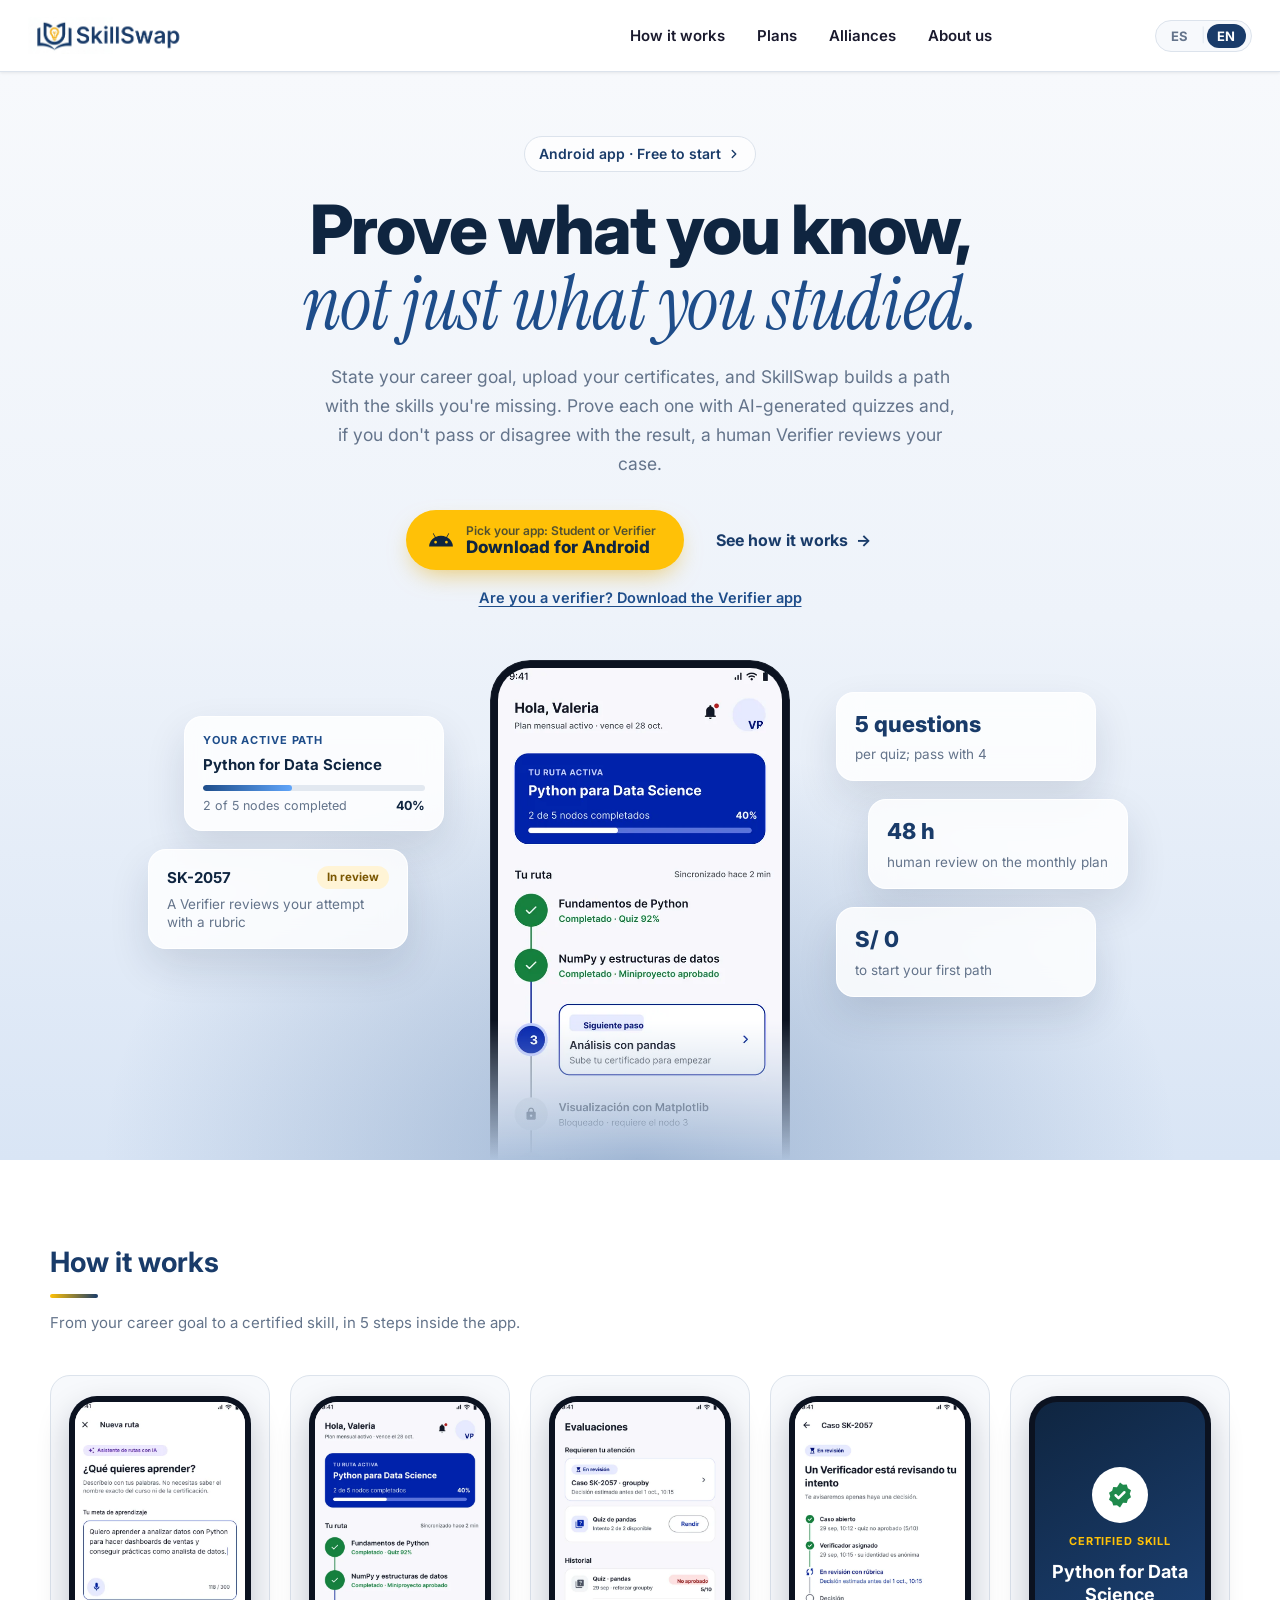
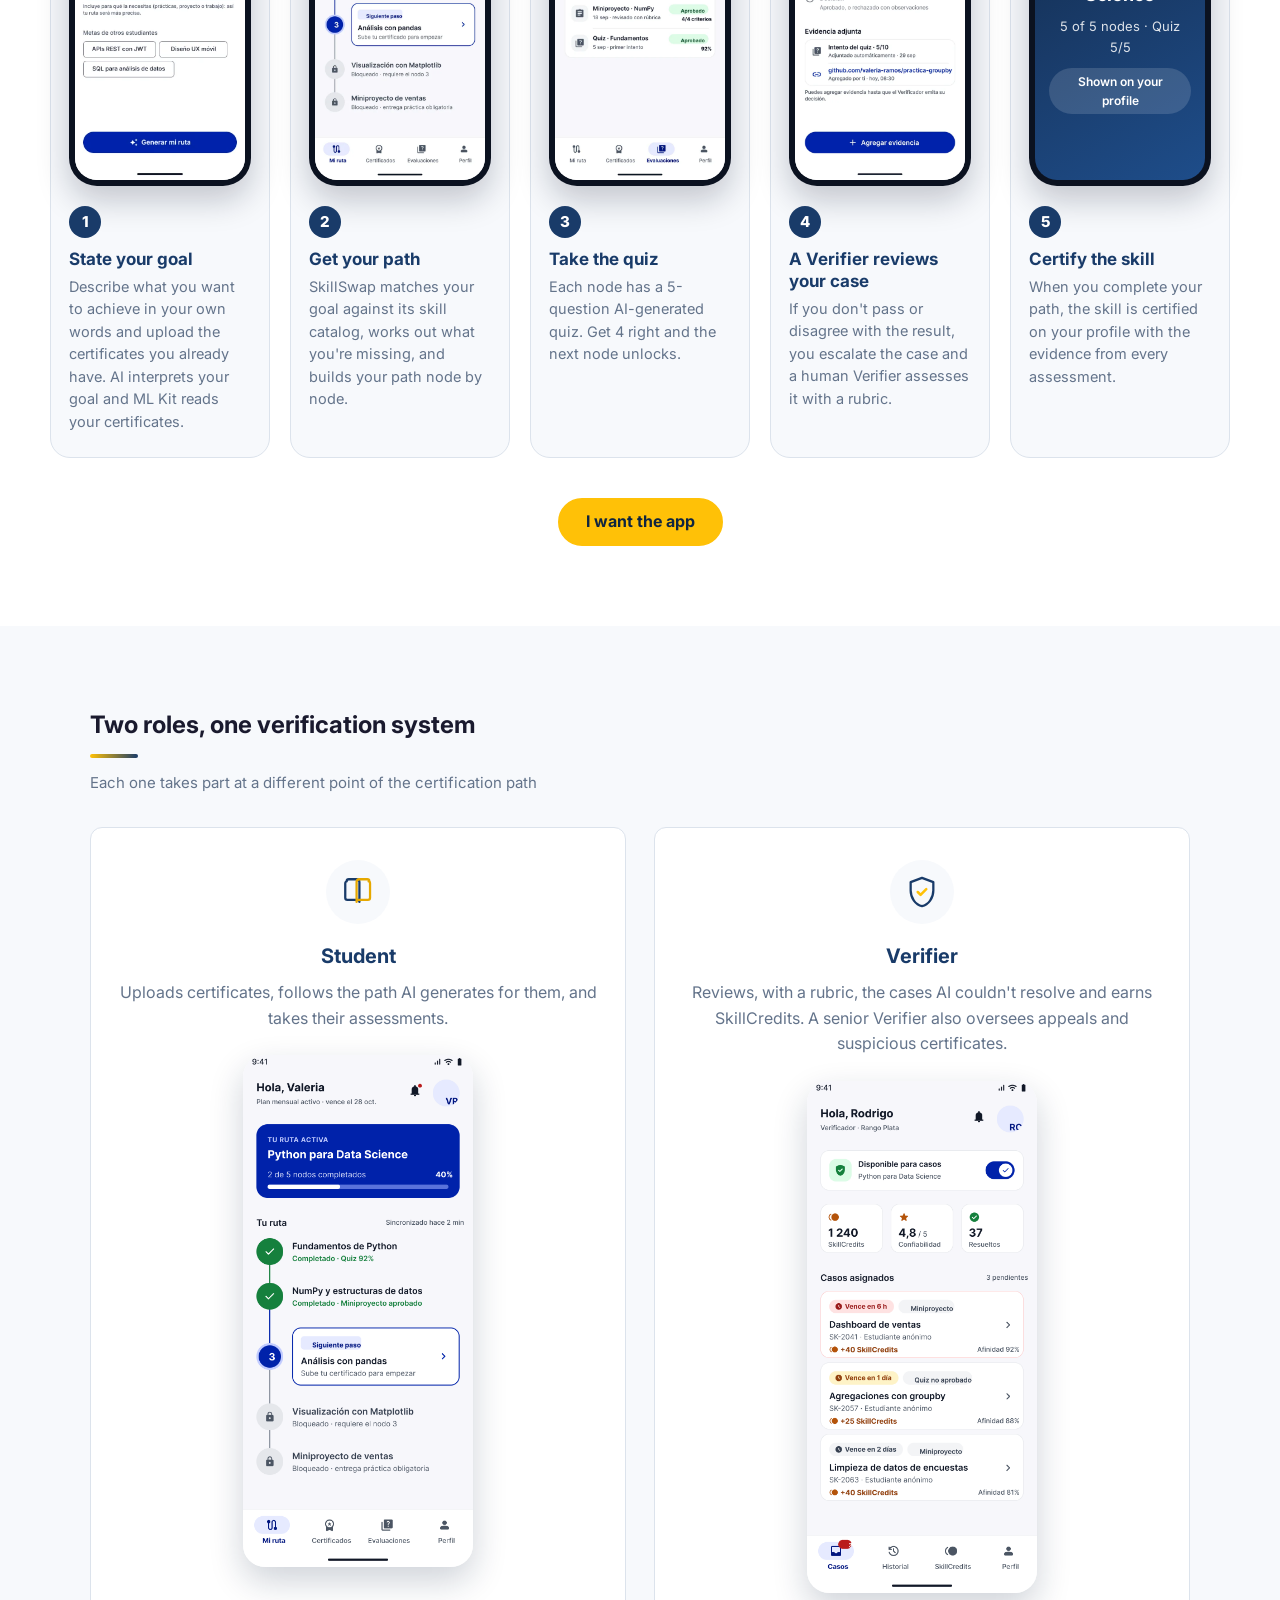
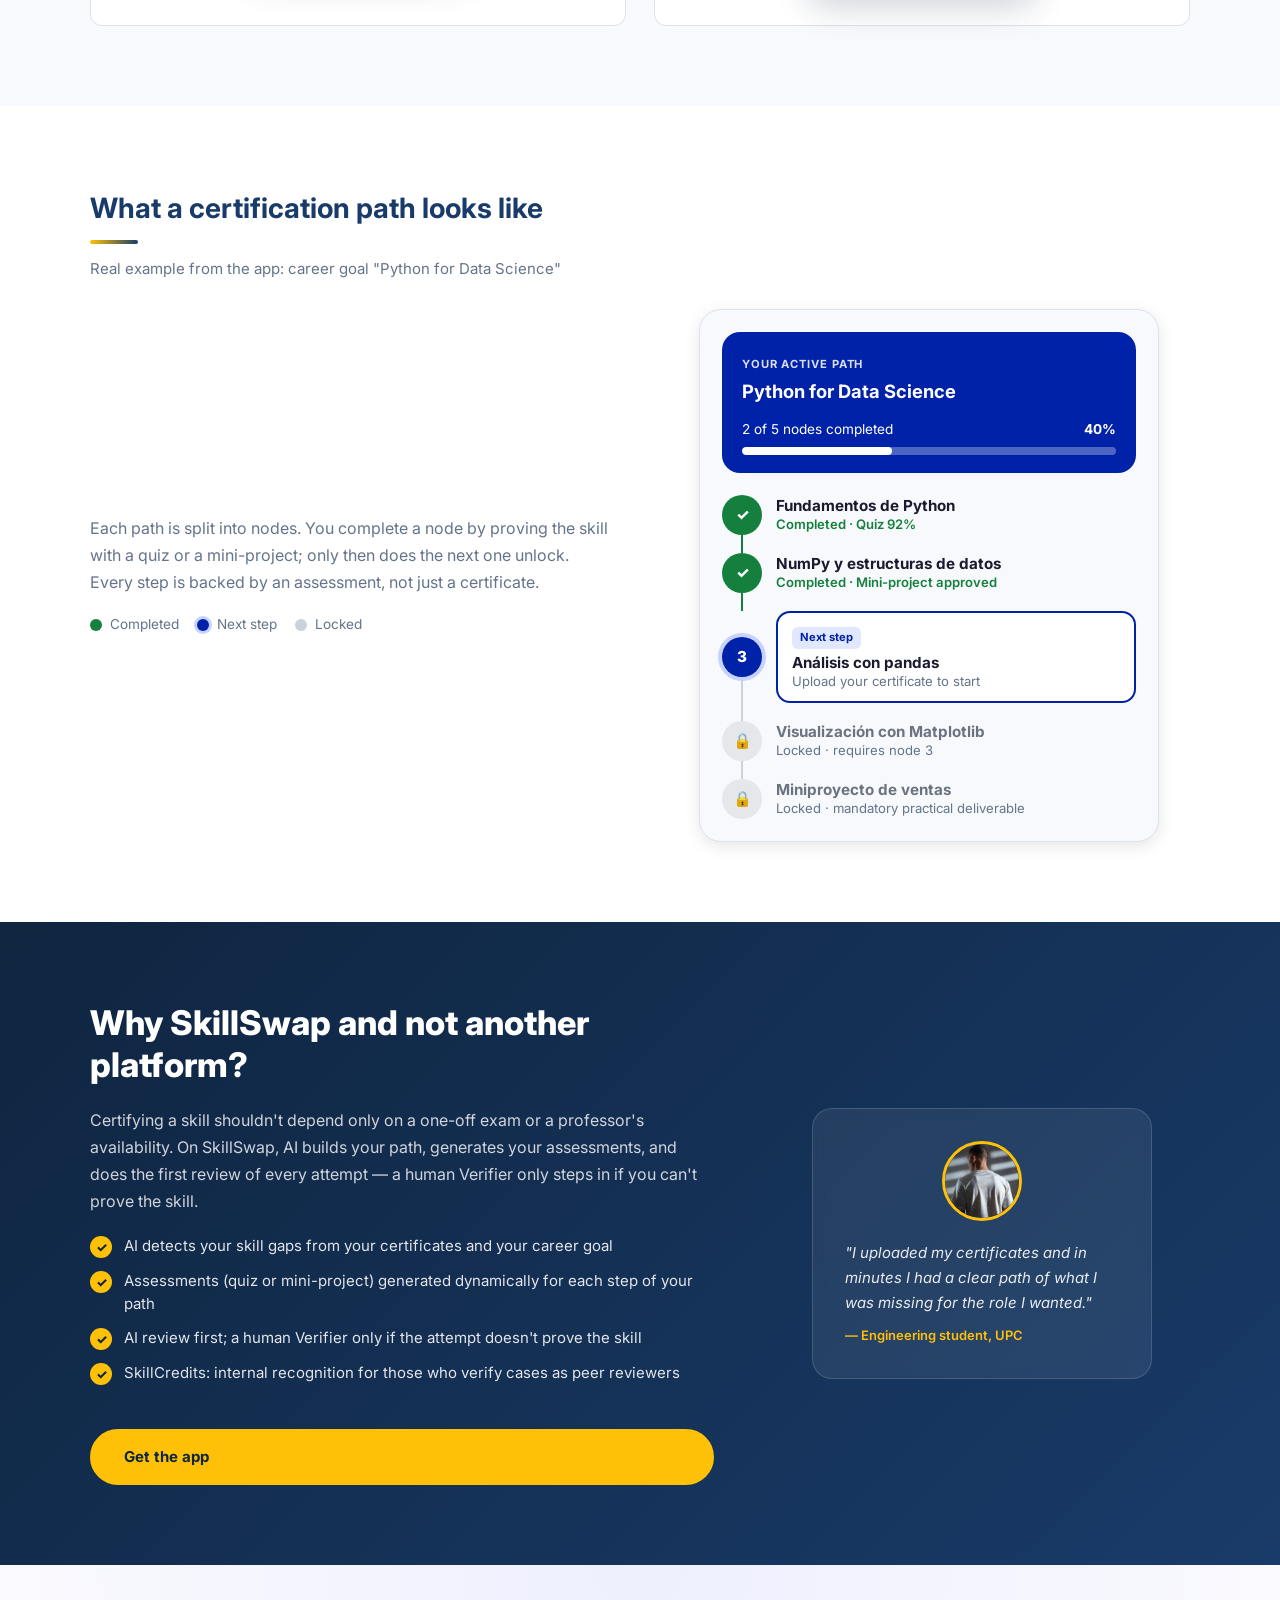
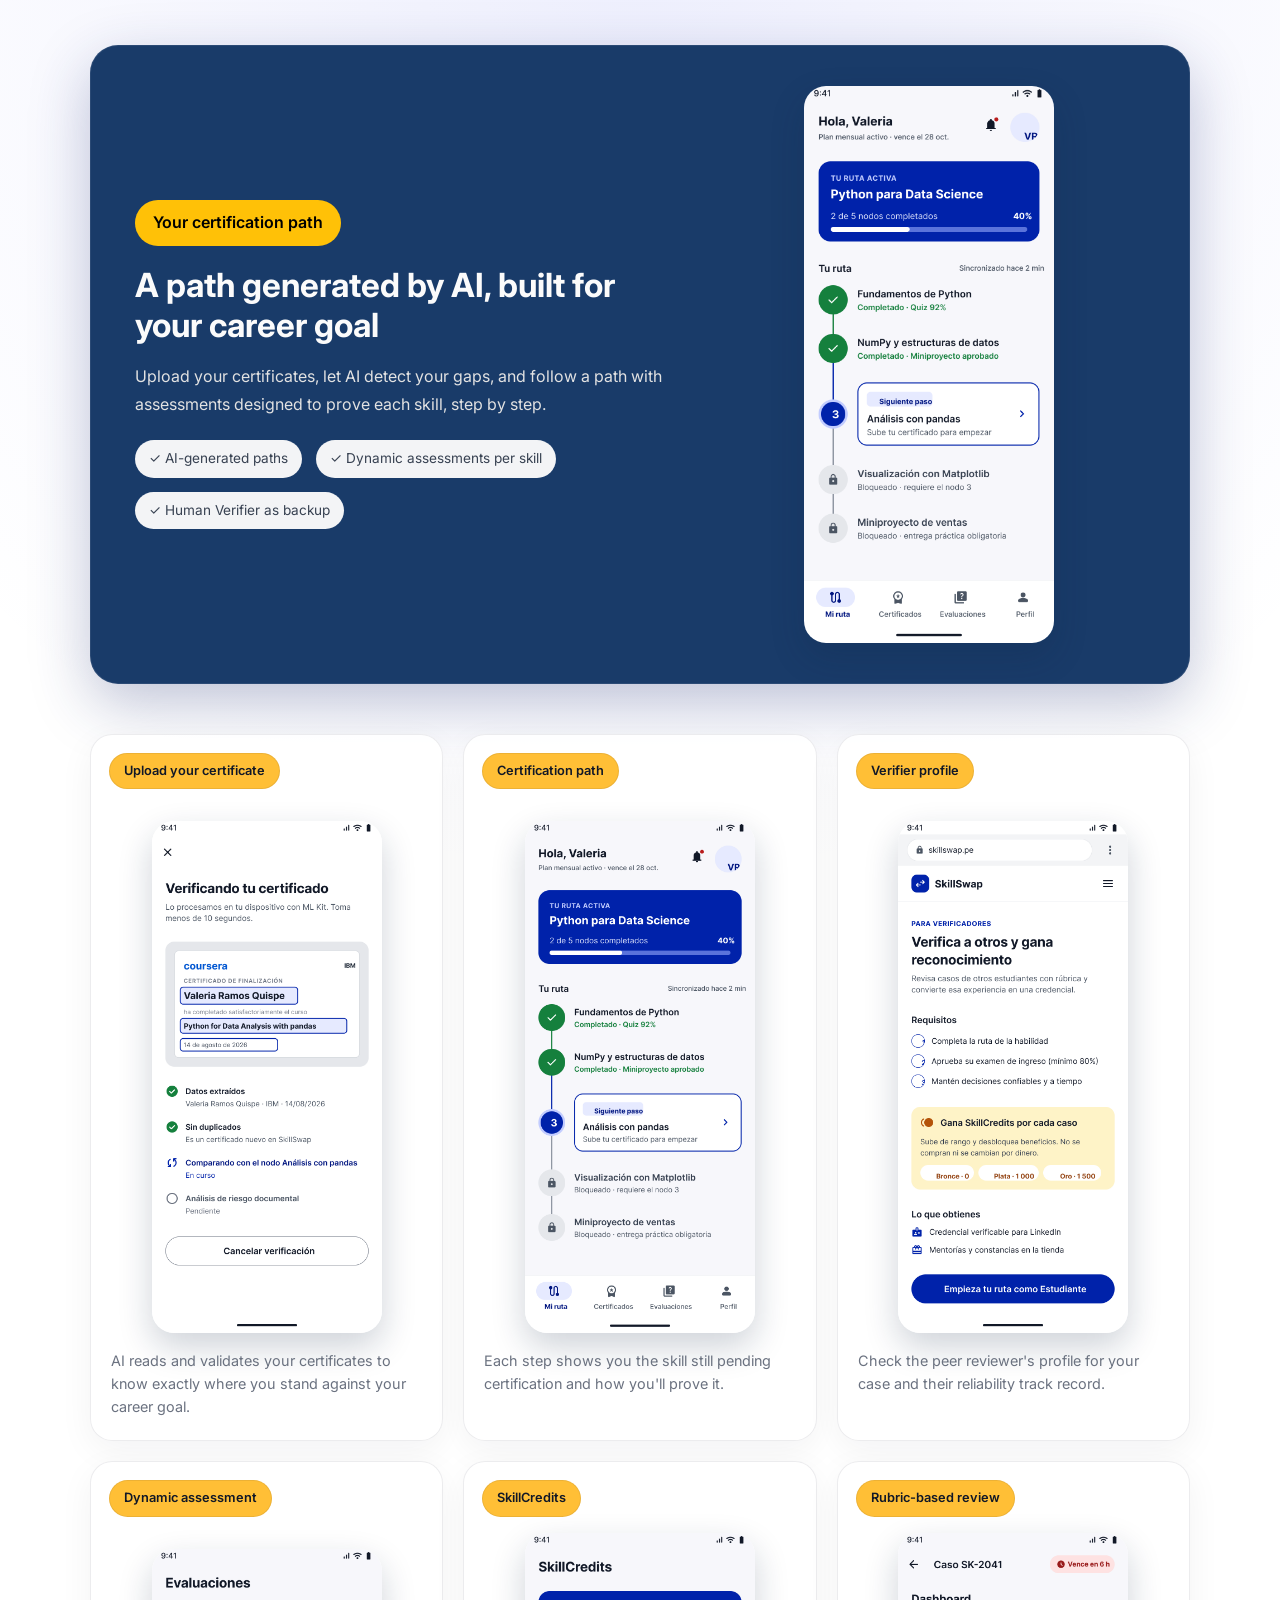
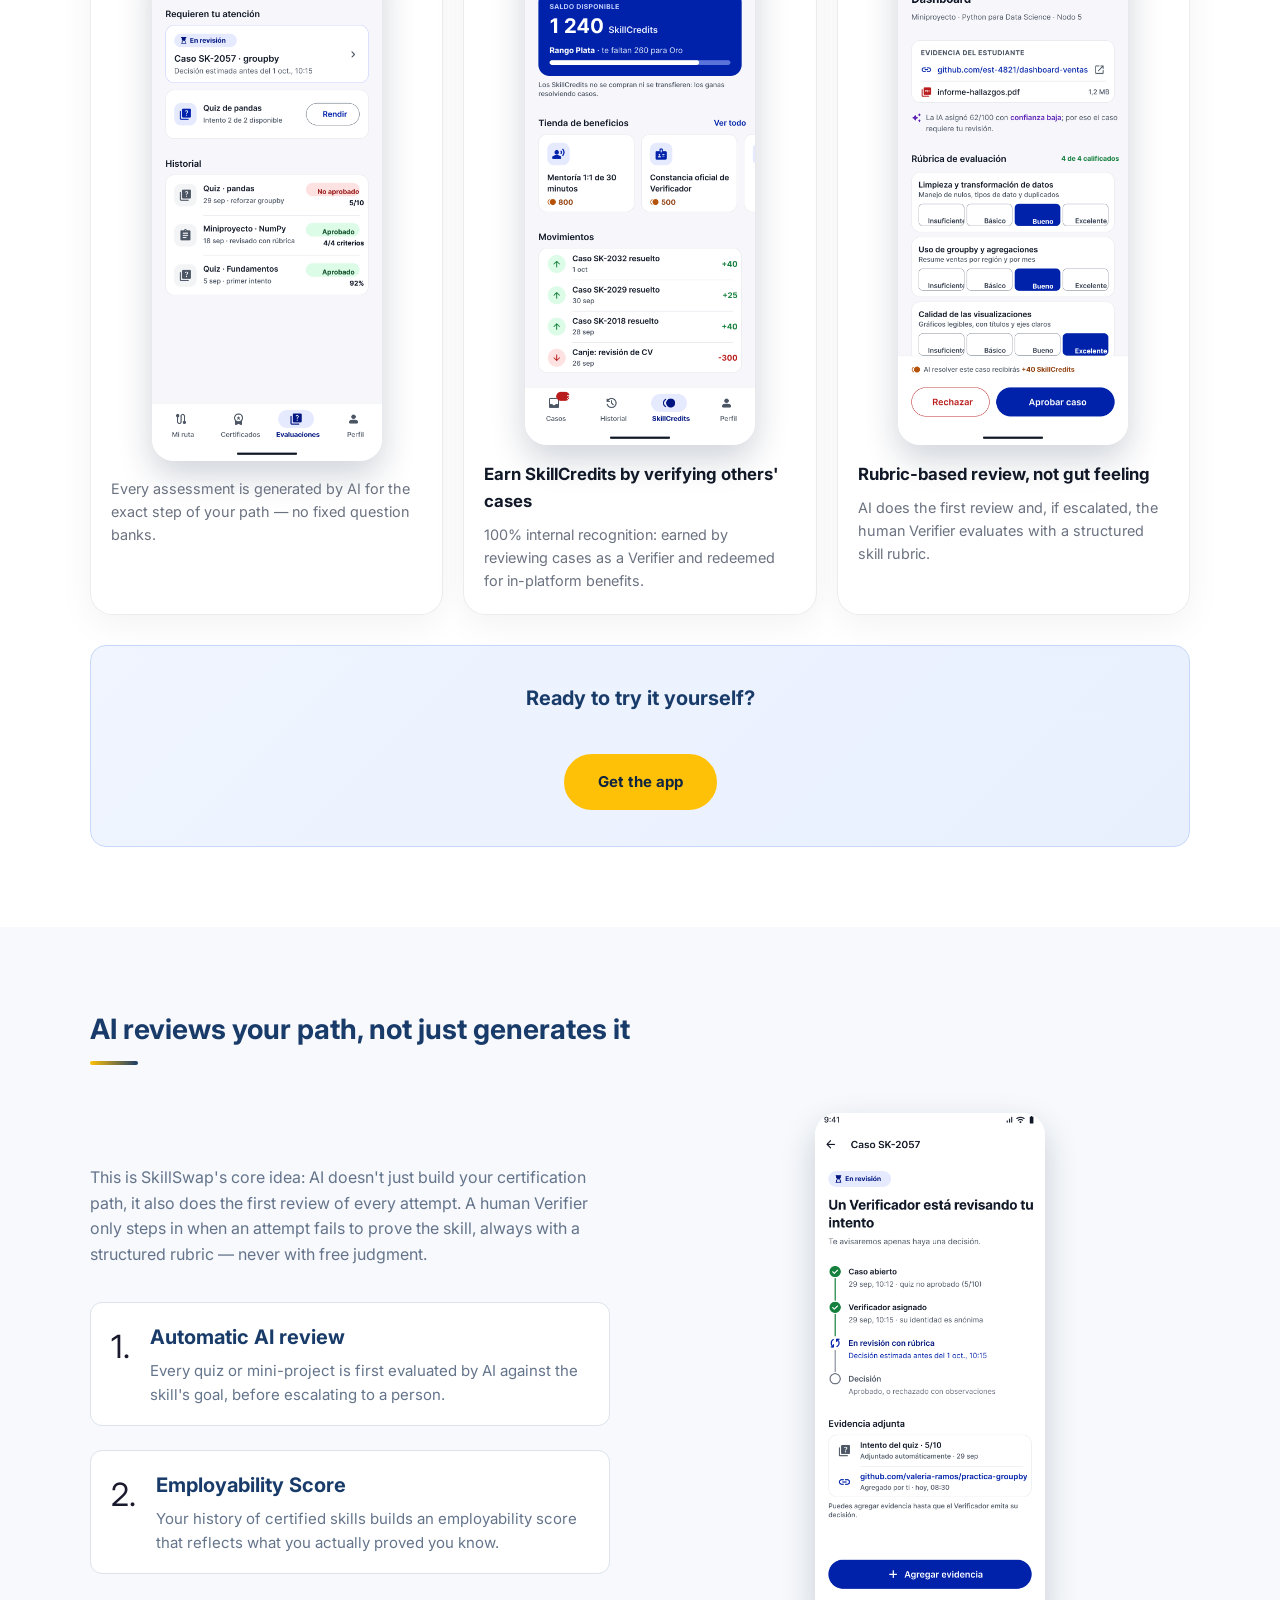
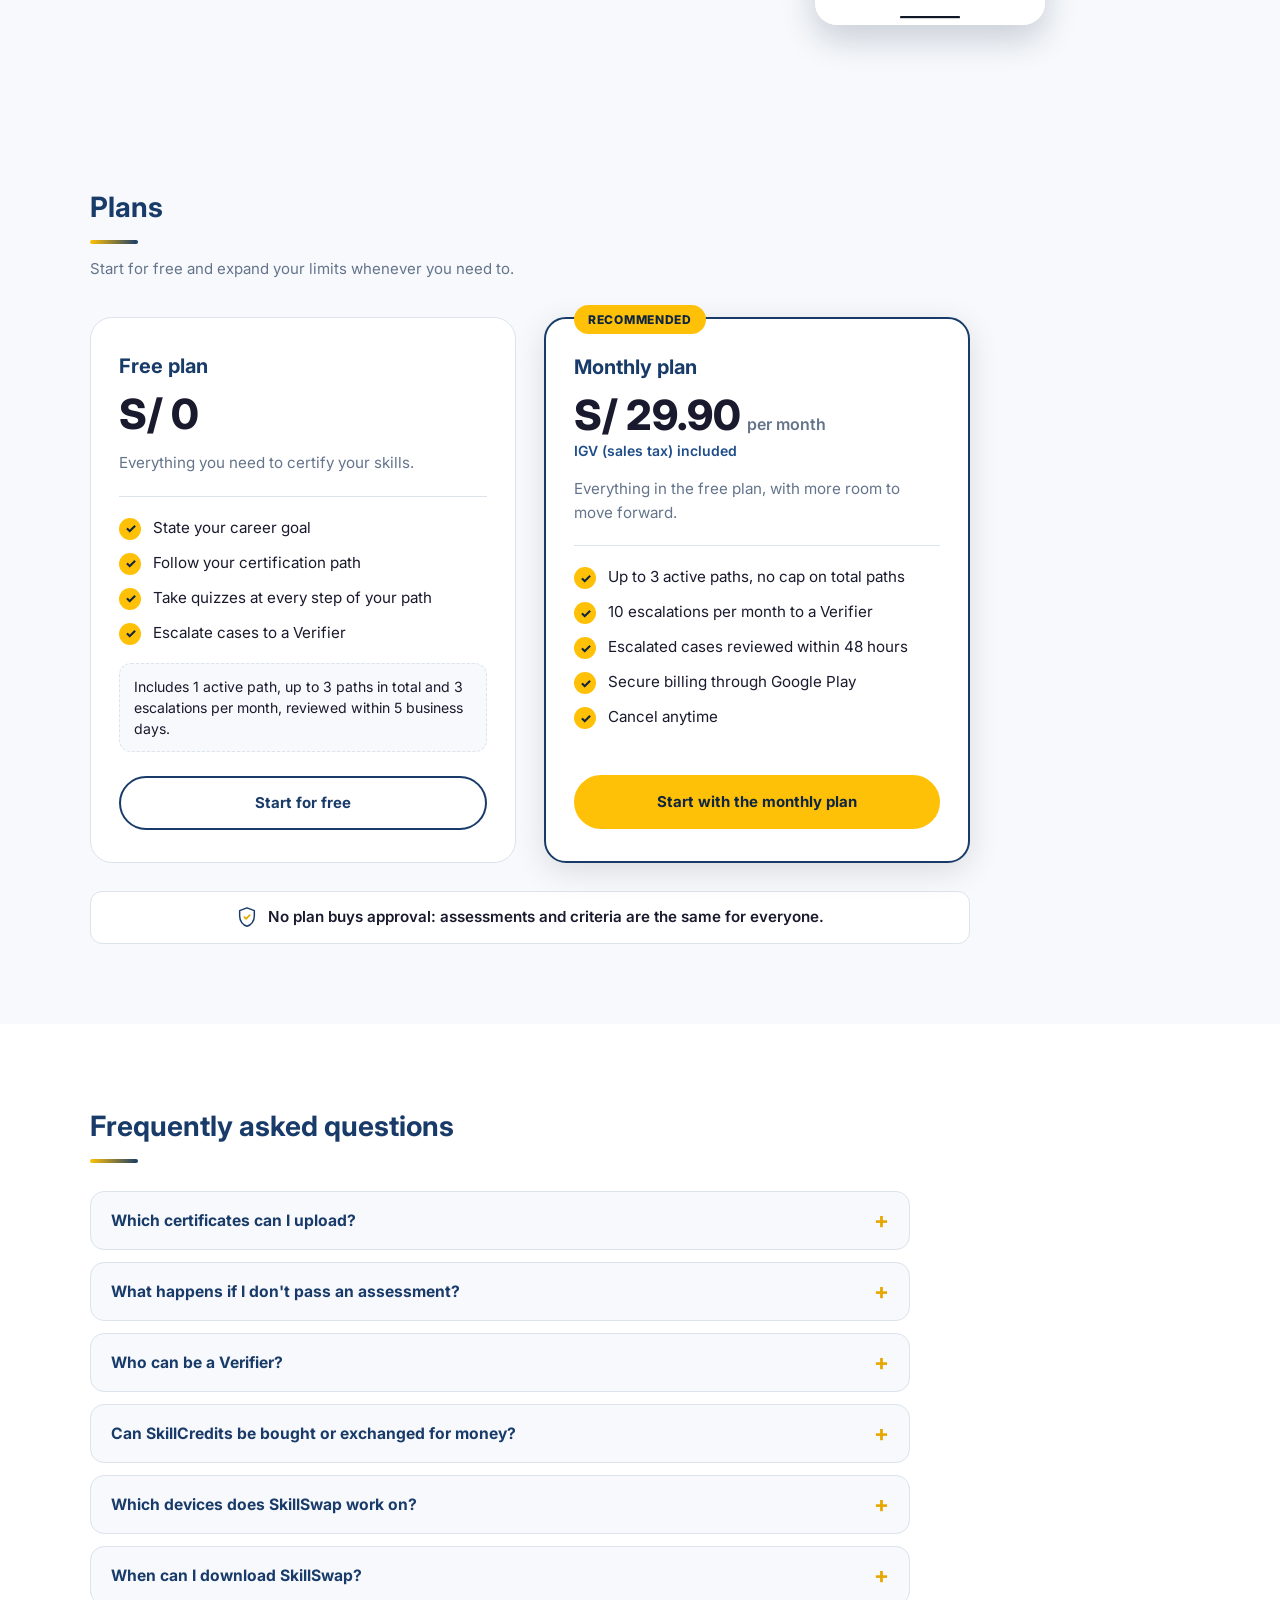
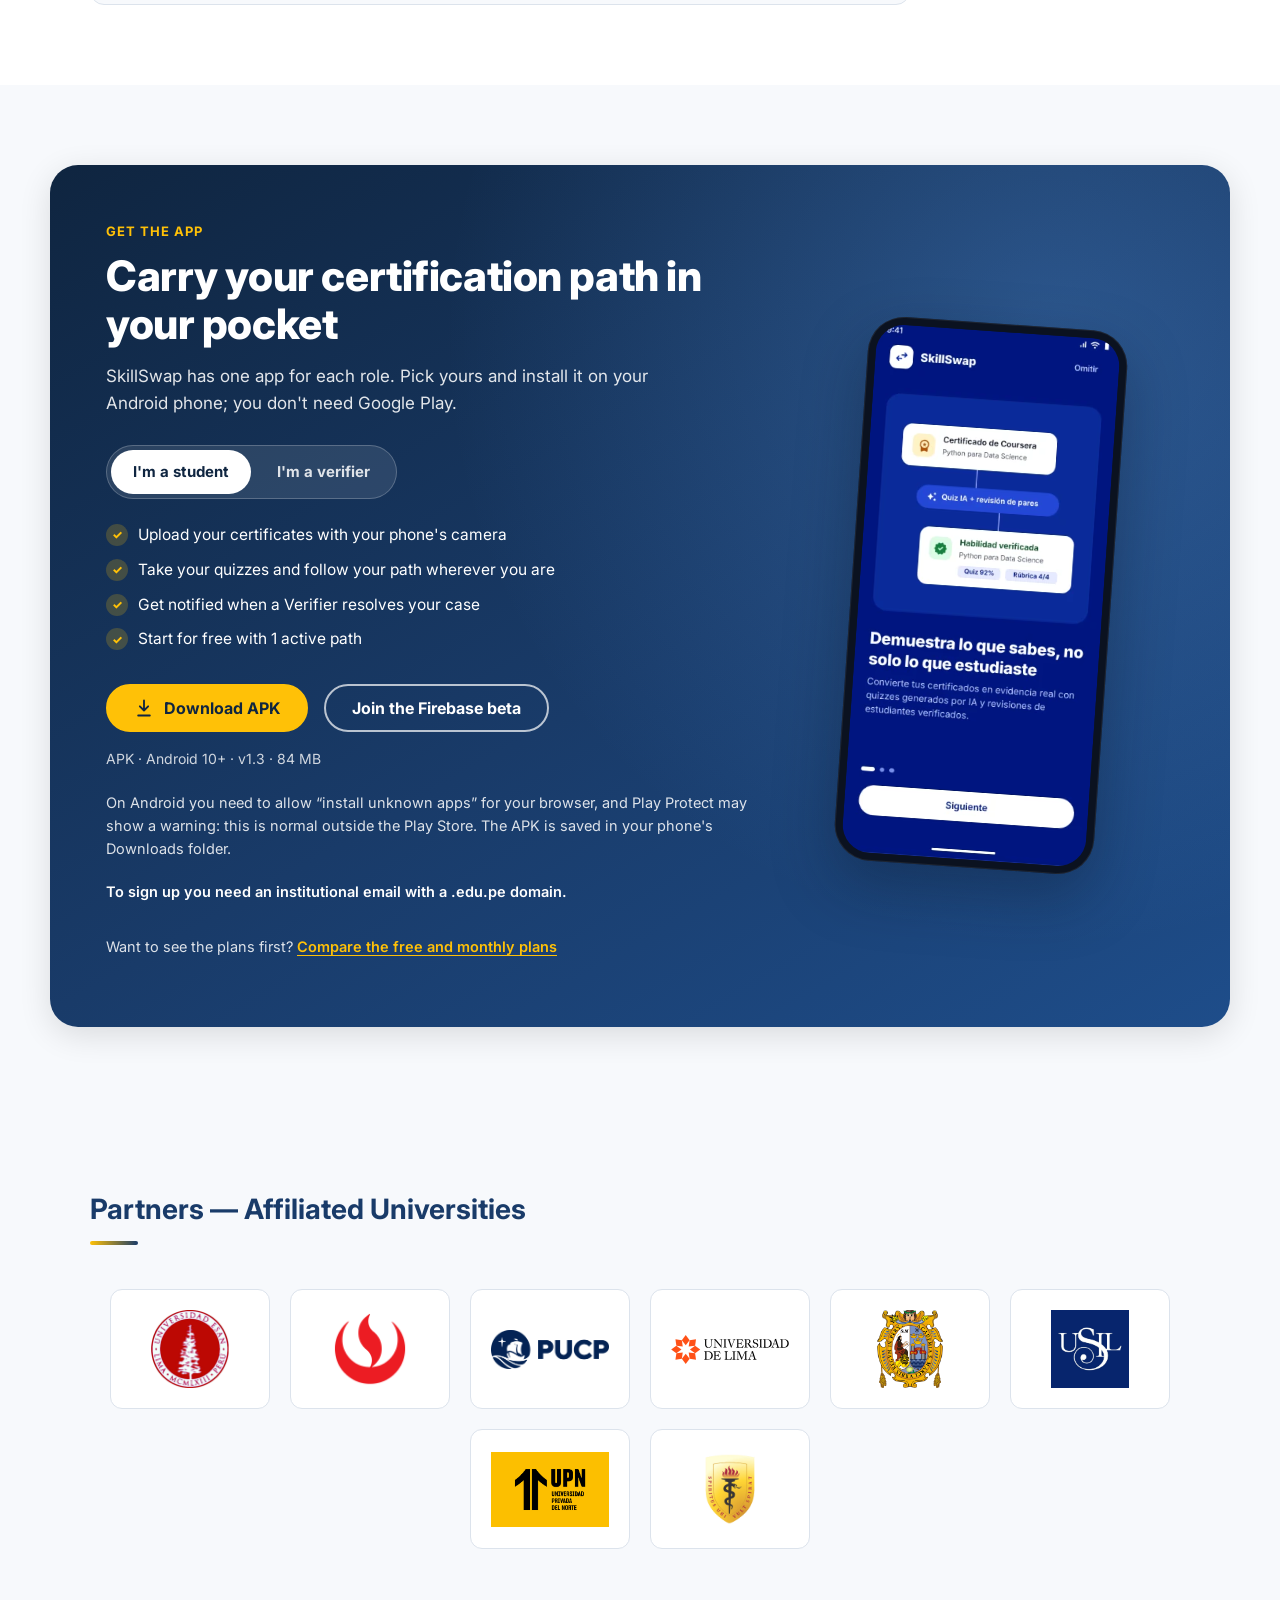
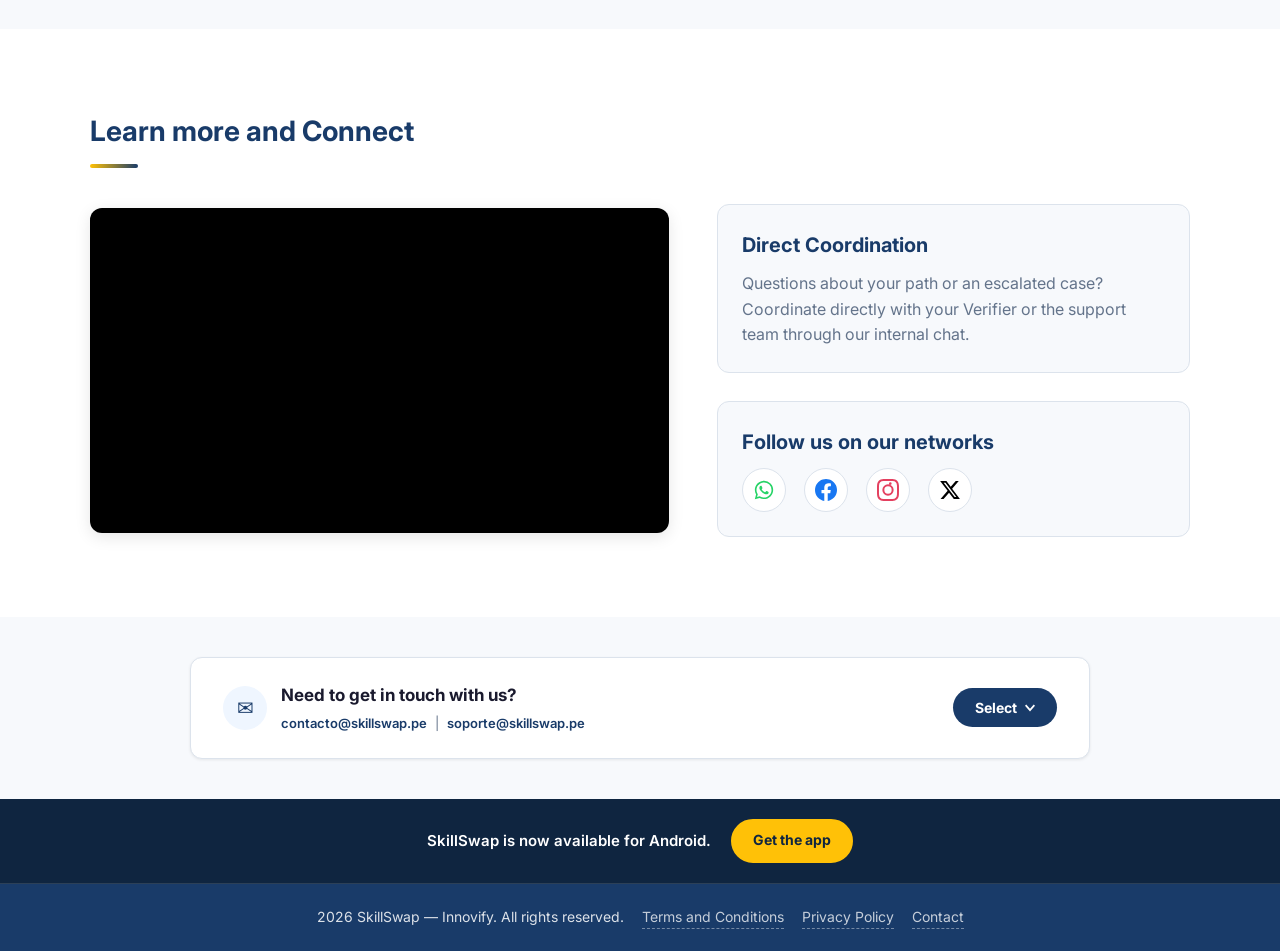
<file: index.html>
<!DOCTYPE html>
<html lang="en-US">
  <head>
    <meta charset="UTF-8" />
    <meta name="viewport" content="width=device-width, initial-scale=1.0" />

    <!-- ── SEO Meta Tags ── -->
    <meta name="description" content="SkillSwap is the Android app that certifies your skills: state your goal, upload your certificates, follow your path, and take AI-generated quizzes. Free to start on Android." />
    <meta name="keywords" content="verificación de habilidades, inteligencia artificial, certificaciones, ruta de aprendizaje, estudiantes universitarios, SkillSwap, Perú, empleabilidad" />
    <meta name="author" content="Innovify" />

    <!-- ── SEO Bilingüe: hreflang (US35) ── -->
    <link rel="alternate" hreflang="es-419" href="index.html" />
    <link rel="alternate" hreflang="en-US" href="index.html" />
    <link rel="alternate" hreflang="x-default" href="index.html" />

    <link rel="stylesheet" href="https://fonts.googleapis.com/css2?family=Instrument+Serif:ital@1&display=swap" />
    <link rel="stylesheet" href="assets/styles/index_stylesheet.css" />
    <link rel="stylesheet" href="assets/styles/screenshots_stylesheet.css" />
    <link rel="stylesheet" href="assets/styles/a11y.css" />
    <link rel="stylesheet" href="assets/styles/app_landing_stylesheet.css" />
    <link rel="icon" href="favicon.ico" type="image/x-icon" />
    <script src="assets/scripts/i18n-init.js"></script>
    <title>SkillSwap | AI-Powered Skill Verification</title>
  </head>
  <body>
    <a class="skip-link" href="#contenido-principal" data-i18n="skip-link">Skip to content</a>

    <!-- ═══════════════════════════════════════ NAV ═══════════════════════════════════════ -->
    <nav class="barra-navegacion">

      <!-- Botón menú hamburguesa -->
      <button type="button" class="menu-hamburguesa" id="btn-menu" aria-label="Abrir menú" aria-expanded="false" aria-controls="menu-principal">
        <span></span>
        <span></span>
        <span></span>
      </button>

      <!-- Logo -->
      <div class="logo">
        <a href="index.html">
          <img src="assets/images/SkillSwap_logo.png" alt="SkillSwap — inicio" />
        </a>
      </div>

      <!-- CTA de descarga visible en móvil (fuera del menú) -->
      <a href="#descarga" class="nav-cta-movil" data-i18n="nav-download-short">Descargar</a>

      <!-- Menú principal -->
      <div class="menu-horizontal" id="menu-principal">
        <ul class="menu-horizontal-opciones">

          <li><a href="#como-funciona" data-i18n="nav-como-funciona">Cómo funciona</a></li>
          <li><a href="#seccion-planes" data-i18n="nav-planes">Planes</a></li>
          <li><a href="sites/partnerships.html"   data-i18n="nav-alianzas">Alianzas</a></li>
          <li><a href="sites/aboutUs.html" data-i18n="nav-sobre-nosotros">Sobre nosotros</a></li>

          <li class="nav-cta-item">
            <a href="#descarga" class="nav-cta-descarga" data-i18n="nav-download">Descarga la app</a>
          </li>

          <!-- ── Selector de Idioma (US35) ── -->
          <li class="lang-switcher-item">
            <div class="lang-switcher" role="group" aria-label="Seleccionar idioma">
              <button class="lang-btn"        data-lang="es" onclick="applyLanguage('es')" aria-label="Español">ES</button>
              <span class="lang-divider">|</span>
              <button class="lang-btn active" data-lang="en" onclick="applyLanguage('en')" aria-label="English">EN</button>
            </div>
          </li>

        </ul>
      </div>
    </nav>

    <div id="contenido-principal" tabindex="-1"></div>

    <!-- ═══════════════════════════════════════ SECCIÓN 1 — HERO ═══════════════════════════════════════ -->
    <section class="hero-app" aria-labelledby="hero-titulo">
      <div class="hero-app-contenido">

        <a class="hero-app-badge" href="#descarga">
          <span data-i18n="hero-badge">App para Android · Gratis para empezar</span>
          <svg width="14" height="14" viewBox="0 0 24 24" fill="none" aria-hidden="true" focusable="false"><path d="M9 6l6 6-6 6" stroke="currentColor" stroke-width="2.4" stroke-linecap="round" stroke-linejoin="round"/></svg>
        </a>
        <h1 class="hero-app-titulo" id="hero-titulo">
          <span data-i18n="hero-title-a">Demuestra lo que sabes,</span>
          <em data-i18n="hero-title-b">no solo lo que estudiaste.</em>
        </h1>
        <p class="hero-app-subtitulo" data-i18n="hero-subtitle">Declara tu meta profesional, sube tus certificados y SkillSwap arma tu ruta con las habilidades que te faltan. Demuestra cada una con quizzes generados por IA y, si no apruebas o no estás de acuerdo con el resultado, un Verificador humano revisa tu caso.</p>

        <div class="hero-app-ctas">
          <a href="#descarga" class="btn-hero" aria-label="Ir a la descarga: elige la app de estudiante o la de verificador" data-i18n-aria="hero-btn-aria">
            <svg class="btn-hero-icono" width="26" height="26" viewBox="0 0 24 24" fill="currentColor" aria-hidden="true" focusable="false"><path d="M17.6 9.48l1.84-3.18a.38.38 0 00-.66-.38l-1.87 3.23a11.4 11.4 0 00-9.82 0L5.22 5.92a.38.38 0 00-.66.38L6.4 9.48A10.8 10.8 0 001 18h22a10.8 10.8 0 00-5.4-8.52zM7 15.25a1.25 1.25 0 110-2.5 1.25 1.25 0 010 2.5zm10 0a1.25 1.25 0 110-2.5 1.25 1.25 0 010 2.5z"/></svg>
            <span class="btn-hero-textos">
              <small data-i18n="hero-note">Elige tu app: Estudiante o Verificador</small>
              <span data-i18n="hero-btn">Descargar para Android</span>
            </span>
          </a>
          <a href="#como-funciona" class="hero-app-enlace">
            <span data-i18n="hero-btn-sec">Ver cómo funciona</span>
            <span aria-hidden="true">→</span>
          </a>
        </div>
        <p class="hero-app-verificador">
          <a href="#descarga" data-app-link="verifier-apk" download data-i18n="hero-verifier-link">¿Eres verificador? Descarga la app del Verificador</a>
        </p>

        <div class="hero-app-escena">
          <div class="hero-flotantes hero-flotantes-izq" aria-hidden="true">
            <div class="hero-flotante">
              <small data-i18n="route-active">TU RUTA ACTIVA</small>
              <strong data-i18n="route-goal">Python para Data Science</strong>
              <span class="hero-flotante-barra"><span style="width: 40%"></span></span>
              <span class="hero-flotante-pie"><span data-i18n="route-progress">2 de 5 nodos completados</span><b>40%</b></span>
            </div>
            <div class="hero-flotante">
              <span class="hero-flotante-fila">
                <strong>SK-2057</strong>
                <span class="hero-chip" data-i18n="hero-case-status">En revisión</span>
              </span>
              <span data-i18n="hero-case-desc">Un Verificador revisa tu intento con rúbrica</span>
            </div>
          </div>

          <figure class="telefono hero-telefono">
            <img src="assets/images/app/app-ruta.webp" width="560" height="1246" alt="Pantalla de la app: ruta activa Python para Data Science con 2 de 5 nodos completados" fetchpriority="high" />
          </figure>

          <ul class="hero-flotantes hero-flotantes-der">
            <li class="hero-flotante hero-dato"><strong data-i18n="stat1-num">5 preguntas</strong><span data-i18n="stat1-label">por quiz; apruebas con 4</span></li>
            <li class="hero-flotante hero-dato"><strong data-i18n="stat2-num">48 h</strong><span data-i18n="stat2-label">revisión humana con el plan mensual</span></li>
            <li class="hero-flotante hero-dato"><strong data-i18n="stat3-num">S/ 0</strong><span data-i18n="stat3-label">para empezar tu primera ruta</span></li>
          </ul>
        </div>

      </div>
    </section>

    <!-- ═══════════════════════════════════════ SECCIÓN 2 — SOBRE NOSOTROS / CÓMO FUNCIONA ═══════════════════════════════════════ -->
    <section class="seccion-flujo" id="como-funciona" aria-labelledby="flujo-titulo">
      <div class="titulo-seccion">
        <h2 class="nosotros-titulo" id="flujo-titulo" data-i18n="flow-title">Cómo funciona</h2>
        <div class="titulo-decorador"></div>
        <p class="seccion-subtitulo" data-i18n="flow-subtitle">De tu meta profesional a una habilidad certificada, en 5 pasos dentro de la app.</p>
      </div>

      <ol class="flujo-pasos" tabindex="0" aria-labelledby="flujo-titulo">
        <li class="flujo-paso">
          <figure class="telefono telefono-sm">
            <img src="assets/images/app/app-meta.webp" width="310" height="672" loading="lazy" alt="Pantalla Nueva ruta: el estudiante escribe su meta de aprendizaje y pulsa Generar mi ruta" />
          </figure>
          <span class="flujo-num" aria-hidden="true">1</span>
          <h3 data-i18n="flow1-title">Declara tu meta</h3>
          <p data-i18n="flow1-desc">Escribe con tus palabras qué quieres lograr y sube los certificados que ya tienes. La IA interpreta tu meta y ML Kit lee tus certificados.</p>
        </li>
        <li class="flujo-paso">
          <figure class="telefono telefono-sm">
            <img src="assets/images/app/app-ruta.webp" width="560" height="1246" loading="lazy" alt="Pantalla Mi ruta: nodos completados, siguiente paso y nodos bloqueados" />
          </figure>
          <span class="flujo-num" aria-hidden="true">2</span>
          <h3 data-i18n="flow2-title">Recibe tu ruta</h3>
          <p data-i18n="flow2-desc">SkillSwap compara tu meta con su catálogo de habilidades, calcula qué te falta y arma tu ruta nodo por nodo.</p>
        </li>
        <li class="flujo-paso">
          <figure class="telefono telefono-sm">
            <img src="assets/images/app/app-quiz.webp" width="560" height="1246" loading="lazy" alt="Pantalla Evaluaciones: quizzes pendientes e historial de intentos" />
          </figure>
          <span class="flujo-num" aria-hidden="true">3</span>
          <h3 data-i18n="flow3-title">Rinde el quiz</h3>
          <p data-i18n="flow3-desc">Cada nodo tiene un quiz de 5 preguntas generado por IA. Con 4 respuestas correctas, desbloqueas el siguiente.</p>
        </li>
        <li class="flujo-paso">
          <figure class="telefono telefono-sm">
            <img src="assets/images/app/app-revision-verificador.webp" width="560" height="1246" loading="lazy" alt="Pantalla de seguimiento de caso: un Verificador está revisando el intento con rúbrica" />
          </figure>
          <span class="flujo-num" aria-hidden="true">4</span>
          <h3 data-i18n="flow4-title">Un Verificador revisa tu caso</h3>
          <p data-i18n="flow4-desc">Si no apruebas o no estás de acuerdo con el resultado, escalas el caso y un Verificador humano lo evalúa con una rúbrica.</p>
        </li>
        <li class="flujo-paso">
          <figure class="telefono telefono-sm">
            <div class="credencial">
              <span class="credencial-icono" aria-hidden="true">
                <svg width="30" height="30" viewBox="0 0 24 24" fill="none"><path d="M12 2l2.4 1.8 3-.2.9 2.9 2.5 1.7-1 2.8 1 2.8-2.5 1.7-.9 2.9-3-.2L12 22l-2.4-1.8-3 .2-.9-2.9-2.5-1.7 1-2.8-1-2.8 2.5-1.7.9-2.9 3 .2L12 2z" fill="#1f8a4c"/><path d="M8.5 12.2l2.3 2.3 4.7-4.7" stroke="#fff" stroke-width="2" stroke-linecap="round" stroke-linejoin="round"/></svg>
              </span>
              <span class="credencial-etiqueta" data-i18n="flow5-card-label">Habilidad certificada</span>
              <strong class="credencial-nombre" data-i18n="route-goal">Python para Data Science</strong>
              <span class="credencial-detalle" data-i18n="flow5-card-detail">5 de 5 nodos · Quiz 5/5</span>
              <span class="credencial-chip" data-i18n="flow5-card-chip">Visible en tu perfil</span>
            </div>
          </figure>
          <span class="flujo-num" aria-hidden="true">5</span>
          <h3 data-i18n="flow5-title">Certifica la habilidad</h3>
          <p data-i18n="flow5-desc">Al completar tu ruta, la habilidad queda certificada en tu perfil con la evidencia de cada evaluación.</p>
        </li>
      </ol>

      <div class="flujo-cta">
        <a href="#descarga" class="btn-app btn-app-primario" data-i18n="flow-btn">Quiero la app</a>
      </div>
    </section>

    <!-- ═══════════════════════════════════════ SECCIÓN — ROLES ═══════════════════════════════════════ -->
<section class="seccion-roles">
  <div class="titulo-seccion">
    <h2 class="roles-titulo" data-i18n="roles-title">Dos roles, un mismo sistema de verificación</h2>
    <div class="titulo-decorador"></div>
    <p class="seccion-subtitulo" data-i18n="roles-subtitle">Cada uno participa en un punto distinto de la ruta de certificación</p>
  </div>

  <div class="roles-grid">
  <div class="rol-card">
    <div class="rol-icono">
      <svg width="34" height="34" viewBox="0 0 24 24" fill="none" xmlns="http://www.w3.org/2000/svg"><path d="M4 4.5C4 3.67 4.67 3 5.5 3H11a2 2 0 0 1 2 2v14a1.5 1.5 0 0 0-1.5-1.5H4.5A1.5 1.5 0 0 1 3 16V6c0-.83.67-1.5 1-1.5z" stroke="var(--primary-color)" stroke-width="1.6" stroke-linejoin="round"/><path d="M20 4.5c0-.83-.67-1.5-1.5-1.5H13a2 2 0 0 0-2 2v14a1.5 1.5 0 0 1 1.5-1.5h6.5a1.5 1.5 0 0 0 1.5-1.5V6c0-.83-.33-1.5-1-1.5z" stroke="var(--secondary-dark)" stroke-width="1.6" stroke-linejoin="round"/></svg>
    </div>
    <h3 data-i18n="rol-learner-title">Estudiante</h3>
    <p data-i18n="rol-learner-desc">Sube certificados, sigue la ruta que la IA genera para él y rinde sus evaluaciones.</p>
    <div class="rol-dashboard-preview">
       <img src="assets/images/UX-movil-dashboard-rutas.png" alt="Inicio del Estudiante: ruta activa Python para Data Science con 2 de 5 nodos completados" width="824" height="1834" loading="lazy" />
    </div>
    
  </div>

    <div class="rol-card">
    <div class="rol-icono">
      <svg width="34" height="34" viewBox="0 0 24 24" fill="none" xmlns="http://www.w3.org/2000/svg"><path d="M12 2L4 5v6c0 5.25 3.4 10.14 8 11 4.6-.86 8-5.75 8-11V5l-8-3z" stroke="var(--primary-color)" stroke-width="1.6" stroke-linejoin="round"/><path d="M9 12l2 2 4-4" stroke="var(--secondary-color)" stroke-width="1.8" stroke-linecap="round" stroke-linejoin="round"/></svg>
    </div>
    <h3 data-i18n="rol-tutor-title">Verificador</h3>
    <p data-i18n="rol-tutor-desc">Revisa con rúbrica los casos que la IA no logró resolver y gana SkillCredits. Un Verificador senior, además, supervisa las apelaciones y los certificados sospechosos.</p>
    <div class="rol-dashboard-preview">
       <img src="assets/images/UX-movil-interfaz.png" alt="Inicio del Verificador: casos asignados, SkillCredits y confiabilidad" width="824" height="1834" loading="lazy" />
    </div>
  </div>
</div>
</section>

    <!-- ═══════════════════════════════════════ SECCIÓN — EJEMPLO DE RUTA ═══════════════════════════════════════ -->
    <section class="seccion-ruta" id="seccion-ruta">
      <div class="titulo-seccion">
        <h2 class="nosotros-titulo" data-i18n="route-title">Así se ve una ruta de certificación</h2>
        <div class="titulo-decorador"></div>
        <p class="seccion-subtitulo" data-i18n="route-subtitle">Ejemplo real de la app: meta profesional "Python para Data Science"</p>
      </div>

      <div class="ruta-layout">
        <div class="ruta-intro">
          <p data-i18n="route-desc">Cada ruta se divide en nodos. Completas un nodo demostrando la habilidad con un quiz o un miniproyecto; recién ahí se desbloquea el siguiente. Así cada paso queda respaldado por una evaluación, no solo por un certificado.</p>
          <ul class="ruta-leyenda">
            <li><span class="ruta-punto hecho"></span><span data-i18n="route-legend-done">Completado</span></li>
            <li><span class="ruta-punto actual"></span><span data-i18n="route-legend-current">Siguiente paso</span></li>
            <li><span class="ruta-punto bloqueado"></span><span data-i18n="route-legend-locked">Bloqueado</span></li>
          </ul>
        </div>

        <div class="ruta-card" role="group" aria-label="Ejemplo de ruta: Python para Data Science">
          <div class="ruta-resumen">
            <small data-i18n="route-active">TU RUTA ACTIVA</small>
            <strong data-i18n="route-goal">Python para Data Science</strong>
            <div class="ruta-progreso-txt"><span data-i18n="route-progress">2 de 5 nodos completados</span><b>40%</b></div>
            <div class="ruta-barra"><span></span></div>
          </div>

          <ol class="ruta-nodos">
            <li class="ruta-nodo hecho">
              <span class="ruta-icono">✓</span>
              <div><h4>Fundamentos de Python</h4><p data-i18n="route-n1">Completado · Quiz 92%</p></div>
            </li>
            <li class="ruta-nodo hecho">
              <span class="ruta-icono">✓</span>
              <div><h4>NumPy y estructuras de datos</h4><p data-i18n="route-n2">Completado · Miniproyecto aprobado</p></div>
            </li>
            <li class="ruta-nodo actual">
              <span class="ruta-icono">3</span>
              <div class="ruta-nodo-caja"><span class="ruta-etiqueta" data-i18n="route-next">Siguiente paso</span><h4>Análisis con pandas</h4><p data-i18n="route-n3">Sube tu certificado para empezar</p></div>
            </li>
            <li class="ruta-nodo bloqueado">
              <span class="ruta-icono">🔒</span>
              <div><h4>Visualización con Matplotlib</h4><p data-i18n="route-n4">Bloqueado · requiere el nodo 3</p></div>
            </li>
            <li class="ruta-nodo bloqueado">
              <span class="ruta-icono">🔒</span>
              <div><h4>Miniproyecto de ventas</h4><p data-i18n="route-n5">Bloqueado · entrega práctica obligatoria</p></div>
            </li>
          </ol>
        </div>
      </div>
    </section>

    <!-- ═══════════════════════════════════════ SECCIÓN — PITCH / VALOR ═══════════════════════════════════════ -->
    <section class="seccion-pitch">
      <div class="pitch-contenido">
        <div class="pitch-texto">
          <h2 data-i18n="pitch-title">¿Por qué SkillSwap y no otra plataforma?</h2>
          <p data-i18n="pitch-desc">
            Certificar una habilidad no debería depender solo de un examen puntual ni de la disponibilidad de un profesor. En SkillSwap, la IA es quien arma tu ruta, genera tus evaluaciones y hace la primera revisión de cada intento — y si no logras demostrar la habilidad, un Verificador humano especializado entra recién ahí.
          </p>
          <ul class="pitch-lista">
            <li>
              <span class="pitch-check">✓</span>
              <span data-i18n="pitch-item1">La IA detecta tus gaps de habilidad a partir de tus certificados y tu meta profesional</span>
            </li>
            <li>
              <span class="pitch-check">✓</span>
              <span data-i18n="pitch-item2">Evaluaciones (quiz o miniproyecto) generadas dinámicamente para cada paso de tu ruta</span>
            </li>
            <li>
              <span class="pitch-check">✓</span>
              <span data-i18n="pitch-item3">Revisión con IA en primera instancia; Verificador humano solo si el intento no la demuestra</span>
            </li>
            <li>
              <span class="pitch-check">✓</span>
              <span data-i18n="pitch-item4">SkillCredits: reconocimiento interno para quienes verifican casos como par evaluador</span>
            </li>
          </ul>
          <a href="#descarga" class="llamado-accion-boton" data-i18n="pitch-btn">
            Descarga la app
          </a>
        </div>
        <div class="pitch-imagen">
          <div class="pitch-card">
            <img src="assets/images/ima-chico2.png" alt="Estudiante usando SkillSwap" class="pitch-avatar" />
            <div class="pitch-quote">
              <p data-i18n="pitch-quote">"Subí mis certificados y en minutos ya tenía una ruta clara de lo que me faltaba para el puesto que quería."</p>
              <span class="pitch-quote-autor" data-i18n="pitch-quote-author">— Estudiante de Ingeniería, UPC</span>
            </div>
          </div>
        </div>
      </div>
    </section>

    <!-- ═══════════════════════════════════════ SECCIÓN — SCREENSHOTS DE LA APP ═══════════════════════════════════════ -->

    <section class="screenshots-section" id="seccion-screenshots">

      <div class="hero-screenshot-card">

        <div class="hero-text">

          <div class="feature-tag" data-i18n="ss-hero-tag">
            Tu ruta de certificación
          </div>

          <h3 data-i18n="ss-hero-title">
            Una ruta generada por IA, hecha para tu meta profesional
          </h3>

          <p data-i18n="ss-hero-desc">
            Sube tus certificados, deja que la IA detecte tus gaps y sigue
            una ruta con evaluaciones diseñadas para demostrar cada
            habilidad, paso a paso.
          </p>

          <div class="feature-points">

            <span data-i18n="ss-hero-point-1">
              ✓ Rutas generadas por IA
            </span>

            <span data-i18n="ss-hero-point-2">
              ✓ Evaluaciones dinámicas por habilidad
            </span>

            <span data-i18n="ss-hero-point-3">
              ✓ Verificador humano como respaldo
            </span>

          </div>

        </div>

        <div class="hero-screenshot-placeholder">
         <img src="assets/images/UX-movil-dashboard-rutas.png" alt="Ruta de certificación del estudiante en la app SkillSwap" width="824" height="1834" />
        </div>

      </div>

      <div class="screenshots-grid">

        <!-- SEARCH -->
        <div class="screenshot-card-modern">

          <div class="card-badge" data-i18n="ss-search-badge">
            Sube tu certificado
          </div>


          <div class="card-content">
            <img src="assets/images/UX-movil-dashboard-subida-certificados.png" alt="Pantalla de verificación de un certificado subido" width="824" height="1834" loading="lazy" />
            <p data-i18n="ss-search-desc">La IA lee y valida tus certificados para saber exactamente dónde estás parado frente a tu meta profesional.</p>
          </div>

        </div>

        <!-- CHAT -->
        <div class="screenshot-card-modern">

          <div class="card-badge" data-i18n="ss-chat-badge">
            Ruta de certificación
          </div>

          <div class="card-content">
            <img src="assets/images/UX-movil-dashboard-rutas.png" alt="Ruta de certificación con nodos completados y bloqueados" width="824" height="1834" loading="lazy" />
            <p data-i18n="ss-chat-desc">Cada paso te muestra la habilidad que falta certificar y cómo vas a demostrarla.</p>
          </div>

        </div>

        <!-- PROFILE -->
        <div class="screenshot-card-modern">

          <div class="card-badge" data-i18n="ss-profile-badge">
            Perfil de Verificador
          </div>

          <div class="card-content">
            <img src="assets/images/UX-movil-verificadores-habilidad.png" alt="Perfil de Verificador: requisitos y beneficios" width="824" height="1834" loading="lazy" />
            <p data-i18n="ss-profile-desc">Revisa el perfil del par evaluador que atendió tu caso y su historial de confiabilidad.</p>
          </div>

        </div>

        <!-- SESSION -->
        <div class="screenshot-card-modern">

          <div class="card-badge" data-i18n="ss-session-badge">
            Evaluación dinámica
          </div>

          <div class="card-content">
           <img src="assets/images/UX-movil-estudiante-quiz.png" alt="Evaluaciones: quiz de pandas e historial de intentos" width="824" height="1834" loading="lazy" />
            <p data-i18n="ss-session-desc">Cada evaluación la genera la IA para el paso exacto de tu ruta, sin bancos de preguntas fijos.</p>
          </div>

        </div>

        <!-- WALLET -->
        <div class="screenshot-card-modern">

          <div class="card-badge" data-i18n="ss-wallet-badge">
            SkillCredits
          </div>

          <div class="screenshot-placeholder">
           <img src="assets/images/UX-movil-SkillCredits.png" alt="Saldo de SkillCredits y tienda de beneficios" width="824" height="1834" loading="lazy" />
          </div>

          <div class="card-content">
            <h4 data-i18n="ss-wallet-title">Gana SkillCredits al verificar casos de otros</h4>
            <p data-i18n="ss-wallet-desc">Reconocimiento 100% interno: se gana revisando casos como Verificador y se canjea por beneficios dentro de la plataforma.</p>
          </div>

        </div>

        <!-- REVIEW -->
        <div class="screenshot-card-modern">

          <div class="card-badge" data-i18n="ss-review-badge">
            Revisión con rúbrica
          </div>

          <div class="screenshot-placeholder">
            <img src="assets/images/UX-movil-dashboard-estudiante.png" alt="Revisión de un caso con rúbrica por criterio" width="824" height="1834" loading="lazy" />
          </div>

          <div class="card-content">
            <h4 data-i18n="ss-review-title">Revisión con rúbrica, no con criterio a ojo</h4>
            <p data-i18n="ss-review-desc">La IA hace la primera revisión y, si escala, el Verificador humano evalúa con una rúbrica estructurada por habilidad.</p>
          </div>

        </div>

      </div>

        <!-- CTA dentro de screenshots -->
        <div class="screenshots-cta">
          <p data-i18n="screenshots-cta-txt">¿Listo para probarlo tú mismo?</p>
          <a href="#descarga" class="llamado-accion-boton" data-i18n="screenshots-cta-btn">
            Descarga la app
          </a>
        </div>

    </section>

    <!-- ═══════════════════════════════════════ SECCIÓN — VERIFICACIÓN CON IA ═══════════════════════════════════════ -->
    <section class="seccion-iot">
      <div class="division-general-iot">
        <div class="titulo-seccion">
          <h2 class="iot-titulo" data-i18n="iot-title">La IA revisa tu ruta, no solo la genera</h2>
          <div class="titulo-decorador"></div>
        </div>

        <div class="division-contenido-row-iot">
          <div class="division-iot-txt">
            <p class="iot-desc" data-i18n="iot-desc">
              Esta es la idea central de SkillSwap: la Inteligencia Artificial no solo arma tu ruta de certificación, también hace la primera evaluación de cada intento. Un Verificador humano solo entra cuando el intento no logra demostrar la habilidad, y siempre con una rúbrica estructurada — nunca a criterio libre.
            </p>

            <div class="elementos-iot-txt">
              <div class="ns-icono">
                <span style="font-size: 32px;">1.</span>
              </div>
              <div class="ns-texto">
                <h3 data-i18n="iot-feature1-title">Revisión automática con IA</h3>
                <p data-i18n="iot-feature1-desc">Cada quiz o miniproyecto se evalúa primero con IA contra el objetivo de la habilidad, antes de escalar a una persona.</p>
              </div>
            </div>

            <div class="elementos-iot-txt">
              <div class="ns-icono">
                <span style="font-size: 32px;">2.</span>
              </div>
              <div class="ns-texto">
                <h3 data-i18n="iot-feature2-title">Employability Score</h3>
                <p data-i18n="iot-feature2-desc">Tu historial de habilidades certificadas construye un puntaje de empleabilidad que refleja lo que realmente demostraste saber.</p>
              </div>
            </div>
          </div>

          <div class="division-iot-ima">
            <div class="screenshot-placeholder">
              <img src="assets/images/UX-movil-revision-rubrica.png" alt="Seguimiento de un caso: un Verificador está revisando el intento con rúbrica" width="824" height="1834" loading="lazy" />
            </div>
          </div>
        </div>
      </div>
    </section>

    <!-- ═══════════════════════════════════════ SECCIÓN — PLANES (US43 · modelo freemium) ═══════════════════════════════════════ -->
    <section class="seccion-planes" id="seccion-planes" aria-labelledby="planes-titulo">
      <div class="titulo-seccion">
        <h2 class="nosotros-titulo" id="planes-titulo" data-i18n="plans-title">Planes</h2>
        <div class="titulo-decorador"></div>
        <p class="seccion-subtitulo" data-i18n="plans-subtitle">Empieza gratis y, cuando lo necesites, amplía tus límites.</p>
      </div>

      <div class="planes-grid">

        <!-- Plan gratuito -->
        <article class="plan-card" aria-labelledby="plan-free-name">
          <h3 class="plan-nombre" id="plan-free-name" data-i18n="plan-free-name">Plan gratuito</h3>
          <p class="plan-precio">
            <span class="plan-monto" data-i18n="plan-free-price">S/ 0</span>
          </p>
          <p class="plan-desc" data-i18n="plan-free-desc">Todo lo esencial para certificar tus habilidades.</p>
          <ul class="plan-lista">
            <li><span class="plan-check" aria-hidden="true">✓</span><span data-i18n="plan-free-f1">Declara tu meta profesional</span></li>
            <li><span class="plan-check" aria-hidden="true">✓</span><span data-i18n="plan-free-f2">Sigue tu ruta de certificación</span></li>
            <li><span class="plan-check" aria-hidden="true">✓</span><span data-i18n="plan-free-f3">Rinde quizzes en cada paso de tu ruta</span></li>
            <li><span class="plan-check" aria-hidden="true">✓</span><span data-i18n="plan-free-f4">Escala casos a un Verificador</span></li>
          </ul>
          <p class="plan-limite" data-i18n="plan-free-limit">Incluye 1 ruta activa, hasta 3 rutas en total y 3 escalamientos al mes, con revisión en hasta 5 días hábiles.</p>
          <a href="#descarga" class="plan-cta plan-cta-secundario" data-i18n="plan-free-btn">Empezar gratis</a>
        </article>

        <!-- Plan mensual (recomendado) -->
        <article class="plan-card plan-destacado" aria-labelledby="plan-premium-name">
          <span class="plan-badge" data-i18n="plan-premium-badge">Recomendado</span>
          <h3 class="plan-nombre" id="plan-premium-name" data-i18n="plan-premium-name">Plan mensual</h3>
          <p class="plan-precio">
            <span class="plan-monto" data-i18n="plan-premium-price">S/ 29,90</span>
            <span class="plan-periodo" data-i18n="plan-premium-period">al mes</span>
          </p>
          <p class="plan-igv" data-i18n="plan-premium-tax">IGV incluido</p>
          <p class="plan-desc" data-i18n="plan-premium-desc">Todo lo del plan gratuito, con más margen para avanzar.</p>
          <ul class="plan-lista">
            <li><span class="plan-check" aria-hidden="true">✓</span><span data-i18n="plan-premium-f1">Hasta 3 rutas activas, sin tope de rutas en total</span></li>
            <li><span class="plan-check" aria-hidden="true">✓</span><span data-i18n="plan-premium-f2">10 escalamientos al mes a un Verificador</span></li>
            <li><span class="plan-check" aria-hidden="true">✓</span><span data-i18n="plan-premium-f3">Revisión de casos escalados en 48 horas</span></li>
            <li><span class="plan-check" aria-hidden="true">✓</span><span data-i18n="plan-premium-f4">Cobro seguro con Google Play</span></li>
            <li><span class="plan-check" aria-hidden="true">✓</span><span data-i18n="plan-premium-f5">Cancelas cuando quieras</span></li>
          </ul>
          <a href="#descarga" class="plan-cta" data-i18n="plan-premium-btn">Empezar con el plan mensual</a>
        </article>

      </div>

      <p class="planes-nota" role="note">
        <svg class="planes-nota-icono" width="22" height="22" viewBox="0 0 24 24" fill="none" aria-hidden="true" focusable="false" xmlns="http://www.w3.org/2000/svg"><path d="M12 2L4 5v6c0 5.25 3.4 10.14 8 11 4.6-.86 8-5.75 8-11V5l-8-3z" stroke="var(--primary-color)" stroke-width="1.6" stroke-linejoin="round"/><path d="M9 12l2 2 4-4" stroke="var(--secondary-dark)" stroke-width="1.8" stroke-linecap="round" stroke-linejoin="round"/></svg>
        <span data-i18n="plans-note">Ningún plan compra la aprobación: las evaluaciones y los criterios son los mismos para todos.</span>
      </p>
    </section>

    <!-- ═══════════════════════════════════════ SECCIÓN — PREGUNTAS FRECUENTES ═══════════════════════════════════════ -->
    <section class="seccion-faq" id="seccion-faq">
      <div class="titulo-seccion">
        <h2 class="nosotros-titulo" data-i18n="faq-title">Preguntas frecuentes</h2>
        <div class="titulo-decorador"></div>
      </div>

      <div class="faq-lista">
        <details class="faq-item">
          <summary data-i18n="faq-q1">¿Qué certificados puedo subir?</summary>
          <p data-i18n="faq-a1">Los certificados externos que ya tienes. La IA los lee, los valida y los compara con tu meta profesional para detectar qué habilidades te faltan.</p>
        </details>
        <details class="faq-item">
          <summary data-i18n="faq-q2">¿Qué pasa si no apruebo una evaluación?</summary>
          <p data-i18n="faq-a2">Si el intento no demuestra la habilidad, se abre un caso que revisa un Verificador humano con una rúbrica estructurada por habilidad.</p>
        </details>
        <details class="faq-item">
          <summary data-i18n="faq-q3">¿Quién puede ser Verificador?</summary>
          <p data-i18n="faq-a3">Un estudiante que ya certificó esa misma habilidad. Los casos se asignan según la habilidad, el historial de confiabilidad y la disponibilidad de cada Verificador.</p>
        </details>
        <details class="faq-item">
          <summary data-i18n="faq-q4">¿Los SkillCredits se pueden comprar o cambiar por dinero?</summary>
          <p data-i18n="faq-a4">No. Los SkillCredits solo se ganan revisando casos como Verificador y se usan dentro de la plataforma para obtener beneficios.</p>
        </details>
        <details class="faq-item">
          <summary data-i18n="faq-q5">¿En qué dispositivos funciona SkillSwap?</summary>
          <p data-i18n="faq-a5">SkillSwap es una app móvil pensada para Android. Esta página informativa funciona en celular, tablet y escritorio.</p>
        </details>
        <details class="faq-item">
          <summary data-i18n="faq-q6">¿Cuándo puedo descargar SkillSwap?</summary>
          <p data-i18n="faq-a6">Ya puedes, desde la sección Descarga la app: estudiantes y verificadores descargan el APK directo, o te unes a la prueba por Firebase App Distribution si prefieres. No necesitas Google Play.</p>
        </details>
      </div>
    </section>

    <!-- ═══════════════════════════════════════ SECCIÓN — DESCARGA LA APP ═══════════════════════════════════════ -->
    <section class="seccion-descarga" id="descarga" aria-labelledby="descarga-titulo">
      <div class="descarga-card">

        <div class="descarga-texto">
          <p class="descarga-eyebrow" data-i18n="dl-eyebrow">Descarga la app</p>
          <h2 class="descarga-titulo" id="descarga-titulo" data-i18n="dl-title">Lleva tu ruta de certificación en el bolsillo</h2>
          <p class="descarga-desc" data-i18n="dl-desc">SkillSwap tiene una app para cada rol. Elige la tuya e instálala en tu celular Android; no necesitas Google Play.</p>

          <div class="descarga-selector" role="tablist" aria-label="Elige tu app" data-i18n-aria="dl-tab-label">
            <button type="button" class="descarga-tab" role="tab" id="tab-estudiante" aria-controls="panel-estudiante" aria-selected="true" data-i18n="dl-tab-student">Soy estudiante</button>
            <button type="button" class="descarga-tab" role="tab" id="tab-verificador" aria-controls="panel-verificador" aria-selected="false" tabindex="-1" data-i18n="dl-tab-verifier">Soy verificador</button>
          </div>

          <div class="descarga-panel" role="tabpanel" id="panel-estudiante" aria-labelledby="tab-estudiante">
            <ul class="descarga-lista">
              <li><span class="descarga-check" aria-hidden="true">✓</span><span data-i18n="dl-f1">Sube tus certificados con la cámara del celular</span></li>
              <li><span class="descarga-check" aria-hidden="true">✓</span><span data-i18n="dl-f2">Rinde tus quizzes y sigue tu ruta desde donde estés</span></li>
              <li><span class="descarga-check" aria-hidden="true">✓</span><span data-i18n="dl-f3">Recibe avisos cuando un Verificador resuelva tu caso</span></li>
              <li><span class="descarga-check" aria-hidden="true">✓</span><span data-i18n="dl-f4">Empieza gratis con 1 ruta activa</span></li>
            </ul>
            <div class="descarga-acciones">
              <a class="btn-app btn-app-primario" href="#descarga" data-app-link="student-apk" download>
                <svg width="20" height="20" viewBox="0 0 24 24" fill="none" aria-hidden="true" focusable="false"><path d="M12 3v12m0 0l-5-5m5 5l5-5M5 21h14" stroke="currentColor" stroke-width="2.2" stroke-linecap="round" stroke-linejoin="round"/></svg>
                <span data-i18n="dl-student-btn">Descargar APK</span>
              </a>
              <a class="btn-app btn-app-secundario" href="#descarga" data-app-link="student-firebase" target="_blank" rel="noopener" hidden>
                <span data-i18n="dl-firebase-btn">Probar vía Firebase</span>
              </a>
              <span class="descarga-meta" data-i18n="dl-student-meta">APK · Android 10+ · v1.3 · 84 MB</span>
            </div>
          </div>

          <div class="descarga-panel" role="tabpanel" id="panel-verificador" aria-labelledby="tab-verificador" hidden>
            <ul class="descarga-lista">
              <li><span class="descarga-check" aria-hidden="true">✓</span><span data-i18n="dl-v1">Recibe casos según tus habilidades verificadas</span></li>
              <li><span class="descarga-check" aria-hidden="true">✓</span><span data-i18n="dl-v2">Aprueba o rechaza con una rúbrica clara</span></li>
              <li><span class="descarga-check" aria-hidden="true">✓</span><span data-i18n="dl-v3">Gana SkillCredits por cada caso resuelto</span></li>
              <li><span class="descarga-check" aria-hidden="true">✓</span><span data-i18n="dl-v4">Canjea tus SkillCredits por beneficios</span></li>
            </ul>
            <div class="descarga-acciones">
              <a class="btn-app btn-app-primario" href="#descarga" data-app-link="verifier-apk" download>
                <svg width="20" height="20" viewBox="0 0 24 24" fill="none" aria-hidden="true" focusable="false"><path d="M12 3v12m0 0l-5-5m5 5l5-5M5 21h14" stroke="currentColor" stroke-width="2.2" stroke-linecap="round" stroke-linejoin="round"/></svg>
                <span data-i18n="dl-verifier-btn">Descargar APK</span>
              </a>
              <a class="btn-app btn-app-secundario" href="#descarga" data-app-link="verifier-firebase" target="_blank" rel="noopener" hidden>
                <span data-i18n="dl-firebase-btn">Probar vía Firebase</span>
              </a>
              <span class="descarga-meta" data-i18n="dl-verifier-meta">APK · Android 7+ · v1.0.2 · 54 MB</span>
            </div>
          </div>

          <p class="descarga-nota descarga-aviso" role="note" data-i18n="dl-install-notice">En Android debes permitir «instalar apps desconocidas» para tu navegador, y Play Protect puede mostrar una advertencia: es normal fuera de Play Store. El APK se guarda en la carpeta Descargas del celular.</p>
          <p class="descarga-nota descarga-requisito" data-i18n="dl-requirement">Para registrarte necesitas un correo institucional con dominio .edu.pe.</p>
          <p class="descarga-nota">
            <span data-i18n="dl-note">¿Quieres ver los planes antes?</span>
            <a href="#seccion-planes" data-i18n="dl-note-link">Compara el plan gratuito y el mensual</a>
          </p>
        </div>

        <div class="descarga-visual">
          <figure class="telefono telefono-descarga">
            <img src="assets/images/app/app-onboarding.webp" width="310" height="672" loading="lazy" alt="Pantalla de bienvenida de la app SkillSwap: Demuestra lo que sabes, no solo lo que estudiaste" />
          </figure>
        </div>

      </div>
    </section>

    <!-- ═══════════════════════════════════════ SECCIÓN — SOCIOS ═══════════════════════════════════════ -->
    <section class="seccion-socios">
      <div class="titulo-seccion">
        <h2 class="socios-titulo-h" data-i18n="partners-title">Socios — Universidades Afiliadas</h2>
        <div class="titulo-decorador"></div>
      </div>
      <div class="socios-logos">
        <div class="socios-logos-row">
          <a href="https://www.esan.edu.pe" target="_blank" rel="noopener">
            <div class="socio-logo"><img src="assets/images/esan_logo2.png" alt="ESAN"></div>
          </a>
          <a href="https://www.upc.edu.pe" target="_blank" rel="noopener">
            <div class="socio-logo"><img src="assets/images/upc_logo.png" alt="UPC"></div>
          </a>
          <a href="https://www.pucp.edu.pe" target="_blank" rel="noopener">
            <div class="socio-logo"><img src="assets/images/pucp_logo.png" alt="PUCP"></div>
          </a>
          <a href="https://www.ulima.edu.pe" target="_blank" rel="noopener">
            <div class="socio-logo"><img src="assets/images/u_lima_logo.svg" alt="ULIMA"></div>
          </a>
          <a href="https://www.unmsm.edu.pe" target="_blank" rel="noopener">
            <div class="socio-logo"><img src="assets/images/unmsm_logo.png" alt="UNMSM"></div>
          </a>
          <a href="https://www.usil.edu.pe" target="_blank" rel="noopener">
            <div class="socio-logo"><img src="assets/images/usil_logo.jpg" alt="USIL"></div>
          </a>
          <a href="https://www.upn.edu.pe" target="_blank" rel="noopener">
            <div class="socio-logo"><img src="assets/images/upn_logo.png" alt="UPN"></div>
          </a>
          <a href="https://www.cayetano.edu.pe" target="_blank" rel="noopener">
            <div class="socio-logo"><img src="assets/images/cayetano_logo.jpg" alt="Cayetano Heredia"></div>
          </a>
        </div>
      </div>
    </section>

    <!-- ═══════════════════════════════════════ SECCIÓN — VIDEO + REDES ═══════════════════════════════════════ -->
    <section class="seccion-atp">
      <div class="titulo-seccion">
        <h2 class="atp-titulo-h" data-i18n="atp-title">Conoce más y Conecta</h2>
        <div class="titulo-decorador"></div>
      </div>

      <div class="contenido-atp-grid">

        <div class="div-video-atp">
          <div class="video-embed">
            <iframe
              src="https://www.youtube-nocookie.com/embed/-XpgJySK29A"
              title="Video de presentación de SkillSwap"
              data-i18n-title="atp-video-title"
              loading="lazy"
              allow="accelerometer; clipboard-write; encrypted-media; gyroscope; picture-in-picture; web-share"
              referrerpolicy="strict-origin-when-cross-origin"
              allowfullscreen></iframe>
          </div>
        </div>

        <div class="div-info-atp">

          <div class="atp-coordinacion">
            <h3 data-i18n="atp-chat-title">Coordinación Directa</h3>
            <p data-i18n="atp-chat-desc">
              Para que te organices mejor, en SkillSwap no usamos calendarios automatizados rígidos; promovemos la coordinación manual y directa entre estudiantes para que elijas el momento ideal.
            </p>
          </div>

          <div class="atp-redes">
            <h3 data-i18n="atp-social-title">Síguenos en nuestras redes</h3>
            <div class="redes-iconos">
              <a href="https://wa.me/51999999999" aria-label="WhatsApp SkillSwap" target="_blank" rel="noopener">
                <svg width="36" height="36" viewBox="0 0 24 24" fill="#25D366" xmlns="http://www.w3.org/2000/svg"><path d="M12.004 2.003c-5.514 0-9.997 4.483-9.997 9.997 0 1.762.464 3.484 1.345 4.997L2 22l5.117-1.341a9.96 9.96 0 004.887 1.244h.004c5.514 0 9.997-4.483 9.997-9.997 0-2.67-1.04-5.182-2.929-7.071a9.935 9.935 0 00-7.072-2.832zm0 18.174h-.003a8.28 8.28 0 01-4.223-1.156l-.303-.18-3.036.796.81-2.96-.198-.304a8.264 8.264 0 01-1.266-4.393c0-4.567 3.716-8.283 8.222-8.283 2.196 0 4.26.855 5.813 2.409a8.166 8.166 0 012.407 5.813c0 4.567-3.716 8.258-8.223 8.258zm4.508-6.196c-.247-.124-1.463-.722-1.69-.805-.227-.083-.392-.124-.557.124-.164.247-.638.805-.783.97-.144.164-.288.185-.535.062-.247-.124-1.043-.385-1.987-1.227-.734-.655-1.23-1.463-1.374-1.71-.144-.247-.015-.38.109-.503.112-.111.247-.288.37-.432.124-.144.165-.247.247-.412.083-.165.041-.309-.02-.432-.062-.124-.557-1.343-.764-1.84-.201-.483-.406-.418-.557-.426l-.474-.008a.91.91 0 00-.66.309c-.227.247-.866.847-.866 2.065 0 1.218.887 2.394 1.01 2.56.124.164 1.746 2.666 4.23 3.738.591.255 1.052.407 1.412.521.593.189 1.132.162 1.559.098.476-.071 1.463-.598 1.669-1.176.206-.577.206-1.073.144-1.176-.062-.103-.227-.165-.474-.288z"/></svg>
              </a>
              <a href="https://facebook.com/skillswapperu" aria-label="Facebook SkillSwap" target="_blank" rel="noopener">
                <svg width="36" height="36" viewBox="0 0 24 24" fill="#1877F2" xmlns="http://www.w3.org/2000/svg"><path d="M24 12.073c0-6.627-5.373-12-12-12s-12 5.373-12 12c0 5.99 4.388 10.954 10.125 11.854v-8.385H7.078v-3.469h3.047V9.43c0-3.007 1.792-4.669 4.533-4.669 1.312 0 2.686.235 2.686.235v2.953H15.83c-1.491 0-1.956.925-1.956 1.874v2.25h3.328l-.532 3.469h-2.796v8.385C19.612 23.027 24 18.062 24 12.073z"/></svg>
              </a>
              <a href="https://instagram.com/skillswapperu" aria-label="Instagram SkillSwap" target="_blank" rel="noopener">
                <svg width="36" height="36" viewBox="0 0 24 24" fill="#E4405F" xmlns="http://www.w3.org/2000/svg"><path d="M12 2.163c3.204 0 3.584.012 4.85.07 3.252.148 4.771 1.691 4.919 4.919.058 1.265.069 1.645.069 4.849 0 3.205-.012 3.584-.069 4.849-.149 3.225-1.664 4.771-4.919 4.919-1.266.058-1.644.07-4.85.07-3.204 0-3.584-.012-4.849-.07-3.26-.149-4.771-1.699-4.919-4.92-.058-1.265-.07-1.644-.07-4.849 0-3.204.013-3.583.07-4.849.149-3.227 1.664-4.771 4.919-4.919 1.266-.057 1.645-.069 4.849-.069zM12 0C8.741 0 8.333.014 7.053.072 2.695.272.273 2.69.073 7.052.014 8.333 0 8.741 0 12c0 3.259.014 3.668.072 4.948.2 4.358 2.618 6.78 6.98 6.98C8.333 23.986 8.741 24 12 24c3.259 0 3.668-.014 4.948-.072 4.354-.2 6.782-2.618 6.979-6.98.059-1.28.073-1.689.073-4.948 0-3.259-.014-3.667-.072-4.947-.196-4.354-2.617-6.78-6.979-6.98C15.668.014 15.259 0 12 0zm0 5.838a6.162 6.162 0 100 12.324 6.162 6.162 0 000-12.324zM12 16a4 4 0 110-8 4 4 0 010 8zm3.98-10.98a1.44 1.44 0 11-2.88 0 1.44 1.44 0 012.88 0z"/></svg>
              </a>
              <a href="https://x.com/skillswapperu" aria-label="X / Twitter SkillSwap" target="_blank" rel="noopener">
                <svg width="36" height="36" viewBox="0 0 24 24" fill="#000000" xmlns="http://www.w3.org/2000/svg"><path d="M18.244 2.25h3.308l-7.227 8.26 8.502 11.24H16.17l-5.214-6.817L4.99 21.75H1.68l7.73-8.835L1.254 2.25H8.08l4.713 6.231zm-1.161 17.52h1.833L7.084 4.126H5.117z"/></svg>
              </a>
            </div>
          </div>

        </div>
      </div>
    </section>

    <!-- ═══════════════════════════════════════ SECCIÓN — CONTACTO ═══════════════════════════════════════ -->
    <section class="contact-section">
      <div class="contact-bar">

        <div class="contact-bar-info">
          <div class="contact-icon">✉</div>
          <div>
            <h3 data-i18n="contact-title">¿Necesitas contactarte con nosotros?</h3>
            <p class="contact-email">
              <a href="mailto:contacto@skillswap.pe" data-i18n="contact-email">contacto@skillswap.pe</a>
              &nbsp;|&nbsp;
              <a href="mailto:soporte@skillswap.pe" data-i18n="contact-soporte">soporte@skillswap.pe</a>
            </p>
          </div>
        </div>

        <div class="dropdown-container">
          <button class="contact-button">
            <span data-i18n="contact-btn">Selecciona</span>
            <svg width="10" height="10" viewBox="0 0 38 27" fill="none" xmlns="http://www.w3.org/2000/svg">
              <path fill-rule="evenodd" clip-rule="evenodd" d="M4.75 0L19 16.2L33.25 0L38 5.4L19 27L0 5.4L4.75 0Z" fill="currentColor"/>
            </svg>
          </button>
          <div class="dropdown-menu">
            <a href="sites/partnerships.html" data-i18n="contact-alianzas">Alianzas</a>
            <a href="mailto:contacto@skillswap.pe" data-i18n="contact-email-link">Enviar email</a>
          </div>
        </div>

      </div>
    </section>

    <!-- ═══════════════════════════════════════ FOOTER ═══════════════════════════════════════ -->
    <footer>
      <div class="footer-descarga">
        <p data-i18n="footer-dl-text">SkillSwap ya está disponible para Android.</p>
        <a href="#descarga" class="btn-app btn-app-primario btn-app-sm" data-i18n="footer-dl-btn">Descarga la app</a>
      </div>
      <div class="seccion-footer">
        <p>
          <span data-i18n="footer-text">2026 SkillSwap — Innovify. Todos los derechos reservados.</span>
          <a href="sites/terms.html" class="terminos-condiciones" data-i18n="footer-terms">
            Términos y Condiciones
          </a>
          <a href="archivos/PoliticaPrivacidad.pdf" class="terminos-condiciones" data-i18n="footer-privacy">
            Política de Privacidad
          </a>
          <a href="mailto:contacto@skillswap.pe" class="terminos-condiciones" data-i18n="footer-contact">
            Contacto
          </a>
        </p>
      </div>
    </footer>

    <!-- ═══════════════════════════════════════ SCRIPTS ═══════════════════════════════════════ -->

    <!-- Script menú hamburguesa -->
    <script>
      const btnMenu = document.getElementById('btn-menu');
      const menu = document.querySelector('.barra-navegacion .menu-horizontal');

      const setMenu = (abierto) => {
        menu.classList.toggle('activo', abierto);
        btnMenu.setAttribute('aria-expanded', String(abierto));
      };

      btnMenu.addEventListener('click', () => setMenu(!menu.classList.contains('activo')));

      // Cierra el menú móvil al elegir un ancla interna (Cómo funciona, Planes, Descarga)
      menu.querySelectorAll('a[href^="#"]').forEach(link => {
        link.addEventListener('click', () => setMenu(false));
      });

      // Escape cierra el menú y devuelve el foco al botón
      document.addEventListener('keydown', (e) => {
        if (e.key === 'Escape' && menu.classList.contains('activo')) {
          setMenu(false);
          btnMenu.focus();
        }
      });
    </script>

    <!-- Script Tabs Screenshots -->
    <script>
      document.querySelectorAll('.tab-btn').forEach(btn => {
        btn.addEventListener('click', () => {
          // Actualizar botones
          document.querySelectorAll('.tab-btn').forEach(b => {
            b.classList.remove('active');
            b.setAttribute('aria-selected', 'false');
          });
          btn.classList.add('active');
          btn.setAttribute('aria-selected', 'true');

          // Actualizar paneles
          document.querySelectorAll('.screenshots-panel').forEach(p => p.classList.remove('active'));
          const target = btn.getAttribute('data-tab');
          document.getElementById('panel-' + target).classList.add('active');
        });
      });
    </script>

    <!-- Script CTA del navbar: aparece cuando el CTA del hero sale de la pantalla -->
    <script>
      (function () {
        const heroCta = document.querySelector('.hero-app-ctas');
        const nav = document.querySelector('.barra-navegacion');
        if (!heroCta || !nav || !('IntersectionObserver' in window)) return;
        new IntersectionObserver(([entry]) => {
          nav.classList.toggle('nav-cta-oculto', entry.isIntersecting);
        }, { rootMargin: '-72px 0px 0px 0px' }).observe(heroCta);
      })();
    </script>

    <!-- Enlaces de descarga: se cambian SOLO aquí.
         El nombre del .apk debe coincidir EXACTO con el archivo del release de GitHub.
         Si un enlace queda como <LINK_...>, ese botón se oculta solo. -->
    <script>
      const APP_LINKS = {
        'student-apk':       'https://github.com/Aplicaciones-Dispositivos-Moviles/SkillSwap-MobileApp/releases/latest/download/skillswap-student.apk',
        'student-firebase':  'https://appdistribution.firebase.dev/i/eb345a85ef8857fa',
        'verifier-apk':      'https://github.com/Aplicaciones-Dispositivos-Moviles/SkillSwap-MobileApp-Flutter/releases/latest/download/skillswap-verificador.apk',
        'verifier-firebase': '<LINK_FIREBASE_VERIFICADOR>'
      };
      document.querySelectorAll('[data-app-link]').forEach(a => {
        const url = APP_LINKS[a.dataset.appLink];
        if (!url || /^<.*>$/.test(url)) { a.hidden = true; return; }
        a.href = url;
        a.hidden = false;
      });
    </script>

    <!-- Script selector Estudiante / Verificador -->
    <script>
      (function () {
        const tabs = Array.from(document.querySelectorAll('.descarga-tab'));
        const select = (tab) => {
          tabs.forEach(t => {
            const active = t === tab;
            t.setAttribute('aria-selected', String(active));
            t.tabIndex = active ? 0 : -1;
            document.getElementById(t.getAttribute('aria-controls')).hidden = !active;
          });
        };
        tabs.forEach((tab, i) => {
          tab.addEventListener('click', () => select(tab));
          tab.addEventListener('keydown', (e) => {
            const next = { ArrowRight: i + 1, ArrowLeft: i - 1, Home: 0, End: tabs.length - 1 }[e.key];
            if (next === undefined) return;
            e.preventDefault();
            const target = tabs[(next + tabs.length) % tabs.length];
            select(target);
            target.focus();
          });
        });
      })();
    </script>

    <!-- ── Script i18n — US35 ── -->
    <script>
      const translations = {
        es: {
          /* Página */
          "page-title":       "SkillSwap | Verificación de Habilidades con IA",
          "meta-description": "SkillSwap es la app para Android que certifica tus habilidades: declara tu meta, sube tus certificados, sigue tu ruta y rinde quizzes generados por IA. Gratis para empezar.",

          /* Navbar */
          "nav-como-funciona":  "Cómo funciona",
          "nav-planes":         "Planes",
          "nav-alianzas":       "Alianzas",
          "nav-sobre-nosotros": "Sobre nosotros",
          "nav-download":       "Descarga la app",
          "nav-download-short": "Descargar",

          /* Hero */
          "hero-badge":    "App para Android · Gratis para empezar",
          "hero-title-a": "Demuestra lo que sabes,",
          "hero-title-b": "no solo lo que estudiaste.",
          "hero-subtitle": "Declara tu meta profesional, sube tus certificados y SkillSwap arma tu ruta con las habilidades que te faltan. Demuestra cada una con quizzes generados por IA y, si no apruebas o no estás de acuerdo con el resultado, un Verificador humano revisa tu caso.",
          "hero-btn":      "Descargar para Android",
          "hero-btn-sec":  "Ver cómo funciona",
          "hero-note":     "Elige tu app: Estudiante o Verificador",
          "hero-btn-aria": "Ir a la descarga: elige la app de estudiante o la de verificador",
          "hero-verifier-link": "¿Eres verificador? Descarga la app del Verificador",
          "hero-case-status": "En revisión",
          "hero-case-desc": "Un Verificador revisa tu intento con rúbrica",
          "stat1-num":     "5 preguntas",
          "stat1-label":   "por quiz; apruebas con 4",
          "stat2-num":     "48 h",
          "stat2-label":   "revisión humana con el plan mensual",
          "stat3-num":     "S/ 0",
          "stat3-label":   "para empezar tu primera ruta",

          /* Cómo funciona */
          "flow-title":        "Cómo funciona",
          "flow-subtitle":     "De tu meta profesional a una habilidad certificada, en 5 pasos dentro de la app.",
          "flow1-title":       "Declara tu meta",
          "flow1-desc":        "Escribe con tus palabras qué quieres lograr y sube los certificados que ya tienes. La IA interpreta tu meta y ML Kit lee tus certificados.",
          "flow2-title":       "Recibe tu ruta",
          "flow2-desc":        "SkillSwap compara tu meta con su catálogo de habilidades, calcula qué te falta y arma tu ruta nodo por nodo.",
          "flow3-title":       "Rinde el quiz",
          "flow3-desc":        "Cada nodo tiene un quiz de 5 preguntas generado por IA. Con 4 respuestas correctas, desbloqueas el siguiente.",
          "flow4-title":       "Un Verificador revisa tu caso",
          "flow4-desc":        "Si no apruebas o no estás de acuerdo con el resultado, escalas el caso y un Verificador humano lo evalúa con una rúbrica.",
          "flow5-title":       "Certifica la habilidad",
          "flow5-desc":        "Al completar tu ruta, la habilidad queda certificada en tu perfil con la evidencia de cada evaluación.",
          "flow5-card-label":  "Habilidad certificada",
          "flow5-card-detail": "5 de 5 nodos · Quiz 5/5",
          "flow5-card-chip":   "Visible en tu perfil",
          "flow-btn":          "Quiero la app",
          "roles-title":            "Dos roles, un mismo sistema de verificación",
          "roles-subtitle":         "Cada uno participa en un punto distinto de la ruta de certificación",
          "rol-learner-title":      "Estudiante",
          "rol-learner-desc":       "Sube certificados, sigue la ruta que la IA genera para él y rinde sus evaluaciones.",
          "rol-tutor-title":        "Verificador",
          "rol-tutor-desc":         "Revisa con rúbrica los casos que la IA no logró resolver y gana SkillCredits. Un Verificador senior, además, supervisa las apelaciones y los certificados sospechosos.",

          /* Ejemplo de ruta */
          "route-title":    "Así se ve una ruta de certificación",
          "route-subtitle": "Ejemplo real de la app: meta profesional \"Python para Data Science\"",
          "route-desc":     "Cada ruta se divide en nodos. Completas un nodo demostrando la habilidad con un quiz o un miniproyecto; recién ahí se desbloquea el siguiente. Así cada paso queda respaldado por una evaluación, no solo por un certificado.",
          "route-legend-done":    "Completado",
          "route-legend-current": "Siguiente paso",
          "route-legend-locked":  "Bloqueado",
          "route-goal":     "Python para Data Science",
          "route-active":   "TU RUTA ACTIVA",
          "route-progress": "2 de 5 nodos completados",
          "route-next":     "Siguiente paso",
          "route-n1": "Completado · Quiz 92%",
          "route-n2": "Completado · Miniproyecto aprobado",
          "route-n3": "Sube tu certificado para empezar",
          "route-n4": "Bloqueado · requiere el nodo 3",
          "route-n5": "Bloqueado · entrega práctica obligatoria",

          /* Planes (US43) */
          "plans-title":         "Planes",
          "plans-subtitle":      "Empieza gratis y, cuando lo necesites, amplía tus límites.",
          "plan-free-name":      "Plan gratuito",
          "plan-free-price":     "S/ 0",
          "plan-free-desc":      "Todo lo esencial para certificar tus habilidades.",
          "plan-free-f1":        "Declara tu meta profesional",
          "plan-free-f2":        "Sigue tu ruta de certificación",
          "plan-free-f3":        "Rinde quizzes en cada paso de tu ruta",
          "plan-free-f4":        "Escala casos a un Verificador",
          "plan-free-limit":     "Incluye 1 ruta activa, hasta 3 rutas en total y 3 escalamientos al mes, con revisión en hasta 5 días hábiles.",
          "plan-free-btn":       "Empezar gratis",
          "plan-premium-badge":  "Recomendado",
          "plan-premium-name":   "Plan mensual",
          "plan-premium-price":  "S/ 29,90",
          "plan-premium-period": "al mes",
          "plan-premium-tax":    "IGV incluido",
          "plan-premium-desc":   "Todo lo del plan gratuito, con más margen para avanzar.",
          "plan-premium-f1":     "Hasta 3 rutas activas, sin tope de rutas en total",
          "plan-premium-f2":     "10 escalamientos al mes a un Verificador",
          "plan-premium-f3":     "Revisión de casos escalados en 48 horas",
          "plan-premium-f4":     "Cobro seguro con Google Play",
          "plan-premium-f5":     "Cancelas cuando quieras",
          "plan-premium-btn":    "Empezar con el plan mensual",
          "plans-note":          "Ningún plan compra la aprobación: las evaluaciones y los criterios son los mismos para todos.",

          /* FAQ */
          "faq-title": "Preguntas frecuentes",
          "faq-q1": "¿Qué certificados puedo subir?",
          "faq-a1": "Los certificados externos que ya tienes. La IA los lee, los valida y los compara con tu meta profesional para detectar qué habilidades te faltan.",
          "faq-q2": "¿Qué pasa si no apruebo una evaluación?",
          "faq-a2": "Si el intento no demuestra la habilidad, se abre un caso que revisa un Verificador humano con una rúbrica estructurada por habilidad.",
          "faq-q3": "¿Quién puede ser Verificador?",
          "faq-a3": "Un estudiante que ya certificó esa misma habilidad. Los casos se asignan según la habilidad, el historial de confiabilidad y la disponibilidad de cada Verificador.",
          "faq-q4": "¿Los SkillCredits se pueden comprar o cambiar por dinero?",
          "faq-a4": "No. Los SkillCredits solo se ganan revisando casos como Verificador y se usan dentro de la plataforma para obtener beneficios.",
          "faq-q5": "¿En qué dispositivos funciona SkillSwap?",
          "faq-a5": "SkillSwap es una app móvil pensada para Android. Esta página informativa funciona en celular, tablet y escritorio.",
          "faq-q6": "¿Cuándo puedo descargar SkillSwap?",
          "faq-a6": "Ya puedes, desde la sección Descarga la app: estudiantes y verificadores descargan el APK directo, o te unes a la prueba por Firebase App Distribution si prefieres. No necesitas Google Play.",

          /* Descarga la app */
          "dl-eyebrow":     "Descarga la app",
          "dl-title":       "Lleva tu ruta de certificación en el bolsillo",
          "dl-desc":        "SkillSwap tiene una app para cada rol. Elige la tuya e instálala en tu celular Android; no necesitas Google Play.",
          "dl-tab-label": "Elige tu app",
          "dl-tab-student": "Soy estudiante",
          "dl-tab-verifier": "Soy verificador",
          "dl-f1":          "Sube tus certificados con la cámara del celular",
          "dl-f2": "Rinde tus quizzes y sigue tu ruta desde donde estés",
          "dl-f3":          "Recibe avisos cuando un Verificador resuelva tu caso",
          "dl-f4":          "Empieza gratis con 1 ruta activa",
          "dl-student-btn": "Descargar APK",
          "dl-student-meta": "APK · Android 10+ · v1.3 · 84 MB",
          "dl-v1": "Recibe casos según tus habilidades verificadas",
          "dl-v2": "Aprueba o rechaza con una rúbrica clara",
          "dl-v3": "Gana SkillCredits por cada caso resuelto",
          "dl-v4": "Canjea tus SkillCredits por beneficios",
          "dl-verifier-btn": "Descargar APK",
          "dl-firebase-btn": "Probar vía Firebase",
          "dl-verifier-meta": "APK · Android 7+ · v1.0.2 · 54 MB",
          "dl-install-notice": "En Android debes permitir «instalar apps desconocidas» para tu navegador, y Play Protect puede mostrar una advertencia: es normal fuera de Play Store. El APK se guarda en la carpeta Descargas del celular.",
          "dl-requirement": "Para registrarte necesitas un correo institucional con dominio .edu.pe.",
          "dl-note":        "¿Quieres ver los planes antes?",
          "dl-note-link":   "Compara el plan gratuito y el mensual",

          /* Pitch */
          "pitch-title":        "¿Por qué SkillSwap y no otra plataforma?",
          "pitch-desc":         "Certificar una habilidad no debería depender solo de un examen puntual ni de la disponibilidad de un profesor. En SkillSwap, la IA es quien arma tu ruta, genera tus evaluaciones y hace la primera revisión de cada intento — y si no logras demostrar la habilidad, un Verificador humano especializado entra recién ahí.",
          "pitch-item1":        "La IA detecta tus gaps de habilidad a partir de tus certificados y tu meta profesional",
          "pitch-item2":        "Evaluaciones (quiz o miniproyecto) generadas dinámicamente para cada paso de tu ruta",
          "pitch-item3":        "Revisión con IA en primera instancia; Verificador humano solo si el intento no la demuestra",
          "pitch-item4":        "SkillCredits: reconocimiento interno para quienes verifican casos como par evaluador",
          "pitch-btn":          "Descarga la app",
          "pitch-quote":        '"Subí mis certificados y en minutos ya tenía una ruta clara de lo que me faltaba para el puesto que quería."',
          "pitch-quote-author": "— Estudiante de Ingeniería, UPC",

          /* Screenshots */
          "ss-hero-tag": "Tu ruta de certificación",
          "ss-hero-title": "Una ruta generada por IA, hecha para tu meta profesional",
          "ss-hero-desc": "Sube tus certificados, deja que la IA detecte tus gaps y sigue una ruta con evaluaciones diseñadas para demostrar cada habilidad, paso a paso.",

          "ss-hero-point-1": "✓ Rutas generadas por IA",
          "ss-hero-point-2": "✓ Evaluaciones dinámicas por habilidad",
          "ss-hero-point-3": "✓ Verificador humano como respaldo",

          "ss-search-badge": "Sube tu certificado",
          "ss-search-title": "Sube tus certificados externos en segundos",
          "ss-search-desc": "La IA lee y valida tus certificados para saber exactamente dónde estás parado frente a tu meta profesional.",

          "ss-chat-badge": "Ruta de certificación",
          "ss-chat-title": "Tu ruta, paso a paso, generada por IA",
          "ss-chat-desc": "Cada paso te muestra la habilidad que falta certificar y cómo vas a demostrarla.",

          "ss-profile-badge": "Perfil de Verificador",
          "ss-profile-title": "Verificadores que ya certificaron esa habilidad",
          "ss-profile-desc": "Revisa el perfil del par evaluador que atendió tu caso y su historial de confiabilidad.",

          "ss-session-badge": "Evaluación dinámica",
          "ss-session-title": "Demuestra la habilidad con un quiz o miniproyecto",
          "ss-session-desc": "Cada evaluación la genera la IA para el paso exacto de tu ruta, sin bancos de preguntas fijos.",

          "ss-wallet-badge": "SkillCredits",
          "ss-wallet-title": "Gana SkillCredits al verificar casos de otros",
          "ss-wallet-desc": "Reconocimiento 100% interno: se gana revisando casos como Verificador y se canjea por beneficios dentro de la plataforma.",

          "ss-review-badge": "Revisión con rúbrica",
          "ss-review-title": "Revisión con rúbrica, no con criterio a ojo",
          "ss-review-desc": "La IA hace la primera revisión y, si escala, el Verificador humano evalúa con una rúbrica estructurada por habilidad.",
          "screenshots-title":    "La plataforma en acción",
          "screenshots-subtitle": "Diseñada para ser intuitiva en web y móvil",
          "tab-web":   "Vista Web",
          "tab-movil": "Vista Móvil",
          "ss-dashboard":       "Panel de control",
          "ss-dashboard-desc":  "Supervisa rutas de certificación, la confiabilidad de tus Verificadores y las métricas agregadas del sistema.",
          "ss-registro":        "Registro de usuario",
          "ss-registro-desc":   "Regístrate y declara tu meta profesional para que la IA arme tu primera ruta de certificación.",
          "ss-validacion":      "Revisión de casos",
          "ss-validacion-desc": "Cada caso escalado se asigna a un Verificador disponible que ya certificó esa misma habilidad.",
          "ss-dashboard-m":       "Dashboard móvil",
          "ss-dashboard-m-desc":  "Sigue tu ruta y el estado de tus casos escalados desde cualquier dispositivo.",
          "ss-registro-m":        "Registro móvil",
          "ss-registro-m-desc":   "Regístrate en menos de 2 minutos y empieza a subir tus certificados desde tu celular.",
          "ss-validacion-m":        "SkillCredits móvil",
          "ss-validacion-m-desc":   "Revisa tu balance de SkillCredits ganados como Verificador y canjéalos por beneficios.",
          "screenshots-cta-txt": "¿Listo para probarlo tú mismo?",
          "screenshots-cta-btn": "Descarga la app",

          /* Revisión con IA */
          "iot-title":          "La IA revisa tu ruta, no solo la genera",
          "iot-desc":           "Esta es la idea central de SkillSwap: la Inteligencia Artificial no solo arma tu ruta de certificación, también hace la primera evaluación de cada intento. Un Verificador humano solo entra cuando el intento no logra demostrar la habilidad, y siempre con una rúbrica estructurada — nunca a criterio libre.",
          "iot-feature1-title": "Revisión automática con IA",
          "iot-feature1-desc":  "Cada quiz o miniproyecto se evalúa primero con IA contra el objetivo de la habilidad, antes de escalar a una persona.",
          "iot-feature2-title": "Employability Score",
          "iot-feature2-desc":  "Tu historial de habilidades certificadas construye un puntaje de empleabilidad que refleja lo que realmente demostraste saber.",

          /* Socios */
          "partners-title": "Socios — Universidades Afiliadas",

          /* Video y Comunidad */
          "atp-title":       "Conoce más y Conecta",
          "atp-video-title": "Video de presentación de SkillSwap",
          "atp-chat-title":  "Coordinación Directa",
          "atp-chat-desc":   "¿Tienes dudas sobre tu ruta o un caso escalado? Coordínalo directamente por nuestro chat interno con tu Verificador o el equipo de soporte.",
          "atp-social-title": "Síguenos en nuestras redes",

          /* Contacto */
          "contact-title":    "¿Necesitas contactarte con nosotros?",
          "contact-email":    "contacto@skillswap.pe",
          "contact-soporte":  "soporte@skillswap.pe",
          "contact-btn":      "Selecciona",
          "contact-alianzas": "Alianzas",
          "contact-email-link":"Enviar email",

          /* Footer */
          "footer-dl-text": "SkillSwap ya está disponible para Android.",
          "footer-dl-btn":  "Descarga la app",
          "footer-text":    "2026 SkillSwap — Innovify. Todos los derechos reservados.",
          "skip-link": "Saltar al contenido",
          "footer-terms":   "Términos y Condiciones",
          "footer-privacy": "Política de Privacidad",
          "footer-contact": "Contacto",
        },

        en: {
          /* Page */
          "page-title":       "SkillSwap | AI-Powered Skill Verification",
          "meta-description": "SkillSwap is the Android app that certifies your skills: state your goal, upload your certificates, follow your path, and take AI-generated quizzes. Free to start.",

          /* Navbar */
          "nav-como-funciona":  "How it works",
          "nav-planes":         "Plans",
          "nav-alianzas":       "Alliances",
          "nav-sobre-nosotros": "About us",
          "nav-download":       "Get the app",
          "nav-download-short": "Get app",

          /* Hero */
          "hero-badge":    "Android app · Free to start",
          "hero-title-a": "Prove what you know,",
          "hero-title-b": "not just what you studied.",
          "hero-subtitle": "State your career goal, upload your certificates, and SkillSwap builds a path with the skills you're missing. Prove each one with AI-generated quizzes and, if you don't pass or disagree with the result, a human Verifier reviews your case.",
          "hero-btn":      "Download for Android",
          "hero-btn-sec":  "See how it works",
          "hero-note":     "Pick your app: Student or Verifier",
          "hero-btn-aria": "Go to the download section: choose the student or the verifier app",
          "hero-verifier-link": "Are you a verifier? Download the Verifier app",
          "hero-case-status": "In review",
          "hero-case-desc": "A Verifier reviews your attempt with a rubric",
          "stat1-num":     "5 questions",
          "stat1-label":   "per quiz; pass with 4",
          "stat2-num":     "48 h",
          "stat2-label":   "human review on the monthly plan",
          "stat3-num":     "S/ 0",
          "stat3-label":   "to start your first path",

          /* How it works */
          "flow-title":        "How it works",
          "flow-subtitle":     "From your career goal to a certified skill, in 5 steps inside the app.",
          "flow1-title":       "State your goal",
          "flow1-desc":        "Describe what you want to achieve in your own words and upload the certificates you already have. AI interprets your goal and ML Kit reads your certificates.",
          "flow2-title":       "Get your path",
          "flow2-desc":        "SkillSwap matches your goal against its skill catalog, works out what you're missing, and builds your path node by node.",
          "flow3-title":       "Take the quiz",
          "flow3-desc":        "Each node has a 5-question AI-generated quiz. Get 4 right and the next node unlocks.",
          "flow4-title":       "A Verifier reviews your case",
          "flow4-desc":        "If you don't pass or disagree with the result, you escalate the case and a human Verifier assesses it with a rubric.",
          "flow5-title":       "Certify the skill",
          "flow5-desc":        "When you complete your path, the skill is certified on your profile with the evidence from every assessment.",
          "flow5-card-label":  "Certified skill",
          "flow5-card-detail": "5 of 5 nodes · Quiz 5/5",
          "flow5-card-chip":   "Shown on your profile",
          "flow-btn":          "I want the app",
          "roles-title":            "Two roles, one verification system",
          "roles-subtitle":         "Each one takes part at a different point of the certification path",
          "rol-learner-title":      "Student",
          "rol-learner-desc":       "Uploads certificates, follows the path AI generates for them, and takes their assessments.",
          "rol-tutor-title":        "Verifier",
          "rol-tutor-desc":         "Reviews, with a rubric, the cases AI couldn't resolve and earns SkillCredits. A senior Verifier also oversees appeals and suspicious certificates.",

          /* Route example */
          "route-title":    "What a certification path looks like",
          "route-subtitle": "Real example from the app: career goal \"Python for Data Science\"",
          "route-desc":     "Each path is split into nodes. You complete a node by proving the skill with a quiz or a mini-project; only then does the next one unlock. Every step is backed by an assessment, not just a certificate.",
          "route-legend-done":    "Completed",
          "route-legend-current": "Next step",
          "route-legend-locked":  "Locked",
          "route-goal":     "Python for Data Science",
          "route-active":   "YOUR ACTIVE PATH",
          "route-progress": "2 of 5 nodes completed",
          "route-next":     "Next step",
          "route-n1": "Completed · Quiz 92%",
          "route-n2": "Completed · Mini-project approved",
          "route-n3": "Upload your certificate to start",
          "route-n4": "Locked · requires node 3",
          "route-n5": "Locked · mandatory practical deliverable",

          /* Plans (US43) */
          "plans-title":         "Plans",
          "plans-subtitle":      "Start for free and expand your limits whenever you need to.",
          "plan-free-name":      "Free plan",
          "plan-free-price":     "S/ 0",
          "plan-free-desc":      "Everything you need to certify your skills.",
          "plan-free-f1":        "State your career goal",
          "plan-free-f2":        "Follow your certification path",
          "plan-free-f3":        "Take quizzes at every step of your path",
          "plan-free-f4":        "Escalate cases to a Verifier",
          "plan-free-limit":     "Includes 1 active path, up to 3 paths in total and 3 escalations per month, reviewed within 5 business days.",
          "plan-free-btn":       "Start for free",
          "plan-premium-badge":  "Recommended",
          "plan-premium-name":   "Monthly plan",
          "plan-premium-price":  "S/ 29.90",
          "plan-premium-period": "per month",
          "plan-premium-tax":    "IGV (sales tax) included",
          "plan-premium-desc":   "Everything in the free plan, with more room to move forward.",
          "plan-premium-f1":     "Up to 3 active paths, no cap on total paths",
          "plan-premium-f2":     "10 escalations per month to a Verifier",
          "plan-premium-f3":     "Escalated cases reviewed within 48 hours",
          "plan-premium-f4":     "Secure billing through Google Play",
          "plan-premium-f5":     "Cancel anytime",
          "plan-premium-btn":    "Start with the monthly plan",
          "plans-note":          "No plan buys approval: assessments and criteria are the same for everyone.",

          /* FAQ */
          "faq-title": "Frequently asked questions",
          "faq-q1": "Which certificates can I upload?",
          "faq-a1": "The external certificates you already have. AI reads them, validates them, and compares them with your career goal to detect which skills you're missing.",
          "faq-q2": "What happens if I don't pass an assessment?",
          "faq-a2": "If the attempt doesn't prove the skill, a case is opened and a human Verifier reviews it with a structured, skill-specific rubric.",
          "faq-q3": "Who can be a Verifier?",
          "faq-a3": "A student who already certified that same skill. Cases are assigned based on skill, reliability history, and each Verifier's availability.",
          "faq-q4": "Can SkillCredits be bought or exchanged for money?",
          "faq-a4": "No. SkillCredits are only earned by reviewing cases as a Verifier and are used inside the platform to get benefits.",
          "faq-q5": "Which devices does SkillSwap work on?",
          "faq-a5": "SkillSwap is a mobile app designed for Android. This informational page works on phones, tablets, and desktop.",
          "faq-q6": "When can I download SkillSwap?",
          "faq-a6": "Right now, from the Get the app section: students and verifiers download the APK directly, or you can join the test on Firebase App Distribution if you prefer. You don't need Google Play.",

          /* Get the app */
          "dl-eyebrow":     "Get the app",
          "dl-title":       "Carry your certification path in your pocket",
          "dl-desc":        "SkillSwap has one app for each role. Pick yours and install it on your Android phone; you don't need Google Play.",
          "dl-tab-label": "Choose your app",
          "dl-tab-student": "I'm a student",
          "dl-tab-verifier": "I'm a verifier",
          "dl-f1":          "Upload your certificates with your phone's camera",
          "dl-f2": "Take your quizzes and follow your path wherever you are",
          "dl-f3":          "Get notified when a Verifier resolves your case",
          "dl-f4":          "Start for free with 1 active path",
          "dl-student-btn": "Download APK",
          "dl-student-meta": "APK · Android 10+ · v1.3 · 84 MB",
          "dl-v1": "Get cases that match your verified skills",
          "dl-v2": "Approve or reject with a clear rubric",
          "dl-v3": "Earn SkillCredits for every case you resolve",
          "dl-v4": "Redeem your SkillCredits for benefits",
          "dl-verifier-btn": "Download APK",
          "dl-firebase-btn": "Join the Firebase beta",
          "dl-verifier-meta": "APK · Android 7+ · v1.0.2 · 54 MB",
          "dl-install-notice": "On Android you need to allow “install unknown apps” for your browser, and Play Protect may show a warning: this is normal outside the Play Store. The APK is saved in your phone's Downloads folder.",
          "dl-requirement": "To sign up you need an institutional email with a .edu.pe domain.",
          "dl-note":        "Want to see the plans first?",
          "dl-note-link":   "Compare the free and monthly plans",

          /* Pitch */
          "pitch-title":        "Why SkillSwap and not another platform?",
          "pitch-desc":         "Certifying a skill shouldn't depend only on a one-off exam or a professor's availability. On SkillSwap, AI builds your path, generates your assessments, and does the first review of every attempt — a human Verifier only steps in if you can't prove the skill.",
          "pitch-item1":        "AI detects your skill gaps from your certificates and your career goal",
          "pitch-item2":        "Assessments (quiz or mini-project) generated dynamically for each step of your path",
          "pitch-item3":        "AI review first; a human Verifier only if the attempt doesn't prove the skill",
          "pitch-item4":        "SkillCredits: internal recognition for those who verify cases as peer reviewers",
          "pitch-btn":          "Get the app",
          "pitch-quote":        '"I uploaded my certificates and in minutes I had a clear path of what I was missing for the role I wanted."',
          "pitch-quote-author": "— Engineering student, UPC",

          /* Screenshots */
          "ss-hero-tag": "Your certification path",
          "ss-hero-title": "A path generated by AI, built for your career goal",
          "ss-hero-desc": "Upload your certificates, let AI detect your gaps, and follow a path with assessments designed to prove each skill, step by step.",

          "ss-hero-point-1": "✓ AI-generated paths",
          "ss-hero-point-2": "✓ Dynamic assessments per skill",
          "ss-hero-point-3": "✓ Human Verifier as backup",

          "ss-search-badge": "Upload your certificate",
          "ss-search-title": "Upload your external certificates in seconds",
          "ss-search-desc": "AI reads and validates your certificates to know exactly where you stand against your career goal.",

          "ss-chat-badge": "Certification path",
          "ss-chat-title": "Your path, step by step, generated by AI",
          "ss-chat-desc": "Each step shows you the skill still pending certification and how you'll prove it.",

          "ss-profile-badge": "Verifier profile",
          "ss-profile-title": "Verifiers who already certified that skill",
          "ss-profile-desc": "Check the peer reviewer's profile for your case and their reliability track record.",

          "ss-session-badge": "Dynamic assessment",
          "ss-session-title": "Prove the skill with a quiz or mini-project",
          "ss-session-desc": "Every assessment is generated by AI for the exact step of your path — no fixed question banks.",

          "ss-wallet-badge": "SkillCredits",
          "ss-wallet-title": "Earn SkillCredits by verifying others' cases",
          "ss-wallet-desc": "100% internal recognition: earned by reviewing cases as a Verifier and redeemed for in-platform benefits.",

          "ss-review-badge": "Rubric-based review",
          "ss-review-title": "Rubric-based review, not gut feeling",
          "ss-review-desc": "AI does the first review and, if escalated, the human Verifier evaluates with a structured skill rubric.",

          "screenshots-title":    "The platform in action",
          "screenshots-subtitle": "Designed to be intuitive on web and mobile",
          "tab-web":   "Web View",
          "tab-movil": "Mobile View",
          "ss-dashboard":       "Control panel",
          "ss-dashboard-desc":  "Oversee certification paths, Verifier reliability, and aggregate system metrics.",
          "ss-registro":        "User registration",
          "ss-registro-desc":   "Sign up and state your career goal so AI can build your first certification path.",
          "ss-validacion":      "Case review",
          "ss-validacion-desc": "Every escalated case is assigned to an available Verifier who already certified that same skill.",
          "ss-dashboard-m":       "Mobile dashboard",
          "ss-dashboard-m-desc":  "Follow your path and the status of your escalated cases from any device.",
          "ss-registro-m":        "Mobile registration",
          "ss-registro-m-desc":   "Sign up in under 2 minutes and start uploading your certificates from your phone.",
          "ss-validacion-m":        "SkillCredits mobile",
          "ss-validacion-m-desc":   "Check your SkillCredits balance earned as a Verifier and redeem it for benefits.",
          "screenshots-cta-txt": "Ready to try it yourself?",
          "screenshots-cta-btn": "Get the app",

          /* AI review */
          "iot-title":          "AI reviews your path, not just generates it",
          "iot-desc":           "This is SkillSwap's core idea: AI doesn't just build your certification path, it also does the first review of every attempt. A human Verifier only steps in when an attempt fails to prove the skill, always with a structured rubric — never with free judgment.",
          "iot-feature1-title": "Automatic AI review",
          "iot-feature1-desc":  "Every quiz or mini-project is first evaluated by AI against the skill's goal, before escalating to a person.",
          "iot-feature2-title": "Employability Score",
          "iot-feature2-desc":  "Your history of certified skills builds an employability score that reflects what you actually proved you know.",

          /* Partners */
          "partners-title": "Partners — Affiliated Universities",

          /* Video y Comunidad */
          "atp-title":       "Learn more and Connect",
          "atp-video-title": "SkillSwap presentation video",
          "atp-chat-title":  "Direct Coordination",
          "atp-chat-desc":   "Questions about your path or an escalated case? Coordinate directly with your Verifier or the support team through our internal chat.",
          "atp-social-title": "Follow us on our networks",

          /* Contact */
          "contact-title":    "Need to get in touch with us?",
          "contact-email":    "contacto@skillswap.pe",
          "contact-soporte":  "soporte@skillswap.pe",
          "contact-btn":      "Select",
          "contact-alianzas": "Alliances",
          "contact-email-link":"Send email",

          /* Footer */
          "footer-dl-text": "SkillSwap is now available for Android.",
          "footer-dl-btn":  "Get the app",
          "footer-text":    "2026 SkillSwap — Innovify. All rights reserved.",
          "skip-link": "Skip to content",
          "footer-terms":   "Terms and Conditions",
          "footer-privacy": "Privacy Policy",
          "footer-contact": "Contact",
        }
      };

      function applyLanguage(lang) {
        if (!translations[lang]) return;
        const t = translations[lang];

        document.documentElement.lang = skillswapHtmlLang(lang);
        document.title = t["page-title"];

        const metaDesc = document.querySelector('meta[name="description"]');
        if (metaDesc) metaDesc.setAttribute('content', t["meta-description"]);

        document.querySelectorAll('[data-i18n]').forEach(el => {
          const key = el.getAttribute('data-i18n');
          if (t[key] !== undefined) el.textContent = t[key];
        });

        document.querySelectorAll('[data-i18n-aria]').forEach(el => {
          const key = el.getAttribute('data-i18n-aria');
          if (t[key] !== undefined) el.setAttribute('aria-label', t[key]);
        });

        document.querySelectorAll('[data-i18n-title]').forEach(el => {
          const key = el.getAttribute('data-i18n-title');
          if (t[key] !== undefined) el.setAttribute('title', t[key]);
        });

        document.querySelectorAll('.lang-btn').forEach(btn => {
          btn.classList.toggle('active', btn.dataset.lang === lang);
        });

        localStorage.setItem('skillswap-lang', lang);
      }

      (function init() {
        const savedLang = skillswapInitialLang();
        applyLanguage(savedLang);
      })();
    </script>

  </body>
</html>
</file>
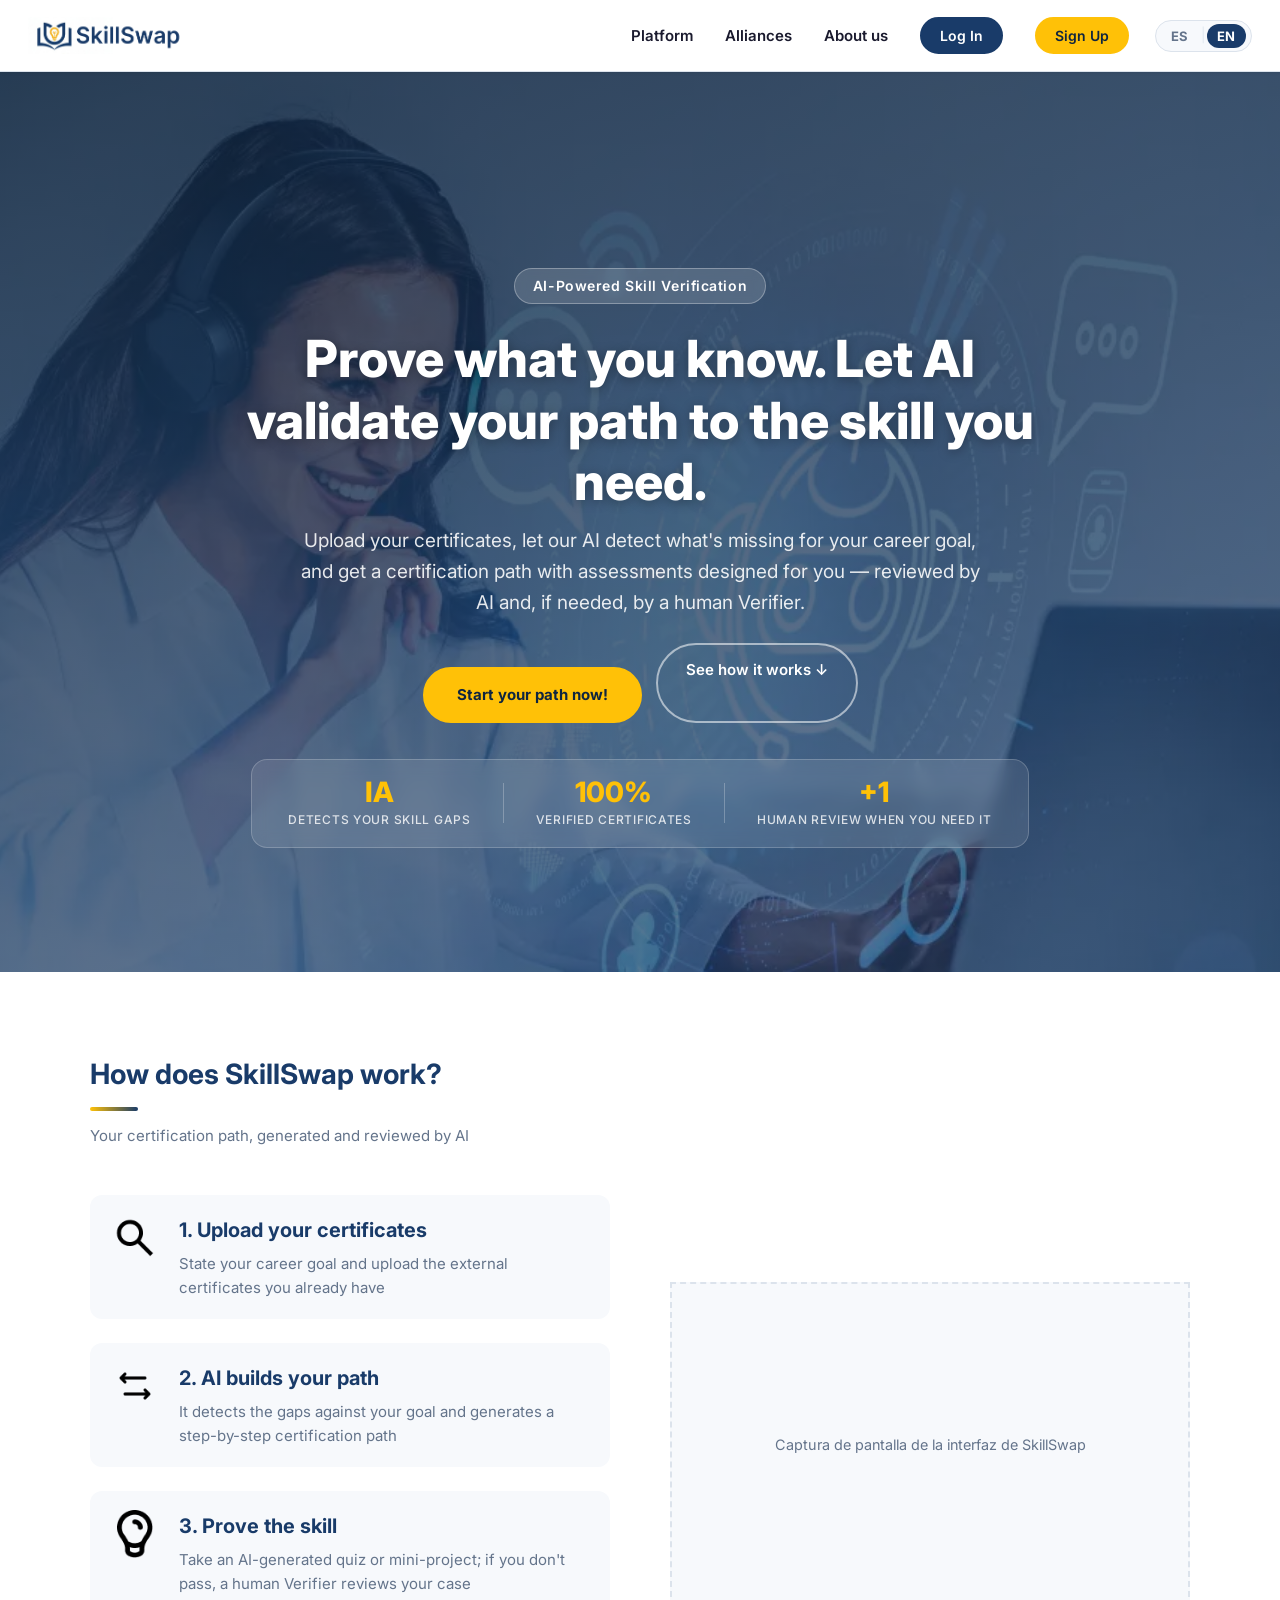
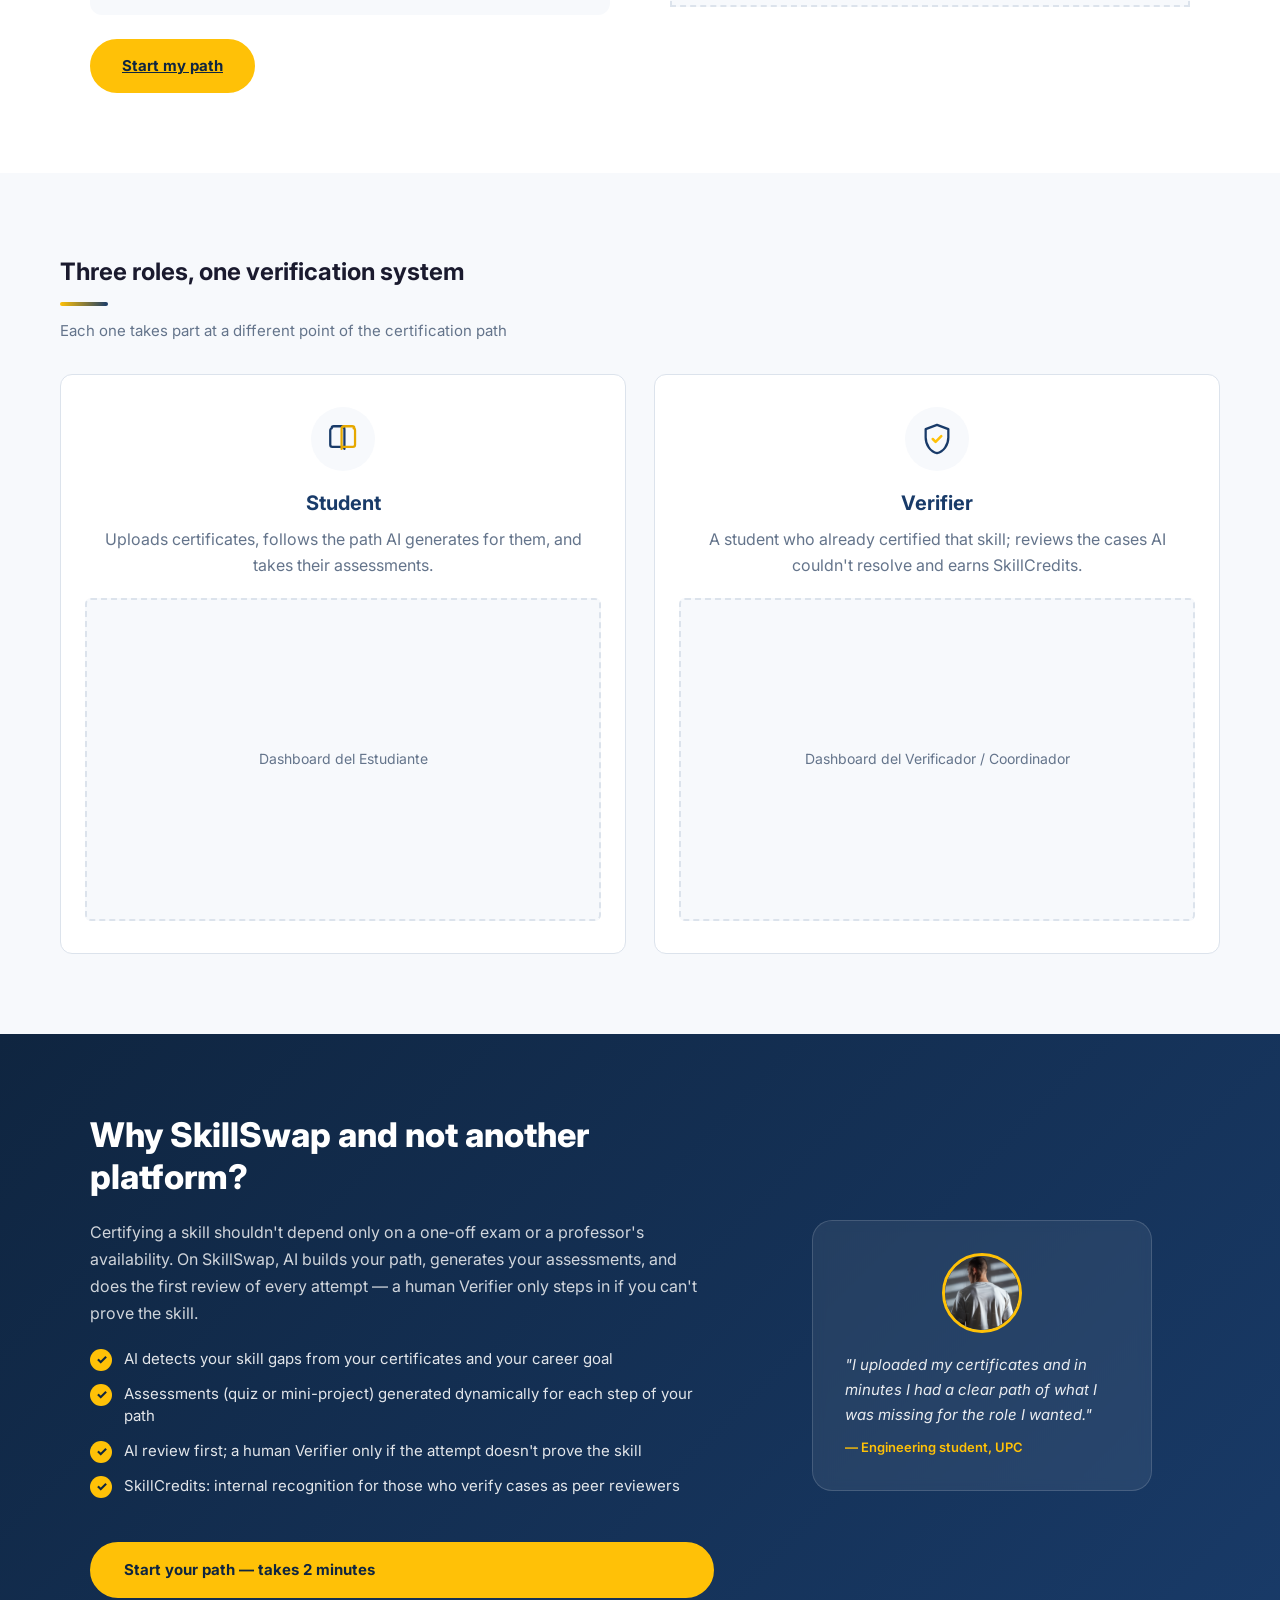
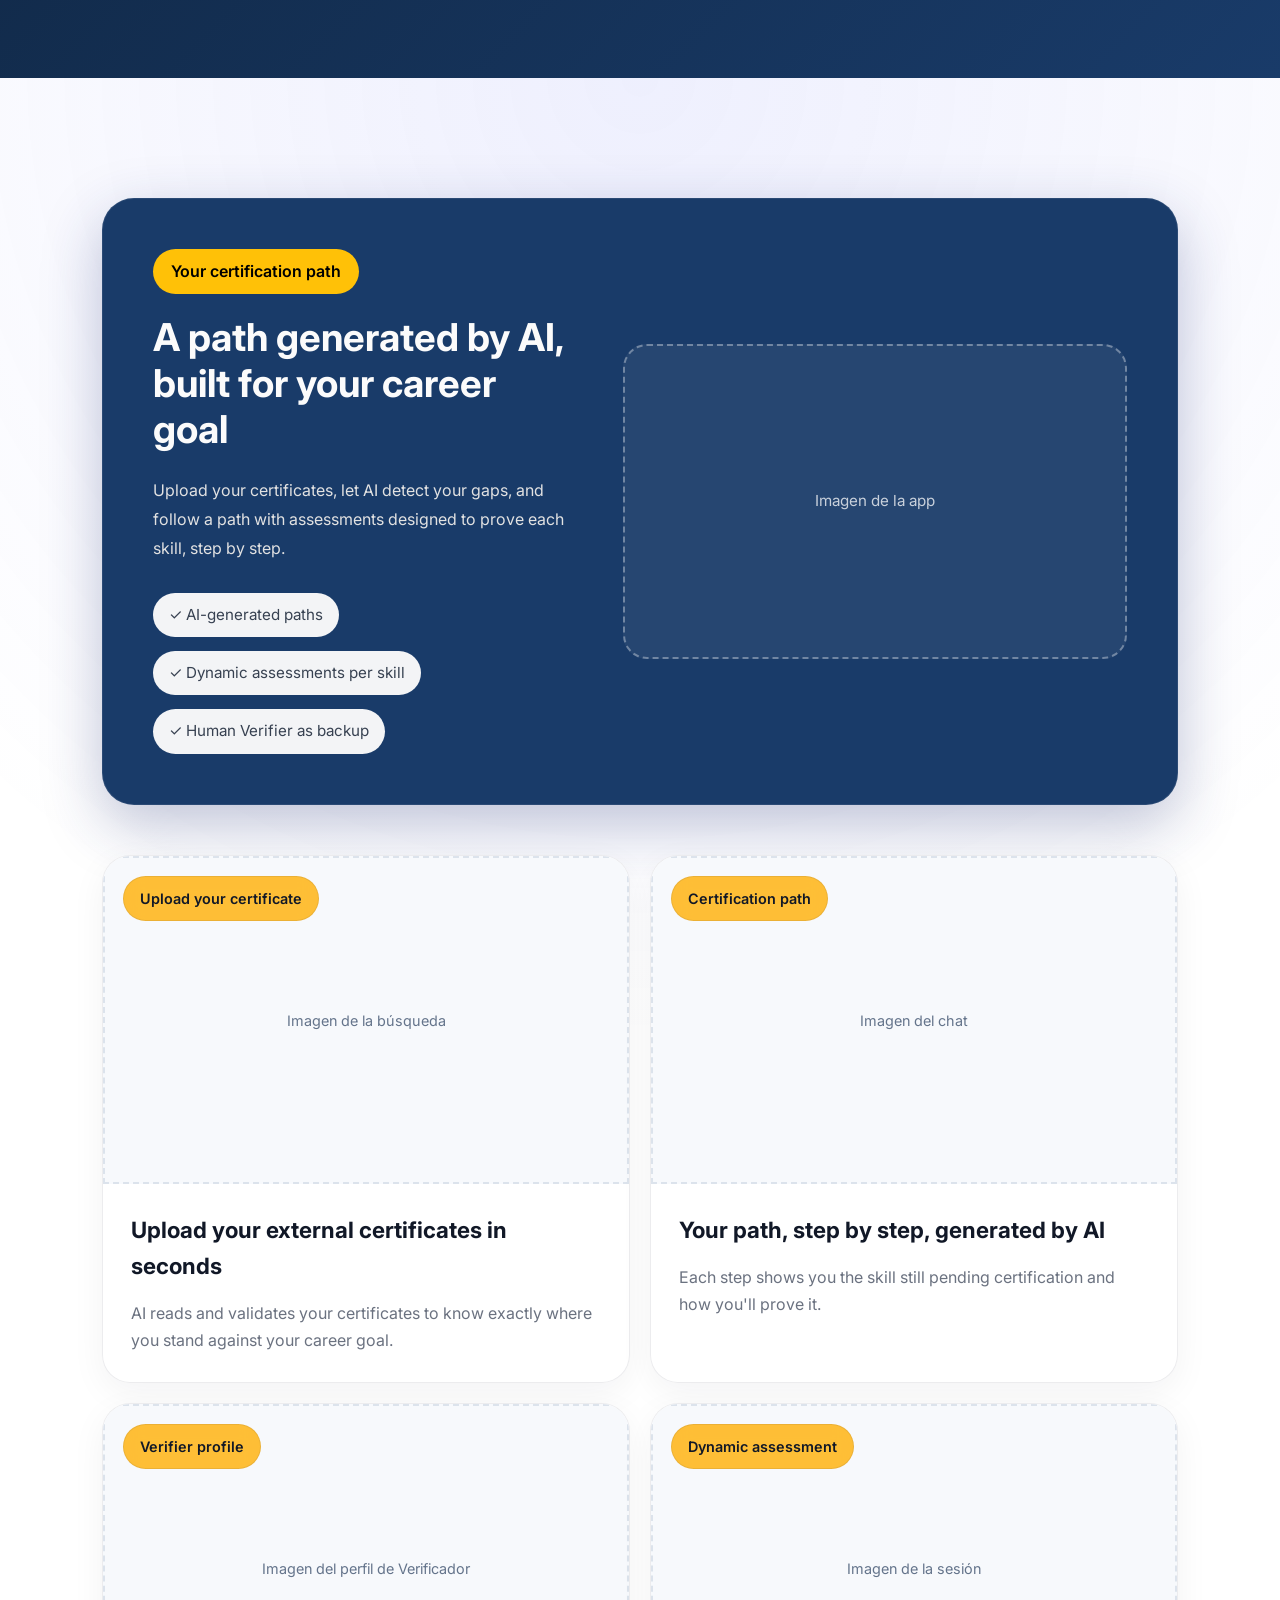
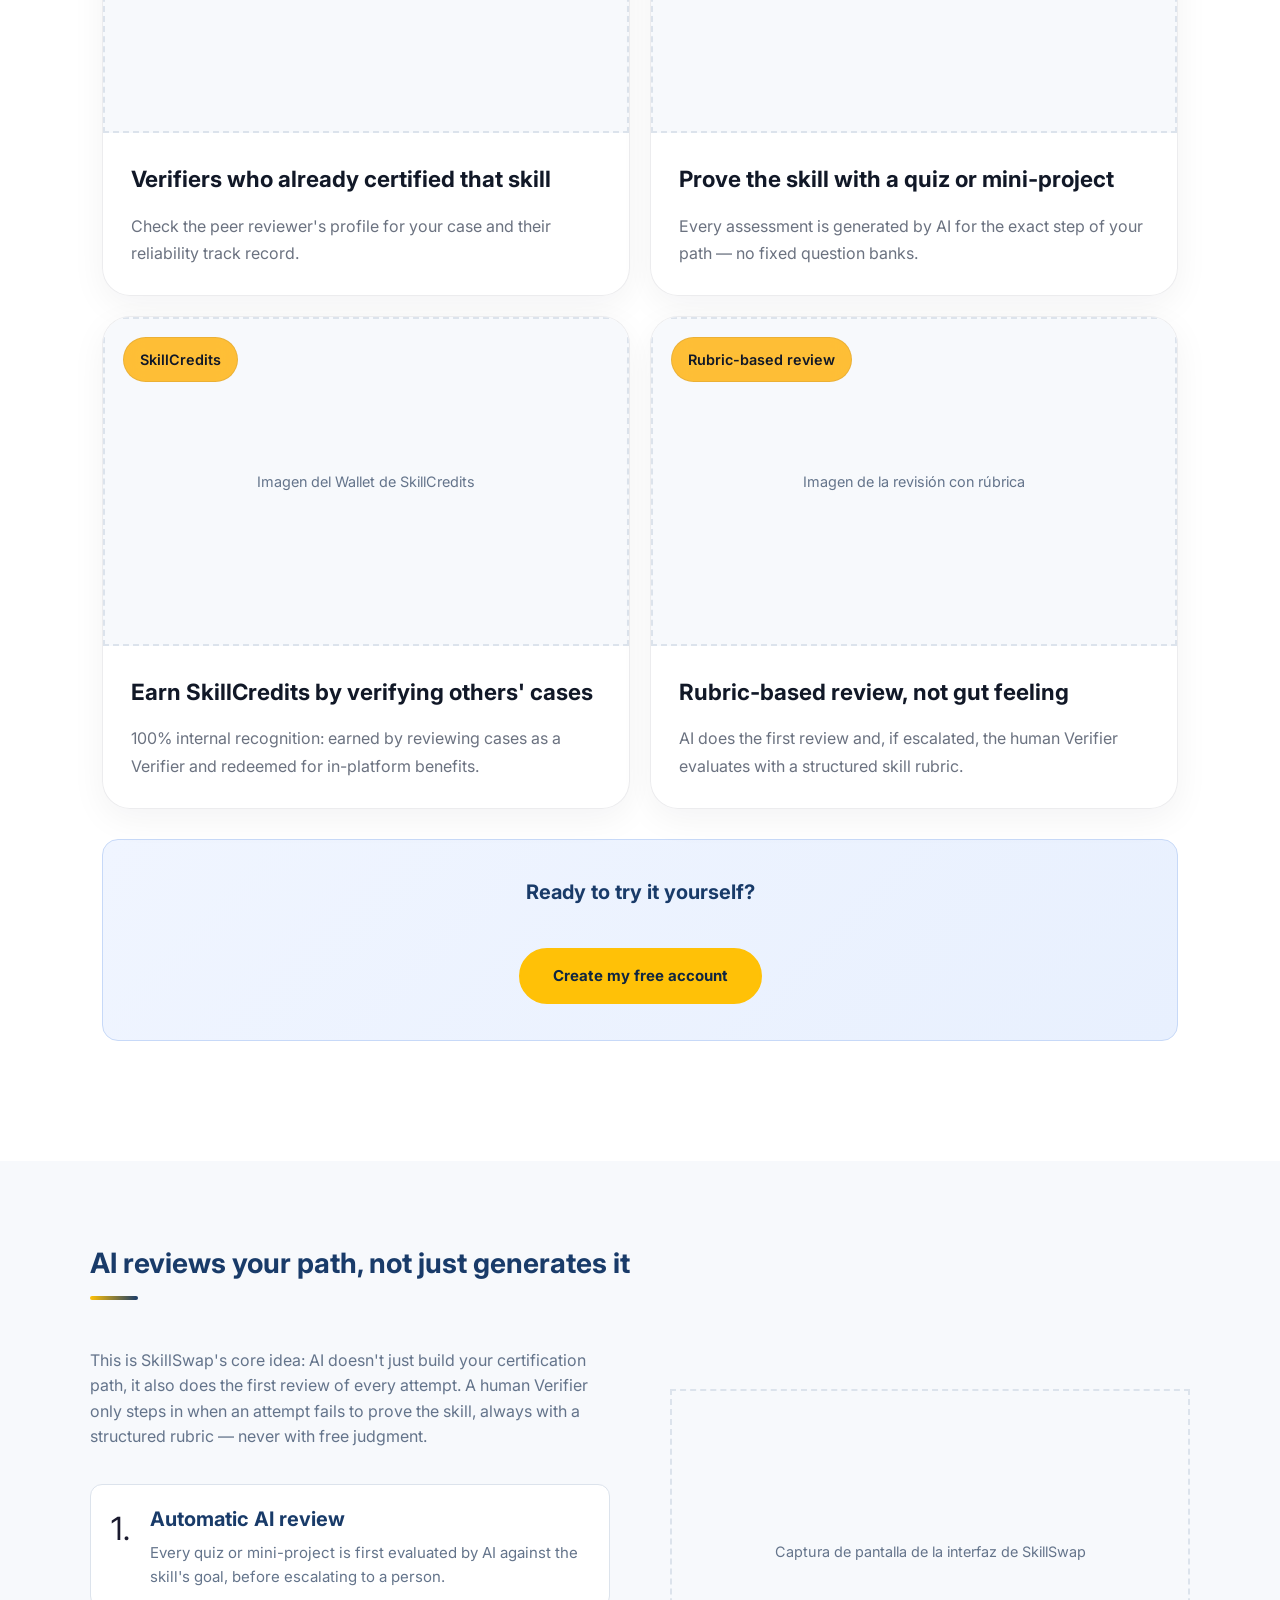
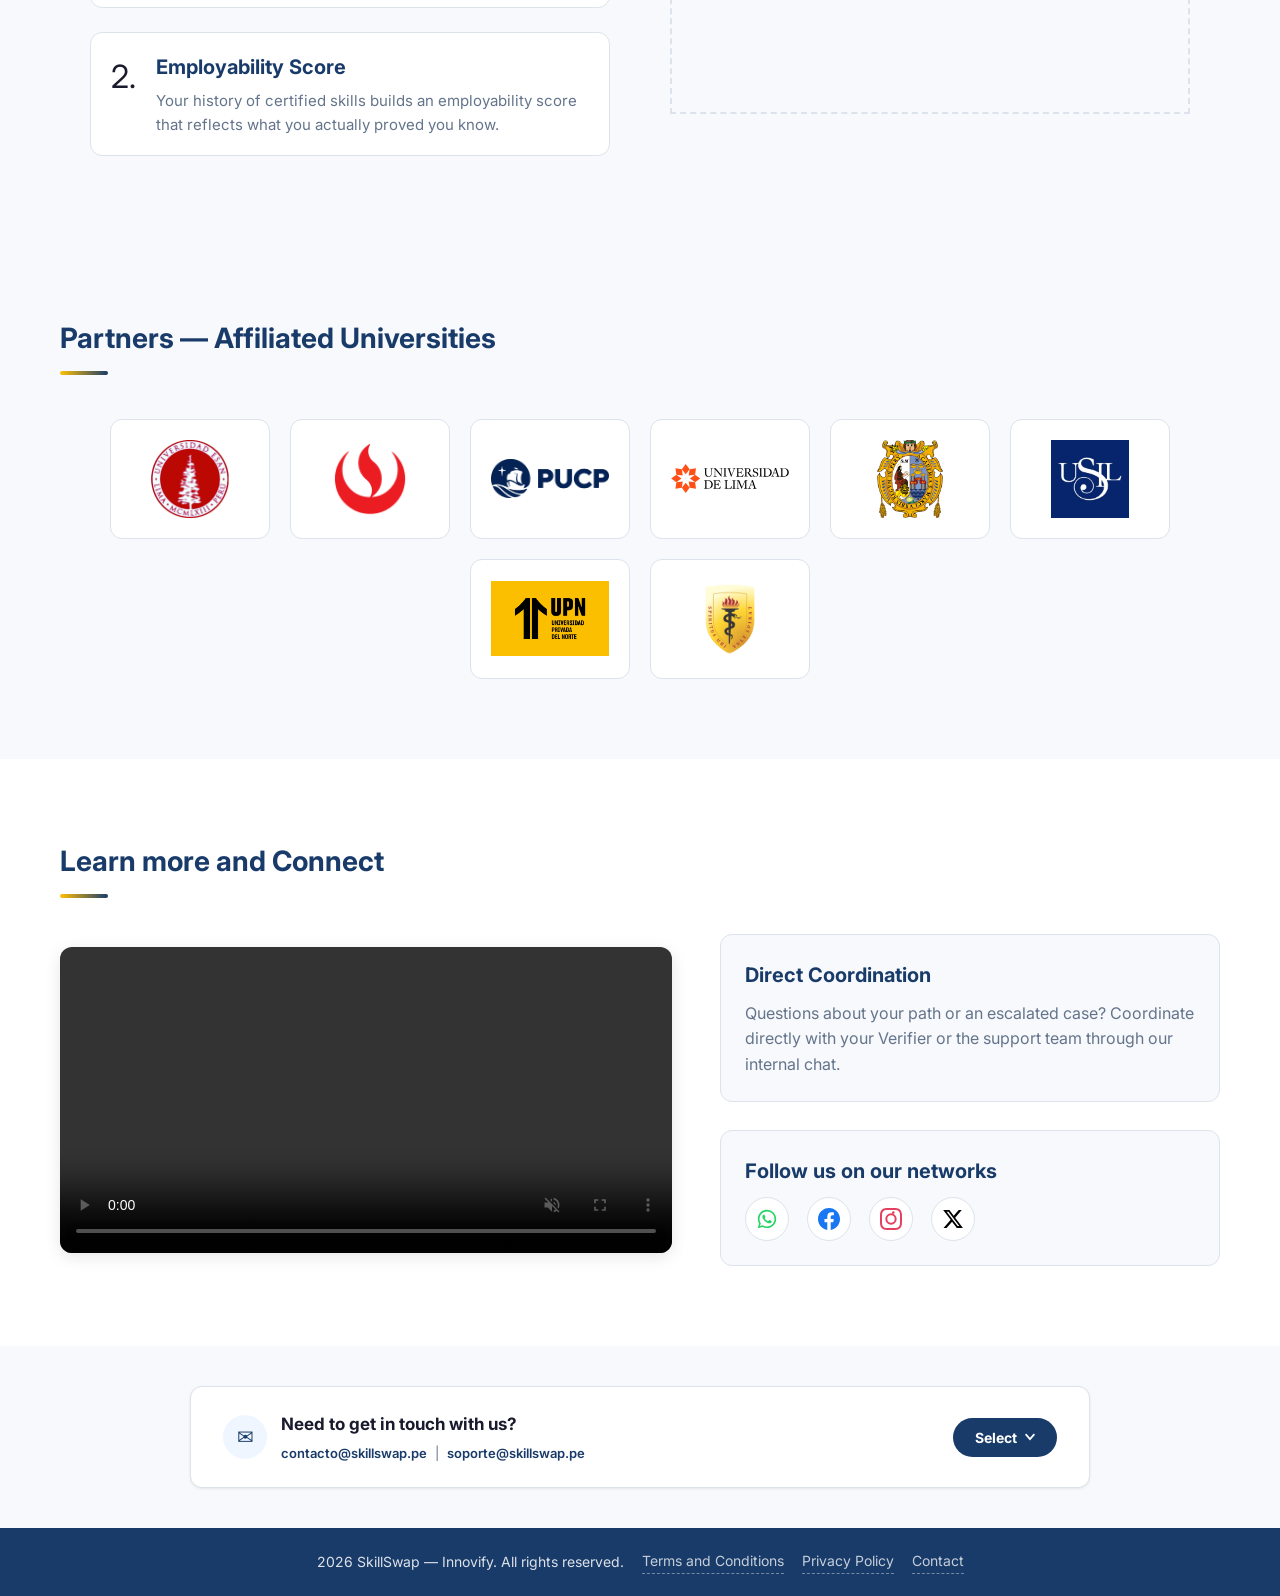
<file: public/index.html>
<!DOCTYPE html>
<html lang="es">
  <head>
    <meta charset="UTF-8" />
    <meta name="viewport" content="width=device-width, initial-scale=1.0" />

    <!-- ── SEO Meta Tags ── -->
    <meta name="description" content="SkillSwap verifica tus habilidades con IA: sube tus certificados, recibe una ruta de certificación personalizada y demuestra lo que sabes." />
    <meta name="keywords" content="verificación de habilidades, inteligencia artificial, certificaciones, ruta de aprendizaje, estudiantes universitarios, SkillSwap, Perú, empleabilidad" />
    <meta name="author" content="Innovify" />

    <!-- ── SEO Bilingüe: hreflang (US35) ── -->
    <link rel="alternate" hreflang="es" href="index.html" />
    <link rel="alternate" hreflang="en" href="index.html" />
    <link rel="alternate" hreflang="x-default" href="index.html" />

    <link rel="stylesheet" href="assets/styles/index_stylesheet.css" />
    <link rel="stylesheet" href="assets/styles/screenshots_stylesheet.css" />
    <link rel="icon" href="favicon.ico" type="image/x-icon" />
    <title>SkillSwap | Verificación de Habilidades con IA</title>
  </head>
  <body>

    <!-- ═══════════════════════════════════════ NAV ═══════════════════════════════════════ -->
    <nav class="barra-navegacion">

      <!-- Botón menú hamburguesa -->
      <div class="menu-hamburguesa" id="btn-menu" aria-label="Abrir menú" role="button" tabindex="0">
        <span></span>
        <span></span>
        <span></span>
      </div>

      <!-- Logo -->
      <div class="logo">
        <a href="index.html">
          <img src="assets/images/SkillSwap_logo.png" alt="Logo SkillSwap" />
        </a>
      </div>

      <!-- Menú principal -->
      <div class="menu-horizontal">
        <ul class="menu-horizontal-opciones">

          <li><a href="#seccion-screenshots" data-i18n="nav-plataforma">Plataforma</a></li>
          <li><a href="sites/partnerships.html"   data-i18n="nav-alianzas">Alianzas</a></li>
          <li><a href="sites/aboutUs.html" data-i18n="nav-sobre-nosotros">Sobre nosotros</a></li>

          <li> 
            <a href="index.html">
              <button class="btn-iniciarsesion" data-i18n="nav-login">Iniciar Sesión</button>
            </a>
          </li>
          <li>
            <a href="index.html">
              <button class="btn-registrase" data-i18n="nav-register">Registrarse</button>
            </a>
          </li>

          <!-- ── Selector de Idioma (US35) ── -->
          <li class="lang-switcher-item">
            <div class="lang-switcher" role="group" aria-label="Seleccionar idioma">
              <button class="lang-btn active" data-lang="es" onclick="applyLanguage('es')" aria-label="Español">ES</button>
              <span class="lang-divider">|</span>
              <button class="lang-btn"        data-lang="en" onclick="applyLanguage('en')" aria-label="English">EN</button>
            </div>
          </li>

        </ul>
      </div>
    </nav>

    <!-- ═══════════════════════════════════════ SECCIÓN 1 — HERO ═══════════════════════════════════════ -->
    <section class="seccion-llamado-accion">
      <div class="hero-badge" data-i18n="hero-badge"> Verificación de habilidades con IA</div>
      <h1 class="llamado-accion-texto" data-i18n="hero-title">
        Demuestra lo que sabes. Deja que la IA valide tu ruta hacia la habilidad que necesitas.
      </h1>
      <p class="hero-subtitulo" data-i18n="hero-subtitle">
        Sube tus certificados, nuestra IA detecta qué te falta para tu meta profesional y genera una ruta de certificación con evaluaciones diseñadas para ti — revisadas por IA y, si lo necesitas, por un Verificador humano.
      </p>
      <div class="hero-cta-group">
        <a href="index.html" class="llamado-accion-boton" data-i18n="hero-btn">
          ¡Empieza tu ruta ahora!
        </a>
        <a href="#seccion-screenshots" class="hero-btn-secundario" data-i18n="hero-btn-sec">
          Ver cómo funciona ↓
        </a>
      </div>
      <div class="hero-stats">
        <div class="stat-item">
          <span class="stat-number">IA</span>
          <span class="stat-label" data-i18n="stat-ai">Detecta tus gaps de habilidad</span>
        </div>
        <div class="stat-divider"></div>
        <div class="stat-item">
          <span class="stat-number">100%</span>
          <span class="stat-label" data-i18n="stat-verified">Certificados verificados</span>
        </div>
        <div class="stat-divider"></div>
        <div class="stat-item">
          <span class="stat-number">+1</span>
          <span class="stat-label" data-i18n="stat-verifier">Revisión humana si lo necesitas</span>
        </div>
      </div>
    </section>

    <!-- ═══════════════════════════════════════ SECCIÓN 2 — SOBRE NOSOTROS / CÓMO FUNCIONA ═══════════════════════════════════════ -->
    <section class="seccion-nosotros">
      <div class="division-general-nosotros">

        <div class="titulo-seccion">
          <h2 class="nosotros-titulo" data-i18n="about-title">¿Cómo funciona SkillSwap?</h2>
          <div class="titulo-decorador"></div>
          <p class="seccion-subtitulo" data-i18n="about-subtitle">Tu ruta de certificación, generada y evaluada por IA</p>
        </div>

        <div class="division-contenido-row">

          <div class="division-nosotros-txt">

            <!-- PASO 1 — Sube tus certificados -->
            <div class="elementos-nosotros-txt">
              <div class="ns-icono">
                <img src="assets/images/imagen-lupa.png" alt="Sube tus certificados — lupa" />
              </div>
              <div class="ns-texto">
                <h3 data-i18n="about-skill1-title">1. Sube tus certificados</h3>
                <p data-i18n="about-skill1-desc">Declara tu meta profesional y sube los certificados externos que ya tienes</p>
              </div>
            </div>

            <!-- PASO 2 -->
            <div class="elementos-nosotros-txt">
              <div class="ns-icono">
                <img src="assets/images/imagen-intercambio.png" alt="IA genera tu ruta" />
              </div>
              <div class="ns-texto">
                <h3 data-i18n="about-skill2-title">2. La IA arma tu ruta</h3>
                <p data-i18n="about-skill2-desc">Detecta los gaps frente a tu meta y genera una ruta de certificación paso a paso</p>
              </div>
            </div>

            <!-- PASO 3 -->
            <div class="elementos-nosotros-txt">
              <div class="ns-icono">
                <img src="assets/images/imagen-foco.png" alt="Demuestra la habilidad" />
              </div>
              <div class="ns-texto">
                <h3 data-i18n="about-skill3-title">3. Demuestra la habilidad</h3>
                <p data-i18n="about-skill3-desc">Rinde un quiz o miniproyecto generado por IA; si no lo logras, un Verificador humano revisa tu caso</p>
              </div>
            </div>

            <a href="index.html" class="llamado-accion-boton2" data-i18n="about-btn">
              Empezar mi ruta
            </a>
          </div>

          <div class="division-nosotros-ima">
            <div class="screenshot-placeholder">
              <span data-i18n="screenshot-placeholder">Captura de pantalla de la interfaz de SkillSwap</span>
            </div>

        </div>
      </div>
    </section>

    <!-- ═══════════════════════════════════════ SECCIÓN — ROLES ═══════════════════════════════════════ -->
<section class="seccion-roles">
  <div class="titulo-seccion">
    <h2 class="roles-titulo" data-i18n="roles-title">Tres roles, un mismo sistema de verificación</h2>
    <div class="titulo-decorador"></div>
    <p class="seccion-subtitulo" data-i18n="roles-subtitle">Cada uno participa en un punto distinto de la ruta de certificación</p>
  </div>

  <div class="roles-grid">
  <div class="rol-card">
    <div class="rol-icono">
      <svg width="34" height="34" viewBox="0 0 24 24" fill="none" xmlns="http://www.w3.org/2000/svg"><path d="M4 4.5C4 3.67 4.67 3 5.5 3H11a2 2 0 0 1 2 2v14a1.5 1.5 0 0 0-1.5-1.5H4.5A1.5 1.5 0 0 1 3 16V6c0-.83.67-1.5 1-1.5z" stroke="var(--primary-color)" stroke-width="1.6" stroke-linejoin="round"/><path d="M20 4.5c0-.83-.67-1.5-1.5-1.5H13a2 2 0 0 0-2 2v14a1.5 1.5 0 0 1 1.5-1.5h6.5a1.5 1.5 0 0 0 1.5-1.5V6c0-.83-.33-1.5-1-1.5z" stroke="var(--secondary-dark)" stroke-width="1.6" stroke-linejoin="round"/></svg>
    </div>
    <h3 data-i18n="rol-learner-title">Estudiante</h3>
    <p data-i18n="rol-learner-desc">Sube certificados, sigue la ruta que la IA genera para él y rinde sus evaluaciones.</p>
    <div class="rol-dashboard-preview">
      <span data-i18n="rol-learner-preview">Dashboard del Estudiante</span>
    </div>
    
  </div>

    <div class="rol-card">
    <div class="rol-icono">
      <svg width="34" height="34" viewBox="0 0 24 24" fill="none" xmlns="http://www.w3.org/2000/svg"><path d="M12 2L4 5v6c0 5.25 3.4 10.14 8 11 4.6-.86 8-5.75 8-11V5l-8-3z" stroke="var(--primary-color)" stroke-width="1.6" stroke-linejoin="round"/><path d="M9 12l2 2 4-4" stroke="var(--secondary-color)" stroke-width="1.8" stroke-linecap="round" stroke-linejoin="round"/></svg>
    </div>
    <h3 data-i18n="rol-tutor-title">Verificador / Coordinador-Profesor</h3>
    <p data-i18n="rol-tutor-desc">Como Verificador, revisa los casos que la IA no logró resolver y gana SkillCredits. Con el rol de Coordinador o Profesor, además supervisa la confiabilidad de los Verificadores, resuelve disputas y ve métricas agregadas del sistema.</p>
    <div class="rol-dashboard-preview">
      <span data-i18n="rol-coordinador-preview">Dashboard del Verificador / Coordinador</span>
    </div>
  </div>
</div>
</section>

    <!-- ═══════════════════════════════════════ SECCIÓN — PITCH / VALOR ═══════════════════════════════════════ -->
    <section class="seccion-pitch">
      <div class="pitch-contenido">
        <div class="pitch-texto">
          <h2 data-i18n="pitch-title">¿Por qué SkillSwap y no otra plataforma?</h2>
          <p data-i18n="pitch-desc">
            Certificar una habilidad no debería depender solo de un examen puntual ni de la disponibilidad de un profesor. En SkillSwap, la IA es quien arma tu ruta, genera tus evaluaciones y hace la primera revisión de cada intento — y si no logras demostrar la habilidad, un Verificador humano especializado entra recién ahí.
          </p>
          <ul class="pitch-lista">
            <li>
              <span class="pitch-check">✓</span>
              <span data-i18n="pitch-item1">La IA detecta tus gaps de habilidad a partir de tus certificados y tu meta profesional</span>
            </li>
            <li>
              <span class="pitch-check">✓</span>
              <span data-i18n="pitch-item2">Evaluaciones (quiz o miniproyecto) generadas dinámicamente para cada paso de tu ruta</span>
            </li>
            <li>
              <span class="pitch-check">✓</span>
              <span data-i18n="pitch-item3">Revisión con IA en primera instancia; Verificador humano solo si el intento no la demuestra</span>
            </li>
            <li>
              <span class="pitch-check">✓</span>
              <span data-i18n="pitch-item4">SkillCredits: reconocimiento interno para quienes verifican casos como par evaluador</span>
            </li>
          </ul>
          <a href="index.html" class="llamado-accion-boton" data-i18n="pitch-btn">
            Empieza tu ruta — tarda 2 minutos
          </a>
        </div>
        <div class="pitch-imagen">
          <div class="pitch-card">
            <img src="assets/images/ima-chico2.png" alt="Estudiante usando SkillSwap" class="pitch-avatar" />
            <div class="pitch-quote">
              <p data-i18n="pitch-quote">"Subí mis certificados y en minutos ya tenía una ruta clara de lo que me faltaba para el puesto que quería."</p>
              <span class="pitch-quote-autor" data-i18n="pitch-quote-author">— Estudiante de Ingeniería, UPC</span>
            </div>
          </div>
        </div>
      </div>
    </section>

    <!-- ═══════════════════════════════════════ SECCIÓN — SCREENSHOTS DE LA APP ═══════════════════════════════════════ -->

    <section class="screenshots-section" id="seccion-screenshots">

      <div class="hero-screenshot-card">

        <div class="hero-text">

          <div class="feature-tag" data-i18n="ss-hero-tag">
            Tu ruta de certificación
          </div>

          <h3 data-i18n="ss-hero-title">
            Una ruta generada por IA, hecha para tu meta profesional
          </h3>

          <p data-i18n="ss-hero-desc">
            Sube tus certificados, deja que la IA detecte tus gaps y sigue
            una ruta con evaluaciones diseñadas para demostrar cada
            habilidad, paso a paso.
          </p>

          <div class="feature-points">

            <span data-i18n="ss-hero-point-1">
              ✓ Rutas generadas por IA
            </span>

            <span data-i18n="ss-hero-point-2">
              ✓ Evaluaciones dinámicas por habilidad
            </span>

            <span data-i18n="ss-hero-point-3">
              ✓ Verificador humano como respaldo
            </span>

          </div>

        </div>

        <div class="hero-screenshot-placeholder">
          <span data-i18n="ss-hero-image">Imagen de la app</span>
        </div>

      </div>

      <div class="screenshots-grid">

        <!-- SEARCH -->
        <div class="screenshot-card-modern">

          <div class="card-badge" data-i18n="ss-search-badge">
            Sube tu certificado
          </div>

          <div class="screenshot-placeholder">
            <span data-i18n="ss-search-image">Imagen de la búsqueda</span>
          </div>

          <div class="card-content">
            <h4 data-i18n="ss-search-title">Sube tus certificados externos en segundos</h4>
            <p data-i18n="ss-search-desc">La IA lee y valida tus certificados para saber exactamente dónde estás parado frente a tu meta profesional.</p>
          </div>

        </div>

        <!-- CHAT -->
        <div class="screenshot-card-modern">

          <div class="card-badge" data-i18n="ss-chat-badge">
            Ruta de certificación
          </div>

          <div class="screenshot-placeholder">
            <span data-i18n="ss-chat-image">Imagen del chat</span>
          </div>

          <div class="card-content">
            <h4 data-i18n="ss-chat-title">Tu ruta, paso a paso, generada por IA</h4>
            <p data-i18n="ss-chat-desc">Cada paso te muestra la habilidad que falta certificar y cómo vas a demostrarla.</p>
          </div>

        </div>

        <!-- PROFILE -->
        <div class="screenshot-card-modern">

          <div class="card-badge" data-i18n="ss-profile-badge">
            Perfil de Verificador
          </div>

          <div class="screenshot-placeholder">
            <span data-i18n="ss-profile-image">Imagen del perfil de Verificador</span>
          </div>

          <div class="card-content">
            <h4 data-i18n="ss-profile-title">Verificadores que ya certificaron esa habilidad</h4>
            <p data-i18n="ss-profile-desc">Revisa el perfil del par evaluador que atendió tu caso y su historial de confiabilidad.</p>
          </div>

        </div>

        <!-- SESSION -->
        <div class="screenshot-card-modern">

          <div class="card-badge" data-i18n="ss-session-badge">
            Evaluación dinámica
          </div>

          <div class="screenshot-placeholder">
            <span data-i18n="ss-session-image">Imagen de la sesión</span>
          </div>

          <div class="card-content">
            <h4 data-i18n="ss-session-title">Demuestra la habilidad con un quiz o miniproyecto</h4>
            <p data-i18n="ss-session-desc">Cada evaluación la genera la IA para el paso exacto de tu ruta, sin bancos de preguntas fijos.</p>
          </div>

        </div>

        <!-- WALLET -->
        <div class="screenshot-card-modern">

          <div class="card-badge" data-i18n="ss-wallet-badge">
            SkillCredits
          </div>

          <div class="screenshot-placeholder">
            <span data-i18n="ss-wallet-image">Imagen del Wallet de SkillCredits</span>
          </div>

          <div class="card-content">
            <h4 data-i18n="ss-wallet-title">Gana SkillCredits al verificar casos de otros</h4>
            <p data-i18n="ss-wallet-desc">Reconocimiento 100% interno: se gana revisando casos como Verificador y se canjea por beneficios dentro de la plataforma.</p>
          </div>

        </div>

        <!-- REVIEW -->
        <div class="screenshot-card-modern">

          <div class="card-badge" data-i18n="ss-review-badge">
            Revisión con rúbrica
          </div>

          <div class="screenshot-placeholder">
            <span data-i18n="ss-review-image">Imagen de la revisión con rúbrica</span>
          </div>

          <div class="card-content">
            <h4 data-i18n="ss-review-title">Revisión con rúbrica, no con criterio a ojo</h4>
            <p data-i18n="ss-review-desc">La IA hace la primera revisión y, si escala, el Verificador humano evalúa con una rúbrica estructurada por habilidad.</p>
          </div>

        </div>

      </div>

        <!-- CTA dentro de screenshots -->
        <div class="screenshots-cta">
          <p data-i18n="screenshots-cta-txt">¿Listo para probarlo tú mismo?</p>
          <a href="index.html" class="llamado-accion-boton" data-i18n="screenshots-cta-btn">
            Crear mi cuenta gratis
          </a>
        </div>

    </section>

    <!-- ═══════════════════════════════════════ SECCIÓN — VERIFICACIÓN CON IA ═══════════════════════════════════════ -->
    <section class="seccion-iot">
      <div class="division-general-iot">
        <div class="titulo-seccion">
          <h2 class="iot-titulo" data-i18n="iot-title">La IA revisa tu ruta, no solo la genera</h2>
          <div class="titulo-decorador"></div>
        </div>

        <div class="division-contenido-row-iot">
          <div class="division-iot-txt">
            <p class="iot-desc" data-i18n="iot-desc">
              Esta es la idea central de SkillSwap: la Inteligencia Artificial no solo arma tu ruta de certificación, también hace la primera evaluación de cada intento. Un Verificador humano solo entra cuando el intento no logra demostrar la habilidad, y siempre con una rúbrica estructurada — nunca a criterio libre.
            </p>

            <div class="elementos-iot-txt">
              <div class="ns-icono">
                <span style="font-size: 32px;">1.</span>
              </div>
              <div class="ns-texto">
                <h3 data-i18n="iot-feature1-title">Revisión automática con IA</h3>
                <p data-i18n="iot-feature1-desc">Cada quiz o miniproyecto se evalúa primero con IA contra el objetivo de la habilidad, antes de escalar a una persona.</p>
              </div>
            </div>

            <div class="elementos-iot-txt">
              <div class="ns-icono">
                <span style="font-size: 32px;">2.</span>
              </div>
              <div class="ns-texto">
                <h3 data-i18n="iot-feature2-title">Employability Score</h3>
                <p data-i18n="iot-feature2-desc">Tu historial de habilidades certificadas construye un puntaje de empleabilidad que refleja lo que realmente demostraste saber.</p>
              </div>
            </div>
          </div>

          <div class="division-iot-ima">
            <div class="screenshot-placeholder">
              <span data-i18n="screenshot-placeholder">Captura de pantalla de la interfaz de SkillSwap</span>
            </div>
          </div>
        </div>
      </div>
    </section>

    <!-- ═══════════════════════════════════════ SECCIÓN — SOCIOS ═══════════════════════════════════════ -->
    <section class="seccion-socios">
      <div class="titulo-seccion">
        <h2 class="socios-titulo-h" data-i18n="partners-title">Socios — Universidades Afiliadas</h2>
        <div class="titulo-decorador"></div>
      </div>
      <div class="socios-logos">
        <div class="socios-logos-row">
          <a href="https://www.esan.edu.pe" target="_blank" rel="noopener">
            <div class="socio-logo"><img src="assets/images/esan_logo2.png" alt="ESAN"></div>
          </a>
          <a href="https://www.upc.edu.pe" target="_blank" rel="noopener">
            <div class="socio-logo"><img src="assets/images/upc_logo.png" alt="UPC"></div>
          </a>
          <a href="https://www.pucp.edu.pe" target="_blank" rel="noopener">
            <div class="socio-logo"><img src="assets/images/pucp_logo.png" alt="PUCP"></div>
          </a>
          <a href="https://www.ulima.edu.pe" target="_blank" rel="noopener">
            <div class="socio-logo"><img src="assets/images/u_lima_logo.svg" alt="ULIMA"></div>
          </a>
          <a href="https://www.unmsm.edu.pe" target="_blank" rel="noopener">
            <div class="socio-logo"><img src="assets/images/unmsm_logo.png" alt="UNMSM"></div>
          </a>
          <a href="https://www.usil.edu.pe" target="_blank" rel="noopener">
            <div class="socio-logo"><img src="assets/images/usil_logo.jpg" alt="USIL"></div>
          </a>
          <a href="https://www.upn.edu.pe" target="_blank" rel="noopener">
            <div class="socio-logo"><img src="assets/images/upn_logo.png" alt="UPN"></div>
          </a>
          <a href="https://www.cayetano.edu.pe" target="_blank" rel="noopener">
            <div class="socio-logo"><img src="assets/images/cayetano_logo.jpg" alt="Cayetano Heredia"></div>
          </a>
        </div>
      </div>
    </section>

    <!-- ═══════════════════════════════════════ SECCIÓN — VIDEO + REDES ═══════════════════════════════════════ -->
    <section class="seccion-atp">
      <div class="titulo-seccion">
        <h2 class="atp-titulo-h" data-i18n="atp-title">Conoce más y Conecta</h2>
        <div class="titulo-decorador"></div>
      </div>

      <div class="contenido-atp-grid">

        <div class="div-video-atp">
          <video src="assets/videos/video-atp.mp4" controls muted></video>
        </div>

        <div class="div-info-atp">

          <div class="atp-coordinacion">
            <h3 data-i18n="atp-chat-title">Coordinación Directa</h3>
            <p data-i18n="atp-chat-desc">
              Para que te organices mejor, en SkillSwap no usamos calendarios automatizados rígidos; promovemos la coordinación manual y directa entre estudiantes para que elijas el momento ideal.
            </p>
          </div>

          <div class="atp-redes">
            <h3 data-i18n="atp-social-title">Síguenos en nuestras redes</h3>
            <div class="redes-iconos">
              <a href="https://wa.me/51999999999" aria-label="WhatsApp SkillSwap" target="_blank" rel="noopener">
                <svg width="36" height="36" viewBox="0 0 24 24" fill="#25D366" xmlns="http://www.w3.org/2000/svg"><path d="M12.004 2.003c-5.514 0-9.997 4.483-9.997 9.997 0 1.762.464 3.484 1.345 4.997L2 22l5.117-1.341a9.96 9.96 0 004.887 1.244h.004c5.514 0 9.997-4.483 9.997-9.997 0-2.67-1.04-5.182-2.929-7.071a9.935 9.935 0 00-7.072-2.832zm0 18.174h-.003a8.28 8.28 0 01-4.223-1.156l-.303-.18-3.036.796.81-2.96-.198-.304a8.264 8.264 0 01-1.266-4.393c0-4.567 3.716-8.283 8.222-8.283 2.196 0 4.26.855 5.813 2.409a8.166 8.166 0 012.407 5.813c0 4.567-3.716 8.258-8.223 8.258zm4.508-6.196c-.247-.124-1.463-.722-1.69-.805-.227-.083-.392-.124-.557.124-.164.247-.638.805-.783.97-.144.164-.288.185-.535.062-.247-.124-1.043-.385-1.987-1.227-.734-.655-1.23-1.463-1.374-1.71-.144-.247-.015-.38.109-.503.112-.111.247-.288.37-.432.124-.144.165-.247.247-.412.083-.165.041-.309-.02-.432-.062-.124-.557-1.343-.764-1.84-.201-.483-.406-.418-.557-.426l-.474-.008a.91.91 0 00-.66.309c-.227.247-.866.847-.866 2.065 0 1.218.887 2.394 1.01 2.56.124.164 1.746 2.666 4.23 3.738.591.255 1.052.407 1.412.521.593.189 1.132.162 1.559.098.476-.071 1.463-.598 1.669-1.176.206-.577.206-1.073.144-1.176-.062-.103-.227-.165-.474-.288z"/></svg>
              </a>
              <a href="https://facebook.com/skillswapperu" aria-label="Facebook SkillSwap" target="_blank" rel="noopener">
                <svg width="36" height="36" viewBox="0 0 24 24" fill="#1877F2" xmlns="http://www.w3.org/2000/svg"><path d="M24 12.073c0-6.627-5.373-12-12-12s-12 5.373-12 12c0 5.99 4.388 10.954 10.125 11.854v-8.385H7.078v-3.469h3.047V9.43c0-3.007 1.792-4.669 4.533-4.669 1.312 0 2.686.235 2.686.235v2.953H15.83c-1.491 0-1.956.925-1.956 1.874v2.25h3.328l-.532 3.469h-2.796v8.385C19.612 23.027 24 18.062 24 12.073z"/></svg>
              </a>
              <a href="https://instagram.com/skillswapperu" aria-label="Instagram SkillSwap" target="_blank" rel="noopener">
                <svg width="36" height="36" viewBox="0 0 24 24" fill="#E4405F" xmlns="http://www.w3.org/2000/svg"><path d="M12 2.163c3.204 0 3.584.012 4.85.07 3.252.148 4.771 1.691 4.919 4.919.058 1.265.069 1.645.069 4.849 0 3.205-.012 3.584-.069 4.849-.149 3.225-1.664 4.771-4.919 4.919-1.266.058-1.644.07-4.85.07-3.204 0-3.584-.012-4.849-.07-3.26-.149-4.771-1.699-4.919-4.92-.058-1.265-.07-1.644-.07-4.849 0-3.204.013-3.583.07-4.849.149-3.227 1.664-4.771 4.919-4.919 1.266-.057 1.645-.069 4.849-.069zM12 0C8.741 0 8.333.014 7.053.072 2.695.272.273 2.69.073 7.052.014 8.333 0 8.741 0 12c0 3.259.014 3.668.072 4.948.2 4.358 2.618 6.78 6.98 6.98C8.333 23.986 8.741 24 12 24c3.259 0 3.668-.014 4.948-.072 4.354-.2 6.782-2.618 6.979-6.98.059-1.28.073-1.689.073-4.948 0-3.259-.014-3.667-.072-4.947-.196-4.354-2.617-6.78-6.979-6.98C15.668.014 15.259 0 12 0zm0 5.838a6.162 6.162 0 100 12.324 6.162 6.162 0 000-12.324zM12 16a4 4 0 110-8 4 4 0 010 8zm3.98-10.98a1.44 1.44 0 11-2.88 0 1.44 1.44 0 012.88 0z"/></svg>
              </a>
              <a href="https://x.com/skillswapperu" aria-label="X / Twitter SkillSwap" target="_blank" rel="noopener">
                <svg width="36" height="36" viewBox="0 0 24 24" fill="#000000" xmlns="http://www.w3.org/2000/svg"><path d="M18.244 2.25h3.308l-7.227 8.26 8.502 11.24H16.17l-5.214-6.817L4.99 21.75H1.68l7.73-8.835L1.254 2.25H8.08l4.713 6.231zm-1.161 17.52h1.833L7.084 4.126H5.117z"/></svg>
              </a>
            </div>
          </div>

        </div>
      </div>
    </section>

    <!-- ═══════════════════════════════════════ SECCIÓN — CONTACTO ═══════════════════════════════════════ -->
    <section class="contact-section">
      <div class="contact-bar">

        <div class="contact-bar-info">
          <div class="contact-icon">✉</div>
          <div>
            <h3 data-i18n="contact-title">¿Necesitas contactarte con nosotros?</h3>
            <p class="contact-email">
              <a href="mailto:contacto@skillswap.pe" data-i18n="contact-email">contacto@skillswap.pe</a>
              &nbsp;|&nbsp;
              <a href="mailto:soporte@skillswap.pe" data-i18n="contact-soporte">soporte@skillswap.pe</a>
            </p>
          </div>
        </div>

        <div class="dropdown-container">
          <button class="contact-button">
            <span data-i18n="contact-btn">Selecciona</span>
            <svg width="10" height="10" viewBox="0 0 38 27" fill="none" xmlns="http://www.w3.org/2000/svg">
              <path fill-rule="evenodd" clip-rule="evenodd" d="M4.75 0L19 16.2L33.25 0L38 5.4L19 27L0 5.4L4.75 0Z" fill="currentColor"/>
            </svg>
          </button>
          <div class="dropdown-menu">
            <a href="sites/partnerships.html" data-i18n="contact-alianzas">Alianzas</a>
            <a href="mailto:contacto@skillswap.pe" data-i18n="contact-email-link">Enviar email</a>
          </div>
        </div>

      </div>
    </section>

    <!-- ═══════════════════════════════════════ FOOTER ═══════════════════════════════════════ -->
    <footer>
      <div class="seccion-footer">
        <p>
          <span data-i18n="footer-text">2026 SkillSwap — Innovify. Todos los derechos reservados.</span>
          <a href="archivos/TerminosCondiciones.pdf" class="terminos-condiciones" data-i18n="footer-terms">
            Términos y Condiciones
          </a>
          <a href="archivos/PoliticaPrivacidad.pdf" class="terminos-condiciones" data-i18n="footer-privacy">
            Política de Privacidad
          </a>
          <a href="mailto:contacto@skillswap.pe" class="terminos-condiciones" data-i18n="footer-contact">
            Contacto
          </a>
        </p>
      </div>
    </footer>

    <!-- ═══════════════════════════════════════ SCRIPTS ═══════════════════════════════════════ -->

    <!-- Script menú hamburguesa -->
    <script>
      const btnMenu = document.getElementById('btn-menu');
      const menu = document.querySelector('.barra-navegacion .menu-horizontal');

      btnMenu.addEventListener('click', () => {
        menu.classList.toggle('activo');
      });
    </script>

    <!-- Script Tabs Screenshots -->
    <script>
      document.querySelectorAll('.tab-btn').forEach(btn => {
        btn.addEventListener('click', () => {
          // Actualizar botones
          document.querySelectorAll('.tab-btn').forEach(b => {
            b.classList.remove('active');
            b.setAttribute('aria-selected', 'false');
          });
          btn.classList.add('active');
          btn.setAttribute('aria-selected', 'true');

          // Actualizar paneles
          document.querySelectorAll('.screenshots-panel').forEach(p => p.classList.remove('active'));
          const target = btn.getAttribute('data-tab');
          document.getElementById('panel-' + target).classList.add('active');
        });
      });
    </script>

    <!-- ── Script i18n — US35 ── -->
    <script>
      const translations = {
        es: {
          /* Página */
          "page-title":       "SkillSwap | Verificación de Habilidades con IA",
          "meta-description": "SkillSwap verifica tus habilidades con IA: sube tus certificados, recibe una ruta de certificación personalizada y demuestra lo que sabes.",

          /* Navbar */
          "nav-plataforma":     "Plataforma",
          "nav-alianzas":       "Alianzas",
          "nav-sobre-nosotros": "Sobre nosotros",
          "nav-login":          "Iniciar Sesión",
          "nav-register":       "Registrarse",

          /* Hero */
          "hero-badge":    " Verificación de habilidades con IA",
          "hero-title":    "Demuestra lo que sabes. Deja que la IA valide tu ruta hacia la habilidad que necesitas.",
          "hero-subtitle": "Sube tus certificados, nuestra IA detecta qué te falta para tu meta profesional y genera una ruta de certificación con evaluaciones diseñadas para ti — revisadas por IA y, si lo necesitas, por un Verificador humano.",
          "hero-btn":      "¡Empieza tu ruta ahora!",
          "hero-btn-sec":  "Ver cómo funciona ↓",
          "stat-ai":       "Detecta tus gaps de habilidad",
          "stat-verified": "Certificados verificados",
          "stat-verifier": "Revisión humana si lo necesitas",

          /* Sobre nosotros */
          "about-title":        "¿Cómo funciona SkillSwap?",
          "about-subtitle":     "Tu ruta de certificación, generada y evaluada por IA",
          "about-skill1-title": "1. Sube tus certificados",
          "about-skill1-desc":  "Declara tu meta profesional y sube los certificados externos que ya tienes",
          "about-skill2-title": "2. La IA arma tu ruta",
          "about-skill2-desc":  "Detecta los gaps frente a tu meta y genera una ruta de certificación paso a paso",
          "about-skill3-title": "3. Demuestra la habilidad",
          "about-skill3-desc":  "Rinde un quiz o miniproyecto generado por IA; si no lo logras, un Verificador humano revisa tu caso",
          "about-btn":          "Empezar mi ruta",
          "roles-title":            "Tres roles, un mismo sistema de verificación",
          "roles-subtitle":         "Cada uno participa en un punto distinto de la ruta de certificación",
          "rol-learner-title":      "Estudiante",
          "rol-learner-desc":       "Sube certificados, sigue la ruta que la IA genera para él y rinde sus evaluaciones.",
          "rol-tutor-title":        "Verificador",
          "rol-tutor-desc":         "Estudiante que ya certificó esa habilidad; revisa los casos que la IA no logró resolver y gana SkillCredits.",
          "rol-coordinador-title":  "Coordinador / Profesor",
          "rol-coordinador-desc":   "Supervisa la confiabilidad de los Verificadores, resuelve disputas y ve métricas agregadas del sistema.",

          /* Pitch */
          "pitch-title":        "¿Por qué SkillSwap y no otra plataforma?",
          "pitch-desc":         "Certificar una habilidad no debería depender solo de un examen puntual ni de la disponibilidad de un profesor. En SkillSwap, la IA es quien arma tu ruta, genera tus evaluaciones y hace la primera revisión de cada intento — y si no logras demostrar la habilidad, un Verificador humano especializado entra recién ahí.",
          "pitch-item1":        "La IA detecta tus gaps de habilidad a partir de tus certificados y tu meta profesional",
          "pitch-item2":        "Evaluaciones (quiz o miniproyecto) generadas dinámicamente para cada paso de tu ruta",
          "pitch-item3":        "Revisión con IA en primera instancia; Verificador humano solo si el intento no la demuestra",
          "pitch-item4":        "SkillCredits: reconocimiento interno para quienes verifican casos como par evaluador",
          "pitch-btn":          "Empieza tu ruta — tarda 2 minutos",
          "pitch-quote":        '"Subí mis certificados y en minutos ya tenía una ruta clara de lo que me faltaba para el puesto que quería."',
          "pitch-quote-author": "— Estudiante de Ingeniería, UPC",

          /* Screenshots */
          "ss-hero-tag": "Tu ruta de certificación",
          "ss-hero-title": "Una ruta generada por IA, hecha para tu meta profesional",
          "ss-hero-desc": "Sube tus certificados, deja que la IA detecte tus gaps y sigue una ruta con evaluaciones diseñadas para demostrar cada habilidad, paso a paso.",

          "ss-hero-point-1": "✓ Rutas generadas por IA",
          "ss-hero-point-2": "✓ Evaluaciones dinámicas por habilidad",
          "ss-hero-point-3": "✓ Verificador humano como respaldo",

          "ss-search-badge": "Sube tu certificado",
          "ss-search-title": "Sube tus certificados externos en segundos",
          "ss-search-desc": "La IA lee y valida tus certificados para saber exactamente dónde estás parado frente a tu meta profesional.",

          "ss-chat-badge": "Ruta de certificación",
          "ss-chat-title": "Tu ruta, paso a paso, generada por IA",
          "ss-chat-desc": "Cada paso te muestra la habilidad que falta certificar y cómo vas a demostrarla.",

          "ss-profile-badge": "Perfil de Verificador",
          "ss-profile-title": "Verificadores que ya certificaron esa habilidad",
          "ss-profile-desc": "Revisa el perfil del par evaluador que atendió tu caso y su historial de confiabilidad.",

          "ss-session-badge": "Evaluación dinámica",
          "ss-session-title": "Demuestra la habilidad con un quiz o miniproyecto",
          "ss-session-desc": "Cada evaluación la genera la IA para el paso exacto de tu ruta, sin bancos de preguntas fijos.",

          "ss-wallet-badge": "SkillCredits",
          "ss-wallet-title": "Gana SkillCredits al verificar casos de otros",
          "ss-wallet-desc": "Reconocimiento 100% interno: se gana revisando casos como Verificador y se canjea por beneficios dentro de la plataforma.",

          "ss-review-badge": "Revisión con rúbrica",
          "ss-review-title": "Revisión con rúbrica, no con criterio a ojo",
          "ss-review-desc": "La IA hace la primera revisión y, si escala, el Verificador humano evalúa con una rúbrica estructurada por habilidad.",
          "screenshots-title":    "La plataforma en acción",
          "screenshots-subtitle": "Diseñada para ser intuitiva en web y móvil",
          "tab-web":   "Vista Web",
          "tab-movil": "Vista Móvil",
          "ss-dashboard":       "Panel de control",
          "ss-dashboard-desc":  "Supervisa rutas de certificación, la confiabilidad de tus Verificadores y las métricas agregadas del sistema.",
          "ss-registro":        "Registro de usuario",
          "ss-registro-desc":   "Regístrate y declara tu meta profesional para que la IA arme tu primera ruta de certificación.",
          "ss-validacion":      "Revisión de casos",
          "ss-validacion-desc": "Cada caso escalado se asigna a un Verificador disponible que ya certificó esa misma habilidad.",
          "ss-dashboard-m":       "Dashboard móvil",
          "ss-dashboard-m-desc":  "Sigue tu ruta y el estado de tus casos escalados desde cualquier dispositivo.",
          "ss-registro-m":        "Registro móvil",
          "ss-registro-m-desc":   "Regístrate en menos de 2 minutos y empieza a subir tus certificados desde tu celular.",
          "ss-validacion-m":        "SkillCredits móvil",
          "ss-validacion-m-desc":   "Revisa tu balance de SkillCredits ganados como Verificador y canjéalos por beneficios.",
          "screenshots-cta-txt": "¿Listo para probarlo tú mismo?",
          "screenshots-cta-btn": "Crear mi cuenta gratis",

          /* Revisión con IA */
          "iot-title":          "La IA revisa tu ruta, no solo la genera",
          "iot-desc":           "Esta es la idea central de SkillSwap: la Inteligencia Artificial no solo arma tu ruta de certificación, también hace la primera evaluación de cada intento. Un Verificador humano solo entra cuando el intento no logra demostrar la habilidad, y siempre con una rúbrica estructurada — nunca a criterio libre.",
          "iot-feature1-title": "Revisión automática con IA",
          "iot-feature1-desc":  "Cada quiz o miniproyecto se evalúa primero con IA contra el objetivo de la habilidad, antes de escalar a una persona.",
          "iot-feature2-title": "Employability Score",
          "iot-feature2-desc":  "Tu historial de habilidades certificadas construye un puntaje de empleabilidad que refleja lo que realmente demostraste saber.",

          /* Socios */
          "partners-title": "Socios — Universidades Afiliadas",

          /* Video y Comunidad */
          "atp-title":       "Conoce más y Conecta",
          "atp-chat-title":  "Coordinación Directa",
          "atp-chat-desc":   "¿Tienes dudas sobre tu ruta o un caso escalado? Coordínalo directamente por nuestro chat interno con tu Verificador o el equipo de soporte.",
          "atp-social-title": "Síguenos en nuestras redes",

          /* Contacto */
          "contact-title":    "¿Necesitas contactarte con nosotros?",
          "contact-email":    "contacto@skillswap.pe",
          "contact-soporte":  "soporte@skillswap.pe",
          "contact-btn":      "Selecciona",
          "contact-alianzas": "Alianzas",
          "contact-email-link":"Enviar email",

          /* Footer */
          "footer-text":    "2026 SkillSwap — Innovify. Todos los derechos reservados.",
          "footer-terms":   "Términos y Condiciones",
          "footer-privacy": "Política de Privacidad",
          "footer-contact": "Contacto",
        },

        en: {
          /* Page */
          "page-title":       "SkillSwap | AI-Powered Skill Verification",
          "meta-description": "SkillSwap verifies your skills with AI: upload your certificates, get a personalized certification path, and prove what you know.",

          /* Navbar */
          "nav-plataforma":     "Platform",
          "nav-alianzas":       "Alliances",
          "nav-sobre-nosotros": "About us",
          "nav-login":          "Log In",
          "nav-register":       "Sign Up",

          /* Hero */
          "hero-badge":    " AI-Powered Skill Verification",
          "hero-title":    "Prove what you know. Let AI validate your path to the skill you need.",
          "hero-subtitle": "Upload your certificates, let our AI detect what's missing for your career goal, and get a certification path with assessments designed for you — reviewed by AI and, if needed, by a human Verifier.",
          "hero-btn":      "Start your path now!",
          "hero-btn-sec":  "See how it works ↓",
          "stat-ai":       "Detects your skill gaps",
          "stat-verified": "Verified certificates",
          "stat-verifier": "Human review when you need it",

          /* About */
          "about-title":        "How does SkillSwap work?",
          "about-subtitle":     "Your certification path, generated and reviewed by AI",
          "about-skill1-title": "1. Upload your certificates",
          "about-skill1-desc":  "State your career goal and upload the external certificates you already have",
          "about-skill2-title": "2. AI builds your path",
          "about-skill2-desc":  "It detects the gaps against your goal and generates a step-by-step certification path",
          "about-skill3-title": "3. Prove the skill",
          "about-skill3-desc":  "Take an AI-generated quiz or mini-project; if you don't pass, a human Verifier reviews your case",
          "about-btn":          "Start my path",
          "roles-title":            "Three roles, one verification system",
          "roles-subtitle":         "Each one takes part at a different point of the certification path",
          "rol-learner-title":      "Student",
          "rol-learner-desc":       "Uploads certificates, follows the path AI generates for them, and takes their assessments.",
          "rol-tutor-title":        "Verifier",
          "rol-tutor-desc":         "A student who already certified that skill; reviews the cases AI couldn't resolve and earns SkillCredits.",
          "rol-coordinador-title":  "Coordinator / Professor",
          "rol-coordinador-desc":   "Oversees Verifier reliability, resolves disputes, and views aggregate system metrics.",

          /* Pitch */
          "pitch-title":        "Why SkillSwap and not another platform?",
          "pitch-desc":         "Certifying a skill shouldn't depend only on a one-off exam or a professor's availability. On SkillSwap, AI builds your path, generates your assessments, and does the first review of every attempt — a human Verifier only steps in if you can't prove the skill.",
          "pitch-item1":        "AI detects your skill gaps from your certificates and your career goal",
          "pitch-item2":        "Assessments (quiz or mini-project) generated dynamically for each step of your path",
          "pitch-item3":        "AI review first; a human Verifier only if the attempt doesn't prove the skill",
          "pitch-item4":        "SkillCredits: internal recognition for those who verify cases as peer reviewers",
          "pitch-btn":          "Start your path — takes 2 minutes",
          "pitch-quote":        '"I uploaded my certificates and in minutes I had a clear path of what I was missing for the role I wanted."',
          "pitch-quote-author": "— Engineering student, UPC",

          /* Screenshots */
          "ss-hero-tag": "Your certification path",
          "ss-hero-title": "A path generated by AI, built for your career goal",
          "ss-hero-desc": "Upload your certificates, let AI detect your gaps, and follow a path with assessments designed to prove each skill, step by step.",

          "ss-hero-point-1": "✓ AI-generated paths",
          "ss-hero-point-2": "✓ Dynamic assessments per skill",
          "ss-hero-point-3": "✓ Human Verifier as backup",

          "ss-search-badge": "Upload your certificate",
          "ss-search-title": "Upload your external certificates in seconds",
          "ss-search-desc": "AI reads and validates your certificates to know exactly where you stand against your career goal.",

          "ss-chat-badge": "Certification path",
          "ss-chat-title": "Your path, step by step, generated by AI",
          "ss-chat-desc": "Each step shows you the skill still pending certification and how you'll prove it.",

          "ss-profile-badge": "Verifier profile",
          "ss-profile-title": "Verifiers who already certified that skill",
          "ss-profile-desc": "Check the peer reviewer's profile for your case and their reliability track record.",

          "ss-session-badge": "Dynamic assessment",
          "ss-session-title": "Prove the skill with a quiz or mini-project",
          "ss-session-desc": "Every assessment is generated by AI for the exact step of your path — no fixed question banks.",

          "ss-wallet-badge": "SkillCredits",
          "ss-wallet-title": "Earn SkillCredits by verifying others' cases",
          "ss-wallet-desc": "100% internal recognition: earned by reviewing cases as a Verifier and redeemed for in-platform benefits.",

          "ss-review-badge": "Rubric-based review",
          "ss-review-title": "Rubric-based review, not gut feeling",
          "ss-review-desc": "AI does the first review and, if escalated, the human Verifier evaluates with a structured skill rubric.",

          "screenshots-title":    "The platform in action",
          "screenshots-subtitle": "Designed to be intuitive on web and mobile",
          "tab-web":   "Web View",
          "tab-movil": "Mobile View",
          "ss-dashboard":       "Control panel",
          "ss-dashboard-desc":  "Oversee certification paths, Verifier reliability, and aggregate system metrics.",
          "ss-registro":        "User registration",
          "ss-registro-desc":   "Sign up and state your career goal so AI can build your first certification path.",
          "ss-validacion":      "Case review",
          "ss-validacion-desc": "Every escalated case is assigned to an available Verifier who already certified that same skill.",
          "ss-dashboard-m":       "Mobile dashboard",
          "ss-dashboard-m-desc":  "Follow your path and the status of your escalated cases from any device.",
          "ss-registro-m":        "Mobile registration",
          "ss-registro-m-desc":   "Sign up in under 2 minutes and start uploading your certificates from your phone.",
          "ss-validacion-m":        "SkillCredits mobile",
          "ss-validacion-m-desc":   "Check your SkillCredits balance earned as a Verifier and redeem it for benefits.",
          "screenshots-cta-txt": "Ready to try it yourself?",
          "screenshots-cta-btn": "Create my free account",

          /* AI review */
          "iot-title":          "AI reviews your path, not just generates it",
          "iot-desc":           "This is SkillSwap's core idea: AI doesn't just build your certification path, it also does the first review of every attempt. A human Verifier only steps in when an attempt fails to prove the skill, always with a structured rubric — never with free judgment.",
          "iot-feature1-title": "Automatic AI review",
          "iot-feature1-desc":  "Every quiz or mini-project is first evaluated by AI against the skill's goal, before escalating to a person.",
          "iot-feature2-title": "Employability Score",
          "iot-feature2-desc":  "Your history of certified skills builds an employability score that reflects what you actually proved you know.",

          /* Partners */
          "partners-title": "Partners — Affiliated Universities",

          /* Video y Comunidad */
          "atp-title":       "Learn more and Connect",
          "atp-chat-title":  "Direct Coordination",
          "atp-chat-desc":   "Questions about your path or an escalated case? Coordinate directly with your Verifier or the support team through our internal chat.",
          "atp-social-title": "Follow us on our networks",

          /* Contact */
          "contact-title":    "Need to get in touch with us?",
          "contact-email":    "contacto@skillswap.pe",
          "contact-soporte":  "soporte@skillswap.pe",
          "contact-btn":      "Select",
          "contact-alianzas": "Alliances",
          "contact-email-link":"Send email",

          /* Footer */
          "footer-text":    "2026 SkillSwap — Innovify. All rights reserved.",
          "footer-terms":   "Terms and Conditions",
          "footer-privacy": "Privacy Policy",
          "footer-contact": "Contact",
        }
      };

      function applyLanguage(lang) {
        if (!translations[lang]) return;
        const t = translations[lang];

        document.documentElement.lang = lang;
        document.title = t["page-title"];

        const metaDesc = document.querySelector('meta[name="description"]');
        if (metaDesc) metaDesc.setAttribute('content', t["meta-description"]);

        document.querySelectorAll('[data-i18n]').forEach(el => {
          const key = el.getAttribute('data-i18n');
          if (t[key] !== undefined) el.textContent = t[key];
        });

        document.querySelectorAll('.lang-btn').forEach(btn => {
          btn.classList.toggle('active', btn.dataset.lang === lang);
        });

        localStorage.setItem('skillswap-lang', lang);
      }

      (function init() {
        const savedLang = localStorage.getItem('skillswap-lang') || 'es';
        applyLanguage(savedLang);
      })();
    </script>

  </body>
</html>
</file>
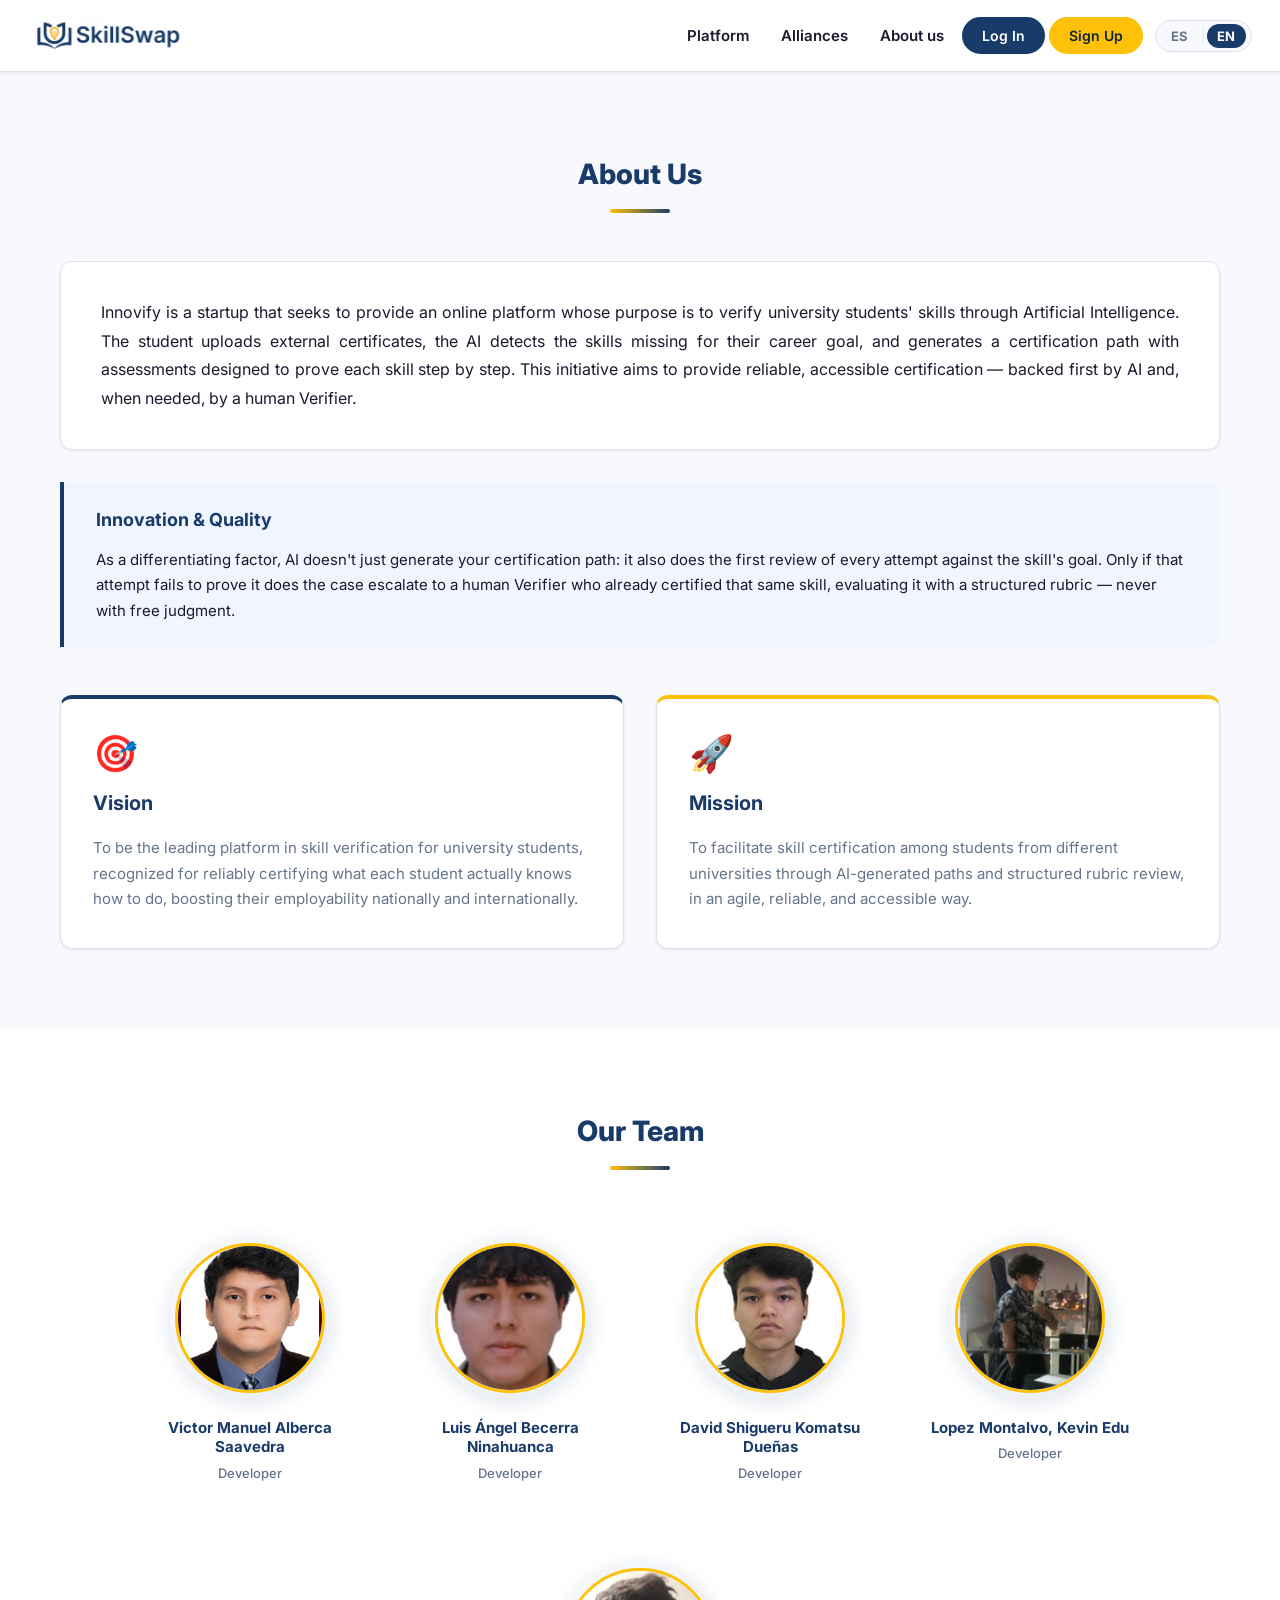
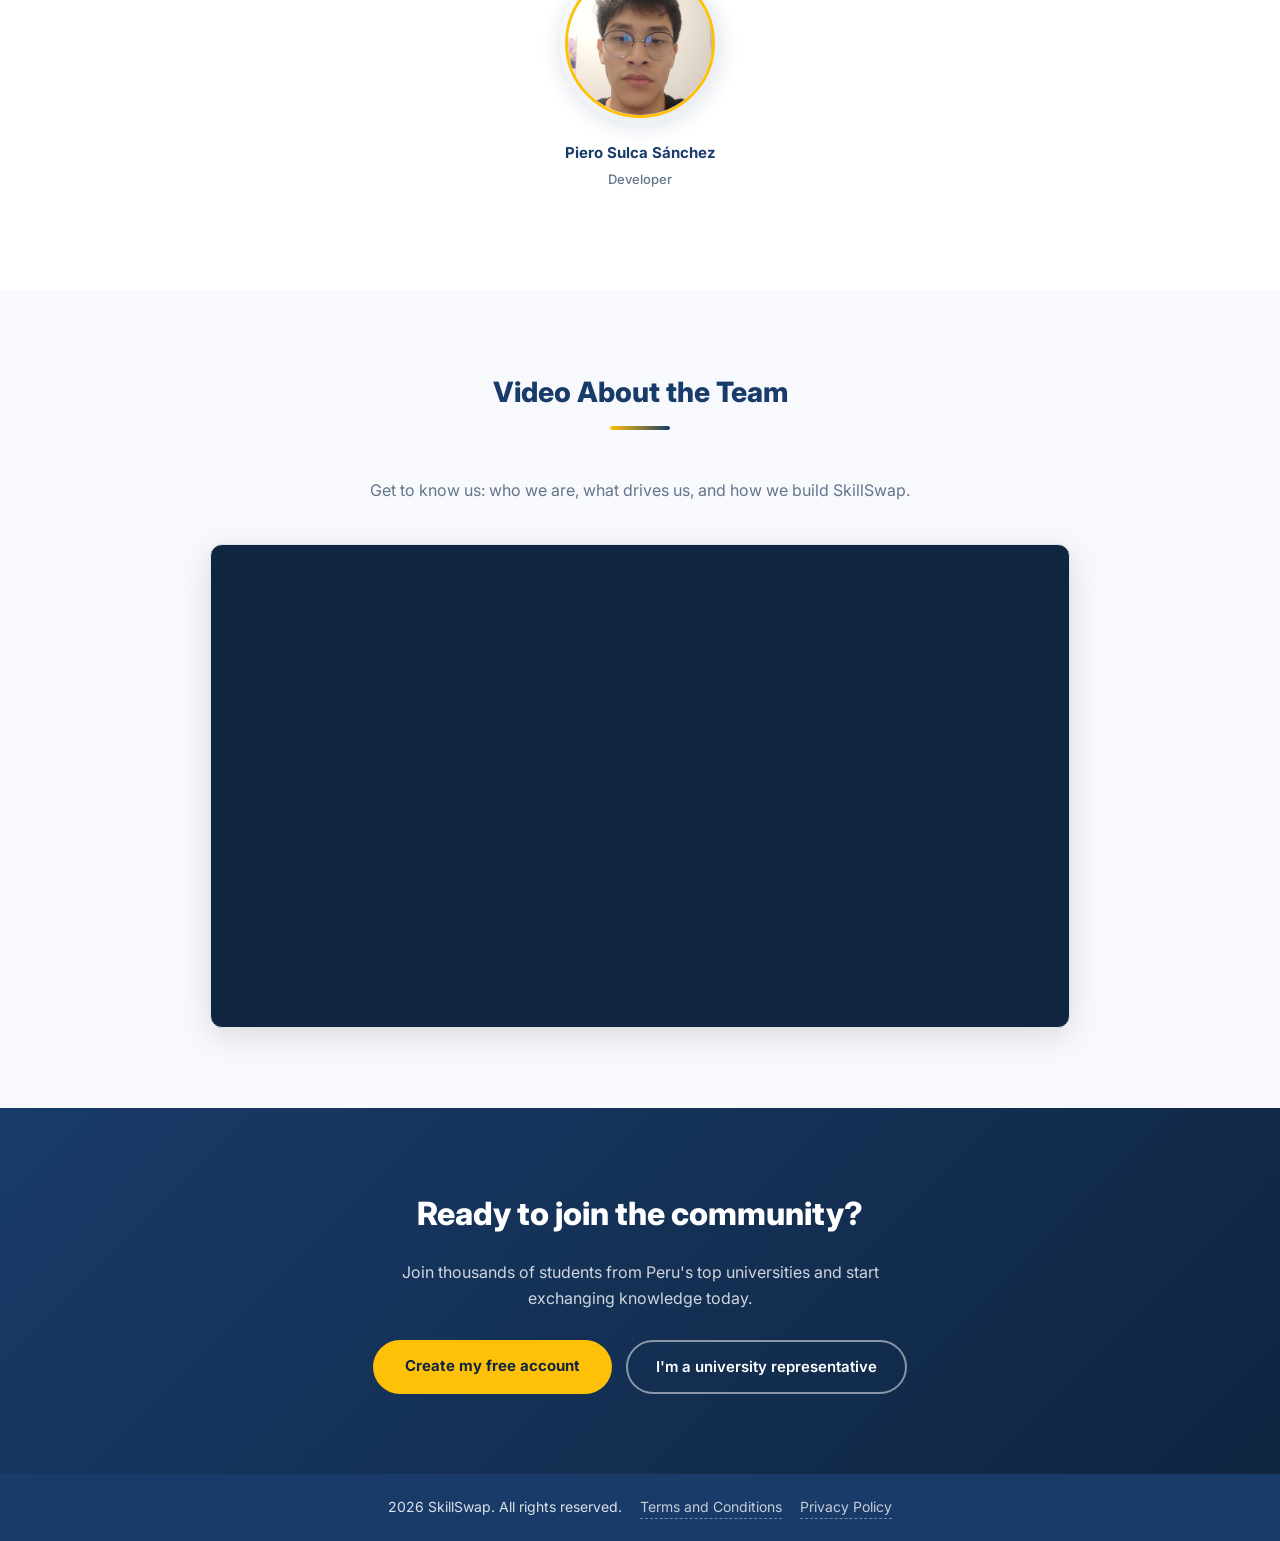
<file: sites/aboutUs.html>
<!DOCTYPE html>
<html lang="en-US">
  <head>
    <meta charset="UTF-8" />
    <meta name="viewport" content="width=device-width, initial-scale=1.0" />

    <meta name="description" content="Meet Innovify, the team behind SkillSwap, our mission, vision, and the people who make Peru's largest inter-university network possible." />
    <meta name="keywords" content="SkillSwap, Innovify, sobre nosotros, about us, equipo, team, misión, visión, mission, vision" />
    <meta name="author" content="Innovify" />

    <link rel="alternate" hreflang="es-419" href="aboutUs.html" />
    <link rel="alternate" hreflang="en-US" href="aboutUs.html" />
    <link rel="alternate" hreflang="x-default" href="aboutUs.html" />

    <link rel="stylesheet" href="../assets/styles/aboutus_stylesheet.css" />
    <link rel="icon" href="../favicon.ico" type="image/x-icon" />
    <title>SkillSwap | About Us</title>
    <link rel="stylesheet" href="../assets/styles/a11y.css" />
    <script src="../assets/scripts/i18n-init.js"></script>
  </head>

  <body>
    <a class="skip-link" href="#contenido-principal" data-i18n="skip-link">Skip to content</a>

    <!-- ═══ NAV ═══ -->
    <nav class="barra-navegacion">

      <div class="menu-hamburguesa" id="btn-menu" aria-label="Abrir menú" role="button" tabindex="0">
        <span></span>
        <span></span>
        <span></span>
      </div>

      <div class="logo animar-zoom">
        <a href="../index.html">
          <img src="../assets/images/SkillSwap_logo.png" alt="Logo SkillSwap" />
        </a>
      </div>

      <div class="menu-horizontal">
        <ul class="menu-horizontal-opciones escalonado">
          <li><a href="../index.html#seccion-screenshots" data-i18n="nav-plataforma">Plataforma</a></li>
          <li><a href="partnerships.html"   data-i18n="nav-alianzas">Alianzas</a></li>
          <li><a href="aboutUs.html" data-i18n="nav-sobre-nosotros">Sobre nosotros</a></li>

          <li>
            <a href="https://skillswap-app-web.web.app/login" class="btn-iniciarsesion" data-i18n="nav-login">Iniciar Sesión</a>
          </li>
          <li>
            <a href="https://skillswap-app-web.web.app/register" class="btn-registrase" data-i18n="nav-register">Registrarse</a>
          </li>

          <li class="lang-switcher-item">
            <div class="lang-switcher" role="group" aria-label="Seleccionar idioma">
              <button class="lang-btn"        data-lang="es" onclick="applyLanguage('es')" aria-label="Español">ES</button>
              <span class="lang-divider">|</span>
              <button class="lang-btn active" data-lang="en" onclick="applyLanguage('en')" aria-label="English">EN</button>
            </div>
          </li>

        </ul>
      </div>
    </nav>

    <div id="contenido-principal" tabindex="-1"></div>

    <!-- ═══ SECCIÓN: SOBRE NOSOTROS ═══ -->
    <section class="seccion-about">
      <div class="container">

        <div class="titulo-seccion animar-entrada-abajo">
          <h2 data-i18n="about-title">Sobre Nosotros</h2>
          <div class="titulo-decorador animar-zoom retardo-2"></div>
        </div>

        <div class="about-texto-contenido animar-entrada-izq retardo-1">
          <p data-i18n="about-desc">
            Innovify es una startup que busca brindar una plataforma en línea cuyo propósito es verificar las habilidades de estudiantes universitarios mediante Inteligencia Artificial. El estudiante sube certificados externos, la IA detecta qué habilidades le faltan para su meta profesional y genera una ruta de certificación con evaluaciones diseñadas para demostrar cada habilidad paso a paso. Esta iniciativa busca dar una certificación confiable y accesible, respaldada primero por IA y, cuando es necesario, por un Verificador humano.
          </p>
        </div>

        <div class="innovacion-calidad animar-entrada-der retardo-2">
          <h3 data-i18n="innovation-title">Innovación y Calidad</h3>
          <p data-i18n="innovation-desc">
            Como factor diferencial, la IA no solo genera tu ruta de certificación: también hace la primera revisión de cada intento contra el objetivo de la habilidad. Solo si ese intento no logra demostrarla, el caso se escala a un Verificador humano que ya certificó esa misma habilidad y lo evalúa con una rúbrica estructurada — nunca a criterio libre.
          </p>
        </div>

        <!-- Misión y Visión -->
        <div class="mv-grid escalonado retardo-3">

          <div class="mv-card">
            <div class="mv-icono">🎯</div>
            <h3 data-i18n="vision-title">Visión</h3>
            <p data-i18n="vision-desc">
              Ser la plataforma líder en verificación de habilidades para estudiantes universitarios, reconocida por certificar de forma confiable lo que cada estudiante realmente sabe hacer, potenciando su empleabilidad a nivel nacional e internacional.
            </p>
          </div>

          <div class="mv-card mv-card--accent">
            <div class="mv-icono">🚀</div>
            <h3 data-i18n="mision-title">Misión</h3>
            <p data-i18n="mision-desc">
              Facilitar la certificación de habilidades entre estudiantes de distintas universidades mediante rutas generadas por IA y revisión con rúbrica estructurada, de manera ágil, confiable y accesible.
            </p>
          </div>

        </div>
      </div>
    </section>

    <!-- ═══ SECCIÓN: NUESTRO EQUIPO ═══ -->
    <section class="seccion-equipo">
      <div class="container">

        <div class="titulo-seccion animar-entrada-abajo retardo-4">
          <h2 data-i18n="team-title">Nuestro Equipo</h2>
          <div class="titulo-decorador animar-zoom retardo-5"></div>
        </div>

        <div class="equipo-grid escalonado retardo-5">

          <div class="equipo-item">
            <div class="equipo-foto-container">
              <img src="../assets/images/image-perfil-victor.png" alt="Victor Manuel Alberca Saavedra" class="equipo-foto" />
            </div>
            <h3 class="equipo-nombre">Victor Manuel Alberca Saavedra</h3>
            <p class="equipo-rol" data-i18n="role-victor">Desarrollador</p>
          </div>

          <div class="equipo-item">
            <div class="equipo-foto-container">
              <img src="../assets/images/ima-foto-luis.jpeg" alt="Luis Ángel Becerra Ninahuanca" class="equipo-foto" />
            </div>
            <h3 class="equipo-nombre">Luis Ángel Becerra Ninahuanca</h3>
            <p class="equipo-rol" data-i18n="role-luis">Desarrollador</p>
          </div>

          <div class="equipo-item">
            <div class="equipo-foto-container">
              <img src="../assets/images/image-david.png" alt="David Shigueru Komatsu Dueñas" class="equipo-foto" />
            </div>
            <h3 class="equipo-nombre">David Shigueru Komatsu Dueñas</h3>
            <p class="equipo-rol" data-i18n="role-david">Desarrollador</p>
          </div>

          <div class="equipo-item">
            <div class="equipo-foto-container">
              <img src="../assets/images/image-perfil-kevin.png" alt="Lopez Montalvo, Kevin Edu" class="equipo-foto" />
            </div>
            <h3 class="equipo-nombre">Lopez Montalvo, Kevin Edu</h3>
            <p class="equipo-rol" data-i18n="role-kevin">Desarrollador</p>
          </div>

          <div class="equipo-item">
            <div class="equipo-foto-container">
              <img src="../assets/images/image-perfil-piero.jpg" alt="Piero Sulca Sánchez" class="equipo-foto" />
            </div>
            <h3 class="equipo-nombre">Piero Sulca Sánchez </h3>
            <p class="equipo-rol" data-i18n="role-piero">Desarrollador</p>
          </div>

        </div>
      </div>
    </section>

       <!-- ═══ SECCIÓN: VIDEO ABOUT THE TEAM ═══ -->
    <section class="seccion-video-equipo">
      <div class="container">

        <div class="titulo-seccion animar-entrada-abajo retardo-6">
          <h2 data-i18n="video-title">Video About the Team</h2>
          <div class="titulo-decorador animar-zoom retardo-7"></div>
        </div>

        <p class="section-subtitle animar-entrada-abajo retardo-6" data-i18n="video-subtitle">
          Conócenos de cerca: quiénes somos, qué nos motiva y cómo construimos SkillSwap.
        </p>

        <div class="video-wrapper animar-zoom-rotar retardo-7" id="video-container">

          <iframe
            src="https://www.youtube-nocookie.com/embed/_XDtUMnAASU"
            title="Video About the Team de SkillSwap"
            loading="lazy"
            allow="accelerometer; clipboard-write; encrypted-media; gyroscope; picture-in-picture; web-share"
            referrerpolicy="strict-origin-when-cross-origin"
            allowfullscreen></iframe>

        </div>

      </div>
    </section>

    <!-- ═══ SECCIÓN: CTA FINAL ═══ -->
    <section class="seccion-cta-final">
      <div class="container">
        <h2 data-i18n="cta-title">¿Listo para ser parte de la comunidad?</h2>
        <p data-i18n="cta-desc">Únete a miles de estudiantes de las mejores universidades del Perú y empieza a intercambiar conocimiento hoy mismo.</p>
        <div class="cta-botones">
          <a href="https://skillswap-app-web.web.app/register" class="btn-cta-primario" data-i18n="cta-btn-register">Crear mi cuenta gratis</a>
          <a href="partnerships.html" class="btn-cta-secundario" data-i18n="cta-btn-alliance">Soy representante universitario</a>
        </div>
      </div>
    </section>

    <!-- ═══ FOOTER ═══ -->
    <footer>
      <div class="seccion-footer">
        <p>
          <span data-i18n="footer-text">2026 SkillSwap. Todos los derechos reservados.</span>
          <a href="terms.html" class="terminos-condiciones" data-i18n="footer-terms">
            Términos y Condiciones
          </a>
          <a href="../archivos/PoliticaPrivacidad.pdf" class="terminos-condiciones" data-i18n="footer-privacy">
            Política de Privacidad
          </a>
        </p>
      </div>
    </footer>

    <!-- ═══ SCRIPTS ═══ -->
    <script>
      const btnMenu = document.getElementById('btn-menu');
      const menu = document.querySelector('.barra-navegacion .menu-horizontal');
      if (btnMenu) {
        btnMenu.addEventListener('click', () => {
          menu.classList.toggle('activo');
        });
      }
    </script>

    <script>
      const translations = {
        es: {
          "page-title":        "SkillSwap | Sobre Nosotros",
          "meta-description":  "Conoce a Innovify, el equipo detrás de SkillSwap, nuestra misión, visión y las personas que hacen posible la red interuniversitaria más grande del Perú.",

          "nav-plataforma":     "Plataforma",
          "nav-alianzas":       "Alianzas",
          "nav-sobre-nosotros": "Sobre nosotros",
          "nav-login":          "Iniciar Sesión",
          "nav-register":       "Registrarse",

          "about-title": "Sobre Nosotros",
          "about-desc":  "Innovify es una startup que busca brindar una plataforma en línea cuyo propósito es verificar las habilidades de estudiantes universitarios mediante Inteligencia Artificial. El estudiante sube certificados externos, la IA detecta qué habilidades le faltan para su meta profesional y genera una ruta de certificación con evaluaciones diseñadas para demostrar cada habilidad paso a paso. Esta iniciativa busca dar una certificación confiable y accesible, respaldada primero por IA y, cuando es necesario, por un Verificador humano.",

          "innovation-title": "Innovación y Calidad",
          "innovation-desc":  "Como factor diferencial, la IA no solo genera tu ruta de certificación: también hace la primera revisión de cada intento contra el objetivo de la habilidad. Solo si ese intento no logra demostrarla, el caso se escala a un Verificador humano que ya certificó esa misma habilidad y lo evalúa con una rúbrica estructurada — nunca a criterio libre.",

          "vision-title": "Visión",
          "vision-desc":  "Ser la plataforma líder en verificación de habilidades para estudiantes universitarios, reconocida por certificar de forma confiable lo que cada estudiante realmente sabe hacer, potenciando su empleabilidad a nivel nacional e internacional.",
          "mision-title": "Misión",
          "mision-desc":  "Facilitar la certificación de habilidades entre estudiantes de distintas universidades mediante rutas generadas por IA y revisión con rúbrica estructurada, de manera ágil, confiable y accesible.",

          "team-title":    "Nuestro Equipo",
          "role-victor":   "Desarrollador",
          "role-luis":     "Desarrollador",
          "role-david":    "Desarrollador",
          "role-kevin":    "Desarrollador",
          "role-piero":    "Desarrollador",

          "video-title":        "Video About the Team",
          "video-subtitle":     "Conócenos de cerca: quiénes somos, qué nos motiva y cómo construimos SkillSwap.",

          "cta-title":           "¿Listo para ser parte de la comunidad?",
          "cta-desc":            "Únete a miles de estudiantes de las mejores universidades del Perú y empieza a intercambiar conocimiento hoy mismo.",
          "cta-btn-register":    "Crear mi cuenta gratis",
          "cta-btn-alliance":    "Soy representante universitario",

          "footer-text":  "2026 SkillSwap. Todos los derechos reservados.",
          "skip-link": "Saltar al contenido",
          "footer-terms": "Términos y Condiciones",
          "footer-privacy": "Política de Privacidad",
        },

        en: {
          "page-title":        "SkillSwap | About Us",
          "meta-description":  "Meet Innovify, the team behind SkillSwap, our mission, vision, and the people who make Peru's largest inter-university network possible.",

          "nav-plataforma":     "Platform",
          "nav-alianzas":       "Alliances",
          "nav-sobre-nosotros": "About us",
          "nav-login":          "Log In",
          "nav-register":       "Sign Up",

          "about-title": "About Us",
          "about-desc":  "Innovify is a startup that seeks to provide an online platform whose purpose is to verify university students' skills through Artificial Intelligence. The student uploads external certificates, the AI detects the skills missing for their career goal, and generates a certification path with assessments designed to prove each skill step by step. This initiative aims to provide reliable, accessible certification — backed first by AI and, when needed, by a human Verifier.",

          "innovation-title": "Innovation & Quality",
          "innovation-desc":  "As a differentiating factor, AI doesn't just generate your certification path: it also does the first review of every attempt against the skill's goal. Only if that attempt fails to prove it does the case escalate to a human Verifier who already certified that same skill, evaluating it with a structured rubric — never with free judgment.",

          "vision-title": "Vision",
          "vision-desc":  "To be the leading platform in skill verification for university students, recognized for reliably certifying what each student actually knows how to do, boosting their employability nationally and internationally.",
          "mision-title": "Mission",
          "mision-desc":  "To facilitate skill certification among students from different universities through AI-generated paths and structured rubric review, in an agile, reliable, and accessible way.",

          "team-title":    "Our Team",
          "role-victor":   "Developer",
          "role-luis":     "Developer",
          "role-david":    "Developer",
          "role-kevin":    "Developer",
          "role-piero":    "Developer",

          "video-title":        "Video About the Team",
          "video-subtitle":     "Get to know us: who we are, what drives us, and how we build SkillSwap.",

          "cta-title":           "Ready to join the community?",
          "cta-desc":            "Join thousands of students from Peru's top universities and start exchanging knowledge today.",
          "cta-btn-register":    "Create my free account",
          "cta-btn-alliance":    "I'm a university representative",

          "footer-text":  "2026 SkillSwap. All rights reserved.",
          "skip-link": "Skip to content",
          "footer-terms": "Terms and Conditions",
          "footer-privacy": "Privacy Policy",
        }
      };

      function applyLanguage(lang) {
        if (!translations[lang]) return;
        const t = translations[lang];
        document.documentElement.lang = skillswapHtmlLang(lang);
        document.title = t["page-title"];
        const metaDesc = document.querySelector('meta[name="description"]');
        if (metaDesc) metaDesc.setAttribute('content', t["meta-description"]);
        document.querySelectorAll('[data-i18n]').forEach(el => {
          const key = el.getAttribute('data-i18n');
          if (t[key] !== undefined) el.textContent = t[key];
        });
        document.querySelectorAll('.lang-btn').forEach(btn => {
          btn.classList.toggle('active', btn.dataset.lang === lang);
        });
        localStorage.setItem('skillswap-lang', lang);
      }

      (function init() {
        const savedLang = skillswapInitialLang();
        applyLanguage(savedLang);
      })();
    </script>

  </body>
</html>
</file>
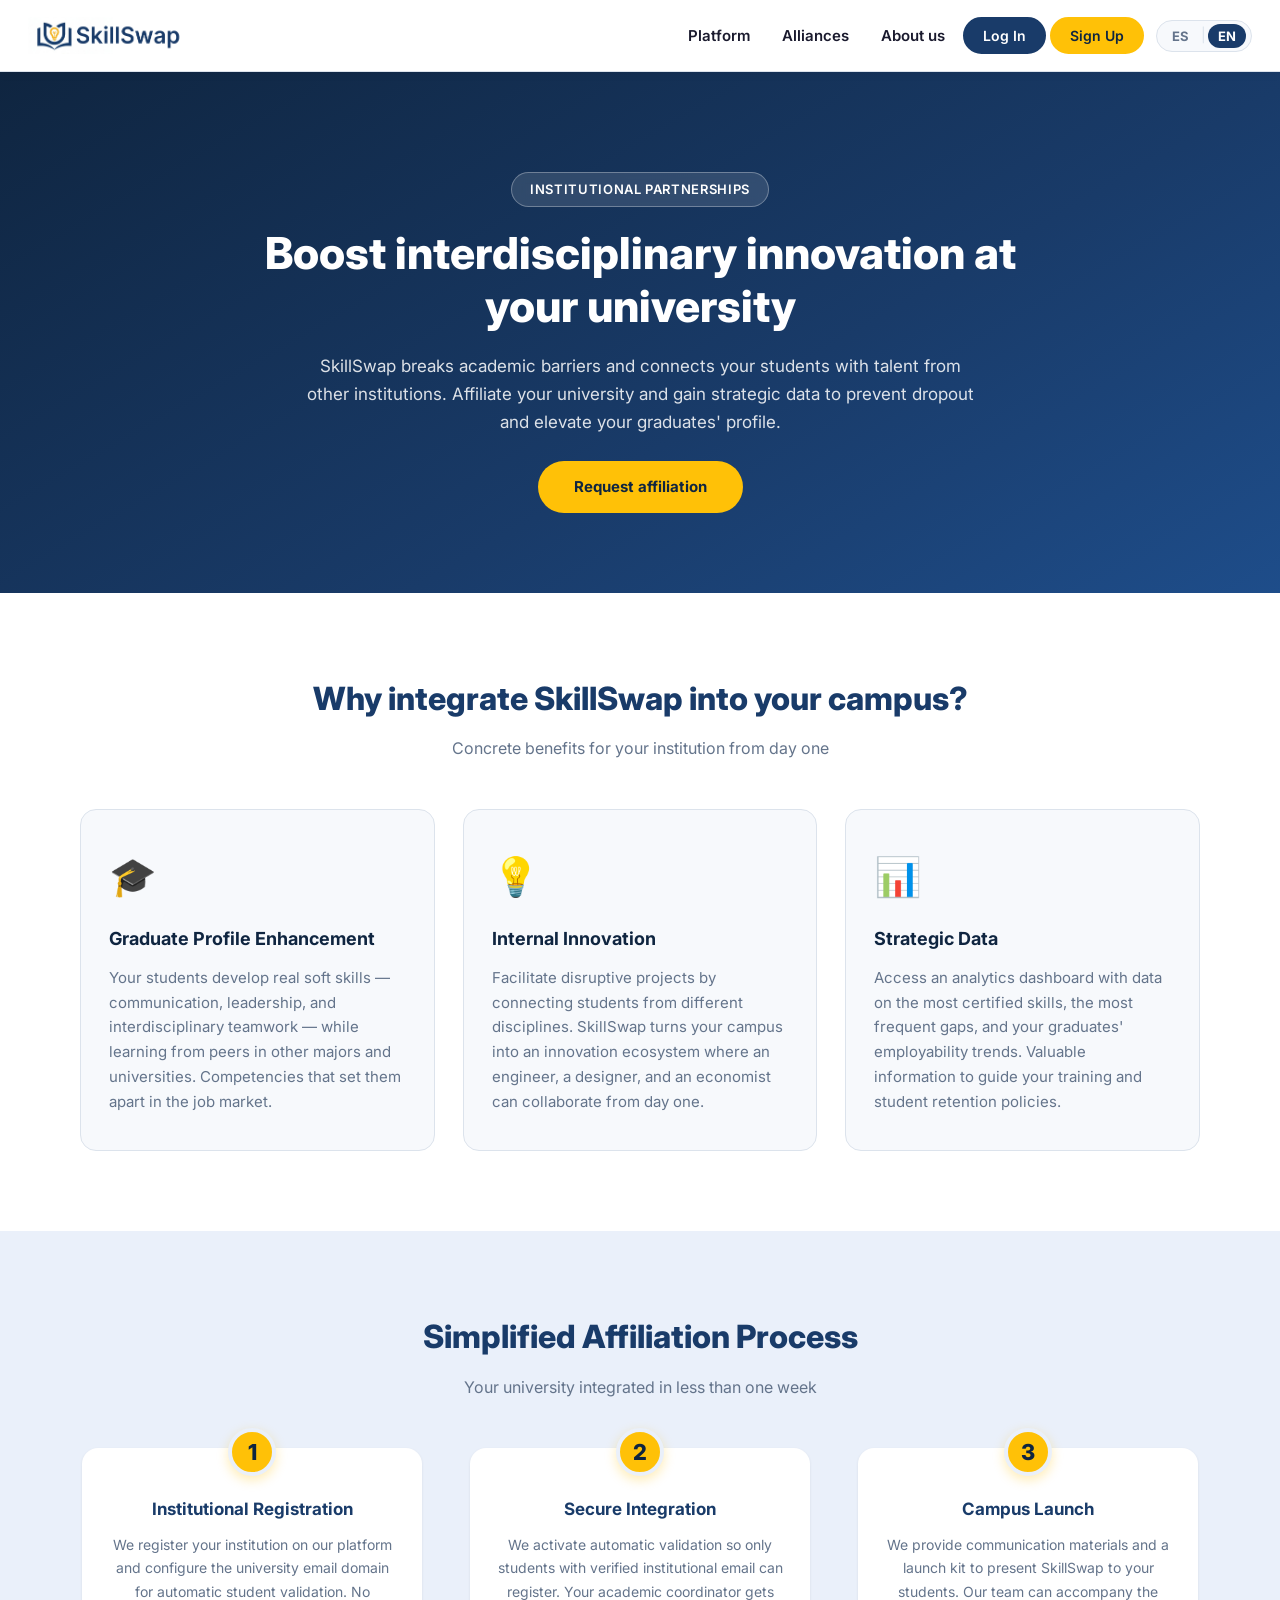
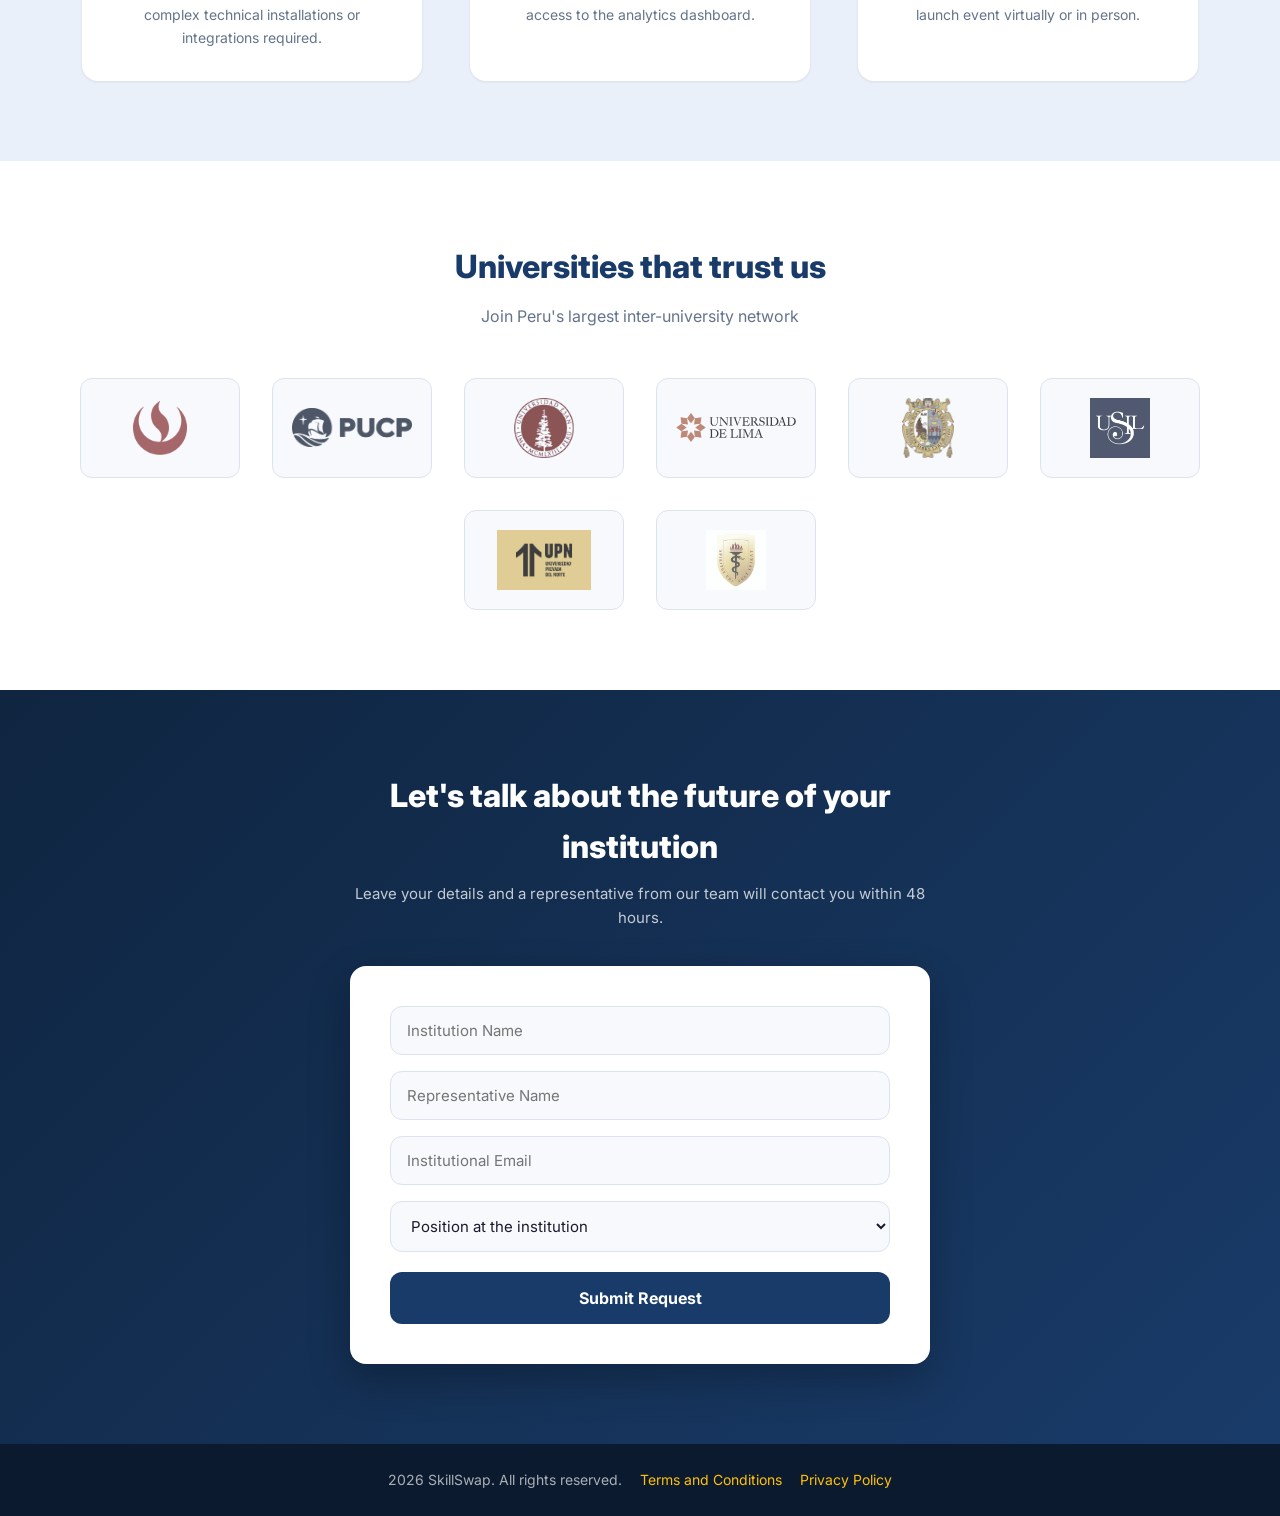
<file: sites/partnerships.html>
<!DOCTYPE html>
<html lang="en-US">
<head>
  <meta charset="UTF-8" />
  <meta name="viewport" content="width=device-width, initial-scale=1.0" />

  <meta name="description" content="Affiliate your university with SkillSwap and offer your students AI-powered skill verification and reliable certification." />
    <meta name="keywords" content="alianzas universitarias, university partnerships, afiliación, affiliation, SkillSwap, universidades, Perú" />
    <meta name="author" content="Innovify" />

  <link rel="alternate" hreflang="es-419" href="partnerships.html" />
  <link rel="alternate" hreflang="en-US" href="partnerships.html" />
  <link rel="alternate" hreflang="x-default" href="partnerships.html" />

  <link rel="stylesheet" href="../assets/styles/partnerships_stylesheet.css">
  <link rel="icon" href="../favicon.ico" type="image/x-icon" />

  <title>SkillSwap | Institutional Partnerships</title>
  <link rel="stylesheet" href="../assets/styles/a11y.css" />
  <script src="../assets/scripts/i18n-init.js"></script>
</head>

<body>
    <a class="skip-link" href="#contenido-principal" data-i18n="skip-link">Skip to content</a>

<!-- ═══ NAV ═══ -->
<nav class="barra-navegacion">
  <div class="menu-hamburguesa" id="btn-menu">
    <span></span><span></span><span></span>
  </div>

  <div class="logo">
    <a href="../index.html">
      <img src="../assets/images/SkillSwap_logo.png" alt="Logo SkillSwap" />
    </a>
  </div>

  <div class="menu-horizontal">
    <ul class="menu-horizontal-opciones">
      <li><a href="../index.html#seccion-screenshots" data-i18n="nav-plataforma">Plataforma</a></li>
      <li><a href="partnerships.html"  data-i18n="nav-alianzas">Alianzas</a></li>
      <li><a href="aboutUs.html"    data-i18n="nav-sobre-nosotros">Sobre nosotros</a></li>
      <li>
        <a href="https://skillswap-app-web.web.app/login" class="btn-iniciarsesion" data-i18n="nav-login">Iniciar Sesión</a>
      </li>
      <li>
        <a href="https://skillswap-app-web.web.app/register" class="btn-registrase" data-i18n="nav-register">Registrarse</a>
      </li>
      <li class="lang-switcher-item">
        <div class="lang-switcher">
          <button class="lang-btn" data-lang="es" onclick="applyLanguage('es')">ES</button>
          <span class="lang-divider">|</span>
          <button class="lang-btn active" data-lang="en" onclick="applyLanguage('en')">EN</button>
        </div>
      </li>
    </ul>
  </div>
</nav>

    <div id="contenido-principal" tabindex="-1"></div>

<!-- ═══ HERO ═══ -->
<header class="hero-alianzas">
  <div class="hero-content">
    <div class="hero-badge-al" data-i18n="hero-badge">Alianzas Institucionales</div>
    <h1 data-i18n="hero-title">Potencie la innovación interdisciplinaria en su universidad</h1>
    <p data-i18n="hero-desc">SkillSwap rompe las barreras académicas y conecta a sus estudiantes con talento de otras instituciones. Afilie su universidad y acceda a datos estratégicos para prevenir la deserción y elevar el perfil de sus egresados.</p>
    <a href="#contacto-form" class="btn-primary" data-i18n="hero-btn">Solicitar afiliación</a>
  </div>
</header>

<!-- ═══ BENEFICIOS ═══ -->
<section class="beneficios-institucionales">
  <div class="container">
    <h2 data-i18n="ben-title">¿Por qué integrar SkillSwap en su campus?</h2>
    <p class="subtitle" data-i18n="ben-subtitle">Beneficios concretos para su institución desde el primer día</p>

    <div class="grid-beneficios">

      <div class="card-beneficio">
        <div class="icono">🎓</div>
        <h3 data-i18n="ben-1-title">Mejora del Perfil del Egresado</h3>
        <p data-i18n="ben-1-desc">Sus estudiantes desarrollan habilidades blandas reales — comunicación, liderazgo y trabajo interdisciplinario — mientras aprenden de pares en otras carreras y universidades. Competencias que los diferencia en el mercado laboral.</p>
      </div>

      <div class="card-beneficio">
        <div class="icono">💡</div>
        <h3 data-i18n="ben-2-title">Innovación Interna</h3>
        <p data-i18n="ben-2-desc">Facilite proyectos disruptivos al conectar estudiantes de distintas disciplinas. SkillSwap convierte su campus en un ecosistema de innovación donde un ingeniero, un diseñador y un economista pueden colaborar desde el primer año.</p>
      </div>

      <div class="card-beneficio">
        <div class="icono">📊</div>
        <h3 data-i18n="ben-3-title">Data Estratégica</h3>
        <p data-i18n="ben-3-desc">Acceda a un dashboard analítico con datos sobre las habilidades más certificadas, los gaps más frecuentes y las tendencias de empleabilidad de sus egresados. Información valiosa para orientar sus políticas de formación y retención estudiantil.</p>
      </div>

    </div>
  </div>
</section>

<!-- ═══ PROCESO ═══ -->
<section class="proceso-afiliacion">
  <div class="container">
    <h2 data-i18n="proc-title">Proceso de Afiliación Simplificado</h2>
    <p class="subtitle" data-i18n="proc-subtitle">Su universidad integrada en menos de una semana</p>

    <div class="pasos-container">

      <div class="paso">
        <span class="numero-paso">1</span>
        <h4 data-i18n="proc-1-title">Registro Institucional</h4>
        <p data-i18n="proc-1-desc">Completamos el alta de su institución en nuestra plataforma. Configuramos el dominio de correo universitario (ej. @upc.edu.pe) para la validación automática de sus estudiantes. Sin instalaciones ni integraciones técnicas complejas.</p>
      </div>

      <div class="paso">
        <span class="numero-paso">2</span>
        <h4 data-i18n="proc-2-title">Integración Segura</h4>
        <p data-i18n="proc-2-desc">Activamos la validación automática para que solo estudiantes con correo institucional verificado puedan registrarse. Su coordinador académico recibe acceso al dashboard analítico y puede configurar los parámetros de seguimiento.</p>
      </div>

      <div class="paso">
        <span class="numero-paso">3</span>
        <h4 data-i18n="proc-3-title">Lanzamiento en Campus</h4>
        <p data-i18n="proc-3-desc">Le brindamos materiales de comunicación y un kit de lanzamiento para presentar SkillSwap a sus estudiantes. Nuestro equipo puede acompañar el evento de lanzamiento en modalidad virtual o presencial.</p>
      </div>

    </div>
  </div>
</section>

<!-- ═══ UNIVERSIDADES AFILIADAS ═══ -->
<section class="universidades-section">
  <div class="container">
    <h2 data-i18n="uni-title">Universidades que confían en nosotros</h2>
    <p class="subtitle" data-i18n="uni-desc">Únase a la red interuniversitaria más grande del Perú</p>

    <div class="logos-grid">
      <div class="logo-item">
        <a href="https://www.upc.edu.pe" target="_blank" rel="noopener">
          <img src="../assets/images/upc_logo.png" alt="UPC — Universidad Peruana de Ciencias Aplicadas" />
        </a>
      </div>
      <div class="logo-item">
        <a href="https://www.pucp.edu.pe" target="_blank" rel="noopener">
          <img src="../assets/images/pucp_logo.png" alt="PUCP — Pontificia Universidad Católica del Perú" />
        </a>
      </div>
      <div class="logo-item">
        <a href="https://www.esan.edu.pe" target="_blank" rel="noopener">
          <img src="../assets/images/esan_logo2.png" alt="ESAN Graduate School of Business" />
        </a>
      </div>
      <div class="logo-item">
        <a href="https://www.ulima.edu.pe" target="_blank" rel="noopener">
          <img src="../assets/images/u_lima_logo.svg" alt="Universidad de Lima" />
        </a>
      </div>
      <div class="logo-item">
        <a href="https://www.unmsm.edu.pe" target="_blank" rel="noopener">
          <img src="../assets/images/unmsm_logo.png" alt="UNMSM — Universidad Nacional Mayor de San Marcos" />
        </a>
      </div>
      <div class="logo-item">
        <a href="https://www.usil.edu.pe" target="_blank" rel="noopener">
          <img src="../assets/images/usil_logo.jpg" alt="USIL — Universidad San Ignacio de Loyola" />
        </a>
      </div>
      <div class="logo-item">
        <a href="https://www.upn.edu.pe" target="_blank" rel="noopener">
          <img src="../assets/images/upn_logo.png" alt="UPN — Universidad Privada del Norte" />
        </a>
      </div>
      <div class="logo-item">
        <a href="https://www.cayetano.edu.pe" target="_blank" rel="noopener">
          <img src="../assets/images/cayetano_logo.jpg" alt="Universidad Peruana Cayetano Heredia" />
        </a>
      </div>
    </div>
  </div>
</section>

<!-- ═══ FORMULARIO DE CONTACTO ═══ -->
<section id="contacto-form" class="contacto-institucional">
  <div class="container-form">
    <h2 data-i18n="contact-title">Hablemos sobre el futuro de su institución</h2>
    <p data-i18n="contact-desc">Deje sus datos y un representante de nuestro equipo se pondrá en contacto con usted en menos de 48 horas.</p>

    <form class="form-alianza" onsubmit="handleSubmit(event)">

      <input type="text"  id="nombre-inst"   data-i18n-placeholder="contact-placeholder-1" placeholder="Nombre de la Institución"   required />
      <input type="text"  id="nombre-rep"    data-i18n-placeholder="contact-placeholder-2" placeholder="Nombre del Representante"    required />
      <input type="email" id="correo-inst"   data-i18n-placeholder="contact-placeholder-3" placeholder="Correo Institucional"         required />

      <select id="cargo" required>
        <option value=""          data-i18n="contact-select-0">Cargo en la institución</option>
        <option value="rectorado" data-i18n="contact-select-1">Rectorado / Dirección</option>
        <option value="coord"     data-i18n="contact-select-2">Coordinador Académico</option>
        <option value="docente"   data-i18n="contact-select-3">Docente</option>
        <option value="otro"      data-i18n="contact-select-4">Otro</option>
      </select>

      <button type="submit" class="btn-submit" data-i18n="contact-btn">Enviar Solicitud</button>
    </form>

    <!-- Mensaje de éxito (oculto por defecto) -->
    <div class="form-success" id="form-success" style="display:none;">
      <div class="form-success-icon">✓</div>
      <p data-i18n="form-success-msg">¡Solicitud enviada! Nos pondremos en contacto contigo pronto.</p>
    </div>

  </div>
</section>

<!-- ═══ FOOTER ═══ -->
<footer>
  <div class="seccion-footer">
    <p>
      <span data-i18n="footer-text">2026 SkillSwap. Todos los derechos reservados.</span>
      <a href="terms.html" data-i18n="footer-terms">Términos y Condiciones</a>
      <a href="../archivos/PoliticaPrivacidad.pdf" class="terminos-condiciones" data-i18n="footer-privacy">
            Política de Privacidad
          </a>
    </p>
  </div>
</footer>

<!-- ═══ SCRIPTS ═══ -->
<script>
  const btnMenu = document.getElementById('btn-menu');
  const menu = document.querySelector('.menu-horizontal');
  btnMenu.addEventListener('click', () => { menu.classList.toggle('activo'); });

  function handleSubmit(e) {
    e.preventDefault();
    document.querySelector('.form-alianza').style.display = 'none';
    document.getElementById('form-success').style.display  = 'flex';
  }
</script>

<script>
const translations = {
  es: {
    "page-title":        "SkillSwap | Alianzas Institucionales",
    "meta-description":  "Afilia tu universidad a SkillSwap y ofrece a tus estudiantes verificación de habilidades con IA y certificaciones confiables.",

    "nav-plataforma":     "Plataforma",
    "nav-alianzas":       "Alianzas",
    "nav-sobre-nosotros": "Sobre nosotros",
    "nav-login":          "Iniciar Sesión",
    "nav-register":       "Registrarse",

    "hero-badge":  "Alianzas Institucionales",
    "hero-title":  "Potencie la innovación interdisciplinaria en su universidad",
    "hero-desc":   "SkillSwap rompe las barreras académicas y conecta a sus estudiantes con talento de otras instituciones. Afilie su universidad y acceda a datos estratégicos para prevenir la deserción y elevar el perfil de sus egresados.",
    "hero-btn":    "Solicitar afiliación",

    "ben-title":    "¿Por qué integrar SkillSwap en su campus?",
    "ben-subtitle": "Beneficios concretos para su institución desde el primer día",
    "ben-1-title":  "Mejora del Perfil del Egresado",
    "ben-1-desc":   "Sus estudiantes desarrollan habilidades blandas reales — comunicación, liderazgo y trabajo interdisciplinario — mientras aprenden de pares en otras carreras y universidades. Competencias que los diferencia en el mercado laboral.",
    "ben-2-title":  "Innovación Interna",
    "ben-2-desc":   "Facilite proyectos disruptivos al conectar estudiantes de distintas disciplinas. SkillSwap convierte su campus en un ecosistema de innovación donde un ingeniero, un diseñador y un economista pueden colaborar desde el primer año.",
    "ben-3-title":  "Data Estratégica",
    "ben-3-desc":   "Acceda a un dashboard analítico con datos sobre las habilidades más certificadas, los gaps más frecuentes y las tendencias de empleabilidad de sus egresados. Información valiosa para orientar sus políticas de formación y retención estudiantil.",

    "proc-title":    "Proceso de Afiliación Simplificado",
    "proc-subtitle": "Su universidad integrada en menos de una semana",
    "proc-1-title":  "Registro Institucional",
    "proc-1-desc":   "Completamos el alta de su institución en nuestra plataforma. Configuramos el dominio de correo universitario para la validación automática de sus estudiantes. Sin instalaciones ni integraciones técnicas complejas.",
    "proc-2-title":  "Integración Segura",
    "proc-2-desc":   "Activamos la validación automática para que solo estudiantes con correo institucional verificado puedan registrarse. Su coordinador recibe acceso al dashboard analítico.",
    "proc-3-title":  "Lanzamiento en Campus",
    "proc-3-desc":   "Le brindamos materiales de comunicación y un kit de lanzamiento para presentar SkillSwap a sus estudiantes. Nuestro equipo acompaña el evento de lanzamiento en modalidad virtual o presencial.",

    "uni-title": "Universidades que confían en nosotros",
    "uni-desc":  "Únase a la red interuniversitaria más grande del Perú",

    "contact-title":         "Hablemos sobre el futuro de su institución",
    "contact-desc":          "Deje sus datos y un representante de nuestro equipo se pondrá en contacto con usted en menos de 48 horas.",
    "contact-placeholder-1": "Nombre de la Institución",
    "contact-placeholder-2": "Nombre del Representante",
    "contact-placeholder-3": "Correo Institucional",
    "contact-select-0":      "Cargo en la institución",
    "contact-select-1":      "Rectorado / Dirección",
    "contact-select-2":      "Coordinador Académico",
    "contact-select-3":      "Docente",
    "contact-select-4":      "Otro",
    "contact-btn":           "Enviar Solicitud",
    "form-success-msg":      "¡Solicitud enviada! Nos pondremos en contacto contigo pronto.",

    "footer-text":  "2026 SkillSwap. Todos los derechos reservados.",
    "skip-link": "Saltar al contenido",
          "footer-terms": "Términos y Condiciones",
    "footer-privacy": "Política de Privacidad",
  },

  en: {
    "page-title":        "SkillSwap | Institutional Partnerships",
    "meta-description":  "Affiliate your university with SkillSwap and offer your students AI-powered skill verification and reliable certification.",

    "nav-plataforma":     "Platform",
    "nav-alianzas":       "Alliances",
    "nav-sobre-nosotros": "About us",
    "nav-login":          "Log In",
    "nav-register":       "Sign Up",

    "hero-badge":  "Institutional Partnerships",
    "hero-title":  "Boost interdisciplinary innovation at your university",
    "hero-desc":   "SkillSwap breaks academic barriers and connects your students with talent from other institutions. Affiliate your university and gain strategic data to prevent dropout and elevate your graduates' profile.",
    "hero-btn":    "Request affiliation",

    "ben-title":    "Why integrate SkillSwap into your campus?",
    "ben-subtitle": "Concrete benefits for your institution from day one",
    "ben-1-title":  "Graduate Profile Enhancement",
    "ben-1-desc":   "Your students develop real soft skills — communication, leadership, and interdisciplinary teamwork — while learning from peers in other majors and universities. Competencies that set them apart in the job market.",
    "ben-2-title":  "Internal Innovation",
    "ben-2-desc":   "Facilitate disruptive projects by connecting students from different disciplines. SkillSwap turns your campus into an innovation ecosystem where an engineer, a designer, and an economist can collaborate from day one.",
    "ben-3-title":  "Strategic Data",
    "ben-3-desc":   "Access an analytics dashboard with data on the most certified skills, the most frequent gaps, and your graduates' employability trends. Valuable information to guide your training and student retention policies.",

    "proc-title":    "Simplified Affiliation Process",
    "proc-subtitle": "Your university integrated in less than one week",
    "proc-1-title":  "Institutional Registration",
    "proc-1-desc":   "We register your institution on our platform and configure the university email domain for automatic student validation. No complex technical installations or integrations required.",
    "proc-2-title":  "Secure Integration",
    "proc-2-desc":   "We activate automatic validation so only students with verified institutional email can register. Your academic coordinator gets access to the analytics dashboard.",
    "proc-3-title":  "Campus Launch",
    "proc-3-desc":   "We provide communication materials and a launch kit to present SkillSwap to your students. Our team can accompany the launch event virtually or in person.",

    "uni-title": "Universities that trust us",
    "uni-desc":  "Join Peru's largest inter-university network",

    "contact-title":         "Let's talk about the future of your institution",
    "contact-desc":          "Leave your details and a representative from our team will contact you within 48 hours.",
    "contact-placeholder-1": "Institution Name",
    "contact-placeholder-2": "Representative Name",
    "contact-placeholder-3": "Institutional Email",
    "contact-select-0":      "Position at the institution",
    "contact-select-1":      "Management / Dean's Office",
    "contact-select-2":      "Academic Coordinator",
    "contact-select-3":      "Faculty Member",
    "contact-select-4":      "Other",
    "contact-btn":           "Submit Request",
    "form-success-msg":      "Request submitted! We will be in touch soon.",

    "footer-text":  "2026 SkillSwap. All rights reserved.",
    "skip-link": "Skip to content",
          "footer-terms": "Terms and Conditions",
    "footer-privacy": "Privacy Policy",
  }
};

function applyLanguage(lang) {
  const t = translations[lang];
  if (!t) return;

  document.documentElement.lang = skillswapHtmlLang(lang);
  document.title = t["page-title"];

  const meta = document.querySelector('meta[name="description"]');
  if (meta) meta.setAttribute("content", t["meta-description"]);

  document.querySelectorAll("[data-i18n]").forEach(el => {
    const key = el.dataset.i18n;
    if (!t[key]) return;
    if (el.tagName === "INPUT") el.placeholder = t[key];
    else if (el.tagName === "OPTION") el.textContent = t[key];
    else el.textContent = t[key];
  });

  /* Placeholders con data-i18n-placeholder */
  document.querySelectorAll("[data-i18n-placeholder]").forEach(el => {
    const key = el.getAttribute("data-i18n-placeholder");
    if (t[key]) el.placeholder = t[key];
  });

  document.querySelectorAll(".lang-btn").forEach(btn =>
    btn.classList.toggle("active", btn.dataset.lang === lang)
  );

  localStorage.setItem("skillswap-lang", lang);
}

(function () {
  applyLanguage(skillswapInitialLang());
})();
</script>

</body>
</html>
</file>
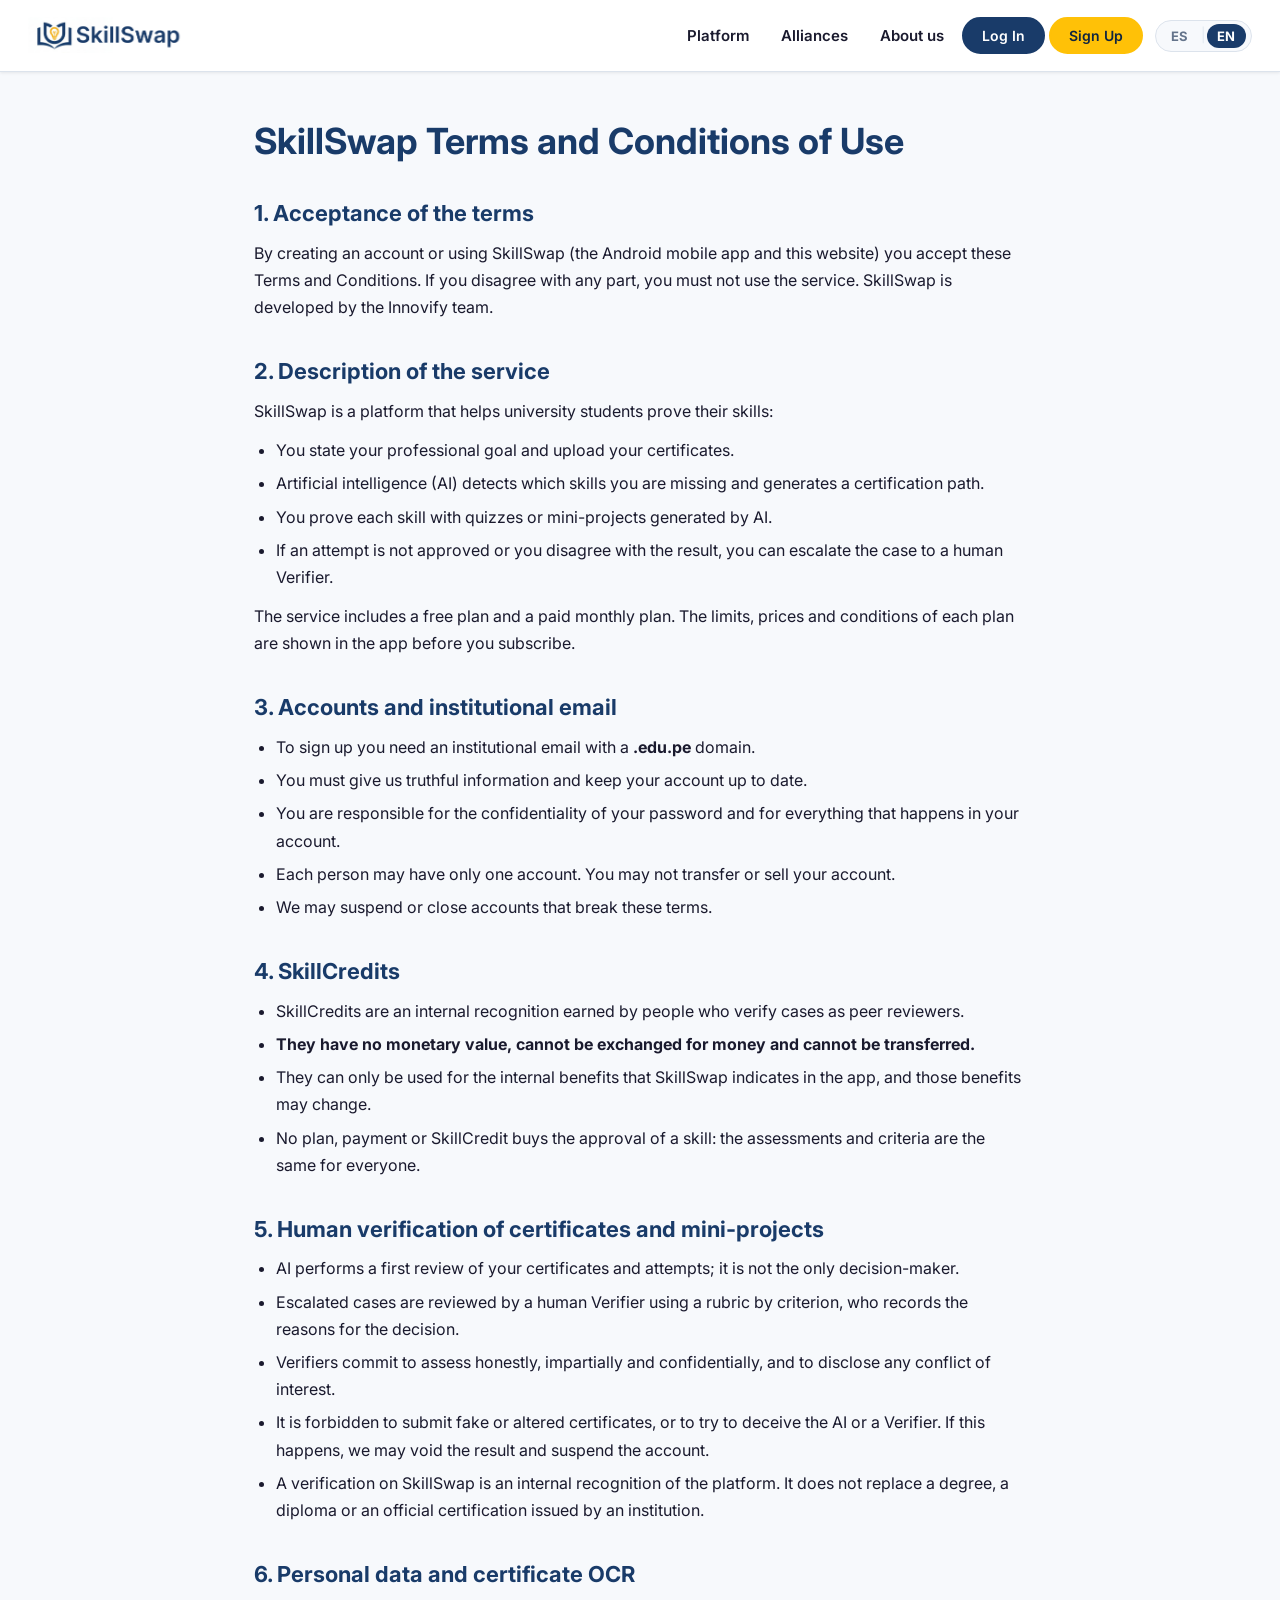
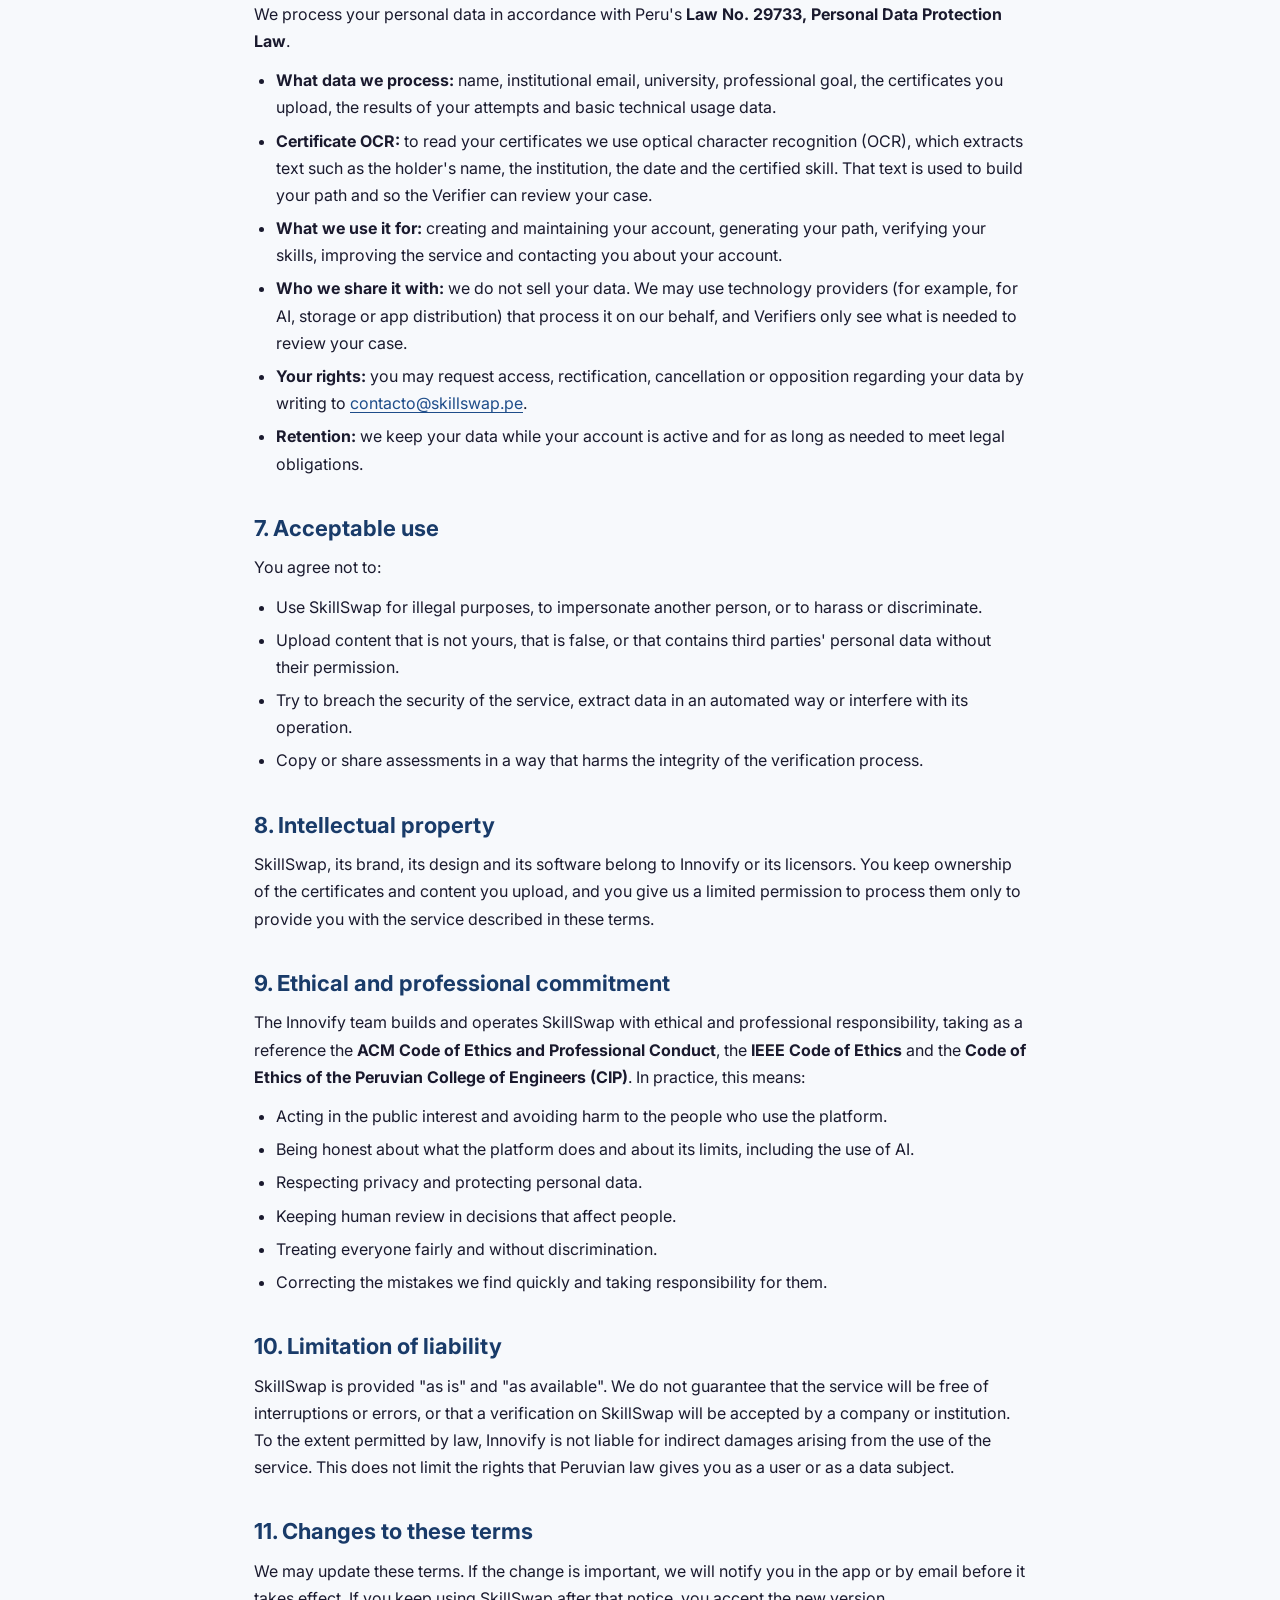
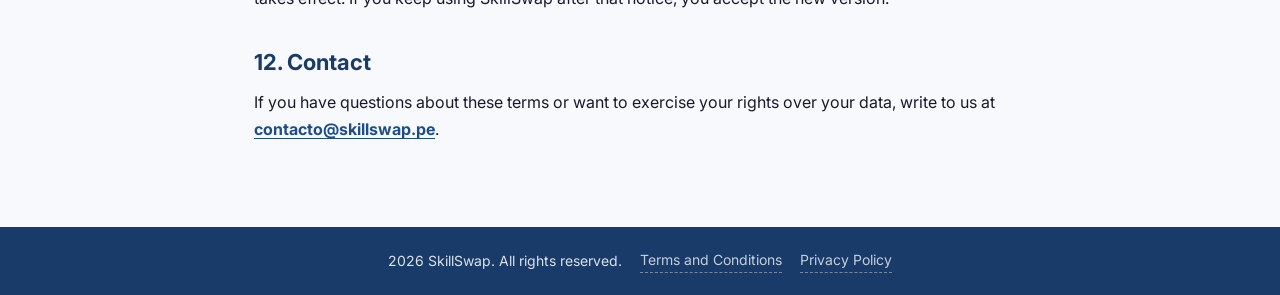
<file: sites/terms.html>
<!DOCTYPE html>
<html lang="en-US">
  <head>
    <meta charset="UTF-8" />
    <meta name="viewport" content="width=device-width, initial-scale=1.0" />

    <meta name="description" content="SkillSwap Terms and Conditions of Use: service, accounts, SkillCredits, human verification, personal data (Law 29733) and our ethical commitment." />
    <meta name="keywords" content="términos y condiciones, terms and conditions, SkillSwap, privacidad, privacy, Ley 29733, SkillCredits, ética profesional" />
    <meta name="author" content="Innovify" />

    <link rel="alternate" hreflang="es-419" href="terms.html" />
    <link rel="alternate" hreflang="en-US" href="terms.html" />
    <link rel="alternate" hreflang="x-default" href="terms.html" />

    <link rel="stylesheet" href="../assets/styles/aboutus_stylesheet.css" />
    <link rel="stylesheet" href="../assets/styles/terms_stylesheet.css" />
    <link rel="stylesheet" href="../assets/styles/a11y.css" />
    <link rel="icon" href="../favicon.ico" type="image/x-icon" />
    <script src="../assets/scripts/i18n-init.js"></script>
    <title>SkillSwap | Terms and Conditions</title>
  </head>

  <body>
    <a class="skip-link" href="#contenido-principal" data-i18n="skip-link">Skip to content</a>

    <!-- ═══ NAV ═══ -->
    <nav class="barra-navegacion">

      <div class="menu-hamburguesa" id="btn-menu" aria-label="Abrir menú" role="button" tabindex="0">
        <span></span>
        <span></span>
        <span></span>
      </div>

      <div class="logo animar-zoom">
        <a href="../index.html">
          <img src="../assets/images/SkillSwap_logo.png" alt="Logo SkillSwap" />
        </a>
      </div>

      <div class="menu-horizontal">
        <ul class="menu-horizontal-opciones escalonado">
          <li><a href="../index.html#seccion-screenshots" data-i18n="nav-plataforma">Plataforma</a></li>
          <li><a href="partnerships.html"   data-i18n="nav-alianzas">Alianzas</a></li>
          <li><a href="aboutUs.html" data-i18n="nav-sobre-nosotros">Sobre nosotros</a></li>

          <li>
            <a href="https://skillswap-app-web.web.app/login" class="btn-iniciarsesion" data-i18n="nav-login">Iniciar Sesión</a>
          </li>
          <li>
            <a href="https://skillswap-app-web.web.app/register" class="btn-registrase" data-i18n="nav-register">Registrarse</a>
          </li>

          <li class="lang-switcher-item">
            <div class="lang-switcher" role="group" aria-label="Seleccionar idioma">
              <button class="lang-btn"        data-lang="es" onclick="applyLanguage('es')" aria-label="Español">ES</button>
              <span class="lang-divider">|</span>
              <button class="lang-btn active" data-lang="en" onclick="applyLanguage('en')" aria-label="English">EN</button>
            </div>
          </li>

        </ul>
      </div>
    </nav>

    <!-- ═══ TÉRMINOS (el texto vive en docs/terms-es.md y docs/terms-en.md) ═══ -->
    <main id="contenido-principal" class="terms-page" tabindex="-1">
      <article id="terms-content" aria-live="polite" aria-busy="true">
        <p data-i18n="terms-loading">Loading…</p>
      </article>
    </main>

    <!-- ═══ FOOTER ═══ -->
    <footer>
      <div class="seccion-footer">
        <p>
          <span data-i18n="footer-text">2026 SkillSwap. Todos los derechos reservados.</span>
          <a href="terms.html" class="terminos-condiciones" data-i18n="footer-terms">
            Términos y Condiciones
          </a>
          <a href="../archivos/PoliticaPrivacidad.pdf" class="terminos-condiciones" data-i18n="footer-privacy">
            Política de Privacidad
          </a>
        </p>
      </div>
    </footer>

    <!-- ═══ SCRIPTS ═══ -->
    <script>
      const btnMenu = document.getElementById('btn-menu');
      const menu = document.querySelector('.barra-navegacion .menu-horizontal');
      if (btnMenu) {
        btnMenu.addEventListener('click', () => {
          menu.classList.toggle('activo');
        });
      }
    </script>

    <script>
      const translations = {
        es: {
          "page-title":        "SkillSwap | Términos y Condiciones",
          "meta-description":  "Términos y Condiciones de Uso de SkillSwap: servicio, cuentas, SkillCredits, verificación humana, datos personales (Ley 29733) y nuestro compromiso ético.",

          "skip-link":          "Saltar al contenido",

          "nav-plataforma":     "Plataforma",
          "nav-alianzas":       "Alianzas",
          "nav-sobre-nosotros": "Sobre nosotros",
          "nav-login":          "Iniciar Sesión",
          "nav-register":       "Registrarse",

          "terms-loading":      "Cargando…",
          "terms-error":        "No pudimos cargar los términos. Puedes leerlos aquí:",

          "footer-text":    "2026 SkillSwap. Todos los derechos reservados.",
          "footer-terms":   "Términos y Condiciones",
          "footer-privacy": "Política de Privacidad",
        },
        en: {
          "page-title":        "SkillSwap | Terms and Conditions",
          "meta-description":  "SkillSwap Terms and Conditions of Use: service, accounts, SkillCredits, human verification, personal data (Law 29733) and our ethical commitment.",

          "skip-link":          "Skip to content",

          "nav-plataforma":     "Platform",
          "nav-alianzas":       "Alliances",
          "nav-sobre-nosotros": "About us",
          "nav-login":          "Log In",
          "nav-register":       "Sign Up",

          "terms-loading":      "Loading…",
          "terms-error":        "We couldn't load the terms. You can read them here:",

          "footer-text":    "2026 SkillSwap. All rights reserved.",
          "footer-terms":   "Terms and Conditions",
          "footer-privacy": "Privacy Policy",
        }
      };

      /* ── Markdown mínimo → HTML (títulos, listas, citas, negritas, enlaces) ── */
      function esc(s) {
        return s.replace(/&/g, '&amp;').replace(/</g, '&lt;').replace(/>/g, '&gt;');
      }
      function inline(s) {
        s = esc(s);
        s = s.replace(/\*\*([^*]+)\*\*/g, '<strong>$1</strong>');
        s = s.replace(/\[([^\]]+)\]\((https?:[^)\s]+)\)/g, '<a href="$2">$1</a>');
        s = s.replace(/\b([\w.+-]+@[\w-]+(?:\.[\w-]+)+)/g, '<a href="mailto:$1">$1</a>');
        return s;
      }
      function mdToHtml(md) {
        const out = [];
        let para = [], quote = [], list = [];
        const flush = () => {
          if (para.length)  { out.push('<p>' + inline(para.join(' ')) + '</p>'); para = []; }
          if (quote.length) { out.push('<blockquote><p>' + inline(quote.join(' ')) + '</p></blockquote>'); quote = []; }
          if (list.length)  { out.push('<ul>' + list.map(i => '<li>' + inline(i) + '</li>').join('') + '</ul>'); list = []; }
        };
        md.replace(/\r/g, '').split('\n').forEach(line => {
          let m;
          if (!line.trim())                      { flush(); }
          else if ((m = line.match(/^(#{1,3})\s+(.*)$/))) { flush(); out.push('<h' + m[1].length + '>' + inline(m[2]) + '</h' + m[1].length + '>'); }
          else if ((m = line.match(/^>\s?(.*)$/)))   { if (para.length || list.length) flush(); quote.push(m[1]); }
          else if ((m = line.match(/^[-*]\s+(.*)$/))) { if (para.length || quote.length) flush(); list.push(m[1]); }
          else                                   { if (quote.length || list.length) flush(); para.push(line.trim()); }
        });
        flush();
        return out.join('\n');
      }

      let termsRequest = 0;
      async function loadTerms(lang) {
        const id = ++termsRequest;
        const box = document.getElementById('terms-content');
        const file = '../docs/terms-' + lang + '.md';
        box.setAttribute('aria-busy', 'true');
        try {
          const res = await fetch(file, { cache: 'no-cache' });
          if (!res.ok) throw new Error(res.status);
          const md = await res.text();
          if (id !== termsRequest) return;
          box.innerHTML = mdToHtml(md);
        } catch (e) {
          if (id !== termsRequest) return;
          box.innerHTML = '<p>' + translations[lang]['terms-error'] + ' <a href="' + file + '">terms-' + lang + '.md</a></p>';
        }
        box.setAttribute('aria-busy', 'false');
      }

      function applyLanguage(lang) {
        if (!translations[lang]) return;
        const t = translations[lang];
        document.documentElement.lang = skillswapHtmlLang(lang);
        document.title = t["page-title"];
        const metaDesc = document.querySelector('meta[name="description"]');
        if (metaDesc) metaDesc.setAttribute('content', t["meta-description"]);
        document.querySelectorAll('[data-i18n]').forEach(el => {
          const key = el.getAttribute('data-i18n');
          if (t[key] !== undefined) el.textContent = t[key];
        });
        document.querySelectorAll('.lang-btn').forEach(btn => {
          btn.classList.toggle('active', btn.dataset.lang === lang);
        });
        try { localStorage.setItem('skillswap-lang', lang); } catch (e) {}
        loadTerms(lang);
      }

      (function init() {
        applyLanguage(skillswapInitialLang());
      })();
    </script>

  </body>
</html>
</file>
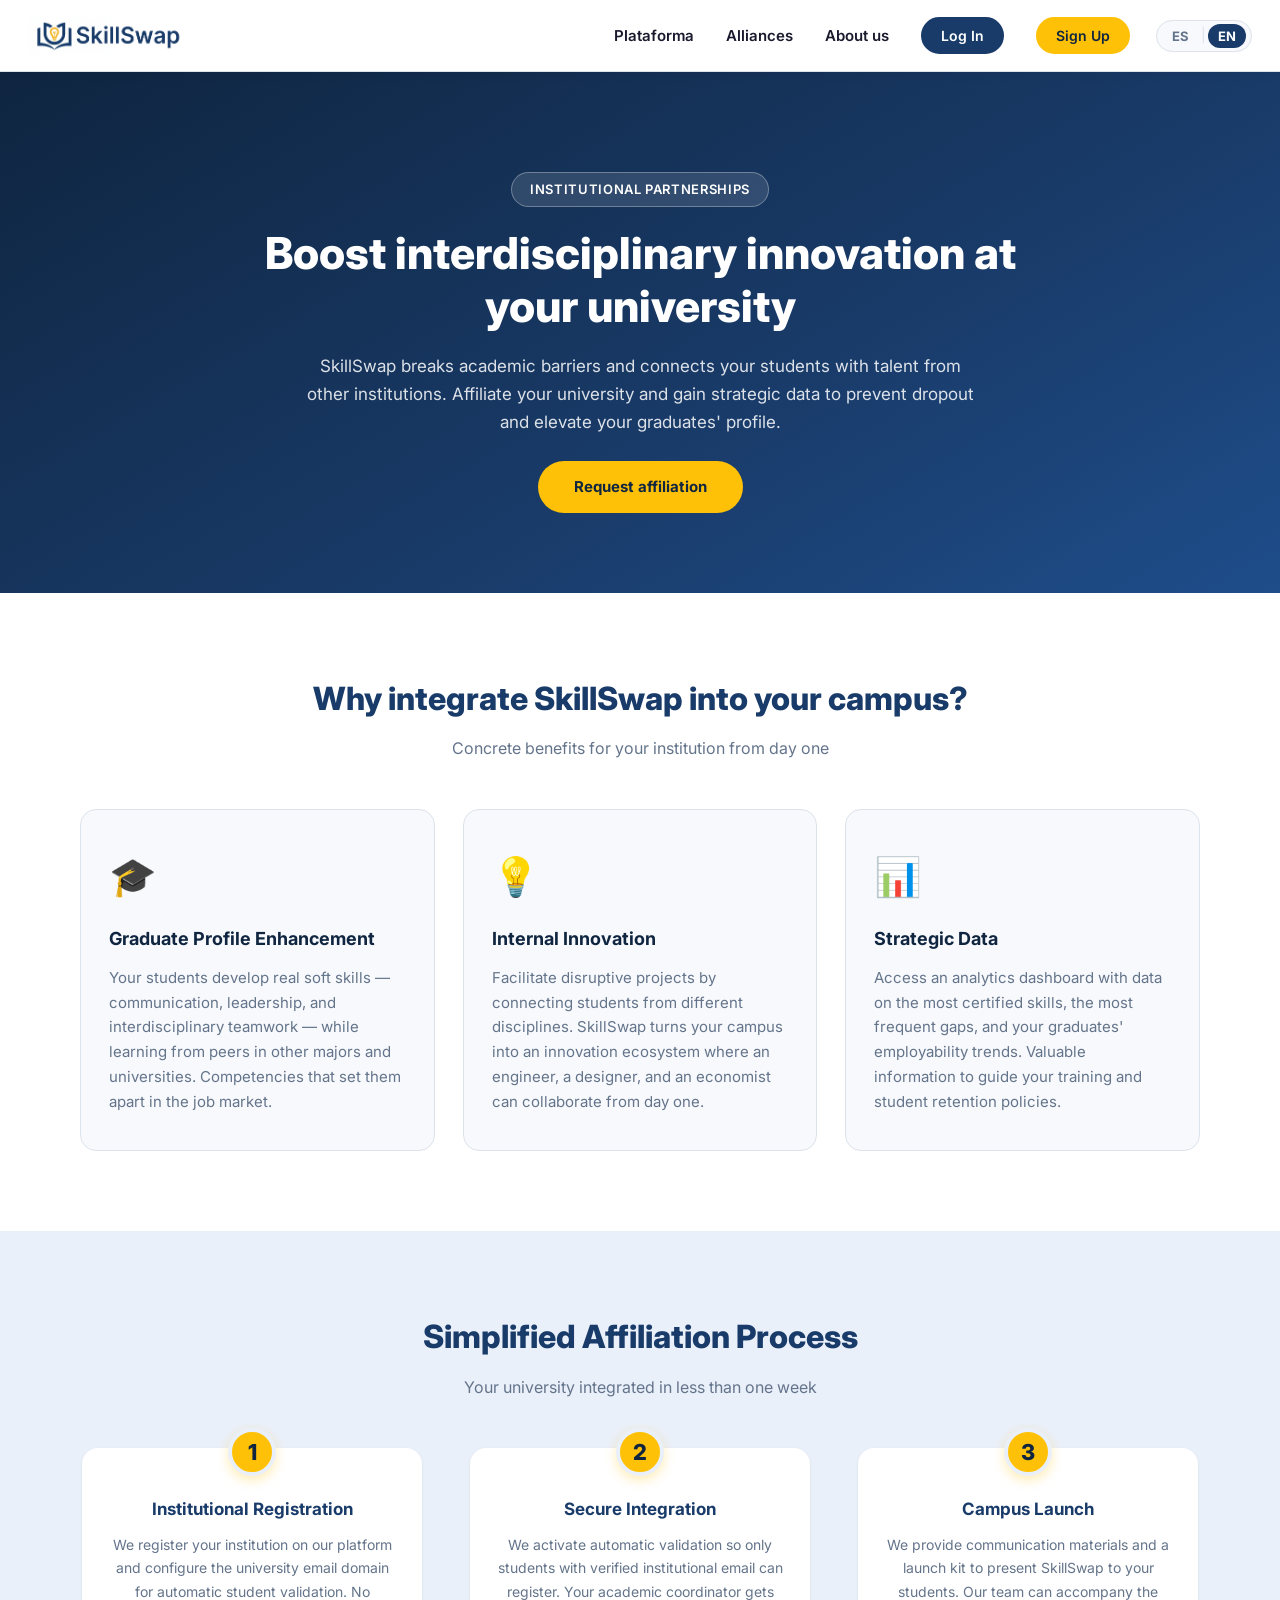
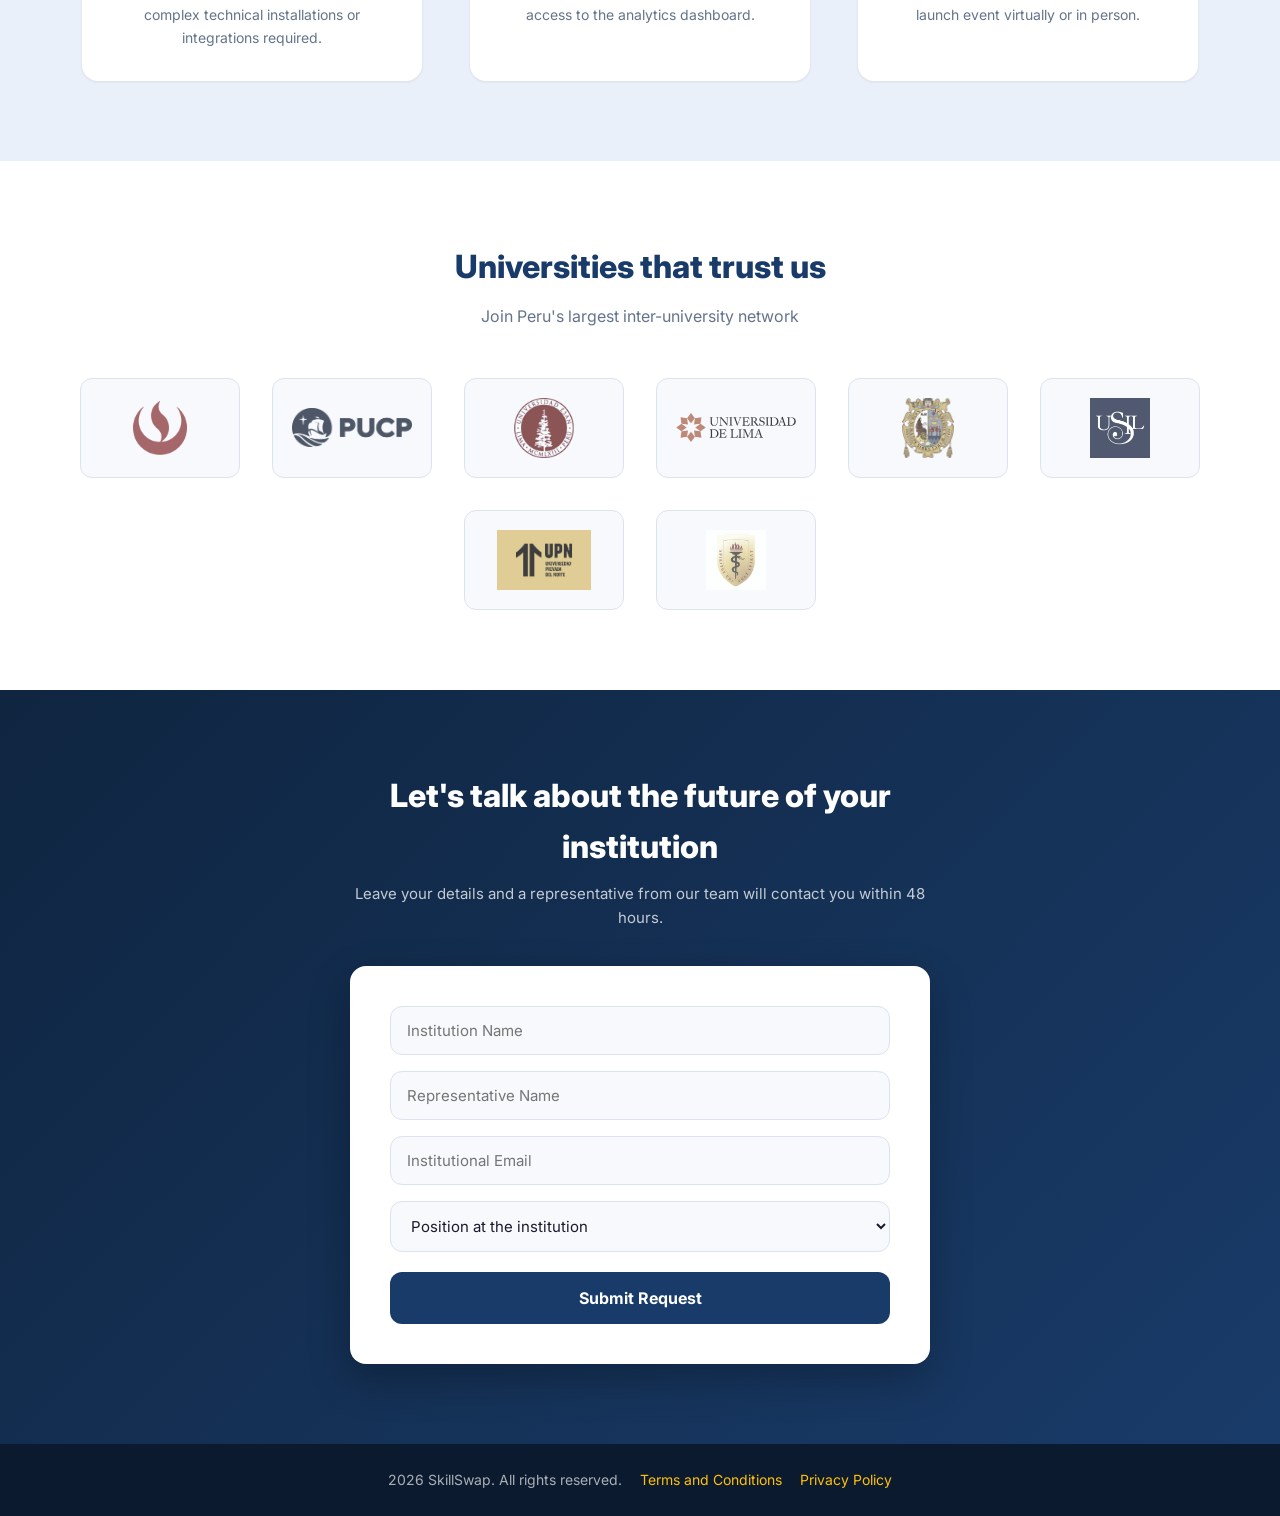
<file: public/sites/partnerships.html>
<!DOCTYPE html>
<html lang="es">
<head>
  <meta charset="UTF-8" />
  <meta name="viewport" content="width=device-width, initial-scale=1.0" />

  <meta name="description" content="Afilia tu universidad a SkillSwap y ofrece a tus estudiantes verificación de habilidades con IA y certificaciones confiables." />

  <link rel="alternate" hreflang="es" href="alliances.html" />
  <link rel="alternate" hreflang="en" href="alliances.html" />
  <link rel="alternate" hreflang="x-default" href="alliances.html" />

  <link rel="stylesheet" href="../assets/styles/partnerships_stylesheet.css">
  <link rel="icon" href="../favicon.ico" type="image/x-icon" />

  <title>SkillSwap | Alianzas Institucionales</title>
</head>

<body>

<!-- ═══ NAV ═══ -->
<nav class="barra-navegacion">
  <div class="menu-hamburguesa" id="btn-menu">
    <span></span><span></span><span></span>
  </div>

  <div class="logo">
    <a href="../index.html">
      <img src="../assets/images/SkillSwap_logo.png" alt="Logo SkillSwap" />
    </a>
  </div>

  <div class="menu-horizontal">
    <ul class="menu-horizontal-opciones">
      <li><a href="../index.html#seccion-screenshots" data-i18n="nav-plataforma">Plataforma</a></li>
      <li><a href="partnerships.html"  data-i18n="nav-alianzas">Alianzas</a></li>
      <li><a href="aboutUs.html"    data-i18n="nav-sobre-nosotros">Sobre nosotros</a></li>
      <li>
        <a href="https://skillswap-app-web.web.app/login">
          <button class="btn-iniciarsesion" data-i18n="nav-login">Iniciar Sesión</button>
        </a>
      </li>
      <li>
        <a href="https://skillswap-app-web.web.app/register">
          <button class="btn-registrase" data-i18n="nav-register">Registrarse</button>
        </a>
      </li>
      <li class="lang-switcher-item">
        <div class="lang-switcher">
          <button class="lang-btn active" data-lang="es" onclick="applyLanguage('es')">ES</button>
          <span class="lang-divider">|</span>
          <button class="lang-btn" data-lang="en" onclick="applyLanguage('en')">EN</button>
        </div>
      </li>
    </ul>
  </div>
</nav>

<!-- ═══ HERO ═══ -->
<header class="hero-alianzas">
  <div class="hero-content">
    <div class="hero-badge-al" data-i18n="hero-badge">Alianzas Institucionales</div>
    <h1 data-i18n="hero-title">Potencie la innovación interdisciplinaria en su universidad</h1>
    <p data-i18n="hero-desc">SkillSwap rompe las barreras académicas y conecta a sus estudiantes con talento de otras instituciones. Afilie su universidad y acceda a datos estratégicos para prevenir la deserción y elevar el perfil de sus egresados.</p>
    <a href="#contacto-form" class="btn-primary" data-i18n="hero-btn">Solicitar afiliación</a>
  </div>
</header>

<!-- ═══ BENEFICIOS ═══ -->
<section class="beneficios-institucionales">
  <div class="container">
    <h2 data-i18n="ben-title">¿Por qué integrar SkillSwap en su campus?</h2>
    <p class="subtitle" data-i18n="ben-subtitle">Beneficios concretos para su institución desde el primer día</p>

    <div class="grid-beneficios">

      <div class="card-beneficio">
        <div class="icono">🎓</div>
        <h3 data-i18n="ben-1-title">Mejora del Perfil del Egresado</h3>
        <p data-i18n="ben-1-desc">Sus estudiantes desarrollan habilidades blandas reales — comunicación, liderazgo y trabajo interdisciplinario — mientras aprenden de pares en otras carreras y universidades. Competencias que los diferencia en el mercado laboral.</p>
      </div>

      <div class="card-beneficio">
        <div class="icono">💡</div>
        <h3 data-i18n="ben-2-title">Innovación Interna</h3>
        <p data-i18n="ben-2-desc">Facilite proyectos disruptivos al conectar estudiantes de distintas disciplinas. SkillSwap convierte su campus en un ecosistema de innovación donde un ingeniero, un diseñador y un economista pueden colaborar desde el primer año.</p>
      </div>

      <div class="card-beneficio">
        <div class="icono">📊</div>
        <h3 data-i18n="ben-3-title">Data Estratégica</h3>
        <p data-i18n="ben-3-desc">Acceda a un dashboard analítico con datos sobre las habilidades más certificadas, los gaps más frecuentes y las tendencias de empleabilidad de sus egresados. Información valiosa para orientar sus políticas de formación y retención estudiantil.</p>
      </div>

    </div>
  </div>
</section>

<!-- ═══ PROCESO ═══ -->
<section class="proceso-afiliacion">
  <div class="container">
    <h2 data-i18n="proc-title">Proceso de Afiliación Simplificado</h2>
    <p class="subtitle" data-i18n="proc-subtitle">Su universidad integrada en menos de una semana</p>

    <div class="pasos-container">

      <div class="paso">
        <span class="numero-paso">1</span>
        <h4 data-i18n="proc-1-title">Registro Institucional</h4>
        <p data-i18n="proc-1-desc">Completamos el alta de su institución en nuestra plataforma. Configuramos el dominio de correo universitario (ej. @upc.edu.pe) para la validación automática de sus estudiantes. Sin instalaciones ni integraciones técnicas complejas.</p>
      </div>

      <div class="paso">
        <span class="numero-paso">2</span>
        <h4 data-i18n="proc-2-title">Integración Segura</h4>
        <p data-i18n="proc-2-desc">Activamos la validación automática para que solo estudiantes con correo institucional verificado puedan registrarse. Su coordinador académico recibe acceso al dashboard analítico y puede configurar los parámetros de seguimiento.</p>
      </div>

      <div class="paso">
        <span class="numero-paso">3</span>
        <h4 data-i18n="proc-3-title">Lanzamiento en Campus</h4>
        <p data-i18n="proc-3-desc">Le brindamos materiales de comunicación y un kit de lanzamiento para presentar SkillSwap a sus estudiantes. Nuestro equipo puede acompañar el evento de lanzamiento en modalidad virtual o presencial.</p>
      </div>

    </div>
  </div>
</section>

<!-- ═══ UNIVERSIDADES AFILIADAS ═══ -->
<section class="universidades-section">
  <div class="container">
    <h2 data-i18n="uni-title">Universidades que confían en nosotros</h2>
    <p class="subtitle" data-i18n="uni-desc">Únase a la red interuniversitaria más grande del Perú</p>

    <div class="logos-grid">
      <div class="logo-item">
        <a href="https://www.upc.edu.pe" target="_blank" rel="noopener">
          <img src="../assets/images/upc_logo.png" alt="UPC — Universidad Peruana de Ciencias Aplicadas" />
        </a>
      </div>
      <div class="logo-item">
        <a href="https://www.pucp.edu.pe" target="_blank" rel="noopener">
          <img src="../assets/images/pucp_logo.png" alt="PUCP — Pontificia Universidad Católica del Perú" />
        </a>
      </div>
      <div class="logo-item">
        <a href="https://www.esan.edu.pe" target="_blank" rel="noopener">
          <img src="../assets/images/esan_logo2.png" alt="ESAN Graduate School of Business" />
        </a>
      </div>
      <div class="logo-item">
        <a href="https://www.ulima.edu.pe" target="_blank" rel="noopener">
          <img src="../assets/images/u_lima_logo.svg" alt="Universidad de Lima" />
        </a>
      </div>
      <div class="logo-item">
        <a href="https://www.unmsm.edu.pe" target="_blank" rel="noopener">
          <img src="../assets/images/unmsm_logo.png" alt="UNMSM — Universidad Nacional Mayor de San Marcos" />
        </a>
      </div>
      <div class="logo-item">
        <a href="https://www.usil.edu.pe" target="_blank" rel="noopener">
          <img src="../assets/images/usil_logo.jpg" alt="USIL — Universidad San Ignacio de Loyola" />
        </a>
      </div>
      <div class="logo-item">
        <a href="https://www.upn.edu.pe" target="_blank" rel="noopener">
          <img src="../assets/images/upn_logo.png" alt="UPN — Universidad Privada del Norte" />
        </a>
      </div>
      <div class="logo-item">
        <a href="https://www.cayetano.edu.pe" target="_blank" rel="noopener">
          <img src="../assets/images/cayetano_logo.jpg" alt="Universidad Peruana Cayetano Heredia" />
        </a>
      </div>
    </div>
  </div>
</section>

<!-- ═══ FORMULARIO DE CONTACTO ═══ -->
<section id="contacto-form" class="contacto-institucional">
  <div class="container-form">
    <h2 data-i18n="contact-title">Hablemos sobre el futuro de su institución</h2>
    <p data-i18n="contact-desc">Deje sus datos y un representante de nuestro equipo se pondrá en contacto con usted en menos de 48 horas.</p>

    <form class="form-alianza" onsubmit="handleSubmit(event)">

      <input type="text"  id="nombre-inst"   data-i18n-placeholder="contact-placeholder-1" placeholder="Nombre de la Institución"   required />
      <input type="text"  id="nombre-rep"    data-i18n-placeholder="contact-placeholder-2" placeholder="Nombre del Representante"    required />
      <input type="email" id="correo-inst"   data-i18n-placeholder="contact-placeholder-3" placeholder="Correo Institucional"         required />

      <select id="cargo" required>
        <option value=""          data-i18n="contact-select-0">Cargo en la institución</option>
        <option value="rectorado" data-i18n="contact-select-1">Rectorado / Dirección</option>
        <option value="coord"     data-i18n="contact-select-2">Coordinador Académico</option>
        <option value="docente"   data-i18n="contact-select-3">Docente</option>
        <option value="otro"      data-i18n="contact-select-4">Otro</option>
      </select>

      <button type="submit" class="btn-submit" data-i18n="contact-btn">Enviar Solicitud</button>
    </form>

    <!-- Mensaje de éxito (oculto por defecto) -->
    <div class="form-success" id="form-success" style="display:none;">
      <div class="form-success-icon">✓</div>
      <p data-i18n="form-success-msg">¡Solicitud enviada! Nos pondremos en contacto contigo pronto.</p>
    </div>

  </div>
</section>

<!-- ═══ FOOTER ═══ -->
<footer>
  <div class="seccion-footer">
    <p>
      <span data-i18n="footer-text">2026 SkillSwap. Todos los derechos reservados.</span>
      <a href="../archivos/TerminosCondiciones.pdf" data-i18n="footer-terms">Términos y Condiciones</a>
      <a href="../archivos/PoliticaPrivacidad.pdf" class="terminos-condiciones" data-i18n="footer-privacy">
            Política de Privacidad
          </a>
    </p>
  </div>
</footer>

<!-- ═══ SCRIPTS ═══ -->
<script>
  const btnMenu = document.getElementById('btn-menu');
  const menu = document.querySelector('.menu-horizontal');
  btnMenu.addEventListener('click', () => { menu.classList.toggle('activo'); });

  function handleSubmit(e) {
    e.preventDefault();
    document.querySelector('.form-alianza').style.display = 'none';
    document.getElementById('form-success').style.display  = 'flex';
  }
</script>

<script>
const translations = {
  es: {
    "page-title":        "SkillSwap | Alianzas Institucionales",
    "meta-description":  "Afilia tu universidad a SkillSwap y ofrece a tus estudiantes verificación de habilidades con IA y certificaciones confiables.",

    "nav-alianzas":       "Alianzas",
    "nav-sobre-nosotros": "Sobre nosotros",
    "nav-login":          "Iniciar Sesión",
    "nav-register":       "Registrarse",

    "hero-badge":  "Alianzas Institucionales",
    "hero-title":  "Potencie la innovación interdisciplinaria en su universidad",
    "hero-desc":   "SkillSwap rompe las barreras académicas y conecta a sus estudiantes con talento de otras instituciones. Afilie su universidad y acceda a datos estratégicos para prevenir la deserción y elevar el perfil de sus egresados.",
    "hero-btn":    "Solicitar afiliación",

    "ben-title":    "¿Por qué integrar SkillSwap en su campus?",
    "ben-subtitle": "Beneficios concretos para su institución desde el primer día",
    "ben-1-title":  "Mejora del Perfil del Egresado",
    "ben-1-desc":   "Sus estudiantes desarrollan habilidades blandas reales — comunicación, liderazgo y trabajo interdisciplinario — mientras aprenden de pares en otras carreras y universidades. Competencias que los diferencia en el mercado laboral.",
    "ben-2-title":  "Innovación Interna",
    "ben-2-desc":   "Facilite proyectos disruptivos al conectar estudiantes de distintas disciplinas. SkillSwap convierte su campus en un ecosistema de innovación donde un ingeniero, un diseñador y un economista pueden colaborar desde el primer año.",
    "ben-3-title":  "Data Estratégica",
    "ben-3-desc":   "Acceda a un dashboard analítico con datos sobre las habilidades más certificadas, los gaps más frecuentes y las tendencias de empleabilidad de sus egresados. Información valiosa para orientar sus políticas de formación y retención estudiantil.",

    "proc-title":    "Proceso de Afiliación Simplificado",
    "proc-subtitle": "Su universidad integrada en menos de una semana",
    "proc-1-title":  "Registro Institucional",
    "proc-1-desc":   "Completamos el alta de su institución en nuestra plataforma. Configuramos el dominio de correo universitario para la validación automática de sus estudiantes. Sin instalaciones ni integraciones técnicas complejas.",
    "proc-2-title":  "Integración Segura",
    "proc-2-desc":   "Activamos la validación automática para que solo estudiantes con correo institucional verificado puedan registrarse. Su coordinador recibe acceso al dashboard analítico.",
    "proc-3-title":  "Lanzamiento en Campus",
    "proc-3-desc":   "Le brindamos materiales de comunicación y un kit de lanzamiento para presentar SkillSwap a sus estudiantes. Nuestro equipo acompaña el evento de lanzamiento en modalidad virtual o presencial.",

    "uni-title": "Universidades que confían en nosotros",
    "uni-desc":  "Únase a la red interuniversitaria más grande del Perú",

    "contact-title":         "Hablemos sobre el futuro de su institución",
    "contact-desc":          "Deje sus datos y un representante de nuestro equipo se pondrá en contacto con usted en menos de 48 horas.",
    "contact-placeholder-1": "Nombre de la Institución",
    "contact-placeholder-2": "Nombre del Representante",
    "contact-placeholder-3": "Correo Institucional",
    "contact-select-0":      "Cargo en la institución",
    "contact-select-1":      "Rectorado / Dirección",
    "contact-select-2":      "Coordinador Académico",
    "contact-select-3":      "Docente",
    "contact-select-4":      "Otro",
    "contact-btn":           "Enviar Solicitud",
    "form-success-msg":      "¡Solicitud enviada! Nos pondremos en contacto contigo pronto.",

    "footer-text":  "2026 SkillSwap. Todos los derechos reservados.",
    "footer-terms": "Términos y Condiciones",
    "footer-privacy": "Política de Privacidad",
  },

  en: {
    "page-title":        "SkillSwap | Institutional Partnerships",
    "meta-description":  "Affiliate your university with SkillSwap and offer your students AI-powered skill verification and reliable certification.",

    "nav-alianzas":       "Alliances",
    "nav-sobre-nosotros": "About us",
    "nav-login":          "Log In",
    "nav-register":       "Sign Up",

    "hero-badge":  "Institutional Partnerships",
    "hero-title":  "Boost interdisciplinary innovation at your university",
    "hero-desc":   "SkillSwap breaks academic barriers and connects your students with talent from other institutions. Affiliate your university and gain strategic data to prevent dropout and elevate your graduates' profile.",
    "hero-btn":    "Request affiliation",

    "ben-title":    "Why integrate SkillSwap into your campus?",
    "ben-subtitle": "Concrete benefits for your institution from day one",
    "ben-1-title":  "Graduate Profile Enhancement",
    "ben-1-desc":   "Your students develop real soft skills — communication, leadership, and interdisciplinary teamwork — while learning from peers in other majors and universities. Competencies that set them apart in the job market.",
    "ben-2-title":  "Internal Innovation",
    "ben-2-desc":   "Facilitate disruptive projects by connecting students from different disciplines. SkillSwap turns your campus into an innovation ecosystem where an engineer, a designer, and an economist can collaborate from day one.",
    "ben-3-title":  "Strategic Data",
    "ben-3-desc":   "Access an analytics dashboard with data on the most certified skills, the most frequent gaps, and your graduates' employability trends. Valuable information to guide your training and student retention policies.",

    "proc-title":    "Simplified Affiliation Process",
    "proc-subtitle": "Your university integrated in less than one week",
    "proc-1-title":  "Institutional Registration",
    "proc-1-desc":   "We register your institution on our platform and configure the university email domain for automatic student validation. No complex technical installations or integrations required.",
    "proc-2-title":  "Secure Integration",
    "proc-2-desc":   "We activate automatic validation so only students with verified institutional email can register. Your academic coordinator gets access to the analytics dashboard.",
    "proc-3-title":  "Campus Launch",
    "proc-3-desc":   "We provide communication materials and a launch kit to present SkillSwap to your students. Our team can accompany the launch event virtually or in person.",

    "uni-title": "Universities that trust us",
    "uni-desc":  "Join Peru's largest inter-university network",

    "contact-title":         "Let's talk about the future of your institution",
    "contact-desc":          "Leave your details and a representative from our team will contact you within 48 hours.",
    "contact-placeholder-1": "Institution Name",
    "contact-placeholder-2": "Representative Name",
    "contact-placeholder-3": "Institutional Email",
    "contact-select-0":      "Position at the institution",
    "contact-select-1":      "Management / Dean's Office",
    "contact-select-2":      "Academic Coordinator",
    "contact-select-3":      "Faculty Member",
    "contact-select-4":      "Other",
    "contact-btn":           "Submit Request",
    "form-success-msg":      "Request submitted! We will be in touch soon.",

    "footer-text":  "2026 SkillSwap. All rights reserved.",
    "footer-terms": "Terms and Conditions",
    "footer-privacy": "Privacy Policy",
  }
};

function applyLanguage(lang) {
  const t = translations[lang];
  if (!t) return;

  document.documentElement.lang = lang;
  document.title = t["page-title"];

  const meta = document.querySelector('meta[name="description"]');
  if (meta) meta.setAttribute("content", t["meta-description"]);

  document.querySelectorAll("[data-i18n]").forEach(el => {
    const key = el.dataset.i18n;
    if (!t[key]) return;
    if (el.tagName === "INPUT") el.placeholder = t[key];
    else if (el.tagName === "OPTION") el.textContent = t[key];
    else el.textContent = t[key];
  });

  /* Placeholders con data-i18n-placeholder */
  document.querySelectorAll("[data-i18n-placeholder]").forEach(el => {
    const key = el.getAttribute("data-i18n-placeholder");
    if (t[key]) el.placeholder = t[key];
  });

  document.querySelectorAll(".lang-btn").forEach(btn =>
    btn.classList.toggle("active", btn.dataset.lang === lang)
  );

  localStorage.setItem("skillswap-lang", lang);
}

(function () {
  applyLanguage(localStorage.getItem("skillswap-lang") || "es");
})();
</script>

</body>
</html>
</file>
<file: assets/styles/index_stylesheet.css>
@import url("https://fonts.googleapis.com/css2?family=Inter:ital,opsz,wght@0,14..32,100..900;1,14..32,100..900&display=swap");

/* ═══════════════════════════════════════════════════════════════
   RESET & BASE
═══════════════════════════════════════════════════════════════ */
* {
  margin: 0;
  padding: 0;
  box-sizing: border-box;
  font-family: "Inter", sans-serif;
}

/* Ninguna imagen puede ser más ancha que su contenedor */
img {
  max-width: 100%;
  height: auto;
}

/* ═══════════════════════════════════════════════════════════════
   VARIABLES DE DISEÑO
═══════════════════════════════════════════════════════════════ */
:root {
  /* Colores principales */
  --primary-color:     #193b69;
  --primary-dark:      #0f2540;
  --primary-light:     #1e4d8a;
  --secondary-color:   #FFC107;
  --secondary-dark:    #e6a800;
  --background-color:  #f7f9fc;
  --surface-color:     #ffffff;
  --border-color:      #dce3ec;
  --white-color:       #ffffff;

  /* Colores de texto */
  --text-color:        #1a1a2e;
  --text-muted:        #64748b;
  --button-text-color: #ffffff;

  /* Dimensiones del layout */
  --nav-bar-height:    72px;
  --footer-height:     60px;
  --section-padding:   80px;
  --section-gap:       60px;

  /* Tipografía */
  --h1-font-size:   36px;
  --h2-font-size:   28px;
  --h3-font-size:   20px;
  --base-font-size: 16px;
  --label-font-size:14px;
  --line-height:    1.6;

  /* Bordes y sombras */
  --radius-sm:  6px;
  --radius-md:  12px;
  --radius-lg:  24px;
  --radius-xl:  999px;
  --shadow-sm:  0 1px 3px rgba(0,0,0,0.08);
  --shadow-md:  0 4px 16px rgba(0,0,0,0.10);
  --shadow-lg:  0 8px 32px rgba(0,0,0,0.12);

  /* Transiciones */
  --transition: 0.25s ease;
}

/* ═══════════════════════════════════════════════════════════════
   BODY
═══════════════════════════════════════════════════════════════ */
body {
  background-color: var(--background-color);
  margin-top: var(--nav-bar-height);
  color: var(--text-color);
  line-height: var(--line-height);
}

html
{
  scroll-behavior: smooth;
}

/* ═══════════════════════════════════════════════════════════════
   BARRA DE NAVEGACIÓN
═══════════════════════════════════════════════════════════════ */
.barra-navegacion {
  display: flex;
  background-color: var(--surface-color);
  justify-content: space-between;
  align-items: center;
  padding: 0 28px;
  height: var(--nav-bar-height);
  width: 100%;
  position: fixed;
  top: 0;
  left: 0;
  z-index: 1000;
  border-bottom: 1px solid var(--border-color);
  box-shadow: var(--shadow-sm);
}

/* Logo */
.logo {
  display: flex;
  align-items: center;
  flex-shrink: 0;
}

.logo img {
  width: 160px;
  max-width: 160px;
  display: block;
}

/* Menú horizontal */
.menu-horizontal-opciones {
  list-style: none;
  display: flex;
  align-items: center;
  gap: 4px;
  padding: 0;
}

.menu-horizontal-opciones li a {
  text-decoration: none;
  display: block;
  color: var(--text-color);
  padding: 8px 14px;
  font-weight: 600;
  font-size: 15px;
  border-radius: var(--radius-sm);
  transition: color var(--transition), background-color var(--transition);
}

.menu-horizontal-opciones li a:hover {
  color: var(--primary-color);
  background-color: #f0f5ff;
}

/* Botones navbar */
.btn-iniciarsesion {
  border-radius: var(--radius-xl);
  padding: 8px 18px;
  font-size: 14px;
  font-weight: 600;
  background-color: var(--primary-color);
  color: var(--button-text-color);
  border: 2px solid var(--primary-color);
  cursor: pointer;
  transition: transform var(--transition), background-color var(--transition), box-shadow var(--transition);
}

.btn-iniciarsesion:hover {
  background-color: var(--primary-dark);
  transform: translateY(-1px);
  box-shadow: 0 4px 14px rgba(25, 59, 105, 0.35);
}

.btn-registrase {
  border-radius: var(--radius-xl);
  padding: 8px 18px;
  font-size: 14px;
  font-weight: 600;
  background-color: var(--secondary-color);
  color: var(--primary-dark);
  border: 2px solid var(--secondary-color);
  cursor: pointer;
  transition: transform var(--transition), background-color var(--transition), box-shadow var(--transition);
}

.btn-registrase:hover {
  background-color: var(--secondary-dark);
  transform: translateY(-1px);
  box-shadow: 0 4px 14px rgba(255, 193, 7, 0.45);
}

/* ─────────────────────────────────────────
   SELECTOR DE IDIOMA — US35
   Pill con dos botones ES | EN
───────────────────────────────────────── */
.lang-switcher-item {
  margin-left: 8px;
}

.lang-switcher {
  display: flex;
  align-items: center;
  gap: 2px;
  background-color: var(--background-color);
  border: 1px solid var(--border-color);
  border-radius: var(--radius-xl);
  padding: 3px 5px;
}

.lang-btn {
  border: none;
  background: transparent;
  font-size: 13px;
  font-weight: 700;
  color: var(--text-muted);
  padding: 4px 10px;
  border-radius: var(--radius-xl);
  cursor: pointer;
  transition: background-color var(--transition), color var(--transition);
  letter-spacing: 0.04em;
}

.lang-btn.active {
  background-color: var(--primary-color);
  color: var(--white-color);
}

.lang-btn:not(.active):hover {
  background-color: #e8edf5;
  color: var(--primary-color);
}

.lang-divider {
  color: var(--border-color);
  font-size: 14px;
  font-weight: 300;
  user-select: none;
}

/* Hamburguesa */
.menu-hamburguesa {
  display: none;
  flex-direction: column;
  gap: 6px;
  cursor: pointer;
  padding: 8px;
  border-radius: var(--radius-sm);
}

.menu-hamburguesa span {
  width: 26px;
  height: 2.5px;
  background-color: var(--primary-color);
  border-radius: 2px;
  transition: 0.3s;
  display: block;
}

/* ═══════════════════════════════════════════════════════════════
   TÍTULO DE SECCIÓN (compartido)
═══════════════════════════════════════════════════════════════ */
.titulo-seccion {
  display: flex;
  flex-direction: column;
  align-items: flex-start;
  gap: 10px;
  margin-bottom: 12px;
}

.nosotros-titulo,
.socios-titulo-h,
.atp-titulo-h {
  font-size: var(--h2-font-size);
  font-weight: 700;
  color: var(--primary-color);
}

/* Línea decorativa debajo del título */
.titulo-decorador {
  width: 48px;
  height: 4px;
  border-radius: 2px;
  background: linear-gradient(90deg, var(--secondary-color), var(--primary-color));
}

.seccion-roles {
  padding: var(--section-padding) 60px;
  background-color: var(--background-color);
}

.roles-grid {
  display: grid;
  grid-template-columns: repeat(2, 1fr);
  gap: 28px;
  margin-top: 32px;
}

.rol-card {
  min-width: 0; /* evita que una imagen ancha deforme la grilla */
  background-color: var(--surface-color);
  border: 1px solid var(--border-color);
  border-radius: var(--radius-md);
  padding: 32px 24px;
  text-align: center;
  transition: var(--transition);
}

.rol-card:hover {
  transform: translateY(-4px);
  box-shadow: var(--shadow-md);
}

.rol-icono {
  width: 64px;
  height: 64px;
  margin: 0 auto 16px;
  display: flex;
  align-items: center;
  justify-content: center;
  border-radius: 50%;
  background-color: var(--background-color);
}

.rol-icono img {
  width: 36px;
  height: 36px;
  object-fit: contain;
}

.rol-card h3 {
  font-size: var(--h3-font-size);
  color: var(--primary-color);
  margin-bottom: 8px;
}

.rol-card p {
  font-size: var(--base-font-size);
  color: var(--text-muted);
}

.rol-dashboard-preview {
  margin-top: 20px;
  aspect-ratio: 16 / 10;
  border: 2px dashed var(--border-color);
  border-radius: var(--radius-sm);
  background-color: var(--background-color);
  display: flex;
  align-items: center;
  justify-content: center;
  padding: 12px;
}
.rol-imagen-preview {
  width: 100%;
  height: auto;
  margin-top: 20px;
  border-radius: var(--radius-sm);
  display: block;
}

.rol-dashboard-preview span {
  font-size: var(--label-font-size);
  color: var(--text-muted);
  text-align: center;
}

@media (max-width: 768px) {
  .roles-grid {
    grid-template-columns: 1fr;
  }
}

/* ═══════════════════════════════════════════════════════════════
   SECCIÓN 1 — HERO
═══════════════════════════════════════════════════════════════ */
.seccion-llamado-accion {
  padding-top: var(--nav-bar-height);
  background: linear-gradient(
      160deg,
      rgba(15, 37, 64, 0.82) 0%,
      rgba(25, 59, 105, 0.65) 100%
    ),
    url(../images/imagen_banner.png) center / cover no-repeat;
  min-height: 100vh;
  display: flex;
  flex-direction: column;
  justify-content: center;
  align-items: center;
  gap: 16px;
  text-align: center;
  padding-left: 24px;
  padding-right: 24px;
}

/* Badge sobre el título */
.hero-badge {
  display: inline-block;
  background: rgba(255, 255, 255, 0.15);
  backdrop-filter: blur(6px);
  color: var(--white-color);
  border: 1px solid rgba(255, 255, 255, 0.3);
  border-radius: var(--radius-xl);
  font-size: 14px;
  font-weight: 600;
  padding: 6px 18px;
  letter-spacing: 0.04em;
  margin-bottom: 8px;
}

.hero-screenshot-placeholder {
  width: 100%;
  aspect-ratio: 16 / 10;
  border-radius: 24px;
  border: 2px dashed rgba(255, 255, 255, 0.35);
  background: rgba(255, 255, 255, 0.06);
  display: flex;
  align-items: center;
  justify-content: center;
  text-align: center;
  padding: 20px;
}

.hero-screenshot-placeholder span {
  color: rgba(255, 255, 255, 0.75);
  font-size: 0.95rem;
}

.screenshot-placeholder {
  width: 100%;
  aspect-ratio: 16 / 10;
  background: var(--background-color);
  border: 2px dashed var(--border-color);
  display: flex;
  align-items: center;
  justify-content: center;
  text-align: center;
  padding: 16px;
}

.screenshot-placeholder span {
  color: var(--text-muted);
  font-size: 0.9rem;
}

.llamado-accion-texto {
  color: var(--white-color);
  font-size: clamp(28px, 4vw, 52px);
  font-weight: 800;
  line-height: 1.2;
  max-width: 800px;
  text-shadow: 0 2px 12px rgba(0, 0, 0, 0.3);
}

.llamado-accion-boton {
  margin-top: 24px;
  display: inline-block;
  font-family: inherit;
  color: var(--primary-dark);
  font-weight: 700;
  font-size: 15px;
  padding: 14px 32px;
  border-radius: var(--radius-xl);
  background-color: var(--secondary-color);
  border: 2px solid var(--secondary-color);
  cursor: pointer;
  text-decoration: none;
  transition: transform var(--transition), box-shadow var(--transition), background-color var(--transition);
}

.llamado-accion-boton:hover {
  background-color: var(--secondary-dark);
  transform: translateY(-2px);
  box-shadow: 0 8px 24px rgba(255, 193, 7, 0.45);
}

/* ═══════════════════════════════════════════════════════════════
   SECCIÓN 2 — SOBRE NOSOTROS
═══════════════════════════════════════════════════════════════ */
.seccion-nosotros {
  padding: var(--section-padding) 60px;
  display: flex;
  flex-direction: column;
  align-items: center;
  background-color: var(--surface-color);
}

.division-general-nosotros {
  display: flex;
  flex-direction: column;
  gap: 36px;
  width: 100%;
  max-width: 1100px;
}

.division-contenido-row {
  display: flex;
  flex-direction: row;
  gap: 60px;
  justify-content: center;
  align-items: center;
  width: 100%;
}

.division-nosotros-txt {
  display: flex;
  flex-direction: column;
  justify-content: center;
  gap: 24px;
  flex: 1;
}

.elementos-nosotros-txt {
  display: flex;
  flex-direction: row;
  align-items: flex-start;
  gap: 20px;
  padding: 18px 20px;
  border-radius: var(--radius-md);
  background-color: var(--background-color);
  border: 1px solid transparent;
  transition: transform var(--transition), box-shadow var(--transition), border-color var(--transition);
}

.elementos-nosotros-txt:hover {
  transform: translateY(-4px);
  box-shadow: var(--shadow-md);
  border-color: var(--border-color);
}

.ns-icono img {
  width: 48px;
  height: 48px;
  object-fit: contain;
  flex-shrink: 0;
}

.ns-texto h3 {
  font-size: var(--h3-font-size);
  font-weight: 700;
  color: var(--primary-color);
  margin-bottom: 6px;
}

.ns-texto p {
  font-size: 15px;
  color: var(--text-muted);
  line-height: 1.6;
}

.llamado-accion-boton2 {
  align-self: flex-start;
  font-family: inherit;
  color: var(--primary-dark);
  font-weight: 700;
  font-size: 15px;
  padding: 13px 30px;
  border-radius: var(--radius-xl);
  background-color: var(--secondary-color);
  border: 2px solid var(--secondary-color);
  cursor: pointer;
  transition: transform var(--transition), box-shadow var(--transition), background-color var(--transition);
}

.llamado-accion-boton2:hover {
  background-color: var(--secondary-dark);
  transform: translateY(-2px);
  box-shadow: 0 6px 20px rgba(255, 193, 7, 0.4);
}

.division-nosotros-ima {
  flex: 1;
  display: flex;
  justify-content: center;
  align-items: center;
}

.division-nosotros-ima img {
  width: 100%;
  max-width: 480px;
  border-radius: var(--radius-md);
  transition: transform var(--transition);
}

.division-nosotros-ima img:hover {
  transform: scale(1.02);
}

/* ═══════════════════════════════════════════════════════════════
   SECCIÓN 3 — SOCIOS
═══════════════════════════════════════════════════════════════ */
.seccion-socios {
  padding: var(--section-padding) 60px;
  display: flex;
  flex-direction: column;
  background-color: var(--background-color);
}

.socios-logos {
  padding: 32px 0 0;
  width: 100%;
}

.socios-logos-row {
  display: flex;
  flex-wrap: wrap;
  justify-content: center;
  gap: 20px;
}

.socio-logo {
  width: 160px;
  height: 120px;
  display: flex;
  align-items: center;
  justify-content: center;
  padding: 20px;
  border-radius: var(--radius-md);
  background-color: var(--surface-color);
  border: 1px solid var(--border-color);
  transition: transform var(--transition), box-shadow var(--transition);
}

.socio-logo img {
  width: 100%;
  height: 100%;
  object-fit: contain;
}

.socio-logo:hover {
  transform: translateY(-4px);
  box-shadow: var(--shadow-md);
  cursor: pointer;
}

/* ═══════════════════════════════════════════════════════════════
   SECCIÓN 4 — VIDEO / ATP
═══════════════════════════════════════════════════════════════ */
.seccion-atp {
  padding: var(--section-padding) 60px;
  display: flex;
  flex-direction: column;
  background-color: var(--surface-color);
}

.div-video-atp {
  display: flex;
  justify-content: center;
  padding-top: 32px;
}

.div-video-atp .video-embed {
  position: relative;
  width: 100%;
  max-width: 800px;
  aspect-ratio: 16 / 9;
  overflow: hidden;
  background-color: #000;
  border-radius: var(--radius-md);
  box-shadow: var(--shadow-md);
  transition: box-shadow var(--transition);
}

.div-video-atp .video-embed:hover {
  box-shadow: var(--shadow-lg);
}

.div-video-atp .video-embed iframe {
  position: absolute;
  inset: 0;
  width: 100%;
  height: 100%;
  border: 0;
}

.contenido-atp-grid {
  display: grid;
  grid-template-columns: 1.1fr 0.9fr;
  gap: 48px;
  align-items: center;
  margin-top: 24px;
}

.div-video-atp {
  padding-top: 0;
}

.div-info-atp {
  display: flex;
  flex-direction: column;
  gap: 28px;
}

.atp-coordinacion,
.atp-redes {
  background-color: var(--background-color);
  border: 1px solid var(--border-color);
  border-radius: var(--radius-md);
  padding: 24px;
}

.atp-coordinacion h3,
.atp-redes h3 {
  font-size: var(--h3-font-size);
  color: var(--primary-color);
  margin-bottom: 10px;
}

.atp-coordinacion p {
  color: var(--text-muted);
  font-size: var(--base-font-size);
}

.redes-iconos {
  display: flex;
  align-items: center;
  gap: 18px;
  margin-top: 4px;
}

.redes-iconos a {
  display: inline-flex;
  align-items: center;
  justify-content: center;
  width: 44px;
  height: 44px;
  border-radius: 50%;
  background-color: var(--surface-color);
  border: 1px solid var(--border-color);
  transition: var(--transition);
}

.redes-iconos a:hover {
  transform: translateY(-3px);
  box-shadow: var(--shadow-sm);
  border-color: var(--secondary-color);
}

.redes-iconos img,
.redes-iconos svg {
  width: 22px;
  height: 22px;
}

@media (max-width: 768px) {
  .contenido-atp-grid {
    grid-template-columns: 1fr;
    gap: 32px;
  }
}

/* ═══════════════════════════════════════════════════════════════
   SECCIÓN 5 — CONTACTO
═══════════════════════════════════════════════════════════════ */
.contact-section {
  padding: 40px 24px;
  background-color: var(--background-color);
}

.contact-bar {
  display: flex;
  justify-content: space-between;
  align-items: center;
  background-color: var(--surface-color);
  border: 1px solid var(--border-color);
  border-radius: var(--radius-md);
  padding: 24px 32px;
  max-width: 900px;
  margin: 0 auto;
  box-shadow: var(--shadow-sm);
  gap: 20px;
}

.contact-bar-info {
  display: flex;
  align-items: center;
  gap: 14px;
}

.contact-icon {
  width: 44px;
  height: 44px;
  border-radius: 50%;
  background-color: #eff6ff;
  color: var(--primary-color);
  display: flex;
  align-items: center;
  justify-content: center;
  font-size: 20px;
  flex-shrink: 0;
}

.contact-bar h3 {
  margin: 0;
  font-size: 17px;
  font-weight: 700;
  color: var(--text-color);
}

.contact-button {
  background-color: var(--primary-color);
  color: var(--white-color);
  border: none;
  padding: 11px 22px;
  font-size: 14px;
  font-weight: 700;
  cursor: pointer;
  border-radius: var(--radius-xl);
  display: flex;
  align-items: center;
  gap: 8px;
  transition: background-color var(--transition), transform var(--transition), box-shadow var(--transition);
  white-space: nowrap;
  flex-shrink: 0;
}

.contact-button:hover {
  background-color: var(--primary-dark);
  transform: translateY(-1px);
  box-shadow: 0 4px 14px rgba(25, 59, 105, 0.35);
}

.dropdown-container {
  position: relative;
  display: inline-block;
}

.dropdown-container::after {
  content: "";
  position: absolute;
  top: 100%;
  right: 0;
  width: 100%;
  height: 10px; /* espacio de seguridad */
}

.dropdown-menu {
  display: none;
  position: absolute;
  right: 0;
  top: 100%;
  margin-top: 8px;
  background-color: var(--surface-color);
  min-width: 180px;
  border: 1px solid var(--border-color);
  border-radius: var(--radius-md);
  box-shadow: var(--shadow-md);
  z-index: 10;
  overflow: hidden;
}

.dropdown-menu a {
  color: var(--text-color);
  padding: 12px 18px;
  text-decoration: none;
  display: block;
  font-size: 14px;
  font-weight: 500;
  transition: background-color var(--transition);
}

.dropdown-menu a:hover {
  background-color: var(--background-color);
  color: var(--primary-color);
}

.dropdown-container:hover .dropdown-menu {
  display: block;
}

/* ═══════════════════════════════════════════════════════════════
   FOOTER
═══════════════════════════════════════════════════════════════ */
.seccion-footer {
  background-color: var(--primary-color);
  color: var(--white-color);
  text-align: center;
  padding: 22px 24px;
}

.seccion-footer p {
  display: flex;
  justify-content: center;
  align-items: center;
  flex-wrap: wrap;
  gap: 6px 18px;
  font-size: 14px;
  color: rgba(255, 255, 255, 0.85);
  margin: 0 auto;
}

.seccion-footer span {
  color: rgba(255, 255, 255, 0.85);
}

.terminos-condiciones {
  color: rgba(255, 255, 255, 0.75);
  text-decoration: none;
  font-size: 14px;
  border-bottom: 1px dashed rgba(255, 255, 255, 0.4);
  transition: color var(--transition), border-color var(--transition);
}

.terminos-condiciones:hover {
  color: var(--secondary-color);
  border-color: var(--secondary-color);
}

/* ═══════════════════════════════════════════════════════════════
   SECCIÓN - INNOVACIÓN 
═══════════════════════════════════════════════════════════════ */
.seccion-iot {
  padding: var(--section-padding) 60px;
  display: flex;
  flex-direction: column;
  align-items: center;
  /* Fondo distinto para contrastar con la sección "Sobre Nosotros" (blanca) */
  background-color: var(--background-color); 
}

.division-general-iot {
  display: flex;
  flex-direction: column;
  gap: 36px;
  width: 100%;
  max-width: 1100px;
}

.iot-titulo {
  font-size: var(--h2-font-size);
  font-weight: 700;
  color: var(--primary-color);
}

.division-contenido-row-iot {
  display: flex;
  flex-direction: row;
  gap: 60px;
  justify-content: center;
  align-items: center;
  width: 100%;
}

.division-iot-txt {
  display: flex;
  flex-direction: column;
  justify-content: center;
  gap: 24px;
  flex: 1;
}

.iot-desc {
  font-size: 16px;
  color: var(--text-muted);
  line-height: var(--line-height);
  margin-bottom: 10px;
}

.elementos-iot-txt {
  display: flex;
  flex-direction: row;
  align-items: flex-start;
  gap: 20px;
  padding: 18px 20px;
  border-radius: var(--radius-md);
  background-color: var(--surface-color);
  border: 1px solid var(--border-color);
  transition: transform var(--transition), box-shadow var(--transition);
}

.elementos-iot-txt:hover {
  transform: translateY(-4px);
  box-shadow: var(--shadow-sm);
}

.division-iot-ima {
  flex: 1;
  display: flex;
  justify-content: center;
  align-items: center;
}

.division-iot-ima img {
  width: 100%;
  max-width: 450px;
  border-radius: var(--radius-md);
  box-shadow: var(--shadow-md);
  transition: transform var(--transition);
}

.division-iot-ima img:hover {
  transform: scale(1.02);
}



/* ═══════════════════════════════════════════════════════════════
   SUBMENÚS VERTICALES (existentes, sin cambios)
═══════════════════════════════════════════════════════════════ */
.menu-vertical-lp,
.menu-vertical-lp-conts {
  list-style: none;
  padding: 0;
  position: absolute;
  display: none;
  width: 150px;
  background-color: rgba(0, 0, 0, 0.5);
}

.menu-horizontal-opciones li:hover .menu-vertical-lp,
.menu-horizontal-opciones li:hover .menu-vertical-lp-conts {
  display: block;
}

.menu-vertical-lp li a {
  padding: 15px 15px 15px 20px;
  margin: 5px;
  color: var(--white-color);
}

.menu-vertical-lp li a:hover,
.menu-vertical-lp-conts li a:hover {
  color: var(--secondary-color);
}

.menu-vertical-lp-conts li a {
  padding: 7px 15px 7px 7px;
  margin: 5px;
  color: var(--white-color);
  display: flex;
  gap: 7px;
  align-items: center;
}

.conts-logos {
  margin: 5px;
  height: 30px;
  max-height: 30px;
}

/* ═══════════════════════════════════════════════════════════════
   RESPONSIVE — TABLETS (≤ 1024px)
═══════════════════════════════════════════════════════════════ */
@media screen and (max-width: 1024px) {

  .division-contenido-row {
    flex-direction: column-reverse;
    gap: 30px;
    align-items: center;
  }

  .division-nosotros-ima img {
    max-width: 520px;
    width: 90%;
  }

  .llamado-accion-texto {
    font-size: 32px;
  }

  .seccion-nosotros,
  .seccion-socios,
  .seccion-atp {
    padding: 60px 32px;
  }

  .llamado-accion-boton2 {
    align-self: center;
  }
}

/* ═══════════════════════════════════════════════════════════════
   RESPONSIVE — MÓVILES (≤ 768px)
═══════════════════════════════════════════════════════════════ */
@media screen and (max-width: 768px) {

  /* Hamburguesa visible */
  .menu-hamburguesa {
    display: flex;
  }

  /* Menú lateral deslizante */
  .menu-horizontal-opciones {
    display: flex;
    flex-direction: column;
    align-items: flex-start;
    gap: 4px;
    padding: 24px 20px;
    background-color: var(--surface-color);
    position: fixed;
    top: var(--nav-bar-height);
    left: -100%;
    width: 270px;
    height: calc(100vh - var(--nav-bar-height));
    transition: left 0.3s ease;
    z-index: 999;
    box-shadow: 4px 0 20px rgba(0,0,0,0.08);
    border-right: 1px solid var(--border-color);
    overflow-y: auto;
  }

  .menu-horizontal.activo .menu-horizontal-opciones {
    left: 0;
  }

  .menu-horizontal-opciones li {
    width: 100%;
  }

  .menu-horizontal-opciones li a {
    padding: 12px 8px;
    border-bottom: 1px solid var(--border-color);
    border-radius: 0;
    font-size: 15px;
  }

  .btn-iniciarsesion,
  .btn-registrase {
    width: 100%;
    text-align: center;
    margin-top: 4px;
    display: block;
  }

  /* Selector de idioma en móvil */
  .lang-switcher-item {
    margin-left: 0;
    margin-top: 8px;
  }

  .lang-switcher {
    width: fit-content;
  }

  /* Hero */
  .seccion-llamado-accion {
    padding-left: 16px;
    padding-right: 16px;
  }

  .llamado-accion-texto {
    font-size: 26px;
  }

  /* Secciones */
  .seccion-nosotros,
  .seccion-socios,
  .seccion-atp {
    padding: 48px 20px;
  }

  .elementos-nosotros-txt {
    flex-direction: column;
    align-items: flex-start;
  }

  /* Contacto */
  .contact-bar {
    flex-direction: column;
    align-items: flex-start;
    gap: 16px;
    padding: 20px;
  }

  .contact-button {
    width: 100%;
    justify-content: center;
  }

  /* Dropdown contacto — static en móvil */
  .dropdown-menu {
    position: static;
    box-shadow: none;
    border-radius: 0;
    border: none;
    border-top: 1px solid var(--border-color);
  }

  .dropdown-container:hover .dropdown-menu {
    display: none;
  }

  .dropdown-content.activo,
  #submenu-alianzas.activo {
    display: block !important;
  }

}

/* ═══════════════════════════════════════════════════════════════
   RESPONSIVE PARA LA SECCIÓN IOT
═══════════════════════════════════════════════════════════════ */
@media screen and (max-width: 1024px) {
  .division-contenido-row-iot {
    flex-direction: column;
    gap: 30px;
  }
  .seccion-iot {
    padding: 60px 32px;
  }
}

@media screen and (max-width: 768px) {
  .seccion-iot {
    padding: 48px 20px;
  }
  .elementos-iot-txt {
    flex-direction: column;
    align-items: flex-start;
  }
}
</file>
<file: assets/styles/screenshots_stylesheet.css>
/* ═══════════════════════════════════════════════════════════════
   screenshots_stylesheet.css
   Estilos adicionales para las secciones nuevas del index.html:
   — Hero mejorado (stats + subtítulo + botón secundario)
   — Sección Pitch / Valor diferencial
   — Sección Screenshots (tabs + grid de imágenes)
   Referencia: index_stylesheet.css (variables :root ya definidas)
═══════════════════════════════════════════════════════════════ */

/* ═══════════════════════════════════════════════════════════════
   HERO — MEJORAS
═══════════════════════════════════════════════════════════════ */

/* Subtítulo del Hero */
.hero-subtitulo {
  color: rgba(255, 255, 255, 0.88);
  font-size: clamp(15px, 1.8vw, 19px);
  font-weight: 400;
  max-width: 680px;
  line-height: 1.65;
  margin-top: -4px;
}

/* Grupo de botones CTA */
.hero-cta-group {
  display: flex;
  flex-wrap: wrap;
  gap: 14px;
  justify-content: center;
  margin-top: 8px;
}

/* Botón secundario (outline) */
.hero-btn-secundario {
  display: inline-block;
  font-family: inherit;
  color: #ffffff;
  font-weight: 600;
  font-size: 15px;
  padding: 13px 28px;
  border-radius: 999px;
  background-color: transparent;
  border: 2px solid rgba(255, 255, 255, 0.55);
  cursor: pointer;
  text-decoration: none;
  transition: background-color 0.25s ease, border-color 0.25s ease, transform 0.25s ease;
}

.hero-btn-secundario:hover {
  background-color: rgba(255, 255, 255, 0.12);
  border-color: rgba(255, 255, 255, 0.9);
  transform: translateY(-2px);
}

/* Estadísticas del Hero */
.hero-stats {
  display: flex;
  align-items: center;
  gap: 32px;
  margin-top: 20px;
  background: rgba(255, 255, 255, 0.10);
  backdrop-filter: blur(8px);
  border: 1px solid rgba(255, 255, 255, 0.2);
  border-radius: 16px;
  padding: 18px 36px;
  flex-wrap: wrap;
  justify-content: center;
}

.stat-item {
  display: flex;
  flex-direction: column;
  align-items: center;
  gap: 4px;
}

.stat-number {
  font-size: 28px;
  font-weight: 800;
  color: #FFC107;
  line-height: 1;
}

.stat-label {
  font-size: 12px;
  font-weight: 500;
  color: rgba(255, 255, 255, 0.80);
  text-transform: uppercase;
  letter-spacing: 0.06em;
}

.stat-divider {
  width: 1px;
  height: 40px;
  background-color: rgba(255, 255, 255, 0.25);
}

/* ── Subtítulo compartido de secciones ── */
.seccion-subtitulo {
  font-size: 15px;
  color: #64748b;
  margin-top: 4px;
  line-height: 1.5;
}

/* ═══════════════════════════════════════════════════════════════
   SECCIÓN PITCH / VALOR DIFERENCIAL
═══════════════════════════════════════════════════════════════ */

.seccion-pitch {
  background: linear-gradient(135deg, #0f2540 0%, #193b69 100%);
  padding: 80px 60px;
}

.pitch-contenido {
  display: flex;
  flex-direction: row;
  gap: 60px;
  align-items: center;
  max-width: 1100px;
  margin: 0 auto;
}

.pitch-texto {
  flex: 1.2;
  display: flex;
  flex-direction: column;
  gap: 20px;
}

.pitch-texto h2 {
  font-size: clamp(22px, 3vw, 34px);
  font-weight: 800;
  color: #ffffff;
  line-height: 1.25;
}

.pitch-texto p {
  font-size: 16px;
  color: rgba(255, 255, 255, 0.80);
  line-height: 1.7;
}

/* Lista de beneficios */
.pitch-lista {
  list-style: none;
  padding: 0;
  margin: 0;
  display: flex;
  flex-direction: column;
  gap: 12px;
}

.pitch-lista li {
  display: flex;
  align-items: flex-start;
  gap: 12px;
  font-size: 15px;
  color: rgba(255, 255, 255, 0.88);
  line-height: 1.5;
}

.pitch-check {
  display: inline-flex;
  align-items: center;
  justify-content: center;
  width: 22px;
  height: 22px;
  border-radius: 50%;
  background-color: #FFC107;
  color: #0f2540;
  font-weight: 800;
  font-size: 13px;
  flex-shrink: 0;
  margin-top: 1px;
}

/* Tarjeta de testimonio */
.pitch-imagen {
  flex: 0.8;
  display: flex;
  justify-content: center;
}

.pitch-card {
  background: rgba(255, 255, 255, 0.07);
  border: 1px solid rgba(255, 255, 255, 0.15);
  border-radius: 20px;
  padding: 32px;
  display: flex;
  flex-direction: column;
  gap: 20px;
  max-width: 340px;
  backdrop-filter: blur(6px);
}

.pitch-avatar {
  width: 80px;
  height: 80px;
  border-radius: 50%;
  object-fit: cover;
  border: 3px solid #FFC107;
  align-self: center;
}

.pitch-quote p {
  font-size: 15px;
  color: rgba(255, 255, 255, 0.90);
  line-height: 1.65;
  font-style: italic;
}

.pitch-quote-autor {
  display: block;
  margin-top: 10px;
  font-size: 13px;
  color: #FFC107;
  font-weight: 600;
}

/* ═══════════════════════════════════════════════════════════════
   SECCIÓN SCREENSHOTS
═══════════════════════════════════════════════════════════════ */

.seccion-screenshots {
  padding: 80px 60px;
  background-color: #ffffff;
}

.screenshots-contenedor {
  max-width: 1400px; 
  margin: 0 auto;
  display: flex;
  flex-direction: column;
  gap: 36px;
}

.screenshots-titulo {
  font-size: 28px;
  font-weight: 700;
  color: #193b69;
}

/* ── Tabs ── */
.screenshots-tabs {
  display: flex;
  gap: 8px;
  border-bottom: 2px solid #dce3ec;
  padding-bottom: 0;
}

.tab-btn {
  background: none;
  border: none;
  font-family: inherit;
  font-size: 15px;
  font-weight: 600;
  color: #64748b;
  padding: 10px 22px;
  cursor: pointer;
  border-bottom: 3px solid transparent;
  margin-bottom: -2px;
  border-radius: 6px 6px 0 0;
  transition: color 0.2s ease, border-color 0.2s ease, background-color 0.2s ease;
}

.tab-btn:hover {
  color: #193b69;
  background-color: #f0f5ff;
}

.tab-btn.active {
  color: #193b69;
  border-bottom-color: #193b69;
  background-color: #f0f5ff;
}

/* ── Paneles ── */
.screenshots-panel {
  display: none;
}

.screenshots-panel.active {
  display: block;
  animation: fadeIn 0.3s ease;
}

@keyframes fadeIn {
  from { opacity: 0; transform: translateY(8px); }
  to   { opacity: 1; transform: translateY(0);   }
}

/* ── Grid de screenshots ── */
.screenshots-grid {
  display: grid;
  grid-template-columns: repeat(3, 1fr);
  gap: 24px;
}

.screenshots-grid-movil {
  grid-template-columns: repeat(3, 1fr);
}

/* Tarjeta de screenshot */

.screenshots-section {
  padding: 120px 8%;
  background:
    radial-gradient(circle at top, rgba(88, 101, 242, 0.10), transparent 35%),
    #ffffff;

  color: #111827;
}

.section-header {
  text-align: center;
  max-width: 800px;
  margin: 0 auto 80px;
}

.section-badge {
  display: inline-block;
  padding: 8px 18px;
  border-radius: 999px;

  background: rgba(88, 101, 242, 0.10);
  border: 1px solid rgba(88, 101, 242, 0.18);

  color: var(--primary-color);

  font-size: .9rem;
  font-weight: 600;

  margin-bottom: 20px;
}

.section-header h2 {
  font-size: 3rem;
  line-height: 1.1;
  margin-bottom: 24px;

  color: #111827;
}

.section-header p {
  color: #6b7280;
  font-size: 1.1rem;
  line-height: 1.8;
}

/* HERO */

.hero-screenshot-card {
  display: grid;
  grid-template-columns: 1fr 1.2fr;
  gap: 50px;
  align-items: center;

  background: var(--primary-color);

  border: 1px solid rgba(255,255,255,0.08);

  backdrop-filter: blur(16px);

  border-radius: 32px;

  padding: 50px;

  margin-bottom: 50px;

  overflow: hidden;

  position: relative;

  box-shadow:
    0 20px 60px rgba(33, 46, 110, 0.28);
}

.feature-tag {
  display: inline-block;

  background: var(--secondary-color);

  color: black;

  padding: 10px 18px;

  border-radius: 999px;

  margin-bottom: 20px;

  font-weight: 600;
}

.hero-text h3 {
  font-size: 2.4rem;
  margin-bottom: 24px;
  line-height: 1.2;

  color: rgb(251, 251, 251);
}

.hero-text p {
  color: rgb(226, 226, 226);
  line-height: 1.8;
  margin-bottom: 30px;
}

.feature-points {
  display: flex;
  flex-wrap: wrap;
  gap: 14px;
}

.feature-points span {
  background: #f3f4f6;

  color: #374151;

  padding: 10px 16px;

  border-radius: 999px;

  font-size: .95rem;
}

.hero-image-container img {
  width: 100%;

  border-radius: 24px;

  box-shadow:
    0 30px 60px rgba(15, 23, 42, 0.15);

  transition: .4s ease;
}

.hero-image-container img:hover {
  transform: translateY(-8px) scale(1.01);
}

/* GRID */

.screenshots-grid {
  display: grid;
  grid-template-columns: repeat(2, 1fr);
  gap: 20px;
}

.screenshot-card-modern {
  background: rgba(255,255,255,0.9);

  border: 1px solid rgba(15, 23, 42, 0.08);

  border-radius: 28px;

  overflow: hidden;

  transition: .35s ease;

  position: relative;

  box-shadow:
    0 10px 35px rgba(15, 23, 42, 0.05);
}

.screenshot-card-modern:hover {
  transform: translateY(-10px);

  border-color: rgba(88, 101, 242, 0.18);

  box-shadow:
    0 20px 50px rgba(15, 23, 42, 0.10);
}

.card-badge {
  position: absolute;

  margin: 20px;

  background: rgba(255, 180, 19, 0.85);

  color: #111827;

  border: 1px solid rgba(15, 23, 42, 0.08);

  backdrop-filter: blur(10px);

  padding: 10px 16px;

  border-radius: 999px;

  font-size: .9rem;

  font-weight: 600;

  z-index: 5;
}

.screenshot-card-modern img {
  width: 100%;
  display: block;
}

.card-content {
  padding: 28px;
}

.card-content h4 {
  font-size: 1.4rem;
  margin-bottom: 16px;

  color: #111827;
}

.card-content p {
  color: #6b7280;
  line-height: 1.7;
}

/* RESPONSIVE */

@media (max-width: 900px) {

  .hero-screenshot-card {
    grid-template-columns: 1fr;
  }

  .screenshots-grid {
    grid-template-columns: 1fr;
  }

  .section-header h2 {
    font-size: 2.3rem;
  }

  .hero-text h3 {
    font-size: 2rem;
  }

}

.screenshot-card {
  background: #f7f9fc;
  border: 1px solid #dce3ec;
  border-radius: 14px;
  overflow: hidden;
  transition: transform 0.25s ease, box-shadow 0.25s ease;
  display: flex;
  flex-direction: column;
}

.screenshot-card-2 {
  background: #f7f9fc;
  max-width: 50%;
  border: 1px solid #dce3ec;
  border-radius: 14px;
  overflow: hidden;
  transition: transform 0.25s ease, box-shadow 0.25s ease;
  display: flex;
  flex-direction: column;
}

.screenshot-card:hover {
  transform: translateY(-6px);
  box-shadow: 0 12px 32px rgba(25, 59, 105, 0.14);
}

/* Etiqueta sobre la imagen */
.screenshot-etiqueta {
  background: #193b69;
  color: #ffffff;
  font-size: 12px;
  font-weight: 700;
  padding: 7px 16px;
  letter-spacing: 0.05em;
  text-transform: uppercase;
}

.screenshot-card img {
 
  height: 800px; /* ANTES: 220px. Esto hace la imagen mucho más alta */
  object-fit: cover;
  object-position: top;
  display: block;
  border-bottom: 1px solid #dce3ec;
}

/* Tarjetas móvil — imagen más alta y estrecha */
.screenshot-card-movil img {
  height: 800px; /* ANTES: 280px. Aumenta la altura del celular */
  object-fit: contain;
  background-color: #eef2f8;
  padding: 12px;
}

.screenshot-desc {
  font-size: 13px;
  color: #64748b;
  line-height: 1.55;
  padding: 14px 16px 18px;
  flex: 1;
}

/* ── CTA al final de screenshots ── */
.screenshots-cta {
  display: flex;
  flex-direction: column;
  align-items: center;
  gap: 16px;
  padding: 36px 24px;
  margin-top: 30px;
  background: linear-gradient(135deg, #f0f5ff, #e8f0fe);
  border-radius: 16px;
  border: 1px solid #c7d9f8;
  text-align: center;
}

.screenshots-cta p {
  font-size: 20px;
  font-weight: 700;
  color: #193b69;
  margin: 0;
}

/* ═══════════════════════════════════════════════════════════════
   SECCIÓN CONTACTO — EMAIL VISIBLE
═══════════════════════════════════════════════════════════════ */

.contact-email {
  font-size: 13px;
  color: #64748b;
  margin-top: 4px;
}

.contact-email a {
  color: #193b69;
  text-decoration: none;
  font-weight: 600;
  transition: color 0.2s ease;
}

.contact-email a:hover {
  color: #FFC107;
  text-decoration: underline;
}

/* ═══════════════════════════════════════════════════════════════
   RESPONSIVE — TABLETS (≤ 1024px)
═══════════════════════════════════════════════════════════════ */
@media screen and (max-width: 1024px) {

  .seccion-pitch {
    padding: 60px 32px;
  }

  .pitch-contenido {
    flex-direction: column;
    gap: 40px;
  }

  .pitch-card {
    max-width: 100%;
  }

  .seccion-screenshots {
    padding: 60px 32px;
  }

  .screenshots-grid,
  .screenshots-grid-movil {
    grid-template-columns: repeat(2, 1fr);
  }

  .hero-stats {
    gap: 20px;
    padding: 14px 24px;
  }
}

/* ═══════════════════════════════════════════════════════════════
   RESPONSIVE — MÓVILES (≤ 768px)
═══════════════════════════════════════════════════════════════ */
@media screen and (max-width: 768px) {

  /* Hero */
  .hero-cta-group {
    flex-direction: column;
    align-items: center;
    width: 100%;
  }

  .hero-btn-secundario,
  .llamado-accion-boton {
    width: 100%;
    max-width: 320px;
    text-align: center;
  }

  .hero-stats {
    gap: 14px;
    padding: 14px 16px;
  }

  .stat-divider {
    display: none;
  }

  .hero-stats {
    flex-direction: row;
    justify-content: space-around;
  }

  /* Pitch */
  .seccion-pitch {
    padding: 48px 20px;
  }

  .pitch-texto h2 {
    font-size: 22px;
  }

  /* Screenshots */
  .seccion-screenshots {
    padding: 48px 20px;
  }

  .screenshots-grid,
  .screenshots-grid-movil {
    grid-template-columns: 1fr;
  }

  .screenshot-card img {
    height: 260px;
  }

  .screenshot-card-movil img {
    height: 260px;
  }

  .screenshots-tabs {
    flex-wrap: wrap;
  }

  .tab-btn {
    font-size: 14px;
    padding: 8px 16px;
  }

  /* Contacto */
  .contact-email {
    font-size: 12px;
  }
}
/* ═══════════════════════════════════════════════════════════════
   MOCKUPS + RESPONSIVE v2
   (este bloque va al final a propósito: pisa las reglas anteriores)
   — Capturas del Figma (824×1834) con tamaño controlado
   — Contenido centrado y más angosto en escritorio
   — Breakpoints: tablet ≤ 900px · móvil ≤ 600px
═══════════════════════════════════════════════════════════════ */
:root {
  --content-max: 1100px;  /* ancho máximo del contenido en escritorio */
  --mockup-w: 230px;      /* ancho de una captura de celular */
  --mockup-shadow: 0 14px 34px rgba(15, 37, 64, 0.20);
}

/* ── Contenido centrado: el fondo ocupa todo, el contenido no ── */
.seccion-roles,
.seccion-socios,
.seccion-atp,
.seccion-ruta,
.seccion-faq,
.seccion-planes,
.seccion-app,
.screenshots-section {
  padding-inline: max(24px, calc((100% - var(--content-max)) / 2));
}

.screenshots-section {
  padding-top: 80px;
  padding-bottom: 80px;
}

/* Hero principal un poco más compacto en escritorio */
.seccion-llamado-accion {
  min-height: min(100vh, 720px);
}

.llamado-accion-texto {
  font-size: clamp(28px, 3.4vw, 46px);
  max-width: 760px;
}

/* ── Capturas de celular: tamaño fijo, centradas, completas ── */
.division-nosotros-ima img,
.division-iot-ima img,
.rol-dashboard-preview img,
.hero-screenshot-placeholder img,
.screenshot-card-modern img {
  display: block;
  width: 100%;
  max-width: var(--mockup-w);
  height: auto;
  margin-inline: auto;
  border-radius: 22px;
  box-shadow: var(--mockup-shadow);
}

/* Los contenedores ya no fuerzan 16:10 ni borde punteado */
.screenshot-placeholder,
.rol-dashboard-preview,
.hero-screenshot-placeholder {
  aspect-ratio: auto;
  border: 0;
  background: none;
  padding: 0;
  display: flex;
  justify-content: center;
  align-items: center;
}

.rol-dashboard-preview { margin-top: 24px; }

.hero-screenshot-placeholder img { max-width: 250px; }

/* ── Tarjeta hero de screenshots ── */
.hero-screenshot-card {
  grid-template-columns: 1.25fr 1fr;
  gap: 40px;
  padding: 40px 44px;
  border-radius: 28px;
}

.hero-text h3 {
  font-size: clamp(1.5rem, 2.6vw, 2.1rem);
  margin-bottom: 18px;
}

.hero-text p { margin-bottom: 22px; line-height: 1.7; }

.feature-points span { font-size: 0.85rem; padding: 8px 14px; }

/* ── Grilla de tarjetas ── */
.screenshots-grid {
  grid-template-columns: repeat(3, 1fr);
  gap: 20px;
}

.screenshot-card-modern {
  display: flex;
  flex-direction: column;
  min-width: 0;
  border-radius: 22px;
}

.card-badge {
  position: static;
  align-self: flex-start;
  margin: 18px 0 0 18px;
  padding: 7px 14px;
  font-size: 0.8rem;
}

.screenshot-card-modern .screenshot-placeholder,
.screenshot-card-modern .card-content > img:first-child {
  margin-top: 16px;
}

.screenshot-card-modern .screenshot-placeholder { padding: 0 20px; }

.card-content {
  flex: 1;
  padding: 16px 20px 22px;
}

.card-content > img { margin-bottom: 16px; }

.card-content h4 { font-size: 1.05rem; margin-bottom: 8px; }

.card-content p { font-size: 0.9rem; line-height: 1.6; }

.screenshots-cta { max-width: var(--content-max); margin-inline: auto; }

/* ═══════════════════════════════════════════════════════════════
   SECCIÓN NUEVA — EJEMPLO DE RUTA
═══════════════════════════════════════════════════════════════ */
.seccion-ruta {
  padding-top: var(--section-padding);
  padding-bottom: var(--section-padding);
  background-color: var(--surface-color);
}

.ruta-layout {
  display: grid;
  grid-template-columns: 1fr 1fr;
  gap: 56px;
  align-items: center;
  margin-top: 28px;
}

.ruta-intro p {
  color: var(--text-muted);
  line-height: 1.7;
  margin-bottom: 18px;
}

.ruta-leyenda {
  list-style: none;
  display: flex;
  flex-wrap: wrap;
  gap: 10px 18px;
  font-size: 0.85rem;
  color: var(--text-muted);
}

.ruta-leyenda li { display: flex; align-items: center; gap: 8px; }

.ruta-punto {
  width: 12px;
  height: 12px;
  border-radius: 50%;
  display: inline-block;
}
.ruta-punto.hecho    { background: #15803d; }
.ruta-punto.actual   { background: #0022a8; box-shadow: 0 0 0 3px #c7d2fe; }
.ruta-punto.bloqueado{ background: #cbd2dc; }

.ruta-card {
  background: var(--background-color);
  border: 1px solid var(--border-color);
  border-radius: 22px;
  padding: 22px;
  box-shadow: var(--shadow-md);
  max-width: 460px;
  width: 100%;
  margin-inline: auto;
}

.ruta-resumen {
  background: #0022a8;
  color: #fff;
  border-radius: 18px;
  padding: 18px 20px;
  margin-bottom: 22px;
}

.ruta-resumen small {
  font-size: 0.7rem;
  letter-spacing: 0.08em;
  font-weight: 700;
  opacity: 0.85;
}

.ruta-resumen strong { display: block; font-size: 1.15rem; margin: 2px 0 12px; }

.ruta-progreso-txt {
  display: flex;
  justify-content: space-between;
  font-size: 0.85rem;
  margin-bottom: 6px;
}

.ruta-barra { height: 8px; border-radius: 99px; background: rgba(255,255,255,0.3); overflow: hidden; }
.ruta-barra span { display: block; height: 100%; width: 40%; background: #fff; border-radius: 99px; }

.ruta-nodos { list-style: none; position: relative; }

.ruta-nodo {
  display: grid;
  grid-template-columns: 40px 1fr;
  gap: 14px;
  align-items: center;
  padding-bottom: 18px;
  position: relative;
}

.ruta-nodo:last-child { padding-bottom: 0; }

/* línea que conecta los nodos */
.ruta-nodo:not(:last-child)::before {
  content: "";
  position: absolute;
  left: 19px;
  top: 40px;
  bottom: 0;
  width: 2px;
  background: #cbd2dc;
}
.ruta-nodo.hecho:not(:last-child)::before { background: #15803d; }

.ruta-icono {
  width: 40px;
  height: 40px;
  border-radius: 50%;
  display: flex;
  align-items: center;
  justify-content: center;
  font-weight: 800;
  font-size: 0.95rem;
  z-index: 1;
}
.hecho .ruta-icono     { background: #15803d; color: #fff; }
.actual .ruta-icono    { background: #0022a8; color: #fff; box-shadow: 0 0 0 4px #c7d2fe; }
.bloqueado .ruta-icono { background: #e5e7eb; color: #6b7280; }

.ruta-nodo h4 { font-size: 0.95rem; color: var(--text-color); line-height: 1.3; }
.ruta-nodo p  { font-size: 0.82rem; color: var(--text-muted); line-height: 1.4; }
.hecho p      { color: #15803d; font-weight: 600; }
.bloqueado h4 { color: #6b7280; }

.actual .ruta-nodo-caja {
  border: 2px solid #0022a8;
  background: #fff;
  border-radius: 14px;
  padding: 10px 14px;
}

.ruta-etiqueta {
  display: inline-block;
  font-size: 0.7rem;
  font-weight: 700;
  color: #0022a8;
  background: #e0e7ff;
  border-radius: 6px;
  padding: 2px 8px;
  margin-bottom: 4px;
}

/* ═══════════════════════════════════════════════════════════════
   SECCIÓN NUEVA — PREGUNTAS FRECUENTES
═══════════════════════════════════════════════════════════════ */
.seccion-faq {
  padding-top: var(--section-padding);
  padding-bottom: var(--section-padding);
  background-color: var(--surface-color);
}

.faq-lista {
  max-width: 820px;
  margin-top: 28px;
  display: flex;
  flex-direction: column;
  gap: 12px;
}

.faq-item {
  background: var(--background-color);
  border: 1px solid var(--border-color);
  border-radius: 14px;
  transition: box-shadow 0.25s ease, border-color 0.25s ease;
}

.faq-item[open] { border-color: var(--primary-color); box-shadow: var(--shadow-sm); }

.faq-item summary {
  list-style: none;
  cursor: pointer;
  padding: 16px 20px;
  font-weight: 700;
  font-size: 0.98rem;
  color: var(--primary-color);
  display: flex;
  justify-content: space-between;
  align-items: center;
  gap: 16px;
}

.faq-item summary::-webkit-details-marker { display: none; }

.faq-item summary::after {
  content: "+";
  font-size: 1.4rem;
  line-height: 1;
  color: var(--secondary-dark);
  flex-shrink: 0;
  transition: transform 0.25s ease;
}

.faq-item[open] summary::after { transform: rotate(45deg); }

.faq-item p {
  padding: 0 20px 18px;
  color: var(--text-muted);
  font-size: 0.93rem;
  line-height: 1.7;
}

/* ═══════════════════════════════════════════════════════════════
   SECCIÓN NUEVA — PLANES (US43 · freemium)
═══════════════════════════════════════════════════════════════ */
.seccion-planes {
  padding-top: var(--section-padding);
  padding-bottom: var(--section-padding);
  background-color: var(--background-color);
  /* el navbar es fijo: que el ancla no tape el título */
  scroll-margin-top: var(--nav-bar-height);
}

.planes-grid {
  display: grid;
  grid-template-columns: repeat(2, minmax(0, 1fr));
  gap: 28px;
  max-width: 880px;
  margin-top: 36px;
  align-items: stretch;
}

.plan-card {
  position: relative;
  display: flex;
  flex-direction: column;
  min-width: 0;
  background-color: var(--surface-color);
  border: 1px solid var(--border-color);
  border-radius: 22px;
  padding: 32px 28px;
  transition: transform var(--transition), box-shadow var(--transition);
}

.plan-card:hover {
  transform: translateY(-4px);
  box-shadow: var(--shadow-md);
}

.plan-destacado {
  border: 2px solid var(--primary-color);
  box-shadow: var(--shadow-lg);
}

.plan-badge {
  position: absolute;
  top: -14px;
  left: 28px;
  background-color: var(--secondary-color);
  color: var(--primary-dark);
  font-size: 0.75rem;
  font-weight: 800;
  letter-spacing: 0.06em;
  text-transform: uppercase;
  padding: 5px 14px;
  border-radius: var(--radius-xl);
}

.plan-nombre {
  font-size: var(--h3-font-size);
  font-weight: 700;
  color: var(--primary-color);
}

.plan-precio {
  display: flex;
  align-items: baseline;
  flex-wrap: wrap;
  gap: 6px;
  margin-top: 10px;
}

.plan-monto {
  font-size: clamp(2rem, 4vw, 2.6rem);
  font-weight: 800;
  color: var(--text-color);
  line-height: 1.1;
}

.plan-periodo {
  font-size: 1rem;
  font-weight: 600;
  color: var(--text-muted);
}

.plan-igv {
  font-size: var(--label-font-size);
  font-weight: 600;
  color: var(--primary-light);
  margin-top: 2px;
}

.plan-desc {
  margin-top: 14px;
  color: var(--text-muted);
  font-size: 0.95rem;
  line-height: 1.6;
}

.plan-lista {
  list-style: none;
  display: flex;
  flex-direction: column;
  gap: 12px;
  margin: 20px 0 0;
  padding: 20px 0 0;
  border-top: 1px solid var(--border-color);
}

.plan-lista li {
  display: flex;
  align-items: flex-start;
  gap: 12px;
  font-size: 0.95rem;
  color: var(--text-color);
  line-height: 1.5;
}

.plan-check {
  display: inline-flex;
  align-items: center;
  justify-content: center;
  width: 22px;
  height: 22px;
  border-radius: 50%;
  background-color: var(--secondary-color);
  color: var(--primary-dark);
  font-weight: 800;
  font-size: 13px;
  flex-shrink: 0;
  margin-top: 1px;
}

.plan-limite {
  margin-top: 18px;
  padding: 12px 14px;
  border-radius: var(--radius-md);
  background-color: var(--background-color);
  border: 1px dashed var(--border-color);
  color: var(--text-color);
  font-size: 0.88rem;
  line-height: 1.5;
}

/* CTA: empuja el botón al fondo para que ambas tarjetas alineen */
.plan-cta {
  margin-top: auto;
  display: block;
  text-align: center;
  text-decoration: none;
  font-weight: 700;
  font-size: 15px;
  padding: 13px 24px;
  border-radius: var(--radius-xl);
  background-color: var(--secondary-color);
  border: 2px solid var(--secondary-color);
  color: var(--primary-dark);
  transition: transform var(--transition), box-shadow var(--transition), background-color var(--transition);
}

/* separación mínima entre el último bloque de contenido y el botón */
.plan-card > :nth-last-child(2) { margin-bottom: 24px; }

.plan-cta:hover {
  background-color: var(--secondary-dark);
  transform: translateY(-2px);
  box-shadow: 0 8px 24px rgba(255, 193, 7, 0.45);
}

.plan-cta-secundario {
  background-color: transparent;
  border-color: var(--primary-color);
  color: var(--primary-color);
}

.plan-cta-secundario:hover {
  background-color: #f0f5ff;
  box-shadow: 0 4px 14px rgba(25, 59, 105, 0.2);
}

.plan-cta:focus-visible {
  outline: 3px solid var(--primary-light);
  outline-offset: 3px;
}

.planes-nota {
  display: flex;
  align-items: center;
  justify-content: center;
  gap: 10px;
  max-width: 880px;
  margin-top: 28px;
  padding: 14px 20px;
  border-radius: var(--radius-md);
  background-color: var(--surface-color);
  border: 1px solid var(--border-color);
  color: var(--text-color);
  font-size: 0.95rem;
  font-weight: 600;
  line-height: 1.5;
  text-align: center;
}

.planes-nota-icono { flex-shrink: 0; }

/* ═══════════════════════════════════════════════════════════════
   SECCIÓN NUEVA — APP MÓVIL ANDROID
═══════════════════════════════════════════════════════════════ */
.seccion-app {
  padding-top: 0;
  padding-bottom: 40px;
  background-color: var(--background-color);
}

.app-banner {
  background: linear-gradient(135deg, #0f2540 0%, #193b69 100%);
  border-radius: 24px;
  padding: 32px 40px;
  display: flex;
  align-items: center;
  justify-content: space-between;
  gap: 28px;
  color: #fff;
}

.app-banner h3 { font-size: 1.35rem; margin-bottom: 6px; }
.app-banner p  { color: rgba(255,255,255,0.8); font-size: 0.95rem; max-width: 520px; line-height: 1.6; }

.app-chips { display: flex; flex-wrap: wrap; gap: 10px; justify-content: flex-end; }

.app-chips span {
  background: rgba(255,255,255,0.12);
  border: 1px solid rgba(255,255,255,0.25);
  border-radius: 999px;
  padding: 8px 16px;
  font-size: 0.85rem;
  font-weight: 600;
  white-space: nowrap;
}

/* ═══════════════════════════════════════════════════════════════
   RESPONSIVE v2 — TABLET (≤ 900px)
═══════════════════════════════════════════════════════════════ */
@media (max-width: 900px) {
  :root { --mockup-w: 210px; }

  .hero-screenshot-card {
    grid-template-columns: 1fr;
    gap: 28px;
    padding: 32px 28px;
    text-align: center;
  }
  .feature-points { justify-content: center; }
  .hero-screenshot-placeholder img { max-width: 220px; }

  .screenshots-grid { grid-template-columns: repeat(2, 1fr); }

  .ruta-layout { grid-template-columns: 1fr; gap: 32px; }

  .planes-grid { gap: 20px; }
  .plan-card { padding: 30px 22px; }

  .app-banner { flex-direction: column; align-items: flex-start; }
  .app-chips  { justify-content: flex-start; }

  /* anula el 1024px previo que apilaba la imagen primero en "cómo funciona" */
  .division-contenido-row { flex-direction: column; }
}

/* ═══════════════════════════════════════════════════════════════
   RESPONSIVE v2 — CELULAR (≤ 600px)
═══════════════════════════════════════════════════════════════ */
@media (max-width: 600px) {
  :root { --mockup-w: 200px; --section-padding: 48px; }

  .seccion-roles,
  .seccion-socios,
  .seccion-atp,
  .seccion-ruta,
  .seccion-faq,
  .seccion-planes,
  .seccion-app,
  .screenshots-section { padding-inline: 20px; }

  .screenshots-section { padding-top: 48px; padding-bottom: 48px; }
  .seccion-nosotros, .seccion-iot { padding-inline: 20px; }

  .seccion-llamado-accion { min-height: auto; padding-top: 40px; padding-bottom: 40px; }

  .hero-stats { width: 100%; padding: 14px 10px; gap: 8px; }
  .stat-item  { flex: 1; min-width: 0; }
  .stat-number { font-size: 22px; }
  .stat-label  { font-size: 10px; text-align: center; letter-spacing: 0.03em; }

  .hero-screenshot-card { padding: 26px 18px; border-radius: 22px; }
  .hero-screenshot-placeholder img { max-width: 200px; }

  /* Carrusel horizontal con snap en vez de 6 tarjetas apiladas */
  .screenshots-section .screenshots-grid {
    display: flex;
    overflow-x: auto;
    gap: 14px;
    scroll-snap-type: x mandatory;
    -webkit-overflow-scrolling: touch;
    margin-inline: -20px;
    padding: 4px 20px 16px;
  }
  .screenshot-card-modern {
    flex: 0 0 76%;
    scroll-snap-align: center;
  }
  .screenshot-card-modern:hover { transform: none; }

  .ruta-card { padding: 16px; }
  .ruta-nodo { grid-template-columns: 36px 1fr; gap: 12px; }
  .ruta-icono { width: 36px; height: 36px; }
  .ruta-nodo:not(:last-child)::before { left: 17px; top: 36px; }

  .app-banner { padding: 24px 20px; border-radius: 20px; }

  .planes-grid { grid-template-columns: 1fr; gap: 28px; margin-top: 32px; }
  .plan-card { padding: 28px 20px 24px; }
  .plan-card:hover { transform: none; }
  .planes-nota { align-items: flex-start; text-align: left; padding: 14px 16px; }

  .screenshots-cta { padding: 26px 16px; }

  .pitch-card { padding: 24px 20px; }
  .rol-card { padding: 24px 18px; }
  .socio-logo { width: 130px; height: 90px; padding: 14px; }
}

/* ═══════════════════════════════════════════════════════════════
   NAVBAR en tablet (769px – 1024px): que quepa en una sola línea
   (≤ 768px sigue usando el menú hamburguesa)
═══════════════════════════════════════════════════════════════ */
@media (min-width: 769px) and (max-width: 1024px) {
  .barra-navegacion { padding: 0 16px; }
  .logo img { width: 120px; max-width: 120px; }
  .menu-horizontal-opciones { gap: 0; }
  .menu-horizontal-opciones li a { padding: 8px 8px; font-size: 13px; white-space: nowrap; }
  .btn-iniciarsesion,
  .btn-registrase { padding: 7px 12px; font-size: 13px; white-space: nowrap; }
  .lang-switcher-item { margin-left: 4px; }
  .lang-btn { padding: 4px 7px; font-size: 12px; }
}

/* Tablet angosta (769px – 900px): con el enlace "Planes" el menú ya no
   cabía en una línea; se compacta un poco más solo en este rango */
@media (min-width: 769px) and (max-width: 900px) {
  .logo img { width: 104px; max-width: 104px; }
  .menu-horizontal-opciones li a { padding: 8px 5px; font-size: 12.5px; }
  .btn-iniciarsesion,
  .btn-registrase { padding: 6px 10px; font-size: 12.5px; }
  .lang-switcher-item { margin-left: 2px; }
  .lang-btn { padding: 4px 5px; }
}

/* Escritorio angosto (1025px – 1200px): evita que "Sobre nosotros" o
   "Iniciar Sesión" se partan en dos líneas */
@media (min-width: 1025px) and (max-width: 1200px) {
  .barra-navegacion { padding: 0 20px; }
  .menu-horizontal-opciones li a { padding: 8px 9px; white-space: nowrap; }
  .btn-iniciarsesion,
  .btn-registrase { white-space: nowrap; }
}

/* Estadísticas del hero: las 3 en una sola fila en tablet */
@media (min-width: 601px) and (max-width: 900px) {
  .hero-stats { flex-wrap: nowrap; gap: 16px; padding: 14px 20px; }
  .stat-label { font-size: 11px; text-align: center; }
}
</file>
<file: assets/styles/a11y.css>
/* ═══════════════════════════════════════════════════════════════
   ACCESIBILIDAD — enlace «saltar al contenido» y foco visible
   Compartido por todas las páginas.
═══════════════════════════════════════════════════════════════ */
.skip-link {
  position: absolute;
  left: 16px;
  top: -100px;
  z-index: 2000;
  padding: 10px 18px;
  border-radius: 999px;
  background-color: var(--secondary-color, #FFC107);
  color: var(--primary-dark, #0f2540);
  font-weight: 700;
  font-size: 14px;
  text-decoration: none;
  transition: top 0.2s ease;
}

.skip-link:focus,
.skip-link:focus-visible {
  top: 12px;
  outline: 3px solid var(--primary-dark, #0f2540);
  outline-offset: 2px;
}

/* El destino del enlace recibe el foco sin mostrar un recuadro */
#contenido-principal:focus {
  outline: none;
}

/* Foco visible para quien navega con teclado (WCAG 2.4.7) */
a:focus-visible,
button:focus-visible,
summary:focus-visible,
input:focus-visible,
select:focus-visible,
textarea:focus-visible,
[tabindex]:focus-visible {
  outline: 3px solid var(--primary-light, #1e4d8a);
  outline-offset: 3px;
}

/* Sobre fondos oscuros el foco usa el amarillo de la marca */
footer a:focus-visible,
.seccion-footer a:focus-visible {
  outline-color: var(--secondary-color, #FFC107);
}
</file>
<file: assets/styles/app_landing_stylesheet.css>
/* ═══════════════════════════════════════════════════════════════
   LANDING ORIENTADA A LA DESCARGA DE LA APP
   Hero con pantallas reales, "Cómo funciona" en 5 pasos,
   sección "Descarga la app" y CTA en nav/footer.
   Se carga después de index_stylesheet.css y screenshots_stylesheet.css.
═══════════════════════════════════════════════════════════════ */

:root {
  --app-gradient: linear-gradient(150deg, #0f2540 0%, #193b69 55%, #1e4d8a 100%);
  --phone-bezel: #0b1220;
}

/* ── Foco visible y consistente (WCAG 2.4.7) ── */
a:focus-visible,
button:focus-visible,
summary:focus-visible,
[tabindex]:focus-visible {
  outline: 3px solid var(--primary-light);
  outline-offset: 3px;
  border-radius: 6px;
}

.descarga-card a:focus-visible,
.descarga-card button:focus-visible,
.descarga-card summary:focus-visible,
.footer-descarga a:focus-visible {
  outline-color: var(--secondary-color);
}

/* ── Botones de la app ── */
.btn-app {
  display: inline-flex;
  align-items: center;
  justify-content: center;
  gap: 10px;
  min-height: 48px;
  padding: 12px 26px;
  border-radius: var(--radius-xl);
  font-size: 16px;
  font-weight: 700;
  line-height: 1.2;
  text-decoration: none;
  border: 2px solid transparent;
  cursor: pointer;
  transition: transform var(--transition), box-shadow var(--transition), background-color var(--transition), color var(--transition);
}

.btn-app-primario {
  background-color: var(--secondary-color);
  border-color: var(--secondary-color);
  color: var(--primary-dark);
}

.btn-app-primario:hover {
  background-color: var(--secondary-dark);
  border-color: var(--secondary-dark);
  transform: translateY(-2px);
  box-shadow: 0 8px 24px rgba(255, 193, 7, 0.4);
}

.btn-app-secundario {
  background-color: transparent;
  border-color: rgba(255, 255, 255, 0.7);
  color: var(--white-color);
}

.btn-app-secundario:hover {
  background-color: rgba(255, 255, 255, 0.12);
  border-color: var(--white-color);
}

.btn-app-sm {
  min-height: 44px;
  padding: 10px 20px;
  font-size: 14px;
}

/* ── Marco de teléfono para las pantallas reales ── */
.telefono {
  margin: 0;
  padding: 8px;
  border-radius: 36px;
  background: var(--phone-bezel);
  box-shadow: 0 24px 60px rgba(8, 20, 40, 0.35), inset 0 0 0 1px rgba(255, 255, 255, 0.08);
}

.telefono img {
  display: block;
  width: 100%;
  height: auto;
  border-radius: 28px;
  background: #fff;
}

/* ═══════════════════════════════════════════════════════════════
   NAV — CTA de descarga
═══════════════════════════════════════════════════════════════ */
.menu-hamburguesa {
  background: none;
  border: 0;
  min-width: 44px;
  min-height: 44px;
  align-items: center;
  justify-content: center;
}

.menu-horizontal-opciones li a.nav-cta-descarga {
  display: inline-flex;
  align-items: center;
  min-height: 44px;
  padding: 10px 20px;
  margin-left: 8px;
  border-radius: var(--radius-xl);
  background-color: var(--secondary-color);
  color: var(--primary-dark);
  font-weight: 700;
}

.menu-horizontal-opciones li a.nav-cta-descarga:hover {
  background-color: var(--secondary-dark);
  color: var(--primary-dark);
}

/* Hidden while the hero CTA is on screen; JS toggles .nav-cta-oculto */
.menu-horizontal-opciones li a.nav-cta-descarga,
.nav-cta-movil {
  transition: opacity var(--transition), visibility var(--transition), transform var(--transition), background-color var(--transition);
}

.barra-navegacion.nav-cta-oculto .menu-horizontal:not(.activo) .nav-cta-descarga,
.barra-navegacion.nav-cta-oculto .nav-cta-movil {
  opacity: 0;
  visibility: hidden;
  transform: translateY(-4px);
}

.nav-cta-movil {
  display: none;
}

/* ═══════════════════════════════════════════════════════════════
   HERO
═══════════════════════════════════════════════════════════════ */
.hero-app {
  position: relative;
  overflow: hidden;
  padding: 64px 24px 0;
  text-align: center;
  color: var(--primary-dark);
  background:
    radial-gradient(60% 55% at 50% 100%, rgba(30, 77, 138, 0.3) 0, rgba(30, 77, 138, 0) 70%),
    linear-gradient(180deg, #f7f9fc 0%, #eef3fa 50%, #d9e5f5 100%);
}

.hero-app-contenido {
  max-width: 1180px;
  margin: 0 auto;
  display: flex;
  flex-direction: column;
  align-items: center;
}

.hero-app-badge {
  display: inline-flex;
  align-items: center;
  gap: 6px;
  min-height: 36px;
  padding: 6px 14px;
  border-radius: 999px;
  background: rgba(255, 255, 255, 0.75);
  border: 1px solid var(--border-color);
  color: var(--primary-color);
  font-size: 14px;
  font-weight: 600;
  text-decoration: none;
  margin-bottom: 22px;
  transition: border-color var(--transition), background-color var(--transition);
}

.hero-app-badge:hover {
  border-color: var(--primary-light);
  background-color: var(--white-color);
}

.hero-app-titulo {
  max-width: 900px;
  font-size: clamp(36px, 5.4vw, 68px);
  font-weight: 800;
  line-height: 1.04;
  letter-spacing: -0.03em;
}

.hero-app-titulo span,
.hero-app-titulo em {
  display: block;
}

/* Serif italic accent, as in the reference design */
.hero-app-titulo em {
  font-family: "Instrument Serif", Georgia, serif;
  font-size: 1.1em;
  font-style: italic;
  font-weight: 400;
  letter-spacing: -0.01em;
  color: var(--primary-light);
}

.hero-app-subtitulo {
  max-width: 640px;
  margin-top: 20px;
  font-size: 17.5px;
  line-height: 1.65;
  color: var(--text-muted);
}

.hero-app-ctas {
  display: flex;
  flex-wrap: wrap;
  justify-content: center;
  align-items: center;
  gap: 12px 28px;
  margin-top: 32px;
}

.btn-hero {
  display: inline-flex;
  align-items: center;
  gap: 12px;
  min-height: 60px;
  padding: 10px 28px 10px 22px;
  border-radius: 999px;
  background-color: var(--secondary-color);
  color: var(--primary-dark);
  text-align: left;
  text-decoration: none;
  box-shadow: 0 10px 24px -8px rgba(230, 168, 0, 0.6);
  transition: transform var(--transition), background-color var(--transition), box-shadow var(--transition);
}

.btn-hero:hover {
  background-color: var(--secondary-dark);
  transform: translateY(-2px);
  box-shadow: 0 14px 28px -8px rgba(230, 168, 0, 0.7);
}

.btn-hero-icono {
  flex-shrink: 0;
}

.btn-hero-textos {
  display: flex;
  flex-direction: column;
  font-size: 17px;
  font-weight: 800;
  line-height: 1.15;
}

.btn-hero-textos small {
  font-size: 12px;
  font-weight: 600;
  color: rgba(15, 37, 64, 0.72);
}

.hero-app-enlace {
  display: inline-flex;
  align-items: center;
  gap: 8px;
  padding: 12px 4px;
  font-weight: 700;
  color: var(--primary-color);
  text-decoration: none;
}

.hero-app-enlace:hover {
  text-decoration: underline;
  text-underline-offset: 4px;
}

.hero-app-verificador {
  margin-top: 6px;
}

.hero-app-verificador a {
  display: inline-block;
  padding: 10px 0;
  font-size: 14.5px;
  font-weight: 600;
  color: var(--primary-light);
  text-underline-offset: 3px;
}

/* Phone in the centre, cut at the bottom, with floating cards on both sides */
.hero-app-escena {
  position: relative;
  width: 100%;
  height: 500px;
  margin-top: 40px;
  display: flex;
  justify-content: center;
}

.hero-telefono {
  width: 300px;
  height: 100%;
  overflow: hidden;
  padding-bottom: 0;
  border-radius: 40px 40px 0 0;
  -webkit-mask-image: linear-gradient(180deg, #000 72%, transparent 100%);
  mask-image: linear-gradient(180deg, #000 72%, transparent 100%);
}

.hero-telefono img {
  border-radius: 32px 32px 0 0;
}

.hero-flotantes {
  position: absolute;
  top: 56px;
  display: grid;
  gap: 18px;
  width: 260px;
  margin: 0;
  padding: 0;
  list-style: none;
}

.hero-flotantes-izq {
  right: calc(50% + 196px);
}

.hero-flotantes-der {
  top: 32px;
  left: calc(50% + 196px);
}

.hero-flotantes-izq .hero-flotante:nth-child(2) {
  transform: translateX(-36px);
}

.hero-flotantes-der .hero-flotante:nth-child(2) {
  transform: translateX(32px);
}

.hero-flotante {
  display: grid;
  gap: 6px;
  padding: 16px 18px;
  border-radius: 18px;
  background: rgba(255, 255, 255, 0.82);
  border: 1px solid rgba(255, 255, 255, 0.95);
  box-shadow: 0 18px 40px rgba(15, 37, 64, 0.12);
  -webkit-backdrop-filter: blur(12px);
  backdrop-filter: blur(12px);
  text-align: left;
  font-size: 13.5px;
  line-height: 1.4;
  color: var(--text-muted);
}

.hero-flotante small {
  font-size: 11px;
  font-weight: 700;
  letter-spacing: 0.08em;
  color: var(--primary-light);
}

.hero-flotante strong {
  font-size: 15px;
  color: var(--primary-dark);
}

.hero-flotante-barra {
  height: 6px;
  margin-top: 4px;
  border-radius: 999px;
  background: #e2e8f0;
  overflow: hidden;
}

.hero-flotante-barra span {
  display: block;
  height: 100%;
  border-radius: inherit;
  background: linear-gradient(90deg, var(--primary-light), #60a5fa);
}

.hero-flotante-pie,
.hero-flotante-fila {
  display: flex;
  justify-content: space-between;
  align-items: center;
  gap: 8px;
}

.hero-flotante-pie {
  font-size: 12.5px;
}

.hero-flotante-pie b {
  color: var(--primary-dark);
}

.hero-chip {
  padding: 3px 10px;
  border-radius: 999px;
  background: #fff4d6;
  color: #7a5600;
  font-size: 11.5px;
  font-weight: 700;
}

.hero-dato strong {
  font-size: 22px;
  font-weight: 800;
  color: var(--primary-color);
}

/* ═══════════════════════════════════════════════════════════════
   CÓMO FUNCIONA — 5 pasos con pantallas reales
═══════════════════════════════════════════════════════════════ */
.seccion-flujo {
  background-color: var(--surface-color);
  padding: var(--section-padding) 24px;
  scroll-margin-top: var(--nav-bar-height);
}

.seccion-flujo > .titulo-seccion {
  max-width: 1180px;
  margin: 0 auto;
}

.flujo-pasos {
  list-style: none;
  display: grid;
  grid-template-columns: repeat(5, 1fr);
  gap: 20px;
  max-width: 1180px;
  margin: 40px auto 0;
  padding: 0;
}

.flujo-paso {
  display: flex;
  flex-direction: column;
  align-items: flex-start;
  padding: 20px 18px 24px;
  border-radius: 20px;
  background-color: var(--background-color);
  border: 1px solid var(--border-color);
}

.flujo-paso .telefono-sm {
  align-self: center;
  width: 100%;
  max-width: 190px;
  margin-bottom: 20px;
}

.telefono-sm {
  padding: 6px;
  border-radius: 28px;
  box-shadow: 0 14px 32px rgba(8, 20, 40, 0.22);
}

.telefono-sm img,
.telefono-sm .credencial {
  border-radius: 22px;
  aspect-ratio: 9 / 20;
  object-fit: cover;
  object-position: top;
}

.flujo-num {
  display: inline-flex;
  align-items: center;
  justify-content: center;
  width: 32px;
  height: 32px;
  border-radius: 50%;
  background-color: var(--primary-color);
  color: var(--white-color);
  font-weight: 800;
  font-size: 15px;
  margin-bottom: 10px;
}

.flujo-paso h3 {
  font-size: 17px;
  line-height: 1.3;
  color: var(--primary-color);
  margin-bottom: 6px;
}

.flujo-paso p {
  font-size: 14.5px;
  line-height: 1.55;
  color: var(--text-muted);
}

/* Tarjeta "Habilidad certificada" (paso 5) */
.credencial {
  display: flex;
  flex-direction: column;
  align-items: center;
  justify-content: center;
  gap: 10px;
  padding: 20px 14px;
  background: var(--app-gradient);
  color: var(--white-color);
  text-align: center;
}

.credencial-icono {
  display: inline-flex;
  align-items: center;
  justify-content: center;
  width: 56px;
  height: 56px;
  border-radius: 50%;
  background: var(--white-color);
}

.credencial-etiqueta {
  font-size: 11px;
  font-weight: 700;
  letter-spacing: 0.08em;
  text-transform: uppercase;
  color: var(--secondary-color);
}

.credencial-nombre {
  font-size: 18px;
  line-height: 1.25;
}

.credencial-detalle {
  font-size: 13px;
  color: rgba(255, 255, 255, 0.85);
}

.credencial-chip {
  font-size: 12px;
  font-weight: 600;
  padding: 4px 12px;
  border-radius: var(--radius-xl);
  background: rgba(255, 255, 255, 0.14);
}

.flujo-cta {
  display: flex;
  justify-content: center;
  margin-top: 40px;
}

/* ═══════════════════════════════════════════════════════════════
   DESCARGA LA APP
═══════════════════════════════════════════════════════════════ */
.seccion-descarga {
  padding: var(--section-padding) 24px;
  background-color: var(--background-color);
  scroll-margin-top: var(--nav-bar-height);
}

.descarga-card {
  position: relative;
  overflow: hidden;
  max-width: 1180px;
  margin: 0 auto;
  display: grid;
  grid-template-columns: 1.25fr 0.75fr;
  gap: 40px;
  align-items: center;
  padding: 56px;
  border-radius: 28px;
  background:
    radial-gradient(circle at 85% 20%, rgba(96, 165, 250, 0.28) 0, rgba(96, 165, 250, 0) 50%),
    var(--app-gradient);
  color: var(--white-color);
  box-shadow: var(--shadow-lg);
}

.descarga-eyebrow {
  font-size: 13px;
  font-weight: 700;
  letter-spacing: 0.08em;
  text-transform: uppercase;
  color: var(--secondary-color);
  margin-bottom: 10px;
}

.descarga-titulo {
  font-size: clamp(28px, 3.4vw, 42px);
  font-weight: 800;
  line-height: 1.15;
  letter-spacing: -0.01em;
  margin-bottom: 14px;
}

.descarga-desc {
  font-size: 17px;
  line-height: 1.6;
  color: rgba(255, 255, 255, 0.88);
  max-width: 600px;
}

.descarga-lista {
  list-style: none;
  display: grid;
  gap: 10px;
  margin-top: 24px;
}

.descarga-lista li {
  display: flex;
  align-items: flex-start;
  gap: 10px;
  font-size: 15.5px;
}

.descarga-check {
  flex-shrink: 0;
  display: inline-flex;
  align-items: center;
  justify-content: center;
  width: 22px;
  height: 22px;
  margin-top: 1px;
  border-radius: 50%;
  background: rgba(255, 193, 7, 0.2);
  color: var(--secondary-color);
  font-size: 12px;
  font-weight: 800;
}

.descarga-acciones {
  display: flex;
  flex-wrap: wrap;
  align-items: center;
  gap: 16px;
  margin-top: 32px;
}

/* Role selector (Estudiante / Verificador), WAI-ARIA tabs */
.descarga-selector {
  display: inline-flex;
  gap: 4px;
  margin-top: 28px;
  padding: 4px;
  border-radius: 999px;
  background: rgba(255, 255, 255, 0.1);
  border: 1px solid rgba(255, 255, 255, 0.22);
}

.descarga-tab {
  min-height: 44px;
  padding: 8px 22px;
  border: 0;
  border-radius: 999px;
  background: transparent;
  color: rgba(255, 255, 255, 0.85);
  font: inherit;
  font-size: 15px;
  font-weight: 700;
  cursor: pointer;
  transition: background-color var(--transition), color var(--transition);
}

.descarga-tab:hover {
  color: var(--white-color);
  background-color: rgba(255, 255, 255, 0.08);
}

.descarga-tab[aria-selected="true"] {
  background-color: var(--white-color);
  color: var(--primary-dark);
}

.descarga-panel[hidden] {
  display: none;
}

.descarga-meta {
  font-size: 14px;
  color: rgba(255, 255, 255, 0.8);
}

.descarga-instalar {
  margin-top: 16px;
  font-size: 14.5px;
}

.descarga-instalar summary {
  width: fit-content;
  padding: 10px 0;
  font-weight: 600;
  cursor: pointer;
}

.descarga-instalar p {
  max-width: 520px;
  line-height: 1.55;
  color: rgba(255, 255, 255, 0.85);
}

.descarga-nota {
  margin-top: 20px;
  font-size: 14.5px;
  color: rgba(255, 255, 255, 0.85);
}

.descarga-nota a {
  color: var(--secondary-color);
  font-weight: 600;
  text-underline-offset: 3px;
  display: inline-block;
  padding: 12px 0;
}

.descarga-visual {
  display: flex;
  justify-content: center;
}

.telefono-descarga {
  width: 260px;
  transform: rotate(4deg);
}

/* ═══════════════════════════════════════════════════════════════
   FOOTER — CTA de descarga
═══════════════════════════════════════════════════════════════ */
.footer-descarga {
  display: flex;
  flex-wrap: wrap;
  align-items: center;
  justify-content: center;
  gap: 12px 20px;
  padding: 20px 16px;
  background-color: var(--primary-dark);
  color: var(--white-color);
  border-bottom: 1px solid rgba(255, 255, 255, 0.12);
  text-align: center;
}

.footer-descarga p {
  font-size: 15px;
  font-weight: 600;
}

/* ═══════════════════════════════════════════════════════════════
   RESPONSIVE
═══════════════════════════════════════════════════════════════ */
@media (max-width: 1100px) {
  /* El nav no entra completo: se compacta el menú */
  .menu-horizontal-opciones li a {
    padding: 8px 10px;
  }
}

@media (max-width: 1024px) {
  /* Pasos como carrusel horizontal con scroll-snap (no genera scroll de página) */
  .flujo-pasos {
    grid-template-columns: none;
    grid-auto-flow: column;
    grid-auto-columns: minmax(240px, 32%);
    overflow-x: auto;
    scroll-snap-type: x mandatory;
    padding-bottom: 14px;
    max-width: 100%;
  }

  .flujo-paso {
    scroll-snap-align: start;
  }
}

@media (max-width: 900px) {
  .hero-app {
    padding: 48px 16px 0;
  }

  .hero-app-escena {
    height: auto;
    flex-direction: column;
    align-items: center;
    margin-top: 32px;
  }

  .hero-telefono {
    width: 240px;
    height: 380px;
  }

  .hero-flotantes-izq {
    display: none;
  }

  /* The three facts become a row that overlaps the faded bottom of the phone */
  .hero-flotantes-der {
    position: relative;
    top: auto;
    left: auto;
    z-index: 1;
    width: 100%;
    max-width: 560px;
    margin: -64px 0 32px;
    grid-template-columns: repeat(3, minmax(0, 1fr));
    gap: 10px;
  }

  .hero-flotantes-der .hero-flotante:nth-child(2) {
    transform: none;
  }

  .descarga-card {
    grid-template-columns: 1fr;
    padding: 36px 24px;
    gap: 32px;
  }

  .telefono-descarga {
    width: 190px;
  }
}

@media (max-width: 768px) {
  .nav-cta-movil {
    display: inline-flex;
    align-items: center;
    min-height: 44px;
    padding: 0 16px;
    border-radius: var(--radius-xl);
    background-color: var(--secondary-color);
    color: var(--primary-dark);
    font-size: 14px;
    font-weight: 700;
    text-decoration: none;
  }

  .barra-navegacion {
    padding: 0 16px;
  }

  /* Áreas táctiles de al menos 44px (WCAG 2.5.8 / Material) */
  .logo a {
    display: block;
    padding: 8px 0;
  }

  .menu-horizontal-opciones li a {
    min-height: 44px;
    display: flex;
    align-items: center;
  }

  .lang-btn {
    min-width: 44px;
    min-height: 44px;
  }

  .menu-horizontal-opciones li a.nav-cta-descarga {
    width: 100%;
    justify-content: center;
    margin: 12px 0 0;
    border-bottom: 0;
    border-radius: var(--radius-xl);
  }

  .seccion-flujo,
  .seccion-descarga {
    padding: 56px 16px;
  }
}

@media (max-width: 600px) {
  .logo img {
    width: 128px;
  }

  .hero-app-subtitulo {
    font-size: 16.5px;
  }

  .hero-app-badge {
    font-size: 13px;
  }

  .btn-hero {
    width: 100%;
    justify-content: center;
  }

  .descarga-selector {
    display: grid;
    grid-template-columns: 1fr 1fr;
    width: 100%;
  }

  .descarga-tab {
    padding: 8px 12px;
    white-space: nowrap;
  }

  .hero-dato {
    padding: 12px;
  }

  .hero-dato strong {
    font-size: 17px;
  }

  .hero-dato span {
    font-size: 12px;
  }

  .flujo-pasos {
    grid-auto-columns: 78%;
  }

  .descarga-acciones {
    flex-direction: column;
    align-items: stretch;
  }
}

@media (prefers-reduced-motion: reduce) {
  .btn-hero,
  .btn-hero:hover,
  .nav-cta-descarga,
  .nav-cta-movil,
  .btn-app,
  .btn-app:hover {
    transition: none;
    transform: none;
  }
}

.descarga-requisito {
  color: var(--white-color);
  font-weight: 600;
}

/* Botones ocultos (p. ej. enlace de Firebase aún sin definir) */
.btn-app[hidden] {
  display: none;
}
</file>
<file: public/assets/styles/index_stylesheet.css>
@import url("https://fonts.googleapis.com/css2?family=Inter:ital,opsz,wght@0,14..32,100..900;1,14..32,100..900&display=swap");

/* ═══════════════════════════════════════════════════════════════
   RESET & BASE
═══════════════════════════════════════════════════════════════ */
* {
  margin: 0;
  padding: 0;
  box-sizing: border-box;
  font-family: "Inter", sans-serif;
}

/* ═══════════════════════════════════════════════════════════════
   VARIABLES DE DISEÑO
═══════════════════════════════════════════════════════════════ */
:root {
  /* Colores principales */
  --primary-color:     #193b69;
  --primary-dark:      #0f2540;
  --primary-light:     #1e4d8a;
  --secondary-color:   #FFC107;
  --secondary-dark:    #e6a800;
  --background-color:  #f7f9fc;
  --surface-color:     #ffffff;
  --border-color:      #dce3ec;
  --white-color:       #ffffff;

  /* Colores de texto */
  --text-color:        #1a1a2e;
  --text-muted:        #64748b;
  --button-text-color: #ffffff;

  /* Dimensiones del layout */
  --nav-bar-height:    72px;
  --footer-height:     60px;
  --section-padding:   80px;
  --section-gap:       60px;

  /* Tipografía */
  --h1-font-size:   36px;
  --h2-font-size:   28px;
  --h3-font-size:   20px;
  --base-font-size: 16px;
  --label-font-size:14px;
  --line-height:    1.6;

  /* Bordes y sombras */
  --radius-sm:  6px;
  --radius-md:  12px;
  --radius-lg:  24px;
  --radius-xl:  999px;
  --shadow-sm:  0 1px 3px rgba(0,0,0,0.08);
  --shadow-md:  0 4px 16px rgba(0,0,0,0.10);
  --shadow-lg:  0 8px 32px rgba(0,0,0,0.12);

  /* Transiciones */
  --transition: 0.25s ease;
}

/* ═══════════════════════════════════════════════════════════════
   BODY
═══════════════════════════════════════════════════════════════ */
body {
  background-color: var(--background-color);
  margin-top: var(--nav-bar-height);
  color: var(--text-color);
  line-height: var(--line-height);
}

html
{
  scroll-behavior: smooth;
}

/* ═══════════════════════════════════════════════════════════════
   BARRA DE NAVEGACIÓN
═══════════════════════════════════════════════════════════════ */
.barra-navegacion {
  display: flex;
  background-color: var(--surface-color);
  justify-content: space-between;
  align-items: center;
  padding: 0 28px;
  height: var(--nav-bar-height);
  width: 100%;
  position: fixed;
  top: 0;
  left: 0;
  z-index: 1000;
  border-bottom: 1px solid var(--border-color);
  box-shadow: var(--shadow-sm);
}

/* Logo */
.logo {
  display: flex;
  align-items: center;
  flex-shrink: 0;
}

.logo img {
  width: 160px;
  max-width: 160px;
  display: block;
}

/* Menú horizontal */
.menu-horizontal-opciones {
  list-style: none;
  display: flex;
  align-items: center;
  gap: 4px;
  padding: 0;
}

.menu-horizontal-opciones li a {
  text-decoration: none;
  display: block;
  color: var(--text-color);
  padding: 8px 14px;
  font-weight: 600;
  font-size: 15px;
  border-radius: var(--radius-sm);
  transition: color var(--transition), background-color var(--transition);
}

.menu-horizontal-opciones li a:hover {
  color: var(--primary-color);
  background-color: #f0f5ff;
}

/* Botones navbar */
.btn-iniciarsesion {
  border-radius: var(--radius-xl);
  padding: 8px 18px;
  font-size: 14px;
  font-weight: 600;
  background-color: var(--primary-color);
  color: var(--button-text-color);
  border: 2px solid var(--primary-color);
  cursor: pointer;
  transition: transform var(--transition), background-color var(--transition), box-shadow var(--transition);
}

.btn-iniciarsesion:hover {
  background-color: var(--primary-dark);
  transform: translateY(-1px);
  box-shadow: 0 4px 14px rgba(25, 59, 105, 0.35);
}

.btn-registrase {
  border-radius: var(--radius-xl);
  padding: 8px 18px;
  font-size: 14px;
  font-weight: 600;
  background-color: var(--secondary-color);
  color: var(--primary-dark);
  border: 2px solid var(--secondary-color);
  cursor: pointer;
  transition: transform var(--transition), background-color var(--transition), box-shadow var(--transition);
}

.btn-registrase:hover {
  background-color: var(--secondary-dark);
  transform: translateY(-1px);
  box-shadow: 0 4px 14px rgba(255, 193, 7, 0.45);
}

/* ─────────────────────────────────────────
   SELECTOR DE IDIOMA — US35
   Pill con dos botones ES | EN
───────────────────────────────────────── */
.lang-switcher-item {
  margin-left: 8px;
}

.lang-switcher {
  display: flex;
  align-items: center;
  gap: 2px;
  background-color: var(--background-color);
  border: 1px solid var(--border-color);
  border-radius: var(--radius-xl);
  padding: 3px 5px;
}

.lang-btn {
  border: none;
  background: transparent;
  font-size: 13px;
  font-weight: 700;
  color: var(--text-muted);
  padding: 4px 10px;
  border-radius: var(--radius-xl);
  cursor: pointer;
  transition: background-color var(--transition), color var(--transition);
  letter-spacing: 0.04em;
}

.lang-btn.active {
  background-color: var(--primary-color);
  color: var(--white-color);
}

.lang-btn:not(.active):hover {
  background-color: #e8edf5;
  color: var(--primary-color);
}

.lang-divider {
  color: var(--border-color);
  font-size: 14px;
  font-weight: 300;
  user-select: none;
}

/* Hamburguesa */
.menu-hamburguesa {
  display: none;
  flex-direction: column;
  gap: 6px;
  cursor: pointer;
  padding: 8px;
  border-radius: var(--radius-sm);
}

.menu-hamburguesa span {
  width: 26px;
  height: 2.5px;
  background-color: var(--primary-color);
  border-radius: 2px;
  transition: 0.3s;
  display: block;
}

/* ═══════════════════════════════════════════════════════════════
   TÍTULO DE SECCIÓN (compartido)
═══════════════════════════════════════════════════════════════ */
.titulo-seccion {
  display: flex;
  flex-direction: column;
  align-items: flex-start;
  gap: 10px;
  margin-bottom: 12px;
}

.nosotros-titulo,
.socios-titulo-h,
.atp-titulo-h {
  font-size: var(--h2-font-size);
  font-weight: 700;
  color: var(--primary-color);
}

/* Línea decorativa debajo del título */
.titulo-decorador {
  width: 48px;
  height: 4px;
  border-radius: 2px;
  background: linear-gradient(90deg, var(--secondary-color), var(--primary-color));
}

.seccion-roles {
  padding: var(--section-padding) 60px;
  background-color: var(--background-color);
}

.roles-grid {
  display: grid;
  grid-template-columns: repeat(3, 1fr);
  gap: 28px;
  margin-top: 32px;
}

.rol-card {
  background-color: var(--surface-color);
  border: 1px solid var(--border-color);
  border-radius: var(--radius-md);
  padding: 32px 24px;
  text-align: center;
  transition: var(--transition);
}

.rol-card:hover {
  transform: translateY(-4px);
  box-shadow: var(--shadow-md);
}

.rol-icono {
  width: 64px;
  height: 64px;
  margin: 0 auto 16px;
  display: flex;
  align-items: center;
  justify-content: center;
  border-radius: 50%;
  background-color: var(--background-color);
}

.rol-icono img {
  width: 36px;
  height: 36px;
  object-fit: contain;
}

.rol-card h3 {
  font-size: var(--h3-font-size);
  color: var(--primary-color);
  margin-bottom: 8px;
}

.rol-card p {
  font-size: var(--base-font-size);
  color: var(--text-muted);
}

.rol-dashboard-preview {
  margin-top: 20px;
  aspect-ratio: 16 / 10;
  border: 2px dashed var(--border-color);
  border-radius: var(--radius-sm);
  background-color: var(--background-color);
  display: flex;
  align-items: center;
  justify-content: center;
  padding: 12px;
}
.rol-imagen-preview {
  width: 100%;
  height: auto;
  margin-top: 20px;
  border-radius: var(--radius-sm);
  display: block;
}

.rol-dashboard-preview span {
  font-size: var(--label-font-size);
  color: var(--text-muted);
  text-align: center;
}

@media (max-width: 768px) {
  .roles-grid {
    grid-template-columns: 1fr;
  }
}

/* ═══════════════════════════════════════════════════════════════
   SECCIÓN 1 — HERO
═══════════════════════════════════════════════════════════════ */
.seccion-llamado-accion {
  padding-top: var(--nav-bar-height);
  background: linear-gradient(
      160deg,
      rgba(15, 37, 64, 0.82) 0%,
      rgba(25, 59, 105, 0.65) 100%
    ),
    url(../images/imagen_banner.png) center / cover no-repeat;
  min-height: 100vh;
  display: flex;
  flex-direction: column;
  justify-content: center;
  align-items: center;
  gap: 16px;
  text-align: center;
  padding-left: 24px;
  padding-right: 24px;
}
.roles-grid {
  display: grid;
  grid-template-columns: repeat(2, 1fr);
  gap: 28px;
  margin-top: 32px;
}

/* Badge sobre el título */
.hero-badge {
  display: inline-block;
  background: rgba(255, 255, 255, 0.15);
  backdrop-filter: blur(6px);
  color: var(--white-color);
  border: 1px solid rgba(255, 255, 255, 0.3);
  border-radius: var(--radius-xl);
  font-size: 14px;
  font-weight: 600;
  padding: 6px 18px;
  letter-spacing: 0.04em;
  margin-bottom: 8px;
}

.hero-screenshot-placeholder {
  width: 100%;
  aspect-ratio: 16 / 10;
  border-radius: 24px;
  border: 2px dashed rgba(255, 255, 255, 0.35);
  background: rgba(255, 255, 255, 0.06);
  display: flex;
  align-items: center;
  justify-content: center;
  text-align: center;
  padding: 20px;
}

.hero-screenshot-placeholder span {
  color: rgba(255, 255, 255, 0.75);
  font-size: 0.95rem;
}

.screenshot-placeholder {
  width: 100%;
  aspect-ratio: 16 / 10;
  background: var(--background-color);
  border: 2px dashed var(--border-color);
  display: flex;
  align-items: center;
  justify-content: center;
  text-align: center;
  padding: 16px;
}

.screenshot-placeholder span {
  color: var(--text-muted);
  font-size: 0.9rem;
}

.llamado-accion-texto {
  color: var(--white-color);
  font-size: clamp(28px, 4vw, 52px);
  font-weight: 800;
  line-height: 1.2;
  max-width: 800px;
  text-shadow: 0 2px 12px rgba(0, 0, 0, 0.3);
}

.llamado-accion-boton {
  margin-top: 24px;
  display: inline-block;
  font-family: inherit;
  color: var(--primary-dark);
  font-weight: 700;
  font-size: 15px;
  padding: 14px 32px;
  border-radius: var(--radius-xl);
  background-color: var(--secondary-color);
  border: 2px solid var(--secondary-color);
  cursor: pointer;
  text-decoration: none;
  transition: transform var(--transition), box-shadow var(--transition), background-color var(--transition);
}

.llamado-accion-boton:hover {
  background-color: var(--secondary-dark);
  transform: translateY(-2px);
  box-shadow: 0 8px 24px rgba(255, 193, 7, 0.45);
}

/* ═══════════════════════════════════════════════════════════════
   SECCIÓN 2 — SOBRE NOSOTROS
═══════════════════════════════════════════════════════════════ */
.seccion-nosotros {
  padding: var(--section-padding) 60px;
  display: flex;
  flex-direction: column;
  align-items: center;
  background-color: var(--surface-color);
}

.division-general-nosotros {
  display: flex;
  flex-direction: column;
  gap: 36px;
  width: 100%;
  max-width: 1100px;
}

.division-contenido-row {
  display: flex;
  flex-direction: row;
  gap: 60px;
  justify-content: center;
  align-items: center;
  width: 100%;
}

.division-nosotros-txt {
  display: flex;
  flex-direction: column;
  justify-content: center;
  gap: 24px;
  flex: 1;
}

.elementos-nosotros-txt {
  display: flex;
  flex-direction: row;
  align-items: flex-start;
  gap: 20px;
  padding: 18px 20px;
  border-radius: var(--radius-md);
  background-color: var(--background-color);
  border: 1px solid transparent;
  transition: transform var(--transition), box-shadow var(--transition), border-color var(--transition);
}

.elementos-nosotros-txt:hover {
  transform: translateY(-4px);
  box-shadow: var(--shadow-md);
  border-color: var(--border-color);
}

.ns-icono img {
  width: 48px;
  height: 48px;
  object-fit: contain;
  flex-shrink: 0;
}

.ns-texto h3 {
  font-size: var(--h3-font-size);
  font-weight: 700;
  color: var(--primary-color);
  margin-bottom: 6px;
}

.ns-texto p {
  font-size: 15px;
  color: var(--text-muted);
  line-height: 1.6;
}

.llamado-accion-boton2 {
  align-self: flex-start;
  font-family: inherit;
  color: var(--primary-dark);
  font-weight: 700;
  font-size: 15px;
  padding: 13px 30px;
  border-radius: var(--radius-xl);
  background-color: var(--secondary-color);
  border: 2px solid var(--secondary-color);
  cursor: pointer;
  transition: transform var(--transition), box-shadow var(--transition), background-color var(--transition);
}

.llamado-accion-boton2:hover {
  background-color: var(--secondary-dark);
  transform: translateY(-2px);
  box-shadow: 0 6px 20px rgba(255, 193, 7, 0.4);
}

.division-nosotros-ima {
  flex: 1;
  display: flex;
  justify-content: center;
  align-items: center;
}

.division-nosotros-ima img {
  width: 100%;
  max-width: 480px;
  border-radius: var(--radius-md);
  transition: transform var(--transition);
}

.division-nosotros-ima img:hover {
  transform: scale(1.02);
}

/* ═══════════════════════════════════════════════════════════════
   SECCIÓN 3 — SOCIOS
═══════════════════════════════════════════════════════════════ */
.seccion-socios {
  padding: var(--section-padding) 60px;
  display: flex;
  flex-direction: column;
  background-color: var(--background-color);
}

.socios-logos {
  padding: 32px 0 0;
  width: 100%;
}

.socios-logos-row {
  display: flex;
  flex-wrap: wrap;
  justify-content: center;
  gap: 20px;
}

.socio-logo {
  width: 160px;
  height: 120px;
  display: flex;
  align-items: center;
  justify-content: center;
  padding: 20px;
  border-radius: var(--radius-md);
  background-color: var(--surface-color);
  border: 1px solid var(--border-color);
  transition: transform var(--transition), box-shadow var(--transition);
}

.socio-logo img {
  width: 100%;
  height: 100%;
  object-fit: contain;
}

.socio-logo:hover {
  transform: translateY(-4px);
  box-shadow: var(--shadow-md);
  cursor: pointer;
}

/* ═══════════════════════════════════════════════════════════════
   SECCIÓN 4 — VIDEO / ATP
═══════════════════════════════════════════════════════════════ */
.seccion-atp {
  padding: var(--section-padding) 60px;
  display: flex;
  flex-direction: column;
  background-color: var(--surface-color);
}

.div-video-atp {
  display: flex;
  justify-content: center;
  padding-top: 32px;
}

.div-video-atp video {
  width: 100%;
  max-width: 800px;
  border-radius: var(--radius-md);
  box-shadow: var(--shadow-md);
  transition: box-shadow var(--transition);
}

.div-video-atp video:hover {
  box-shadow: var(--shadow-lg);
}

.contenido-atp-grid {
  display: grid;
  grid-template-columns: 1.1fr 0.9fr;
  gap: 48px;
  align-items: center;
  margin-top: 24px;
}

.div-video-atp {
  padding-top: 0;
}

.div-info-atp {
  display: flex;
  flex-direction: column;
  gap: 28px;
}

.atp-coordinacion,
.atp-redes {
  background-color: var(--background-color);
  border: 1px solid var(--border-color);
  border-radius: var(--radius-md);
  padding: 24px;
}

.atp-coordinacion h3,
.atp-redes h3 {
  font-size: var(--h3-font-size);
  color: var(--primary-color);
  margin-bottom: 10px;
}

.atp-coordinacion p {
  color: var(--text-muted);
  font-size: var(--base-font-size);
}

.redes-iconos {
  display: flex;
  align-items: center;
  gap: 18px;
  margin-top: 4px;
}

.redes-iconos a {
  display: inline-flex;
  align-items: center;
  justify-content: center;
  width: 44px;
  height: 44px;
  border-radius: 50%;
  background-color: var(--surface-color);
  border: 1px solid var(--border-color);
  transition: var(--transition);
}

.redes-iconos a:hover {
  transform: translateY(-3px);
  box-shadow: var(--shadow-sm);
  border-color: var(--secondary-color);
}

.redes-iconos img,
.redes-iconos svg {
  width: 22px;
  height: 22px;
}

@media (max-width: 768px) {
  .contenido-atp-grid {
    grid-template-columns: 1fr;
    gap: 32px;
  }
}

/* ═══════════════════════════════════════════════════════════════
   SECCIÓN 5 — CONTACTO
═══════════════════════════════════════════════════════════════ */
.contact-section {
  padding: 40px 24px;
  background-color: var(--background-color);
}

.contact-bar {
  display: flex;
  justify-content: space-between;
  align-items: center;
  background-color: var(--surface-color);
  border: 1px solid var(--border-color);
  border-radius: var(--radius-md);
  padding: 24px 32px;
  max-width: 900px;
  margin: 0 auto;
  box-shadow: var(--shadow-sm);
  gap: 20px;
}

.contact-bar-info {
  display: flex;
  align-items: center;
  gap: 14px;
}

.contact-icon {
  width: 44px;
  height: 44px;
  border-radius: 50%;
  background-color: #eff6ff;
  color: var(--primary-color);
  display: flex;
  align-items: center;
  justify-content: center;
  font-size: 20px;
  flex-shrink: 0;
}

.contact-bar h3 {
  margin: 0;
  font-size: 17px;
  font-weight: 700;
  color: var(--text-color);
}

.contact-button {
  background-color: var(--primary-color);
  color: var(--white-color);
  border: none;
  padding: 11px 22px;
  font-size: 14px;
  font-weight: 700;
  cursor: pointer;
  border-radius: var(--radius-xl);
  display: flex;
  align-items: center;
  gap: 8px;
  transition: background-color var(--transition), transform var(--transition), box-shadow var(--transition);
  white-space: nowrap;
  flex-shrink: 0;
}

.contact-button:hover {
  background-color: var(--primary-dark);
  transform: translateY(-1px);
  box-shadow: 0 4px 14px rgba(25, 59, 105, 0.35);
}

.dropdown-container {
  position: relative;
  display: inline-block;
}

.dropdown-container::after {
  content: "";
  position: absolute;
  top: 100%;
  right: 0;
  width: 100%;
  height: 10px; /* espacio de seguridad */
}

.dropdown-menu {
  display: none;
  position: absolute;
  right: 0;
  top: 100%;
  margin-top: 8px;
  background-color: var(--surface-color);
  min-width: 180px;
  border: 1px solid var(--border-color);
  border-radius: var(--radius-md);
  box-shadow: var(--shadow-md);
  z-index: 10;
  overflow: hidden;
}

.dropdown-menu a {
  color: var(--text-color);
  padding: 12px 18px;
  text-decoration: none;
  display: block;
  font-size: 14px;
  font-weight: 500;
  transition: background-color var(--transition);
}

.dropdown-menu a:hover {
  background-color: var(--background-color);
  color: var(--primary-color);
}

.dropdown-container:hover .dropdown-menu {
  display: block;
}

/* ═══════════════════════════════════════════════════════════════
   FOOTER
═══════════════════════════════════════════════════════════════ */
.seccion-footer {
  background-color: var(--primary-color);
  color: var(--white-color);
  text-align: center;
  padding: 22px 24px;
}

.seccion-footer p {
  display: flex;
  justify-content: center;
  align-items: center;
  flex-wrap: wrap;
  gap: 6px 18px;
  font-size: 14px;
  color: rgba(255, 255, 255, 0.85);
  margin: 0 auto;
}

.seccion-footer span {
  color: rgba(255, 255, 255, 0.85);
}

.terminos-condiciones {
  color: rgba(255, 255, 255, 0.75);
  text-decoration: none;
  font-size: 14px;
  border-bottom: 1px dashed rgba(255, 255, 255, 0.4);
  transition: color var(--transition), border-color var(--transition);
}

.terminos-condiciones:hover {
  color: var(--secondary-color);
  border-color: var(--secondary-color);
}

/* ═══════════════════════════════════════════════════════════════
   SECCIÓN - INNOVACIÓN 
═══════════════════════════════════════════════════════════════ */
.seccion-iot {
  padding: var(--section-padding) 60px;
  display: flex;
  flex-direction: column;
  align-items: center;
  /* Fondo distinto para contrastar con la sección "Sobre Nosotros" (blanca) */
  background-color: var(--background-color); 
}

.division-general-iot {
  display: flex;
  flex-direction: column;
  gap: 36px;
  width: 100%;
  max-width: 1100px;
}

.iot-titulo {
  font-size: var(--h2-font-size);
  font-weight: 700;
  color: var(--primary-color);
}

.division-contenido-row-iot {
  display: flex;
  flex-direction: row;
  gap: 60px;
  justify-content: center;
  align-items: center;
  width: 100%;
}

.division-iot-txt {
  display: flex;
  flex-direction: column;
  justify-content: center;
  gap: 24px;
  flex: 1;
}

.iot-desc {
  font-size: 16px;
  color: var(--text-muted);
  line-height: var(--line-height);
  margin-bottom: 10px;
}

.elementos-iot-txt {
  display: flex;
  flex-direction: row;
  align-items: flex-start;
  gap: 20px;
  padding: 18px 20px;
  border-radius: var(--radius-md);
  background-color: var(--surface-color);
  border: 1px solid var(--border-color);
  transition: transform var(--transition), box-shadow var(--transition);
}

.elementos-iot-txt:hover {
  transform: translateY(-4px);
  box-shadow: var(--shadow-sm);
}

.division-iot-ima {
  flex: 1;
  display: flex;
  justify-content: center;
  align-items: center;
}

.division-iot-ima img {
  width: 100%;
  max-width: 450px;
  border-radius: var(--radius-md);
  box-shadow: var(--shadow-md);
  transition: transform var(--transition);
}

.division-iot-ima img:hover {
  transform: scale(1.02);
}



/* ═══════════════════════════════════════════════════════════════
   SUBMENÚS VERTICALES (existentes, sin cambios)
═══════════════════════════════════════════════════════════════ */
.menu-vertical-lp,
.menu-vertical-lp-conts {
  list-style: none;
  padding: 0;
  position: absolute;
  display: none;
  width: 150px;
  background-color: rgba(0, 0, 0, 0.5);
}

.menu-horizontal-opciones li:hover .menu-vertical-lp,
.menu-horizontal-opciones li:hover .menu-vertical-lp-conts {
  display: block;
}

.menu-vertical-lp li a {
  padding: 15px 15px 15px 20px;
  margin: 5px;
  color: var(--white-color);
}

.menu-vertical-lp li a:hover,
.menu-vertical-lp-conts li a:hover {
  color: var(--secondary-color);
}

.menu-vertical-lp-conts li a {
  padding: 7px 15px 7px 7px;
  margin: 5px;
  color: var(--white-color);
  display: flex;
  gap: 7px;
  align-items: center;
}

.conts-logos {
  margin: 5px;
  height: 30px;
  max-height: 30px;
}

/* ═══════════════════════════════════════════════════════════════
   RESPONSIVE — TABLETS (≤ 1024px)
═══════════════════════════════════════════════════════════════ */
@media screen and (max-width: 1024px) {

  .division-contenido-row {
    flex-direction: column-reverse;
    gap: 30px;
    align-items: center;
  }

  .division-nosotros-ima img {
    max-width: 520px;
    width: 90%;
  }

  .llamado-accion-texto {
    font-size: 32px;
  }

  .seccion-nosotros,
  .seccion-socios,
  .seccion-atp {
    padding: 60px 32px;
  }

  .llamado-accion-boton2 {
    align-self: center;
  }
}

/* ═══════════════════════════════════════════════════════════════
   RESPONSIVE — MÓVILES (≤ 768px)
═══════════════════════════════════════════════════════════════ */
@media screen and (max-width: 768px) {

  /* Hamburguesa visible */
  .menu-hamburguesa {
    display: flex;
  }

  /* Menú lateral deslizante */
  .menu-horizontal-opciones {
    display: flex;
    flex-direction: column;
    align-items: flex-start;
    gap: 4px;
    padding: 24px 20px;
    background-color: var(--surface-color);
    position: fixed;
    top: var(--nav-bar-height);
    left: -100%;
    width: 270px;
    height: calc(100vh - var(--nav-bar-height));
    transition: left 0.3s ease;
    z-index: 999;
    box-shadow: 4px 0 20px rgba(0,0,0,0.08);
    border-right: 1px solid var(--border-color);
    overflow-y: auto;
  }

  .menu-horizontal.activo .menu-horizontal-opciones {
    left: 0;
  }

  .menu-horizontal-opciones li {
    width: 100%;
  }

  .menu-horizontal-opciones li a {
    padding: 12px 8px;
    border-bottom: 1px solid var(--border-color);
    border-radius: 0;
    font-size: 15px;
  }

  .btn-iniciarsesion,
  .btn-registrase {
    width: 100%;
    text-align: center;
    margin-top: 4px;
    display: block;
  }

  /* Selector de idioma en móvil */
  .lang-switcher-item {
    margin-left: 0;
    margin-top: 8px;
  }

  .lang-switcher {
    width: fit-content;
  }

  /* Hero */
  .seccion-llamado-accion {
    padding-left: 16px;
    padding-right: 16px;
  }

  .llamado-accion-texto {
    font-size: 26px;
  }

  /* Secciones */
  .seccion-nosotros,
  .seccion-socios,
  .seccion-atp {
    padding: 48px 20px;
  }

  .elementos-nosotros-txt {
    flex-direction: column;
    align-items: flex-start;
  }

  /* Contacto */
  .contact-bar {
    flex-direction: column;
    align-items: flex-start;
    gap: 16px;
    padding: 20px;
  }

  .contact-button {
    width: 100%;
    justify-content: center;
  }

  /* Dropdown contacto — static en móvil */
  .dropdown-menu {
    position: static;
    box-shadow: none;
    border-radius: 0;
    border: none;
    border-top: 1px solid var(--border-color);
  }

  .dropdown-container:hover .dropdown-menu {
    display: none;
  }

  .dropdown-content.activo,
  #submenu-alianzas.activo {
    display: block !important;
  }

}

/* ═══════════════════════════════════════════════════════════════
   RESPONSIVE PARA LA SECCIÓN IOT
═══════════════════════════════════════════════════════════════ */
@media screen and (max-width: 1024px) {
  .division-contenido-row-iot {
    flex-direction: column;
    gap: 30px;
  }
  .seccion-iot {
    padding: 60px 32px;
  }
}

@media screen and (max-width: 768px) {
  .seccion-iot {
    padding: 48px 20px;
  }
  .elementos-iot-txt {
    flex-direction: column;
    align-items: flex-start;
  }
}
</file>
<file: public/assets/styles/screenshots_stylesheet.css>
/* ═══════════════════════════════════════════════════════════════
   screenshots_stylesheet.css
   Estilos adicionales para las secciones nuevas del index.html:
   — Hero mejorado (stats + subtítulo + botón secundario)
   — Sección Pitch / Valor diferencial
   — Sección Screenshots (tabs + grid de imágenes)
   Referencia: index_stylesheet.css (variables :root ya definidas)
═══════════════════════════════════════════════════════════════ */

/* ═══════════════════════════════════════════════════════════════
   HERO — MEJORAS
═══════════════════════════════════════════════════════════════ */

/* Subtítulo del Hero */
.hero-subtitulo {
  color: rgba(255, 255, 255, 0.88);
  font-size: clamp(15px, 1.8vw, 19px);
  font-weight: 400;
  max-width: 680px;
  line-height: 1.65;
  margin-top: -4px;
}

/* Grupo de botones CTA */
.hero-cta-group {
  display: flex;
  flex-wrap: wrap;
  gap: 14px;
  justify-content: center;
  margin-top: 8px;
}

/* Botón secundario (outline) */
.hero-btn-secundario {
  display: inline-block;
  font-family: inherit;
  color: #ffffff;
  font-weight: 600;
  font-size: 15px;
  padding: 13px 28px;
  border-radius: 999px;
  background-color: transparent;
  border: 2px solid rgba(255, 255, 255, 0.55);
  cursor: pointer;
  text-decoration: none;
  transition: background-color 0.25s ease, border-color 0.25s ease, transform 0.25s ease;
}

.hero-btn-secundario:hover {
  background-color: rgba(255, 255, 255, 0.12);
  border-color: rgba(255, 255, 255, 0.9);
  transform: translateY(-2px);
}

/* Estadísticas del Hero */
.hero-stats {
  display: flex;
  align-items: center;
  gap: 32px;
  margin-top: 20px;
  background: rgba(255, 255, 255, 0.10);
  backdrop-filter: blur(8px);
  border: 1px solid rgba(255, 255, 255, 0.2);
  border-radius: 16px;
  padding: 18px 36px;
  flex-wrap: wrap;
  justify-content: center;
}

.stat-item {
  display: flex;
  flex-direction: column;
  align-items: center;
  gap: 4px;
}

.stat-number {
  font-size: 28px;
  font-weight: 800;
  color: #FFC107;
  line-height: 1;
}

.stat-label {
  font-size: 12px;
  font-weight: 500;
  color: rgba(255, 255, 255, 0.80);
  text-transform: uppercase;
  letter-spacing: 0.06em;
}

.stat-divider {
  width: 1px;
  height: 40px;
  background-color: rgba(255, 255, 255, 0.25);
}

/* ── Subtítulo compartido de secciones ── */
.seccion-subtitulo {
  font-size: 15px;
  color: #64748b;
  margin-top: 4px;
  line-height: 1.5;
}

/* ═══════════════════════════════════════════════════════════════
   SECCIÓN PITCH / VALOR DIFERENCIAL
═══════════════════════════════════════════════════════════════ */

.seccion-pitch {
  background: linear-gradient(135deg, #0f2540 0%, #193b69 100%);
  padding: 80px 60px;
}

.pitch-contenido {
  display: flex;
  flex-direction: row;
  gap: 60px;
  align-items: center;
  max-width: 1100px;
  margin: 0 auto;
}

.pitch-texto {
  flex: 1.2;
  display: flex;
  flex-direction: column;
  gap: 20px;
}

.pitch-texto h2 {
  font-size: clamp(22px, 3vw, 34px);
  font-weight: 800;
  color: #ffffff;
  line-height: 1.25;
}

.pitch-texto p {
  font-size: 16px;
  color: rgba(255, 255, 255, 0.80);
  line-height: 1.7;
}

/* Lista de beneficios */
.pitch-lista {
  list-style: none;
  padding: 0;
  margin: 0;
  display: flex;
  flex-direction: column;
  gap: 12px;
}

.pitch-lista li {
  display: flex;
  align-items: flex-start;
  gap: 12px;
  font-size: 15px;
  color: rgba(255, 255, 255, 0.88);
  line-height: 1.5;
}

.pitch-check {
  display: inline-flex;
  align-items: center;
  justify-content: center;
  width: 22px;
  height: 22px;
  border-radius: 50%;
  background-color: #FFC107;
  color: #0f2540;
  font-weight: 800;
  font-size: 13px;
  flex-shrink: 0;
  margin-top: 1px;
}

/* Tarjeta de testimonio */
.pitch-imagen {
  flex: 0.8;
  display: flex;
  justify-content: center;
}

.pitch-card {
  background: rgba(255, 255, 255, 0.07);
  border: 1px solid rgba(255, 255, 255, 0.15);
  border-radius: 20px;
  padding: 32px;
  display: flex;
  flex-direction: column;
  gap: 20px;
  max-width: 340px;
  backdrop-filter: blur(6px);
}

.pitch-avatar {
  width: 80px;
  height: 80px;
  border-radius: 50%;
  object-fit: cover;
  border: 3px solid #FFC107;
  align-self: center;
}

.pitch-quote p {
  font-size: 15px;
  color: rgba(255, 255, 255, 0.90);
  line-height: 1.65;
  font-style: italic;
}

.pitch-quote-autor {
  display: block;
  margin-top: 10px;
  font-size: 13px;
  color: #FFC107;
  font-weight: 600;
}

/* ═══════════════════════════════════════════════════════════════
   SECCIÓN SCREENSHOTS
═══════════════════════════════════════════════════════════════ */

.seccion-screenshots {
  padding: 80px 60px;
  background-color: #ffffff;
}

.screenshots-contenedor {
  max-width: 1400px; 
  margin: 0 auto;
  display: flex;
  flex-direction: column;
  gap: 36px;
}

.screenshots-titulo {
  font-size: 28px;
  font-weight: 700;
  color: #193b69;
}

/* ── Tabs ── */
.screenshots-tabs {
  display: flex;
  gap: 8px;
  border-bottom: 2px solid #dce3ec;
  padding-bottom: 0;
}

.tab-btn {
  background: none;
  border: none;
  font-family: inherit;
  font-size: 15px;
  font-weight: 600;
  color: #64748b;
  padding: 10px 22px;
  cursor: pointer;
  border-bottom: 3px solid transparent;
  margin-bottom: -2px;
  border-radius: 6px 6px 0 0;
  transition: color 0.2s ease, border-color 0.2s ease, background-color 0.2s ease;
}

.tab-btn:hover {
  color: #193b69;
  background-color: #f0f5ff;
}

.tab-btn.active {
  color: #193b69;
  border-bottom-color: #193b69;
  background-color: #f0f5ff;
}

/* ── Paneles ── */
.screenshots-panel {
  display: none;
}

.screenshots-panel.active {
  display: block;
  animation: fadeIn 0.3s ease;
}

@keyframes fadeIn {
  from { opacity: 0; transform: translateY(8px); }
  to   { opacity: 1; transform: translateY(0);   }
}

/* ── Grid de screenshots ── */
.screenshots-grid {
  display: grid;
  grid-template-columns: repeat(3, 1fr);
  gap: 24px;
}

.screenshots-grid-movil {
  grid-template-columns: repeat(3, 1fr);
}

/* Tarjeta de screenshot */

.screenshots-section {
  padding: 120px 8%;
  background:
    radial-gradient(circle at top, rgba(88, 101, 242, 0.10), transparent 35%),
    #ffffff;

  color: #111827;
}

.section-header {
  text-align: center;
  max-width: 800px;
  margin: 0 auto 80px;
}

.section-badge {
  display: inline-block;
  padding: 8px 18px;
  border-radius: 999px;

  background: rgba(88, 101, 242, 0.10);
  border: 1px solid rgba(88, 101, 242, 0.18);

  color: var(--primary-color);

  font-size: .9rem;
  font-weight: 600;

  margin-bottom: 20px;
}

.section-header h2 {
  font-size: 3rem;
  line-height: 1.1;
  margin-bottom: 24px;

  color: #111827;
}

.section-header p {
  color: #6b7280;
  font-size: 1.1rem;
  line-height: 1.8;
}

/* HERO */

.hero-screenshot-card {
  display: grid;
  grid-template-columns: 1fr 1.2fr;
  gap: 50px;
  align-items: center;

  background: var(--primary-color);

  border: 1px solid rgba(255,255,255,0.08);

  backdrop-filter: blur(16px);

  border-radius: 32px;

  padding: 50px;

  margin-bottom: 50px;

  overflow: hidden;

  position: relative;

  box-shadow:
    0 20px 60px rgba(33, 46, 110, 0.28);
}

.feature-tag {
  display: inline-block;

  background: var(--secondary-color);

  color: black;

  padding: 10px 18px;

  border-radius: 999px;

  margin-bottom: 20px;

  font-weight: 600;
}

.hero-text h3 {
  font-size: 2.4rem;
  margin-bottom: 24px;
  line-height: 1.2;

  color: rgb(251, 251, 251);
}

.hero-text p {
  color: rgb(226, 226, 226);
  line-height: 1.8;
  margin-bottom: 30px;
}

.feature-points {
  display: flex;
  flex-wrap: wrap;
  gap: 14px;
}

.feature-points span {
  background: #f3f4f6;

  color: #374151;

  padding: 10px 16px;

  border-radius: 999px;

  font-size: .95rem;
}

.hero-image-container img {
  width: 100%;

  border-radius: 24px;

  box-shadow:
    0 30px 60px rgba(15, 23, 42, 0.15);

  transition: .4s ease;
}

.hero-image-container img:hover {
  transform: translateY(-8px) scale(1.01);
}

/* GRID */

.screenshots-grid {
  display: grid;
  grid-template-columns: repeat(2, 1fr);
  gap: 20px;
}

.screenshot-card-modern {
  background: rgba(255,255,255,0.9);

  border: 1px solid rgba(15, 23, 42, 0.08);

  border-radius: 28px;

  overflow: hidden;

  transition: .35s ease;

  position: relative;

  box-shadow:
    0 10px 35px rgba(15, 23, 42, 0.05);
}

.screenshot-card-modern:hover {
  transform: translateY(-10px);

  border-color: rgba(88, 101, 242, 0.18);

  box-shadow:
    0 20px 50px rgba(15, 23, 42, 0.10);
}

.card-badge {
  position: absolute;

  margin: 20px;

  background: rgba(255, 180, 19, 0.85);

  color: #111827;

  border: 1px solid rgba(15, 23, 42, 0.08);

  backdrop-filter: blur(10px);

  padding: 10px 16px;

  border-radius: 999px;

  font-size: .9rem;

  font-weight: 600;

  z-index: 5;
}

.screenshot-card-modern img {
  width: 100%;
  display: block;
}

.card-content {
  padding: 28px;
}

.card-content h4 {
  font-size: 1.4rem;
  margin-bottom: 16px;

  color: #111827;
}

.card-content p {
  color: #6b7280;
  line-height: 1.7;
}

/* RESPONSIVE */

@media (max-width: 900px) {

  .hero-screenshot-card {
    grid-template-columns: 1fr;
  }

  .screenshots-grid {
    grid-template-columns: 1fr;
  }

  .section-header h2 {
    font-size: 2.3rem;
  }

  .hero-text h3 {
    font-size: 2rem;
  }

}

.screenshot-card {
  background: #f7f9fc;
  border: 1px solid #dce3ec;
  border-radius: 14px;
  overflow: hidden;
  transition: transform 0.25s ease, box-shadow 0.25s ease;
  display: flex;
  flex-direction: column;
}

.screenshot-card-2 {
  background: #f7f9fc;
  max-width: 50%;
  border: 1px solid #dce3ec;
  border-radius: 14px;
  overflow: hidden;
  transition: transform 0.25s ease, box-shadow 0.25s ease;
  display: flex;
  flex-direction: column;
}

.screenshot-card:hover {
  transform: translateY(-6px);
  box-shadow: 0 12px 32px rgba(25, 59, 105, 0.14);
}

/* Etiqueta sobre la imagen */
.screenshot-etiqueta {
  background: #193b69;
  color: #ffffff;
  font-size: 12px;
  font-weight: 700;
  padding: 7px 16px;
  letter-spacing: 0.05em;
  text-transform: uppercase;
}

.screenshot-card img {
 
  height: 800px; /* ANTES: 220px. Esto hace la imagen mucho más alta */
  object-fit: cover;
  object-position: top;
  display: block;
  border-bottom: 1px solid #dce3ec;
}

/* Tarjetas móvil — imagen más alta y estrecha */
.screenshot-card-movil img {
  height: 800px; /* ANTES: 280px. Aumenta la altura del celular */
  object-fit: contain;
  background-color: #eef2f8;
  padding: 12px;
}

.screenshot-desc {
  font-size: 13px;
  color: #64748b;
  line-height: 1.55;
  padding: 14px 16px 18px;
  flex: 1;
}

/* ── CTA al final de screenshots ── */
.screenshots-cta {
  display: flex;
  flex-direction: column;
  align-items: center;
  gap: 16px;
  padding: 36px 24px;
  margin-top: 30px;
  background: linear-gradient(135deg, #f0f5ff, #e8f0fe);
  border-radius: 16px;
  border: 1px solid #c7d9f8;
  text-align: center;
}

.screenshots-cta p {
  font-size: 20px;
  font-weight: 700;
  color: #193b69;
  margin: 0;
}

/* ═══════════════════════════════════════════════════════════════
   SECCIÓN CONTACTO — EMAIL VISIBLE
═══════════════════════════════════════════════════════════════ */

.contact-email {
  font-size: 13px;
  color: #64748b;
  margin-top: 4px;
}

.contact-email a {
  color: #193b69;
  text-decoration: none;
  font-weight: 600;
  transition: color 0.2s ease;
}

.contact-email a:hover {
  color: #FFC107;
  text-decoration: underline;
}

/* ═══════════════════════════════════════════════════════════════
   RESPONSIVE — TABLETS (≤ 1024px)
═══════════════════════════════════════════════════════════════ */
@media screen and (max-width: 1024px) {

  .seccion-pitch {
    padding: 60px 32px;
  }

  .pitch-contenido {
    flex-direction: column;
    gap: 40px;
  }

  .pitch-card {
    max-width: 100%;
  }

  .seccion-screenshots {
    padding: 60px 32px;
  }

  .screenshots-grid,
  .screenshots-grid-movil {
    grid-template-columns: repeat(2, 1fr);
  }

  .hero-stats {
    gap: 20px;
    padding: 14px 24px;
  }
}

/* ═══════════════════════════════════════════════════════════════
   RESPONSIVE — MÓVILES (≤ 768px)
═══════════════════════════════════════════════════════════════ */
@media screen and (max-width: 768px) {

  /* Hero */
  .hero-cta-group {
    flex-direction: column;
    align-items: center;
    width: 100%;
  }

  .hero-btn-secundario,
  .llamado-accion-boton {
    width: 100%;
    max-width: 320px;
    text-align: center;
  }

  .hero-stats {
    gap: 14px;
    padding: 14px 16px;
  }

  .stat-divider {
    display: none;
  }

  .hero-stats {
    flex-direction: row;
    justify-content: space-around;
  }

  /* Pitch */
  .seccion-pitch {
    padding: 48px 20px;
  }

  .pitch-texto h2 {
    font-size: 22px;
  }

  /* Screenshots */
  .seccion-screenshots {
    padding: 48px 20px;
  }

  .screenshots-grid,
  .screenshots-grid-movil {
    grid-template-columns: 1fr;
  }

  .screenshot-card img {
    height: 260px;
  }

  .screenshot-card-movil img {
    height: 260px;
  }

  .screenshots-tabs {
    flex-wrap: wrap;
  }

  .tab-btn {
    font-size: 14px;
    padding: 8px 16px;
  }

  /* Contacto */
  .contact-email {
    font-size: 12px;
  }
}
</file>
<file: assets/styles/aboutus_stylesheet.css>
@import url("https://fonts.googleapis.com/css2?family=Inter:ital,opsz,wght@0,14..32,100..900;1,14..32,100..900&display=swap");

/* ═══════════════════════════════════════════════════════════════
   RESET & BASE
═══════════════════════════════════════════════════════════════ */
* {
  margin: 0;
  padding: 0;
  box-sizing: border-box;
  font-family: "Inter", sans-serif;
}

/* ═══════════════════════════════════════════════════════════════
   VARIABLES DE DISEÑO
═══════════════════════════════════════════════════════════════ */
:root {
  --primary-color:     #193b69;
  --primary-dark:      #0f2540;
  --primary-light:     #1e4d8a;
  --secondary-color:   #FFC107;
  --secondary-dark:    #e6a800;
  --background-color:  #f7f9fc;
  --surface-color:     #ffffff;
  --border-color:      #dce3ec;
  --white-color:       #ffffff;

  --text-color:        #1a1a2e;
  --text-muted:        #64748b;
  --button-text-color: #ffffff;

  --nav-bar-height:    72px;
  --footer-height:     60px;
  --section-padding:   80px;
  --section-gap:       60px;

  --h1-font-size:    36px;
  --h2-font-size:    28px;
  --h3-font-size:    20px;
  --base-font-size:  16px;
  --label-font-size: 14px;
  --line-height:     1.6;

  --radius-sm:  6px;
  --radius-md:  12px;
  --radius-lg:  24px;
  --radius-xl:  999px;
  --shadow-sm:  0 1px 3px rgba(0,0,0,0.08);
  --shadow-md:  0 4px 16px rgba(0,0,0,0.10);
  --shadow-lg:  0 8px 32px rgba(0,0,0,0.12);

  --transition-curve: cubic-bezier(0.22, 1, 0.36, 1);
  --transition: 0.25s ease;
}

body {
  background-color: var(--background-color);
  margin-top: var(--nav-bar-height);
  color: var(--text-color);
  line-height: var(--line-height);
  overflow-x: hidden;
}

/* ═══════════════════════════════════════════════════════════════
   BARRA DE NAVEGACIÓN
═══════════════════════════════════════════════════════════════ */
.barra-navegacion {
  display: flex;
  background-color: var(--surface-color);
  justify-content: space-between;
  align-items: center;
  padding: 0 28px;
  height: var(--nav-bar-height);
  width: 100%;
  position: fixed;
  top: 0;
  left: 0;
  z-index: 1000;
  border-bottom: 1px solid var(--border-color);
  box-shadow: var(--shadow-sm);
}

.logo { display: flex; align-items: center; flex-shrink: 0; }
.logo img { width: 160px; max-width: 160px; display: block; }

.menu-horizontal-opciones {
  list-style: none;
  display: flex;
  align-items: center;
  gap: 4px;
  padding: 0;
}

.menu-horizontal-opciones li a {
  text-decoration: none;
  display: block;
  color: var(--text-color);
  padding: 8px 14px;
  font-weight: 600;
  font-size: 15px;
  border-radius: var(--radius-sm);
  transition: color var(--transition), background-color var(--transition);
}

.menu-horizontal-opciones li a:hover {
  color: var(--primary-color);
  background-color: #f0f5ff;
}

.btn-iniciarsesion, .btn-registrase {
  border-radius: var(--radius-xl);
  padding: 8px 18px;
  font-size: 14px;
  font-weight: 600;
  cursor: pointer;
  transition: transform var(--transition), background-color var(--transition), box-shadow var(--transition);
}
.btn-iniciarsesion {
  background-color: var(--primary-color);
  color: var(--button-text-color);
  border: 2px solid var(--primary-color);
}
.btn-iniciarsesion:hover {
  background-color: var(--primary-dark);
  transform: translateY(-1px);
  box-shadow: 0 4px 14px rgba(25, 59, 105, 0.35);
}
.btn-registrase {
  background-color: var(--secondary-color);
  color: var(--primary-dark);
  border: 2px solid var(--secondary-color);
}
.btn-registrase:hover {
  background-color: var(--secondary-dark);
  transform: translateY(-1px);
  box-shadow: 0 4px 14px rgba(255, 193, 7, 0.45);
}

.lang-switcher-item { margin-left: 8px; }
.lang-switcher {
  display: flex;
  align-items: center;
  gap: 2px;
  background-color: var(--background-color);
  border: 1px solid var(--border-color);
  border-radius: var(--radius-xl);
  padding: 3px 5px;
}
.lang-btn {
  border: none;
  background: transparent;
  font-size: 13px;
  font-weight: 700;
  color: var(--text-muted);
  padding: 4px 10px;
  border-radius: var(--radius-xl);
  cursor: pointer;
  transition: background-color var(--transition), color var(--transition);
  letter-spacing: 0.04em;
}
.lang-btn.active { background-color: var(--primary-color); color: var(--white-color); }
.lang-btn:not(.active):hover { background-color: #e8edf5; color: var(--primary-color); }
.lang-divider { color: var(--border-color); font-size: 14px; font-weight: 300; user-select: none; }

.menu-hamburguesa {
  display: none;
  flex-direction: column;
  gap: 6px;
  cursor: pointer;
  padding: 8px;
  border-radius: var(--radius-sm);
}
.menu-hamburguesa span {
  width: 26px;
  height: 2.5px;
  background-color: var(--primary-color);
  border-radius: 2px;
  transition: 0.3s;
  display: block;
}

/* ═══════════════════════════════════════════════════════════════
   FOOTER
═══════════════════════════════════════════════════════════════ */
.seccion-footer {
  background-color: var(--primary-color);
  color: var(--white-color);
  text-align: center;
  padding: 22px 24px;
}
.seccion-footer p {
  display: flex;
  justify-content: center;
  align-items: center;
  flex-wrap: wrap;
  gap: 6px 18px;
  font-size: 14px;
  color: rgba(255,255,255,0.85);
  margin: 0 auto;
}
.terminos-condiciones {
  color: rgba(255,255,255,0.75);
  text-decoration: none;
  font-size: 14px;
  border-bottom: 1px dashed rgba(255,255,255,0.4);
  transition: color var(--transition), border-color var(--transition);
}
.terminos-condiciones:hover { color: var(--secondary-color); border-color: var(--secondary-color); }

/* ═══════════════════════════════════════════════════════════════
   UTILIDADES COMUNES
═══════════════════════════════════════════════════════════════ */
.container {
  max-width: 1200px;
  margin: 0 auto;
  width: 100%;
}

.titulo-seccion {
  text-align: center;
  margin-bottom: 48px;
}
.titulo-seccion h2 {
  font-size: var(--h2-font-size);
  color: var(--primary-color);
  font-weight: 800;
  margin-bottom: 12px;
}
.titulo-decorador {
  width: 60px;
  height: 4px;
  background: linear-gradient(90deg, var(--secondary-color), var(--primary-color));
  border-radius: 2px;
  margin: 0 auto;
}
.section-subtitle {
  text-align: center;
  color: var(--text-muted);
  font-size: 16px;
  margin-bottom: 40px;
}

/* ═══════════════════════════════════════════════════════════════
   SECCIÓN: SOBRE NOSOTROS
═══════════════════════════════════════════════════════════════ */
.seccion-about {
  padding: var(--section-padding) 60px;
  background-color: var(--background-color);
}

.about-texto-contenido {
  background-color: var(--surface-color);
  border-radius: var(--radius-md);
  border: 1px solid var(--border-color);
  padding: 36px 40px;
  box-shadow: var(--shadow-sm);
  margin-bottom: 32px;
  transition: transform var(--transition), box-shadow var(--transition), border-color var(--transition);
}
.about-texto-contenido:hover {
  transform: translateY(-4px);
  box-shadow: var(--shadow-md);
  border-color: var(--primary-light);
}
.about-texto-contenido p {
  font-size: 16px;
  color: var(--text-color);
  line-height: 1.8;
  text-align: justify;
}

.innovacion-calidad {
  background-color: #f0f5ff;
  border-left: 4px solid var(--primary-color);
  padding: 24px 32px;
  border-radius: 0 var(--radius-md) var(--radius-md) 0;
  margin-bottom: 48px;
  transition: transform var(--transition), box-shadow var(--transition), border-color var(--transition);
}
.innovacion-calidad:hover {
  transform: translateY(-4px);
  box-shadow: var(--shadow-md);
  border-left-color: var(--secondary-color);
}
.innovacion-calidad h3 { color: var(--primary-color); font-size: 18px; margin-bottom: 12px; }
.innovacion-calidad p  { font-size: 15px; color: var(--text-color); line-height: 1.7; }

/* Tarjetas Misión y Visión */
.mv-grid {
  display: flex;
  flex-wrap: wrap;
  justify-content: center;
  gap: 32px;
}

.mv-card {
  background-color: var(--surface-color);
  border-radius: var(--radius-md);
  border: 1px solid var(--border-color);
  padding: 36px 32px;
  box-shadow: var(--shadow-sm);
  transition: transform 0.3s cubic-bezier(0.175, 0.885, 0.32, 1.275), box-shadow 0.3s ease, border-color 0.3s ease;
  display: flex;
  flex-direction: column;
  gap: 16px;
  width: calc(50% - 16px);
  min-width: 320px;
}
.mv-card:hover {
  transform: translateY(-10px) scale(1.02);
  box-shadow: var(--shadow-lg);
  border-color: var(--primary-light);
}
.mv-card--accent    { border-top: 4px solid var(--secondary-color); }
.mv-card:not(.mv-card--accent) { border-top: 4px solid var(--primary-color); }
.mv-icono { font-size: 36px; line-height: 1; }
.mv-card h3 { font-size: var(--h3-font-size); font-weight: 700; color: var(--primary-color); }
.mv-card p  { font-size: 15px; color: var(--text-muted); line-height: 1.7; }

/* ═══════════════════════════════════════════════════════════════
   SECCIÓN: NUESTRO EQUIPO
═══════════════════════════════════════════════════════════════ */
.seccion-equipo {
  padding: var(--section-padding) 60px;
  background-color: var(--surface-color);
}

.equipo-grid {
  display: flex;
  flex-wrap: wrap;
  justify-content: center;
  gap: 40px;
}

.equipo-item {
  display: flex;
  flex-direction: column;
  align-items: center;
  text-align: center;
  width: 220px;
  padding: 20px 10px;
  border-radius: var(--radius-md);
  transition: transform 0.3s ease, background-color 0.3s ease, box-shadow 0.3s ease;
}
.equipo-item:hover {
  transform: translateY(-8px);
  background-color: #f0f5ff;
  box-shadow: 0 10px 25px rgba(25, 59, 105, 0.08);
}

.equipo-foto-container {
  display: flex;
  justify-content: center;
  align-items: center;
  width: 160px;
  height: 160px;
  margin: 0 auto 20px;
  border-radius: 50%;
  background: linear-gradient(135deg, #f7f9fc 0%, #e8edf5 100%);
  box-shadow: 0 4px 20px rgba(25, 59, 105, 0.15);
  transition: box-shadow 0.4s ease, transform 0.4s cubic-bezier(0.175, 0.885, 0.32, 1.275);
}
.equipo-item:hover .equipo-foto-container {
  box-shadow: 0 12px 30px rgba(255, 193, 7, 0.3);
  transform: scale(1.1) rotate(4deg);
}

.equipo-foto {
  width: 150px;
  height: 150px;
  border-radius: 50%;
  object-fit: cover;
  border: 3px solid var(--secondary-color);
  display: block;
}

.equipo-nombre {
  font-size: 15px;
  font-weight: 700;
  color: var(--primary-color);
  line-height: 1.3;
  margin-bottom: 6px;
  transition: color 0.3s ease;
}
.equipo-item:hover .equipo-nombre { color: var(--primary-light); }
.equipo-rol { font-size: 13px; font-weight: 500; color: var(--text-muted); }

/* ═══════════════════════════════════════════════════════════════
   SECCIÓN: VIDEO ABOUT THE TEAM
═══════════════════════════════════════════════════════════════ */
.seccion-video-equipo {
  padding: var(--section-padding) 60px;
  background-color: var(--background-color);
}

.video-wrapper {
  position: relative;
  width: 100%;
  max-width: 860px;
  margin: 0 auto;
  border-radius: var(--radius-md);
  overflow: hidden;
  box-shadow: var(--shadow-lg);
  aspect-ratio: 16 / 9;
  border: 1px solid var(--border-color);
  background-color: #0f2540;
}

.video-wrapper iframe {
  position: absolute;
  top: 0;
  left: 0;
  width: 100%;
  height: 100%;
  border: none;
}

/* ═══════════════════════════════════════════════════════════════
   SECCIÓN: CTA FINAL
═══════════════════════════════════════════════════════════════ */
.seccion-cta-final {
  padding: 80px 60px;
  background: linear-gradient(135deg, #193b69 0%, #0f2540 100%);
  text-align: center;
}

.seccion-cta-final .container {
  display: flex;
  flex-direction: column;
  align-items: center;
  gap: 20px;
}

.seccion-cta-final h2 {
  font-size: clamp(22px, 3vw, 32px);
  font-weight: 800;
  color: #ffffff;
  max-width: 600px;
}

.seccion-cta-final p {
  font-size: 16px;
  color: rgba(255, 255, 255, 0.80);
  max-width: 520px;
  line-height: 1.65;
}

.cta-botones {
  display: flex;
  flex-wrap: wrap;
  gap: 14px;
  justify-content: center;
  margin-top: 8px;
}

.btn-cta-primario {
  display: inline-block;
  background-color: var(--secondary-color);
  color: var(--primary-dark);
  font-weight: 700;
  font-size: 15px;
  padding: 14px 32px;
  border-radius: var(--radius-xl);
  text-decoration: none;
  transition: transform var(--transition), box-shadow var(--transition), background-color var(--transition);
}
.btn-cta-primario:hover {
  background-color: var(--secondary-dark);
  transform: translateY(-2px);
  box-shadow: 0 8px 24px rgba(255, 193, 7, 0.45);
}

.btn-cta-secundario {
  display: inline-block;
  background-color: transparent;
  color: #ffffff;
  font-weight: 600;
  font-size: 15px;
  padding: 13px 28px;
  border-radius: var(--radius-xl);
  text-decoration: none;
  border: 2px solid rgba(255,255,255,0.50);
  transition: background-color var(--transition), border-color var(--transition), transform var(--transition);
}
.btn-cta-secundario:hover {
  background-color: rgba(255,255,255,0.10);
  border-color: rgba(255,255,255,0.90);
  transform: translateY(-2px);
}

/* ═══════════════════════════════════════════════════════════════
   SISTEMA DE ANIMACIONES CSS
═══════════════════════════════════════════════════════════════ */
.animar-entrada,
.animar-entrada-abajo,
.animar-entrada-izq,
.animar-entrada-der,
.animar-zoom,
.animar-zoom-rotar,
.escalonado > * {
  opacity: 0;
}

.animar-entrada        { animation: fadeFrame     0.7s var(--transition-curve) forwards; }
.animar-entrada-abajo  { animation: fadeFrameDown 0.7s var(--transition-curve) forwards; }
.animar-entrada-izq    { animation: fadeFrameIzq  0.7s var(--transition-curve) forwards; }
.animar-entrada-der    { animation: fadeFrameDer  0.7s var(--transition-curve) forwards; }
.animar-zoom           { animation: scaleFrame    0.6s var(--transition-curve) forwards; }
.animar-zoom-rotar     { animation: scaleRotarFrame 0.8s var(--transition-curve) forwards; }

.escalonado > * { animation: fadeFrameDown 0.6s var(--transition-curve) forwards; }
.escalonado > *:nth-child(1) { animation-delay: 0.1s; }
.escalonado > *:nth-child(2) { animation-delay: 0.2s; }
.escalonado > *:nth-child(3) { animation-delay: 0.3s; }
.escalonado > *:nth-child(4) { animation-delay: 0.4s; }
.escalonado > *:nth-child(5) { animation-delay: 0.5s; }
.escalonado > *:nth-child(6) { animation-delay: 0.6s; }

.retardo-1 { animation-delay: 0.1s; }
.retardo-2 { animation-delay: 0.2s; }
.retardo-3 { animation-delay: 0.3s; }
.retardo-4 { animation-delay: 0.4s; }
.retardo-5 { animation-delay: 0.5s; }
.retardo-6 { animation-delay: 0.6s; }
.retardo-7 { animation-delay: 0.7s; }

@keyframes fadeFrame      { from { opacity: 0; } to { opacity: 1; } }
@keyframes fadeFrameDown  { from { opacity: 0; transform: translateY(20px); } to { opacity: 1; transform: translateY(0); } }
@keyframes fadeFrameIzq   { from { opacity: 0; transform: translateX(-30px); } to { opacity: 1; transform: translateX(0); } }
@keyframes fadeFrameDer   { from { opacity: 0; transform: translateX(30px); } to { opacity: 1; transform: translateX(0); } }
@keyframes scaleFrame     { from { opacity: 0; transform: scale(0.9); } to { opacity: 1; transform: scale(1); } }
@keyframes scaleRotarFrame { from { opacity: 0; transform: scale(0.8) rotate(-1deg); } to { opacity: 1; transform: scale(1) rotate(0); } }

/* ═══════════════════════════════════════════════════════════════
   RESPONSIVE
═══════════════════════════════════════════════════════════════ */
@media screen and (max-width: 1024px) {
  .seccion-about, .seccion-equipo,
  .seccion-video-equipo, .seccion-cta-final { padding: 60px 32px; }
}

@media screen and (max-width: 768px) {
  .menu-hamburguesa { display: flex; }

  .menu-horizontal-opciones {
    display: flex;
    flex-direction: column;
    align-items: flex-start;
    padding: 24px 20px;
    background-color: var(--surface-color);
    position: fixed;
    top: var(--nav-bar-height);
    left: -100%;
    width: 270px;
    height: calc(100vh - var(--nav-bar-height));
    transition: left 0.3s ease;
    z-index: 999;
    box-shadow: 4px 0 20px rgba(0,0,0,0.08);
    border-right: 1px solid var(--border-color);
    overflow-y: auto;
  }
  .menu-horizontal-opciones.escalonado li { animation: none; opacity: 1; }
  .menu-horizontal.activo .menu-horizontal-opciones { left: 0; }
  .menu-horizontal-opciones li { width: 100%; }
  .menu-horizontal-opciones li a {
    padding: 12px 8px;
    border-bottom: 1px solid var(--border-color);
    border-radius: 0;
  }
  .btn-iniciarsesion, .btn-registrase {
    width: 100%; text-align: center; margin-top: 8px; display: block;
  }
  .lang-switcher-item { margin-left: 0; margin-top: 8px; }
  .lang-switcher { width: fit-content; }

  .seccion-about, .seccion-equipo,
  .seccion-video-equipo, .seccion-cta-final { padding: 48px 20px; }

  .about-texto-contenido, .innovacion-calidad { padding: 24px 20px; }
  .mv-card { width: 100%; }

  .cta-botones { flex-direction: column; align-items: center; }
  .btn-cta-primario, .btn-cta-secundario { width: 100%; max-width: 320px; text-align: center; }
}

@media screen and (max-width: 480px) {
  .equipo-item { width: 100%; }
}

/* ─────────────────────────────────────────
   Botones de la barra de navegación como enlaces
   (un solo elemento interactivo, sin <button> dentro de <a>)
───────────────────────────────────────── */
.menu-horizontal-opciones li a.btn-iniciarsesion,
.menu-horizontal-opciones li a.btn-registrase {
  display: inline-block;
  border-radius: var(--radius-xl);
  padding: 8px 18px;
  font-size: 14px;
  font-weight: 600;
  line-height: normal;
  text-align: center;
  text-decoration: none;
  cursor: pointer;
  transition: transform var(--transition), background-color var(--transition), box-shadow var(--transition), color var(--transition);
}

.menu-horizontal-opciones li a.btn-iniciarsesion {
  background-color: var(--primary-color);
  color: var(--button-text-color);
  border: 2px solid var(--primary-color);
}

.menu-horizontal-opciones li a.btn-iniciarsesion:hover {
  background-color: var(--primary-dark);
  color: var(--button-text-color);
  transform: translateY(-1px);
  box-shadow: 0 4px 14px rgba(25, 59, 105, 0.35);
}

.menu-horizontal-opciones li a.btn-registrase {
  background-color: var(--secondary-color);
  color: var(--primary-dark);
  border: 2px solid var(--secondary-color);
}

.menu-horizontal-opciones li a.btn-registrase:hover {
  background-color: var(--secondary-dark);
  color: var(--primary-dark);
  transform: translateY(-1px);
  box-shadow: 0 4px 14px rgba(255, 193, 7, 0.45);
}

@media screen and (max-width: 768px) {
  .menu-horizontal-opciones li a.btn-iniciarsesion,
  .menu-horizontal-opciones li a.btn-registrase {
    display: block;
    width: 100%;
    margin-top: 4px;
  }
}
</file>
<file: assets/styles/partnerships_stylesheet.css>
@import url("https://fonts.googleapis.com/css2?family=Inter:ital,opsz,wght@0,14..32,100..900;1,14..32,100..900&display=swap");

/* ═══════════════════════════════════════════════════════════════
   RESET & VARIABLES
═══════════════════════════════════════════════════════════════ */
* {
  margin: 0;
  padding: 0;
  box-sizing: border-box;
  font-family: "Inter", sans-serif;
}

:root {
  /* Colores principales */
  --primary-color:     #193b69;
  --primary-dark:      #0f2540;
  --primary-light:     #1e4d8a;
  --secondary-color:   #FFC107;
  --secondary-dark:    #e6a800;
  --background-color:  #f7f9fc;
  --surface-color:     #ffffff;
  --border-color:      #dce3ec;
  --white-color:       #ffffff;

  /* Colores de texto */
  --text-color:        #1a1a2e;
  --text-muted:        #64748b;
  --button-text-color: #ffffff;

  /* Dimensiones del layout */
  --nav-bar-height:    72px;
  --footer-height:     60px;
  --section-padding:   80px;
  --section-gap:       60px;

  /* Tipografía */
  --h1-font-size:   36px;
  --h2-font-size:   28px;
  --h3-font-size:   20px;
  --base-font-size: 16px;
  --label-font-size:14px;
  --line-height:    1.6;

  /* Bordes y sombras */
  --radius-sm:  6px;
  --radius-md:  12px;
  --radius-lg:  24px;
  --radius-xl:  999px;
  --shadow-sm:  0 1px 3px rgba(0,0,0,0.08);
  --shadow-md:  0 4px 16px rgba(0,0,0,0.10);
  --shadow-lg:  0 8px 32px rgba(0,0,0,0.12);

  /* Transiciones */
  --transition: 0.3s ease;
}

body {
  background-color: var(--background-color);
  color: var(--text-color);
  line-height: 1.6;
  padding-top: var(--nav-bar-height);
}

/* ═══════════════════════════════════════════════════════════════
   NAVEGACIÓN
═══════════════════════════════════════════════════════════════ */
.barra-navegacion {
  display: flex;
  justify-content: space-between;
  align-items: center;
  padding: 0 28px;
  height: var(--nav-bar-height);
  width: 100%;
  position: fixed;
  top: 0;
  left: 0;
  background-color: var(--surface-color);
  border-bottom: 1px solid var(--border-color);
  box-shadow: 0 2px 10px rgba(0,0,0,0.05);
  z-index: 1000;
}

.logo img { width: 160px; display: block; }

.menu-horizontal-opciones {
  list-style: none;
  display: flex;
  align-items: center;
  gap: 4px;
}

.menu-horizontal-opciones li a {
  text-decoration: none;
  color: var(--text-color);
  font-weight: 600;
  font-size: 15px;
  padding: 8px 14px;
  border-radius: var(--radius-sm);
  transition: var(--transition);
}
.menu-horizontal-opciones li a:hover {
  color: var(--primary-color);
  background-color: #f0f5ff;
}

.btn-iniciarsesion, .btn-registrase {
  padding: 8px 18px;
  border-radius: var(--radius-xl);
  font-weight: 600;
  font-size: 14px;
  cursor: pointer;
  border: 2px solid transparent;
  transition: var(--transition);
}
.btn-iniciarsesion { background: var(--primary-color); color: #fff; border-color: var(--primary-color); }
.btn-iniciarsesion:hover { background: var(--primary-dark); transform: translateY(-1px); }
.btn-registrase { background: var(--secondary-color); color: var(--primary-dark); border-color: var(--secondary-color); }
.btn-registrase:hover { background: var(--secondary-dark); transform: translateY(-1px); }

/* Language switcher */
.lang-switcher-item { margin-left: 8px; }
.lang-switcher {
  display: flex;
  align-items: center;
  gap: 2px;
  background-color: var(--background-color);
  border: 1px solid var(--border-color);
  border-radius: var(--radius-xl);
  padding: 3px 5px;
}
.lang-btn {
  border: none;
  background: transparent;
  font-size: 13px;
  font-weight: 700;
  color: var(--text-muted);
  padding: 4px 10px;
  border-radius: var(--radius-xl);
  cursor: pointer;
  transition: background-color var(--transition), color var(--transition);
}
.lang-btn.active  { background-color: var(--primary-color); color: #fff; }
.lang-btn:not(.active):hover { background-color: #e8edf5; color: var(--primary-color); }
.lang-divider { color: var(--border-color); font-size: 14px; user-select: none; }

/* Hamburguesa */
.menu-hamburguesa {
  display: none;
  cursor: pointer;
  flex-direction: column;
  gap: 6px;
  padding: 8px;
}
.menu-hamburguesa span { width: 26px; height: 2.5px; background: var(--primary-color); border-radius: 2px; display: block; }

/* ═══════════════════════════════════════════════════════════════
   HERO
═══════════════════════════════════════════════════════════════ */
.hero-alianzas {
  background: linear-gradient(150deg, var(--primary-dark) 0%, var(--primary-color) 60%, #1e4d8a 100%);
  color: white;
  padding: 100px 20px 80px;
  text-align: center;
}

.hero-content {
  max-width: 800px;
  margin: 0 auto;
  display: flex;
  flex-direction: column;
  align-items: center;
  gap: 20px;
}

/* Badge del hero */
.hero-badge-al {
  display: inline-block;
  background: rgba(255,255,255,0.12);
  backdrop-filter: blur(6px);
  color: #fff;
  border: 1px solid rgba(255,255,255,0.30);
  border-radius: var(--radius-xl);
  font-size: 13px;
  font-weight: 600;
  padding: 6px 18px;
  letter-spacing: 0.05em;
  text-transform: uppercase;
}

.hero-alianzas h1 {
  font-size: clamp(28px, 4vw, 44px);
  font-weight: 800;
  line-height: 1.2;
  margin: 0;
}

.hero-alianzas p {
  font-size: 17px;
  color: rgba(255,255,255,0.85);
  line-height: 1.65;
  max-width: 680px;
}

.btn-primary {
  display: inline-block;
  background-color: var(--secondary-color);
  color: var(--primary-dark);
  padding: 14px 36px;
  border-radius: var(--radius-xl);
  font-weight: 700;
  font-size: 15px;
  text-decoration: none;
  transition: transform var(--transition), box-shadow var(--transition), background-color var(--transition);
  margin-top: 4px;
}
.btn-primary:hover {
  background-color: var(--secondary-dark);
  transform: translateY(-3px);
  box-shadow: 0 10px 20px rgba(255, 193, 7, 0.35);
}

/* ═══════════════════════════════════════════════════════════════
   CONTENEDOR GLOBAL
═══════════════════════════════════════════════════════════════ */
.container {
  max-width: 1200px;
  margin: 0 auto;
  padding: 80px 40px;
  text-align: center;
}

h2 {
  font-size: clamp(22px, 2.5vw, 32px);
  color: var(--primary-color);
  margin-bottom: 12px;
  font-weight: 800;
}

.subtitle {
  color: var(--text-muted);
  margin-bottom: 48px;
  font-size: 16px;
}

/* ═══════════════════════════════════════════════════════════════
   BENEFICIOS
═══════════════════════════════════════════════════════════════ */
.beneficios-institucionales {
  background-color: var(--surface-color);
}

.grid-beneficios {
  display: grid;
  grid-template-columns: repeat(auto-fit, minmax(300px, 1fr));
  gap: 28px;
  text-align: left;
}

.card-beneficio {
  background: var(--background-color);
  padding: 36px 28px;
  border-radius: 16px;
  border: 1px solid var(--border-color);
  transition: transform var(--transition), box-shadow var(--transition), border-color var(--transition);
}
.card-beneficio:hover {
  transform: translateY(-8px);
  box-shadow: var(--shadow-md);
  border-color: var(--primary-light);
}

.card-beneficio .icono {
  font-size: 38px;
  margin-bottom: 18px;
  display: block;
}
.card-beneficio h3 {
  color: var(--primary-dark);
  font-size: 18px;
  margin-bottom: 12px;
  font-weight: 700;
}
.card-beneficio p { color: var(--text-muted); font-size: 15px; line-height: 1.65; }

/* ═══════════════════════════════════════════════════════════════
   PROCESO DE AFILIACIÓN
═══════════════════════════════════════════════════════════════ */
.proceso-afiliacion {
  background-color: #eaf0fa;
}

.pasos-container {
  display: flex;
  justify-content: center;
  flex-wrap: wrap;
  gap: 48px;
}

.paso {
  flex: 1;
  min-width: 260px;
  max-width: 340px;
  background: var(--surface-color);
  padding: 48px 24px 32px;
  border-radius: 16px;
  position: relative;
  box-shadow: var(--shadow-sm);
  text-align: center;
  transition: transform var(--transition), box-shadow var(--transition);
}
.paso:hover { transform: translateY(-6px); box-shadow: var(--shadow-md); }

.numero-paso {
  position: absolute;
  top: -20px;
  left: 50%;
  transform: translateX(-50%);
  width: 48px;
  height: 48px;
  background-color: var(--secondary-color);
  color: var(--primary-dark);
  border-radius: 50%;
  display: flex;
  align-items: center;
  justify-content: center;
  font-size: 22px;
  font-weight: 800;
  border: 4px solid #eaf0fa;
  box-shadow: 0 4px 12px rgba(255,193,7,0.3);
}

.paso h4 { color: var(--primary-color); font-size: 17px; font-weight: 700; margin-bottom: 10px; }
.paso p   { color: var(--text-muted); font-size: 14px; line-height: 1.65; }

/* ═══════════════════════════════════════════════════════════════
   UNIVERSIDADES AFILIADAS
═══════════════════════════════════════════════════════════════ */
.universidades-section {
  background-color: var(--surface-color);
}

.logos-grid {
  display: flex;
  flex-wrap: wrap;
  justify-content: center;
  align-items: center;
  gap: 32px;
  margin-top: 8px;
}

.logo-item a {
  display: flex;
  align-items: center;
  justify-content: center;
  width: 160px;
  height: 100px;
  padding: 16px;
  border-radius: var(--radius-md);
  background: var(--background-color);
  border: 1px solid var(--border-color);
  transition: transform var(--transition), box-shadow var(--transition), border-color var(--transition);
}
.logo-item a:hover {
  transform: translateY(-4px);
  box-shadow: var(--shadow-md);
  border-color: var(--primary-light);
}
.logo-item img {
  max-width: 120px;
  max-height: 60px;
  object-fit: contain;
  filter: grayscale(60%) opacity(0.75);
  transition: filter var(--transition), transform var(--transition);
}
.logo-item a:hover img { filter: grayscale(0%) opacity(1); }

/* ═══════════════════════════════════════════════════════════════
   FORMULARIO DE CONTACTO
═══════════════════════════════════════════════════════════════ */
.contacto-institucional {
  background: linear-gradient(135deg, var(--primary-dark) 0%, var(--primary-color) 100%);
  padding: 80px 20px;
}

.container-form {
  max-width: 580px;
  margin: 0 auto;
  text-align: center;
}
.container-form h2 { color: #fff; margin-bottom: 10px; }
.container-form > p { color: rgba(255,255,255,0.75); margin-bottom: 36px; font-size: 15px; }

.form-alianza {
  background: var(--surface-color);
  padding: 40px;
  border-radius: 16px;
  box-shadow: 0 16px 40px rgba(0,0,0,0.25);
  display: flex;
  flex-direction: column;
  gap: 16px;
  text-align: left;
}

.form-alianza input,
.form-alianza select {
  width: 100%;
  padding: 14px 16px;
  border: 1px solid var(--border-color);
  border-radius: var(--radius-md);
  font-size: 15px;
  color: var(--text-color);
  font-family: "Inter", sans-serif;
  outline: none;
  background-color: var(--background-color);
  transition: border-color var(--transition), box-shadow var(--transition);
}
.form-alianza input:focus,
.form-alianza select:focus {
  border-color: var(--primary-color);
  box-shadow: 0 0 0 3px rgba(25, 59, 105, 0.12);
  background-color: #fff;
}

.btn-submit {
  width: 100%;
  background-color: var(--primary-color);
  color: white;
  border: none;
  padding: 16px;
  border-radius: var(--radius-md);
  font-size: 16px;
  font-weight: 700;
  cursor: pointer;
  transition: background-color var(--transition), transform var(--transition), box-shadow var(--transition);
  margin-top: 4px;
  font-family: "Inter", sans-serif;
}
.btn-submit:hover {
  background-color: var(--primary-dark);
  transform: translateY(-1px);
  box-shadow: 0 6px 18px rgba(25,59,105,0.35);
}

/* Mensaje de éxito */
.form-success {
  display: flex;
  flex-direction: column;
  align-items: center;
  gap: 16px;
  background: var(--surface-color);
  padding: 48px 40px;
  border-radius: 16px;
  box-shadow: 0 16px 40px rgba(0,0,0,0.25);
}
.form-success-icon {
  width: 64px;
  height: 64px;
  border-radius: 50%;
  background-color: #d1fae5;
  color: #065f46;
  font-size: 28px;
  font-weight: 800;
  display: flex;
  align-items: center;
  justify-content: center;
}
.form-success p {
  font-size: 17px;
  font-weight: 600;
  color: var(--primary-color);
  margin: 0;
}

/* ═══════════════════════════════════════════════════════════════
   FOOTER
═══════════════════════════════════════════════════════════════ */
.seccion-footer {
  background-color: #0b1a2e;
  text-align: center;
  padding: 25px;
  font-size: 14px;
}
.seccion-footer p {
  display: flex;
  justify-content: center;
  align-items: center;
  flex-wrap: wrap;
  gap: 6px 18px;
  color: rgba(255,255,255,0.65);
  margin: 0;
}
.seccion-footer a { color: var(--secondary-color); text-decoration: none; }
.seccion-footer a:hover { text-decoration: underline; }

/* ═══════════════════════════════════════════════════════════════
   RESPONSIVE
═══════════════════════════════════════════════════════════════ */
@media screen and (max-width: 1024px) {
  .container { padding: 60px 32px; }
}

@media screen and (max-width: 768px) {
  .menu-hamburguesa { display: flex; z-index: 1100; }

  .menu-horizontal-opciones {
    flex-direction: column;
    align-items: flex-start;
    position: fixed;
    top: var(--nav-bar-height);
    left: -100%;
    width: 270px;
    height: calc(100vh - var(--nav-bar-height));
    background: var(--surface-color);
    padding: 24px 20px;
    transition: left 0.3s ease;
    z-index: 999;
    box-shadow: 4px 0 20px rgba(0,0,0,0.08);
    border-right: 1px solid var(--border-color);
    overflow-y: auto;
  }
  .menu-horizontal.activo .menu-horizontal-opciones { left: 0; }
  .menu-horizontal-opciones li { width: 100%; }
  .menu-horizontal-opciones li a {
    padding: 12px 8px;
    border-bottom: 1px solid var(--border-color);
    border-radius: 0;
  }
  .btn-iniciarsesion, .btn-registrase {
    width: 100%; text-align: center; margin-top: 8px; display: block;
  }
  .lang-switcher-item { margin-left: 0; margin-top: 8px; }

  .hero-alianzas h1 { font-size: 28px; }
  .hero-alianzas { padding: 72px 20px 60px; }

  .container { padding: 48px 20px; }
  .pasos-container { flex-direction: column; align-items: center; }
  .paso { max-width: 100%; }
  .form-alianza { padding: 24px 20px; }
  .logos-grid { gap: 20px; }
  .logo-item a { width: 130px; height: 80px; }
}

/* ─────────────────────────────────────────
   Botones de la barra de navegación como enlaces
   (un solo elemento interactivo, sin <button> dentro de <a>)
───────────────────────────────────────── */
.menu-horizontal-opciones li a.btn-iniciarsesion,
.menu-horizontal-opciones li a.btn-registrase {
  display: inline-block;
  border-radius: var(--radius-xl);
  padding: 8px 18px;
  font-size: 14px;
  font-weight: 600;
  line-height: normal;
  text-align: center;
  text-decoration: none;
  cursor: pointer;
  transition: transform var(--transition), background-color var(--transition), box-shadow var(--transition), color var(--transition);
}

.menu-horizontal-opciones li a.btn-iniciarsesion {
  background-color: var(--primary-color);
  color: var(--button-text-color);
  border: 2px solid var(--primary-color);
}

.menu-horizontal-opciones li a.btn-iniciarsesion:hover {
  background-color: var(--primary-dark);
  color: var(--button-text-color);
  transform: translateY(-1px);
  box-shadow: 0 4px 14px rgba(25, 59, 105, 0.35);
}

.menu-horizontal-opciones li a.btn-registrase {
  background-color: var(--secondary-color);
  color: var(--primary-dark);
  border: 2px solid var(--secondary-color);
}

.menu-horizontal-opciones li a.btn-registrase:hover {
  background-color: var(--secondary-dark);
  color: var(--primary-dark);
  transform: translateY(-1px);
  box-shadow: 0 4px 14px rgba(255, 193, 7, 0.45);
}

@media screen and (max-width: 768px) {
  .menu-horizontal-opciones li a.btn-iniciarsesion,
  .menu-horizontal-opciones li a.btn-registrase {
    display: block;
    width: 100%;
    margin-top: 4px;
  }
}
</file>
<file: assets/styles/terms_stylesheet.css>
/* ═══════════════════════════════════════════════════════════════
   PÁGINA DE TÉRMINOS Y CONDICIONES
   (la barra de navegación y el footer usan aboutus_stylesheet.css)
═══════════════════════════════════════════════════════════════ */
.terms-page {
  max-width: 820px;
  margin: 0 auto;
  padding: 48px 24px 72px;
}

.terms-page h1 {
  font-size: var(--h1-font-size, 36px);
  line-height: 1.2;
  color: var(--primary-color);
  margin-bottom: 20px;
}

.terms-page h2 {
  font-size: 22px;
  line-height: 1.3;
  color: var(--primary-color);
  margin: 36px 0 12px;
}

.terms-page p {
  margin: 0 0 12px;
  line-height: 1.7;
  color: var(--text-color);
}

.terms-page ul {
  margin: 0 0 12px;
  padding-left: 22px;
  list-style: disc;
}

.terms-page li {
  margin-bottom: 6px;
  line-height: 1.7;
  color: var(--text-color);
}

.terms-page blockquote {
  margin: 0 0 24px;
  padding: 14px 18px;
  background-color: #fff8e1;
  border-left: 4px solid var(--secondary-color);
  border-radius: var(--radius-sm);
}

.terms-page blockquote p {
  margin: 0;
}

.terms-page a {
  color: var(--primary-light);
  text-decoration: underline;
  text-underline-offset: 3px;
}

@media screen and (max-width: 768px) {
  .terms-page { padding: 32px 20px 56px; }
  .terms-page h1 { font-size: 28px; }
  .terms-page h2 { font-size: 20px; }
}
</file>
<file: public/assets/styles/partnerships_stylesheet.css>
@import url("https://fonts.googleapis.com/css2?family=Inter:ital,opsz,wght@0,14..32,100..900;1,14..32,100..900&display=swap");

/* ═══════════════════════════════════════════════════════════════
   RESET & VARIABLES
═══════════════════════════════════════════════════════════════ */
* {
  margin: 0;
  padding: 0;
  box-sizing: border-box;
  font-family: "Inter", sans-serif;
}

:root {
  /* Colores principales */
  --primary-color:     #193b69;
  --primary-dark:      #0f2540;
  --primary-light:     #1e4d8a;
  --secondary-color:   #FFC107;
  --secondary-dark:    #e6a800;
  --background-color:  #f7f9fc;
  --surface-color:     #ffffff;
  --border-color:      #dce3ec;
  --white-color:       #ffffff;

  /* Colores de texto */
  --text-color:        #1a1a2e;
  --text-muted:        #64748b;
  --button-text-color: #ffffff;

  /* Dimensiones del layout */
  --nav-bar-height:    72px;
  --footer-height:     60px;
  --section-padding:   80px;
  --section-gap:       60px;

  /* Tipografía */
  --h1-font-size:   36px;
  --h2-font-size:   28px;
  --h3-font-size:   20px;
  --base-font-size: 16px;
  --label-font-size:14px;
  --line-height:    1.6;

  /* Bordes y sombras */
  --radius-sm:  6px;
  --radius-md:  12px;
  --radius-lg:  24px;
  --radius-xl:  999px;
  --shadow-sm:  0 1px 3px rgba(0,0,0,0.08);
  --shadow-md:  0 4px 16px rgba(0,0,0,0.10);
  --shadow-lg:  0 8px 32px rgba(0,0,0,0.12);

  /* Transiciones */
  --transition: 0.3s ease;
}

body {
  background-color: var(--background-color);
  color: var(--text-color);
  line-height: 1.6;
  padding-top: var(--nav-bar-height);
}

/* ═══════════════════════════════════════════════════════════════
   NAVEGACIÓN
═══════════════════════════════════════════════════════════════ */
.barra-navegacion {
  display: flex;
  justify-content: space-between;
  align-items: center;
  padding: 0 28px;
  height: var(--nav-bar-height);
  width: 100%;
  position: fixed;
  top: 0;
  left: 0;
  background-color: var(--surface-color);
  border-bottom: 1px solid var(--border-color);
  box-shadow: 0 2px 10px rgba(0,0,0,0.05);
  z-index: 1000;
}

.logo img { width: 160px; display: block; }

.menu-horizontal-opciones {
  list-style: none;
  display: flex;
  align-items: center;
  gap: 4px;
}

.menu-horizontal-opciones li a {
  text-decoration: none;
  color: var(--text-color);
  font-weight: 600;
  font-size: 15px;
  padding: 8px 14px;
  border-radius: var(--radius-sm);
  transition: var(--transition);
}
.menu-horizontal-opciones li a:hover {
  color: var(--primary-color);
  background-color: #f0f5ff;
}

.btn-iniciarsesion, .btn-registrase {
  padding: 8px 18px;
  border-radius: var(--radius-xl);
  font-weight: 600;
  font-size: 14px;
  cursor: pointer;
  border: 2px solid transparent;
  transition: var(--transition);
}
.btn-iniciarsesion { background: var(--primary-color); color: #fff; border-color: var(--primary-color); }
.btn-iniciarsesion:hover { background: var(--primary-dark); transform: translateY(-1px); }
.btn-registrase { background: var(--secondary-color); color: var(--primary-dark); border-color: var(--secondary-color); }
.btn-registrase:hover { background: var(--secondary-dark); transform: translateY(-1px); }

/* Language switcher */
.lang-switcher-item { margin-left: 8px; }
.lang-switcher {
  display: flex;
  align-items: center;
  gap: 2px;
  background-color: var(--background-color);
  border: 1px solid var(--border-color);
  border-radius: var(--radius-xl);
  padding: 3px 5px;
}
.lang-btn {
  border: none;
  background: transparent;
  font-size: 13px;
  font-weight: 700;
  color: var(--text-muted);
  padding: 4px 10px;
  border-radius: var(--radius-xl);
  cursor: pointer;
  transition: background-color var(--transition), color var(--transition);
}
.lang-btn.active  { background-color: var(--primary-color); color: #fff; }
.lang-btn:not(.active):hover { background-color: #e8edf5; color: var(--primary-color); }
.lang-divider { color: var(--border-color); font-size: 14px; user-select: none; }

/* Hamburguesa */
.menu-hamburguesa {
  display: none;
  cursor: pointer;
  flex-direction: column;
  gap: 6px;
  padding: 8px;
}
.menu-hamburguesa span { width: 26px; height: 2.5px; background: var(--primary-color); border-radius: 2px; display: block; }

/* ═══════════════════════════════════════════════════════════════
   HERO
═══════════════════════════════════════════════════════════════ */
.hero-alianzas {
  background: linear-gradient(150deg, var(--primary-dark) 0%, var(--primary-color) 60%, #1e4d8a 100%);
  color: white;
  padding: 100px 20px 80px;
  text-align: center;
}

.hero-content {
  max-width: 800px;
  margin: 0 auto;
  display: flex;
  flex-direction: column;
  align-items: center;
  gap: 20px;
}

/* Badge del hero */
.hero-badge-al {
  display: inline-block;
  background: rgba(255,255,255,0.12);
  backdrop-filter: blur(6px);
  color: #fff;
  border: 1px solid rgba(255,255,255,0.30);
  border-radius: var(--radius-xl);
  font-size: 13px;
  font-weight: 600;
  padding: 6px 18px;
  letter-spacing: 0.05em;
  text-transform: uppercase;
}

.hero-alianzas h1 {
  font-size: clamp(28px, 4vw, 44px);
  font-weight: 800;
  line-height: 1.2;
  margin: 0;
}

.hero-alianzas p {
  font-size: 17px;
  color: rgba(255,255,255,0.85);
  line-height: 1.65;
  max-width: 680px;
}

.btn-primary {
  display: inline-block;
  background-color: var(--secondary-color);
  color: var(--primary-dark);
  padding: 14px 36px;
  border-radius: var(--radius-xl);
  font-weight: 700;
  font-size: 15px;
  text-decoration: none;
  transition: transform var(--transition), box-shadow var(--transition), background-color var(--transition);
  margin-top: 4px;
}
.btn-primary:hover {
  background-color: var(--secondary-dark);
  transform: translateY(-3px);
  box-shadow: 0 10px 20px rgba(255, 193, 7, 0.35);
}

/* ═══════════════════════════════════════════════════════════════
   CONTENEDOR GLOBAL
═══════════════════════════════════════════════════════════════ */
.container {
  max-width: 1200px;
  margin: 0 auto;
  padding: 80px 40px;
  text-align: center;
}

h2 {
  font-size: clamp(22px, 2.5vw, 32px);
  color: var(--primary-color);
  margin-bottom: 12px;
  font-weight: 800;
}

.subtitle {
  color: var(--text-muted);
  margin-bottom: 48px;
  font-size: 16px;
}

/* ═══════════════════════════════════════════════════════════════
   BENEFICIOS
═══════════════════════════════════════════════════════════════ */
.beneficios-institucionales {
  background-color: var(--surface-color);
}

.grid-beneficios {
  display: grid;
  grid-template-columns: repeat(auto-fit, minmax(300px, 1fr));
  gap: 28px;
  text-align: left;
}

.card-beneficio {
  background: var(--background-color);
  padding: 36px 28px;
  border-radius: 16px;
  border: 1px solid var(--border-color);
  transition: transform var(--transition), box-shadow var(--transition), border-color var(--transition);
}
.card-beneficio:hover {
  transform: translateY(-8px);
  box-shadow: var(--shadow-md);
  border-color: var(--primary-light);
}

.card-beneficio .icono {
  font-size: 38px;
  margin-bottom: 18px;
  display: block;
}
.card-beneficio h3 {
  color: var(--primary-dark);
  font-size: 18px;
  margin-bottom: 12px;
  font-weight: 700;
}
.card-beneficio p { color: var(--text-muted); font-size: 15px; line-height: 1.65; }

/* ═══════════════════════════════════════════════════════════════
   PROCESO DE AFILIACIÓN
═══════════════════════════════════════════════════════════════ */
.proceso-afiliacion {
  background-color: #eaf0fa;
}

.pasos-container {
  display: flex;
  justify-content: center;
  flex-wrap: wrap;
  gap: 48px;
}

.paso {
  flex: 1;
  min-width: 260px;
  max-width: 340px;
  background: var(--surface-color);
  padding: 48px 24px 32px;
  border-radius: 16px;
  position: relative;
  box-shadow: var(--shadow-sm);
  text-align: center;
  transition: transform var(--transition), box-shadow var(--transition);
}
.paso:hover { transform: translateY(-6px); box-shadow: var(--shadow-md); }

.numero-paso {
  position: absolute;
  top: -20px;
  left: 50%;
  transform: translateX(-50%);
  width: 48px;
  height: 48px;
  background-color: var(--secondary-color);
  color: var(--primary-dark);
  border-radius: 50%;
  display: flex;
  align-items: center;
  justify-content: center;
  font-size: 22px;
  font-weight: 800;
  border: 4px solid #eaf0fa;
  box-shadow: 0 4px 12px rgba(255,193,7,0.3);
}

.paso h4 { color: var(--primary-color); font-size: 17px; font-weight: 700; margin-bottom: 10px; }
.paso p   { color: var(--text-muted); font-size: 14px; line-height: 1.65; }

/* ═══════════════════════════════════════════════════════════════
   UNIVERSIDADES AFILIADAS
═══════════════════════════════════════════════════════════════ */
.universidades-section {
  background-color: var(--surface-color);
}

.logos-grid {
  display: flex;
  flex-wrap: wrap;
  justify-content: center;
  align-items: center;
  gap: 32px;
  margin-top: 8px;
}

.logo-item a {
  display: flex;
  align-items: center;
  justify-content: center;
  width: 160px;
  height: 100px;
  padding: 16px;
  border-radius: var(--radius-md);
  background: var(--background-color);
  border: 1px solid var(--border-color);
  transition: transform var(--transition), box-shadow var(--transition), border-color var(--transition);
}
.logo-item a:hover {
  transform: translateY(-4px);
  box-shadow: var(--shadow-md);
  border-color: var(--primary-light);
}
.logo-item img {
  max-width: 120px;
  max-height: 60px;
  object-fit: contain;
  filter: grayscale(60%) opacity(0.75);
  transition: filter var(--transition), transform var(--transition);
}
.logo-item a:hover img { filter: grayscale(0%) opacity(1); }

/* ═══════════════════════════════════════════════════════════════
   FORMULARIO DE CONTACTO
═══════════════════════════════════════════════════════════════ */
.contacto-institucional {
  background: linear-gradient(135deg, var(--primary-dark) 0%, var(--primary-color) 100%);
  padding: 80px 20px;
}

.container-form {
  max-width: 580px;
  margin: 0 auto;
  text-align: center;
}
.container-form h2 { color: #fff; margin-bottom: 10px; }
.container-form > p { color: rgba(255,255,255,0.75); margin-bottom: 36px; font-size: 15px; }

.form-alianza {
  background: var(--surface-color);
  padding: 40px;
  border-radius: 16px;
  box-shadow: 0 16px 40px rgba(0,0,0,0.25);
  display: flex;
  flex-direction: column;
  gap: 16px;
  text-align: left;
}

.form-alianza input,
.form-alianza select {
  width: 100%;
  padding: 14px 16px;
  border: 1px solid var(--border-color);
  border-radius: var(--radius-md);
  font-size: 15px;
  color: var(--text-color);
  font-family: "Inter", sans-serif;
  outline: none;
  background-color: var(--background-color);
  transition: border-color var(--transition), box-shadow var(--transition);
}
.form-alianza input:focus,
.form-alianza select:focus {
  border-color: var(--primary-color);
  box-shadow: 0 0 0 3px rgba(25, 59, 105, 0.12);
  background-color: #fff;
}

.btn-submit {
  width: 100%;
  background-color: var(--primary-color);
  color: white;
  border: none;
  padding: 16px;
  border-radius: var(--radius-md);
  font-size: 16px;
  font-weight: 700;
  cursor: pointer;
  transition: background-color var(--transition), transform var(--transition), box-shadow var(--transition);
  margin-top: 4px;
  font-family: "Inter", sans-serif;
}
.btn-submit:hover {
  background-color: var(--primary-dark);
  transform: translateY(-1px);
  box-shadow: 0 6px 18px rgba(25,59,105,0.35);
}

/* Mensaje de éxito */
.form-success {
  display: flex;
  flex-direction: column;
  align-items: center;
  gap: 16px;
  background: var(--surface-color);
  padding: 48px 40px;
  border-radius: 16px;
  box-shadow: 0 16px 40px rgba(0,0,0,0.25);
}
.form-success-icon {
  width: 64px;
  height: 64px;
  border-radius: 50%;
  background-color: #d1fae5;
  color: #065f46;
  font-size: 28px;
  font-weight: 800;
  display: flex;
  align-items: center;
  justify-content: center;
}
.form-success p {
  font-size: 17px;
  font-weight: 600;
  color: var(--primary-color);
  margin: 0;
}

/* ═══════════════════════════════════════════════════════════════
   FOOTER
═══════════════════════════════════════════════════════════════ */
.seccion-footer {
  background-color: #0b1a2e;
  text-align: center;
  padding: 25px;
  font-size: 14px;
}
.seccion-footer p {
  display: flex;
  justify-content: center;
  align-items: center;
  flex-wrap: wrap;
  gap: 6px 18px;
  color: rgba(255,255,255,0.65);
  margin: 0;
}
.seccion-footer a { color: var(--secondary-color); text-decoration: none; }
.seccion-footer a:hover { text-decoration: underline; }

/* ═══════════════════════════════════════════════════════════════
   RESPONSIVE
═══════════════════════════════════════════════════════════════ */
@media screen and (max-width: 1024px) {
  .container { padding: 60px 32px; }
}

@media screen and (max-width: 768px) {
  .menu-hamburguesa { display: flex; z-index: 1100; }

  .menu-horizontal-opciones {
    flex-direction: column;
    align-items: flex-start;
    position: fixed;
    top: var(--nav-bar-height);
    left: -100%;
    width: 270px;
    height: calc(100vh - var(--nav-bar-height));
    background: var(--surface-color);
    padding: 24px 20px;
    transition: left 0.3s ease;
    z-index: 999;
    box-shadow: 4px 0 20px rgba(0,0,0,0.08);
    border-right: 1px solid var(--border-color);
    overflow-y: auto;
  }
  .menu-horizontal.activo .menu-horizontal-opciones { left: 0; }
  .menu-horizontal-opciones li { width: 100%; }
  .menu-horizontal-opciones li a {
    padding: 12px 8px;
    border-bottom: 1px solid var(--border-color);
    border-radius: 0;
  }
  .btn-iniciarsesion, .btn-registrase {
    width: 100%; text-align: center; margin-top: 8px; display: block;
  }
  .lang-switcher-item { margin-left: 0; margin-top: 8px; }

  .hero-alianzas h1 { font-size: 28px; }
  .hero-alianzas { padding: 72px 20px 60px; }

  .container { padding: 48px 20px; }
  .pasos-container { flex-direction: column; align-items: center; }
  .paso { max-width: 100%; }
  .form-alianza { padding: 24px 20px; }
  .logos-grid { gap: 20px; }
  .logo-item a { width: 130px; height: 80px; }
}
</file>
